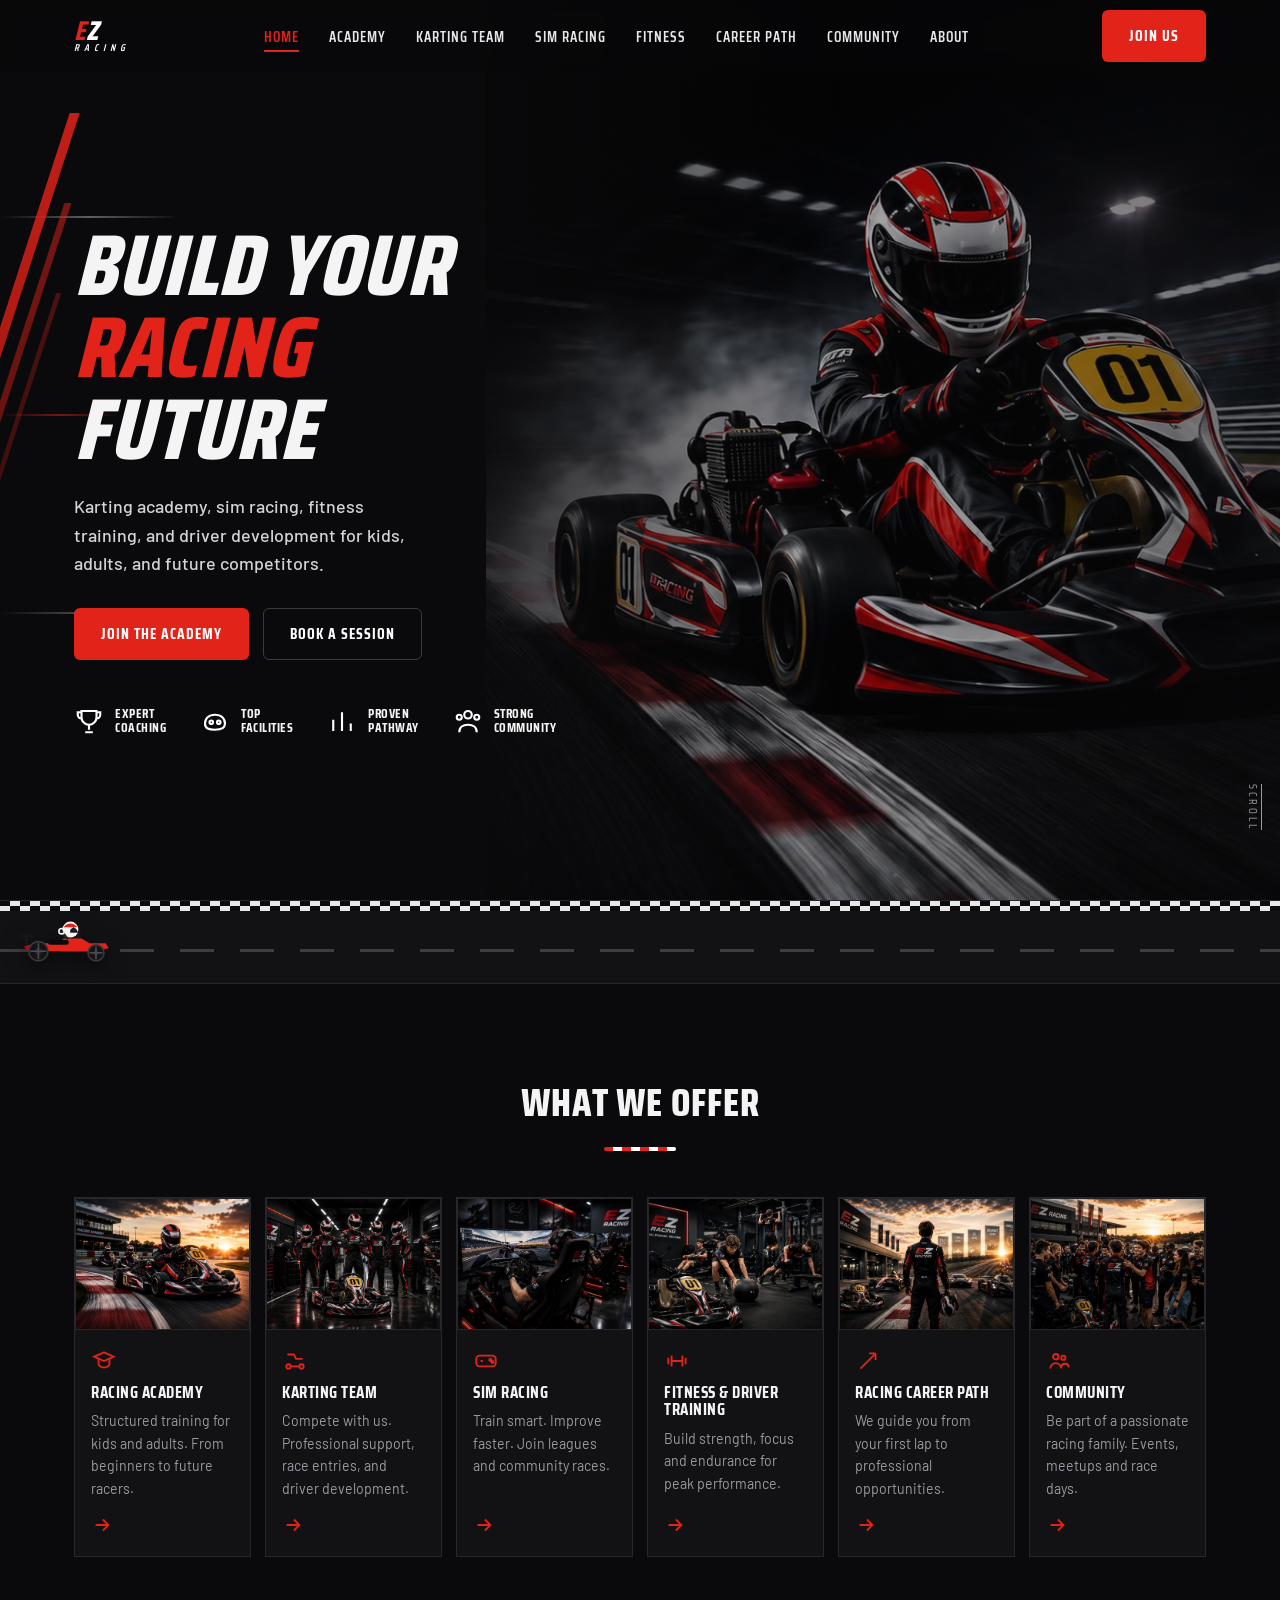
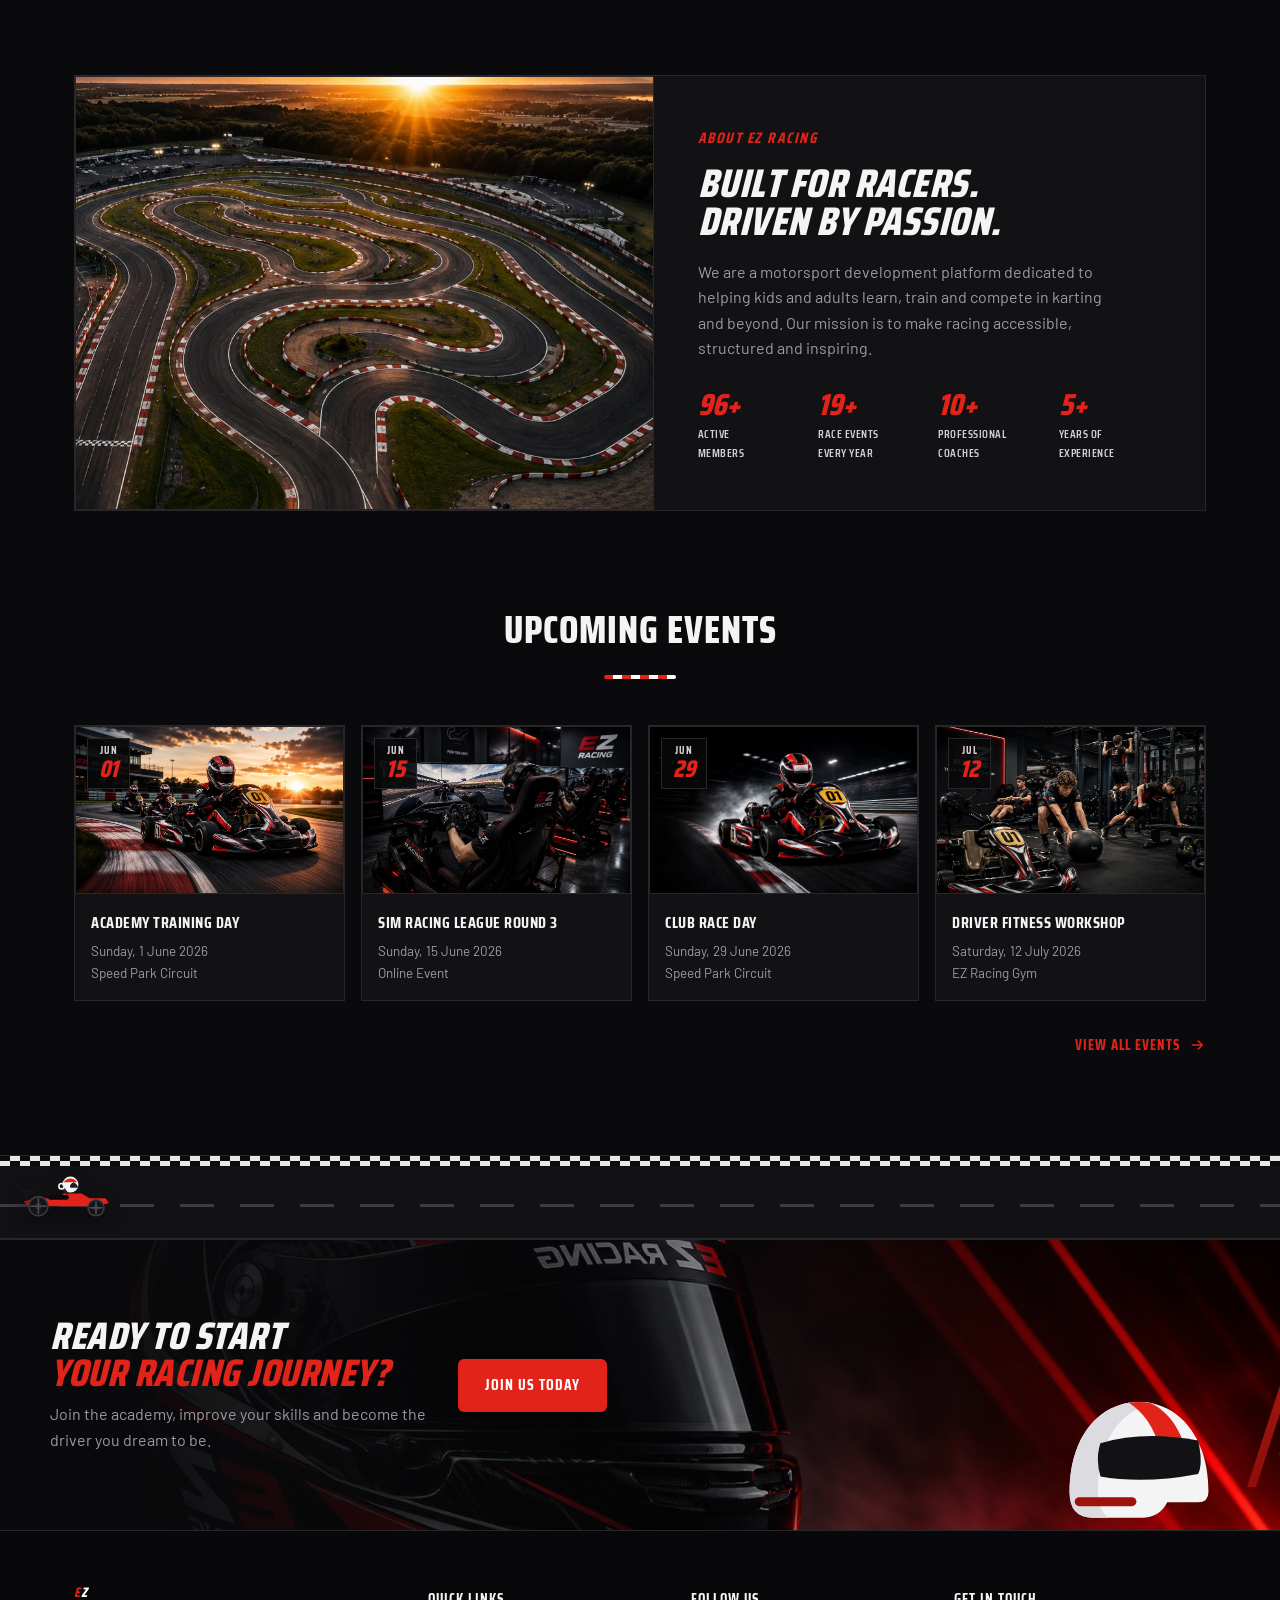
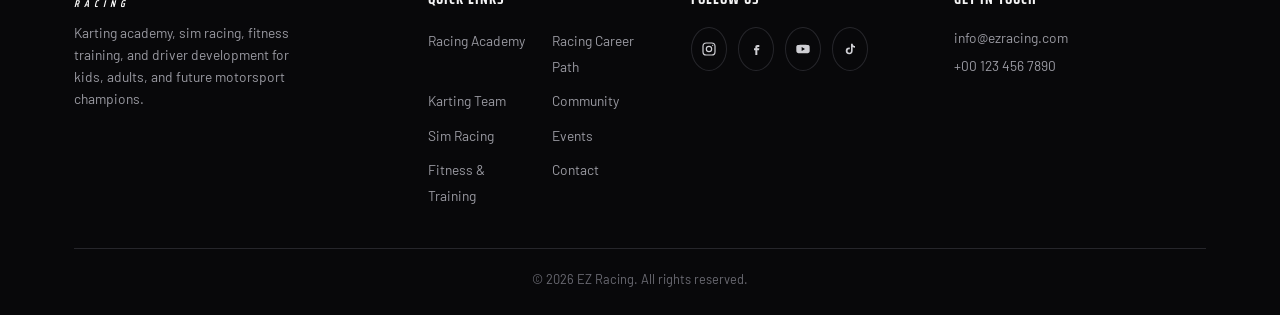
<file: index.html>
<!DOCTYPE html>
<html lang="en">
<head>
<meta charset="UTF-8">
<meta name="viewport" content="width=device-width, initial-scale=1.0">
<title>EZ Racing | Karting Academy, Sim Racing & Driver Development</title>
<meta name="description" content="EZ Racing is a karting academy and driver development platform for kids and adults — racing academy, competitive karting team, sim racing, driver fitness and a clear career path to professional motorsport.">
<meta name="robots" content="index, follow">
<meta name="theme-color" content="#0a0a0c">
<link rel="canonical" href="https://www.ezracing.com/">
<link rel="icon" type="image/svg+xml" href="assets/img/favicon.svg">
<meta property="og:type" content="website">
<meta property="og:site_name" content="EZ Racing">
<meta property="og:title" content="EZ Racing | Karting Academy, Sim Racing & Driver Development">
<meta property="og:description" content="EZ Racing is a karting academy and driver development platform for kids and adults — racing academy, competitive karting team, sim racing, driver fitness and a clear career path to professional motorsport.">
<meta property="og:url" content="https://www.ezracing.com/">
<meta property="og:image" content="https://www.ezracing.com/assets/img/kart-hero.jpg">
<meta name="twitter:card" content="summary_large_image">
<meta name="twitter:title" content="EZ Racing | Karting Academy, Sim Racing & Driver Development">
<meta name="twitter:description" content="EZ Racing is a karting academy and driver development platform for kids and adults — racing academy, competitive karting team, sim racing, driver fitness and a clear career path to professional motorsport.">
<meta name="twitter:image" content="https://www.ezracing.com/assets/img/kart-hero.jpg">
<script type="application/ld+json">{"@context":"https://schema.org","@type":"SportsOrganization","name":"EZ Racing","url":"https://www.ezracing.com/","logo":"https://www.ezracing.com/assets/img/kart-hero.jpg","description":"Karting academy, sim racing, fitness training and driver development for kids and adults.","email":"info@ezracing.com","telephone":"+001234567890","sameAs":["https://instagram.com","https://facebook.com","https://youtube.com","https://tiktok.com"]}</script>
<script type="application/ld+json">{"@context":"https://schema.org","@type":"WebPage","name":"Home","url":"https://www.ezracing.com/","description":"EZ Racing is a karting academy and driver development platform for kids and adults \u2014 racing academy, competitive karting team, sim racing, driver fitness and a clear career path to professional motorsport.","isPartOf":{"@type":"WebSite","name":"EZ Racing","url":"https://www.ezracing.com/"}}</script>
<link rel="preconnect" href="https://fonts.googleapis.com">
<link rel="preconnect" href="https://fonts.gstatic.com" crossorigin>
<link href="https://fonts.googleapis.com/css2?family=Saira+Condensed:ital,wght@0,500;0,600;0,700;0,800;1,700;1,800&family=Barlow:wght@400;500;600;700&display=swap" rel="stylesheet">
<link rel="stylesheet" href="assets/css/styles.css">
</head>
<body>
<a class="skip-link" href="#main-content">Skip to main content</a>

<!-- ============ HEADER ============ -->
<header id="hdr">
  <div class="wrap nav">
    <a href="index.html" class="logo">
      <span class="e ez"><b>E</b>Z</span>
      <small>RACING</small>
    </a>
    <ul class="nav-links" id="navlinks">
      <li><a href="index.html" class="active">Home</a></li>
      <li><a href="academy.html">Academy</a></li>
      <li><a href="karting-team.html">Karting Team</a></li>
      <li><a href="sim-racing.html">Sim Racing</a></li>
      <li><a href="fitness.html">Fitness</a></li>
      <li><a href="career-path.html">Career Path</a></li>
      <li><a href="community.html">Community</a></li>
      <li><a href="about.html">About</a></li>
    </ul>
    <div class="nav-cta">
      <a href="contact.html?type=join" class="btn btn-red">Join Us</a>
      <button class="hamburger" id="burger" aria-label="Menu"><span></span><span></span><span></span></button>
    </div>
  </div>
</header>

<!-- ============ HERO ============ -->
<section id="main-content" class="hero">
  <div class="speed-lines" aria-hidden="true"><i></i><i></i><i></i></div>
  <div class="hero-bg">
    <div class="hero-kart"><img fetchpriority="high" decoding="async" src="assets/img/kart-hero.jpg" alt="EZ Racing kart on track"></div>
  </div>
  <div class="slash"><i></i><i></i><i></i></div>
  <div class="wrap hero-inner">
    <h1 class="display">Build Your <span class="red">Racing</span> Future</h1>
    <p class="lead">Karting academy, sim racing, fitness training, and driver development for kids, adults, and future competitors.</p>
    <div class="hero-actions">
      <a href="academy.html" class="btn btn-red">Join The Academy</a>
      <a href="contact.html?type=booking" class="btn btn-ghost">Book A Session</a>
    </div>
    <div class="hero-feats">
      <div class="feat">
        <svg viewBox="0 0 24 24" fill="none" stroke="currentColor" stroke-width="1.7"><path d="M6 9V4h12v5a6 6 0 0 1-12 0Z"/><path d="M6 5H3v2a3 3 0 0 0 3 3M18 5h3v2a3 3 0 0 1-3 3"/><path d="M12 15v4M9 21h6"/></svg>
        <span>Expert<br>Coaching</span>
      </div>
      <div class="feat">
        <svg viewBox="0 0 24 24" fill="none" stroke="currentColor" stroke-width="1.7"><path d="M4 14c0-4 3-7 8-7s8 3 8 7-3 5-8 5-8-1-8-5Z"/><circle cx="9" cy="13" r="1.4"/><circle cx="15" cy="13" r="1.4"/></svg>
        <span>Top<br>Facilities</span>
      </div>
      <div class="feat">
        <svg viewBox="0 0 24 24" fill="none" stroke="currentColor" stroke-width="1.7"><path d="M5 20V11M12 20V5M19 20v-6"/></svg>
        <span>Proven<br>Pathway</span>
      </div>
      <div class="feat">
        <svg viewBox="0 0 24 24" fill="none" stroke="currentColor" stroke-width="1.7"><circle cx="12" cy="7" r="3"/><path d="M5 21c0-4 3-6 7-6s7 2 7 6"/><circle cx="5" cy="9" r="2"/><circle cx="19" cy="9" r="2"/></svg>
        <span>Strong<br>Community</span>
      </div>
    </div>
  </div>
  <div class="scroll-tag">Scroll</div>
</section>

<!-- animated race kart divider -->
<div class="track-strip" aria-hidden="true"><svg class="strip-kart" viewBox="0 0 150 70" xmlns="http://www.w3.org/2000/svg" aria-hidden="true" focusable="false">
  <g class="speedline" stroke="#e2231a" stroke-width="3" stroke-linecap="round" stroke-dasharray="10 18">
    <line x1="2" y1="38" x2="34" y2="38"/>
    <line x1="6" y1="48" x2="30" y2="48" stroke="#9a9aa2"/>
    <line x1="0" y1="58" x2="26" y2="58" stroke="#fff" opacity=".6"/>
  </g>
  <!-- driver body + helmet -->
  <path d="M78 38 q4 -14 14 -14 q9 0 9 12 l0 6 z" fill="#16161a"/>
  <g>
    <circle cx="88" cy="27" r="10" fill="#f4f4f5"/>
    <path d="M79.5 24 a10 10 0 0 1 17 0 z" fill="#e2231a"/>
    <path d="M92 24 a10 10 0 0 1 5.6 7 l-9.6 0 q-2 -4 4 -7z" fill="#1c1c22"/>
  </g>
  <!-- chassis -->
  <path d="M30 48 L46 44 L72 44 L80 38 L102 38 L112 44 L132 44 L136 50 L120 54 L46 54 Z" fill="#e2231a"/>
  <path d="M30 48 L46 44 L46 54 L34 54 Z" fill="#9e120c"/>
  <rect x="60" y="40" width="26" height="6" rx="3" fill="#0a0a0c"/>
  <!-- steering -->
  <line x1="84" y1="38" x2="78" y2="30" stroke="#26262b" stroke-width="3" stroke-linecap="round"/>
  <circle cx="77" cy="29" r="3.4" fill="none" stroke="#f4f4f5" stroke-width="2"/>
  <!-- rear wing -->
  <rect x="26" y="33" width="16" height="4" rx="2" fill="#16161a"/>
  <line x1="33" y1="37" x2="33" y2="46" stroke="#16161a" stroke-width="3"/>
  <!-- wheels -->
  <g class="wheel">
    <circle cx="48" cy="54" r="12" fill="#141417" stroke="#3a3a40" stroke-width="2"/>
    <circle cx="48" cy="54" r="4.4" fill="#26262b"/>
    <line x1="48" y1="44" x2="48" y2="64" stroke="#4b4b52" stroke-width="2"/>
    <line x1="38" y1="54" x2="58" y2="54" stroke="#4b4b52" stroke-width="2"/>
  </g>
  <g class="wheel">
    <circle cx="120" cy="56" r="10" fill="#141417" stroke="#3a3a40" stroke-width="2"/>
    <circle cx="120" cy="56" r="3.6" fill="#26262b"/>
    <line x1="120" y1="48" x2="120" y2="64" stroke="#4b4b52" stroke-width="2"/>
    <line x1="112" y1="56" x2="128" y2="56" stroke="#4b4b52" stroke-width="2"/>
  </g>
</svg></div>


<!-- ============ WHAT WE OFFER ============ -->
<section class="offer">
  <div class="wrap">
    <h2 class="section-title reveal">What We Offer</h2>
    <div class="offer-grid">
      <!-- card -->
      <a href="academy.html" class="ocard reveal">
        <div class="ph"><img loading="lazy" decoding="async" src="assets/img/academy.jpg" alt="Racing Academy"></div>
        <div class="ocard-body">
          <svg class="oicon" viewBox="0 0 24 24" fill="none" stroke="currentColor" stroke-width="1.7"><path d="M3 8l9-4 9 4-9 4-9-4Z"/><path d="M7 10v5c0 1.5 2.5 3 5 3s5-1.5 5-3v-5"/></svg>
          <h3>Racing Academy</h3>
          <p>Structured training for kids and adults. From beginners to future racers.</p>
          <svg class="arrow" viewBox="0 0 24 24" fill="none" stroke="currentColor" stroke-width="2"><path d="M5 12h14M13 6l6 6-6 6"/></svg>
        </div>
      </a>
      <a href="karting-team.html" class="ocard reveal">
        <div class="ph"><img loading="lazy" decoding="async" src="assets/img/karting-team.jpg" alt="Karting Team"></div>
        <div class="ocard-body">
          <svg class="oicon" viewBox="0 0 24 24" fill="none" stroke="currentColor" stroke-width="1.7"><path d="M5 6h6l2 4h6"/><circle cx="6" cy="17" r="2"/><circle cx="18" cy="17" r="2"/><path d="M8 17h8"/></svg>
          <h3>Karting Team</h3>
          <p>Compete with us. Professional support, race entries, and driver development.</p>
          <svg class="arrow" viewBox="0 0 24 24" fill="none" stroke="currentColor" stroke-width="2"><path d="M5 12h14M13 6l6 6-6 6"/></svg>
        </div>
      </a>
      <a href="sim-racing.html" class="ocard reveal">
        <div class="ph"><img loading="lazy" decoding="async" src="assets/img/sim-racing.jpg" alt="Sim Racing"></div>
        <div class="ocard-body">
          <svg class="oicon" viewBox="0 0 24 24" fill="none" stroke="currentColor" stroke-width="1.7"><rect x="3" y="7" width="18" height="10" rx="3"/><path d="M7 12h2M8 11v2"/><circle cx="16" cy="11" r="1"/><circle cx="18" cy="13" r="1"/></svg>
          <h3>Sim Racing</h3>
          <p>Train smart. Improve faster. Join leagues and community races.</p>
          <svg class="arrow" viewBox="0 0 24 24" fill="none" stroke="currentColor" stroke-width="2"><path d="M5 12h14M13 6l6 6-6 6"/></svg>
        </div>
      </a>
      <a href="fitness.html" class="ocard reveal">
        <div class="ph"><img loading="lazy" decoding="async" src="assets/img/fitness.jpg" alt="Fitness & Driver Training"></div>
        <div class="ocard-body">
          <svg class="oicon" viewBox="0 0 24 24" fill="none" stroke="currentColor" stroke-width="1.7"><path d="M4 9v6M20 9v6M7 7v10M17 7v10M7 12h10"/></svg>
          <h3>Fitness &amp; Driver Training</h3>
          <p>Build strength, focus and endurance for peak performance.</p>
          <svg class="arrow" viewBox="0 0 24 24" fill="none" stroke="currentColor" stroke-width="2"><path d="M5 12h14M13 6l6 6-6 6"/></svg>
        </div>
      </a>
      <a href="career-path.html" class="ocard reveal">
        <div class="ph"><img loading="lazy" decoding="async" src="assets/img/career.jpg" alt="Racing Career Path"></div>
        <div class="ocard-body">
          <svg class="oicon" viewBox="0 0 24 24" fill="none" stroke="currentColor" stroke-width="1.7"><path d="M5 19L19 5M19 5h-6M19 5v6"/></svg>
          <h3>Racing Career Path</h3>
          <p>We guide you from your first lap to professional opportunities.</p>
          <svg class="arrow" viewBox="0 0 24 24" fill="none" stroke="currentColor" stroke-width="2"><path d="M5 12h14M13 6l6 6-6 6"/></svg>
        </div>
      </a>
      <a href="community.html" class="ocard reveal">
        <div class="ph"><img loading="lazy" decoding="async" src="assets/img/community.jpg" alt="Community"></div>
        <div class="ocard-body">
          <svg class="oicon" viewBox="0 0 24 24" fill="none" stroke="currentColor" stroke-width="1.7"><circle cx="9" cy="8" r="2.5"/><circle cx="16" cy="9" r="2"/><path d="M4 19c0-3 2.5-5 5-5s5 2 5 5M14 18c0-2 1.5-3.5 3.5-3.5S21 16 21 18"/></svg>
          <h3>Community</h3>
          <p>Be part of a passionate racing family. Events, meetups and race days.</p>
          <svg class="arrow" viewBox="0 0 24 24" fill="none" stroke="currentColor" stroke-width="2"><path d="M5 12h14M13 6l6 6-6 6"/></svg>
        </div>
      </a>
    </div>
  </div>
</section>

<!-- ============ ABOUT ============ -->
<section class="about">
  <div class="wrap">
    <div class="about-grid reveal">
      <div class="ph"><img loading="lazy" decoding="async" src="assets/img/circuit.jpg" alt="EZ Racing circuit at sunset"></div>
      <div class="about-text">
        <span class="eyebrow">About EZ Racing</span>
        <h2 class="display">Built For Racers.<br>Driven By Passion.</h2>
        <p>We are a motorsport development platform dedicated to helping kids and adults learn, train and compete in karting and beyond. Our mission is to make racing accessible, structured and inspiring.</p>
        <div class="stats">
          <div class="stat"><div class="num">100+</div><div class="lbl">Active<br>Members</div></div>
          <div class="stat"><div class="num">20+</div><div class="lbl">Race Events<br>Every Year</div></div>
          <div class="stat"><div class="num">10+</div><div class="lbl">Professional<br>Coaches</div></div>
          <div class="stat"><div class="num">5+</div><div class="lbl">Years Of<br>Experience</div></div>
        </div>
      </div>
    </div>
  </div>
</section>

<!-- ============ UPCOMING EVENTS ============ -->
<section class="events">
  <div class="wrap">
    <h2 class="section-title reveal">Upcoming Events</h2>
    <div class="events-grid">
      <article class="ecard reveal">
        <div class="date-badge"><div class="m">Jun</div><div class="d">01</div></div>
        <div class="ph"><img loading="lazy" decoding="async" src="assets/img/academy.jpg" alt="Academy Training Day"></div>
        <div class="ecard-body"><h3>Academy Training Day</h3><p>Sunday, 1 June 2026<br>Speed Park Circuit</p></div>
      </article>
      <article class="ecard reveal">
        <div class="date-badge"><div class="m">Jun</div><div class="d">15</div></div>
        <div class="ph"><img loading="lazy" decoding="async" src="assets/img/sim-racing.jpg" alt="Sim Racing League"></div>
        <div class="ecard-body"><h3>Sim Racing League Round 3</h3><p>Sunday, 15 June 2026<br>Online Event</p></div>
      </article>
      <article class="ecard reveal">
        <div class="date-badge"><div class="m">Jun</div><div class="d">29</div></div>
        <div class="ph"><img loading="lazy" decoding="async" src="assets/img/kart-hero.jpg" alt="Club Race Day"></div>
        <div class="ecard-body"><h3>Club Race Day</h3><p>Sunday, 29 June 2026<br>Speed Park Circuit</p></div>
      </article>
      <article class="ecard reveal">
        <div class="date-badge"><div class="m">Jul</div><div class="d">12</div></div>
        <div class="ph"><img loading="lazy" decoding="async" src="assets/img/fitness.jpg" alt="Driver Fitness Workshop"></div>
        <div class="ecard-body"><h3>Driver Fitness Workshop</h3><p>Saturday, 12 July 2026<br>EZ Racing Gym</p></div>
      </article>
    </div>
    <div class="more">
      <a href="events.html" class="link-red">View All Events
        <svg viewBox="0 0 24 24" fill="none" stroke="currentColor" stroke-width="2"><path d="M5 12h14M13 6l6 6-6 6"/></svg>
      </a>
    </div>
  </div>
</section>


<!-- animated race kart divider -->
<div class="track-strip" aria-hidden="true"><svg class="strip-kart" viewBox="0 0 150 70" xmlns="http://www.w3.org/2000/svg" aria-hidden="true" focusable="false">
  <g class="speedline" stroke="#e2231a" stroke-width="3" stroke-linecap="round" stroke-dasharray="10 18">
    <line x1="2" y1="38" x2="34" y2="38"/>
    <line x1="6" y1="48" x2="30" y2="48" stroke="#9a9aa2"/>
    <line x1="0" y1="58" x2="26" y2="58" stroke="#fff" opacity=".6"/>
  </g>
  <!-- driver body + helmet -->
  <path d="M78 38 q4 -14 14 -14 q9 0 9 12 l0 6 z" fill="#16161a"/>
  <g>
    <circle cx="88" cy="27" r="10" fill="#f4f4f5"/>
    <path d="M79.5 24 a10 10 0 0 1 17 0 z" fill="#e2231a"/>
    <path d="M92 24 a10 10 0 0 1 5.6 7 l-9.6 0 q-2 -4 4 -7z" fill="#1c1c22"/>
  </g>
  <!-- chassis -->
  <path d="M30 48 L46 44 L72 44 L80 38 L102 38 L112 44 L132 44 L136 50 L120 54 L46 54 Z" fill="#e2231a"/>
  <path d="M30 48 L46 44 L46 54 L34 54 Z" fill="#9e120c"/>
  <rect x="60" y="40" width="26" height="6" rx="3" fill="#0a0a0c"/>
  <!-- steering -->
  <line x1="84" y1="38" x2="78" y2="30" stroke="#26262b" stroke-width="3" stroke-linecap="round"/>
  <circle cx="77" cy="29" r="3.4" fill="none" stroke="#f4f4f5" stroke-width="2"/>
  <!-- rear wing -->
  <rect x="26" y="33" width="16" height="4" rx="2" fill="#16161a"/>
  <line x1="33" y1="37" x2="33" y2="46" stroke="#16161a" stroke-width="3"/>
  <!-- wheels -->
  <g class="wheel">
    <circle cx="48" cy="54" r="12" fill="#141417" stroke="#3a3a40" stroke-width="2"/>
    <circle cx="48" cy="54" r="4.4" fill="#26262b"/>
    <line x1="48" y1="44" x2="48" y2="64" stroke="#4b4b52" stroke-width="2"/>
    <line x1="38" y1="54" x2="58" y2="54" stroke="#4b4b52" stroke-width="2"/>
  </g>
  <g class="wheel">
    <circle cx="120" cy="56" r="10" fill="#141417" stroke="#3a3a40" stroke-width="2"/>
    <circle cx="120" cy="56" r="3.6" fill="#26262b"/>
    <line x1="120" y1="48" x2="120" y2="64" stroke="#4b4b52" stroke-width="2"/>
    <line x1="112" y1="56" x2="128" y2="56" stroke="#4b4b52" stroke-width="2"/>
  </g>
</svg></div>

<!-- ============ CTA ============ -->
<section class="cta">
  <div class="cta-bg"><img loading="lazy" decoding="async" class="cta-helmet" src="assets/img/helmet.jpg" alt="EZ Racing helmet"></div>
  <div class="slash-r"><i></i><i></i></div>
  <div class="cta-art" aria-hidden="true"><svg class="helmet-float" viewBox="0 0 140 120" xmlns="http://www.w3.org/2000/svg" aria-hidden="true" focusable="false">
  <path d="M16 84 C16 40 40 14 70 14 C100 14 124 40 124 84 q0 8 -8 8 L92 92 q-6 12 -20 12 L34 104 q-18 0 -18 -20 Z" fill="#f4f4f5"/>
  <path d="M16 84 C16 40 40 14 70 14 q6 0 11 1 C52 22 38 48 38 84 q0 14 8 20 L34 104 q-18 0 -18 -20Z" fill="#dcdce0"/>
  <path d="M62 14.6 q8 -1.2 16 0 C92 20 104 36 108 58 L88 58 C84 36 74 22 62 14.6 Z" fill="#e2231a"/>
  <g>
    <path d="M40 46 q34 -10 76 -2 q4 18 0 26 q-42 8 -76 2 q-4 -14 0 -26 Z" fill="#121215"/>
    <ellipse class="visor-shine" cx="70" cy="58" rx="9" ry="15" fill="#fff" opacity="0" transform="rotate(18 70 58)"/>
  </g>
  <rect x="20" y="88" width="48" height="7" rx="3.5" fill="#9e120c"/>
</svg></div>
  <div class="wrap cta-inner">
    <div>
      <h2 class="display">Ready To Start<br><span class="red">Your Racing Journey?</span></h2>
      <p>Join the academy, improve your skills and become the driver you dream to be.</p>
    </div>
    <a href="contact.html?type=join" class="btn btn-red">Join Us Today</a>
  </div>
</section>

<!-- ============ FOOTER ============ -->
<footer>
  <div class="wrap">
    <div class="foot-grid">
      <div class="foot-col foot-about">
        <a href="index.html" class="logo"><span class="e ez"><b>E</b>Z</span><small>RACING</small></a>
        <p>Karting academy, sim racing, fitness training, and driver development for kids, adults, and future motorsport champions.</p>
      </div>
      <div class="foot-col links">
        <h4>Quick Links</h4>
        <ul>
          <li><a href="academy.html">Racing Academy</a></li>
          <li><a href="career-path.html">Racing Career Path</a></li>
          <li><a href="karting-team.html">Karting Team</a></li>
          <li><a href="community.html">Community</a></li>
          <li><a href="sim-racing.html">Sim Racing</a></li>
          <li><a href="events.html">Events</a></li>
          <li><a href="fitness.html">Fitness &amp; Training</a></li>
          <li><a href="contact.html">Contact</a></li>
        </ul>
      </div>
      <div class="foot-col">
        <h4>Follow Us</h4>
        <div class="socials">
          <a href="https://instagram.com" aria-label="Instagram" target="_blank" rel="noopener"><svg viewBox="0 0 24 24" fill="none" stroke="currentColor" stroke-width="1.8"><rect x="3" y="3" width="18" height="18" rx="5"/><circle cx="12" cy="12" r="4"/><circle cx="17.5" cy="6.5" r="1" fill="currentColor" stroke="none"/></svg></a>
          <a href="https://facebook.com" aria-label="Facebook" target="_blank" rel="noopener"><svg viewBox="0 0 24 24" fill="currentColor"><path d="M14 9h3V6h-3c-2 0-3 1.3-3 3.2V11H9v3h2v7h3v-7h2.5l.5-3H14V9.5c0-.4.2-.5.6-.5Z"/></svg></a>
          <a href="https://youtube.com" aria-label="YouTube" target="_blank" rel="noopener"><svg viewBox="0 0 24 24" fill="currentColor"><path d="M22 8.2a3 3 0 0 0-2.1-2.1C18 5.5 12 5.5 12 5.5s-6 0-7.9.6A3 3 0 0 0 2 8.2 31 31 0 0 0 2 12a31 31 0 0 0 .1 3.8 3 3 0 0 0 2.1 2.1c1.9.6 7.8.6 7.8.6s6 0 7.9-.6a3 3 0 0 0 2.1-2.1A31 31 0 0 0 22 12a31 31 0 0 0-.1-3.8ZM10 15V9l5 3Z"/></svg></a>
          <a href="https://tiktok.com" aria-label="TikTok" target="_blank" rel="noopener"><svg viewBox="0 0 24 24" fill="currentColor"><path d="M16 4c.3 2 1.6 3.4 3.5 3.6v2.6c-1.3 0-2.5-.4-3.5-1.1v5.7a5.2 5.2 0 1 1-5.2-5.2c.3 0 .6 0 .9.1v2.7a2.6 2.6 0 1 0 1.8 2.5V4Z"/></svg></a>
        </div>
      </div>
      <div class="foot-col foot-contact">
        <h4>Get In Touch</h4>
        <p>info@ezracing.com</p>
        <p>+00 123 456 7890</p>
      </div>
    </div>
    <div class="foot-bottom">© 2026 EZ Racing. All rights reserved.</div>
  </div>
</footer>

<script src="assets/js/main.js" defer></script>
</body>
</html>
</file>
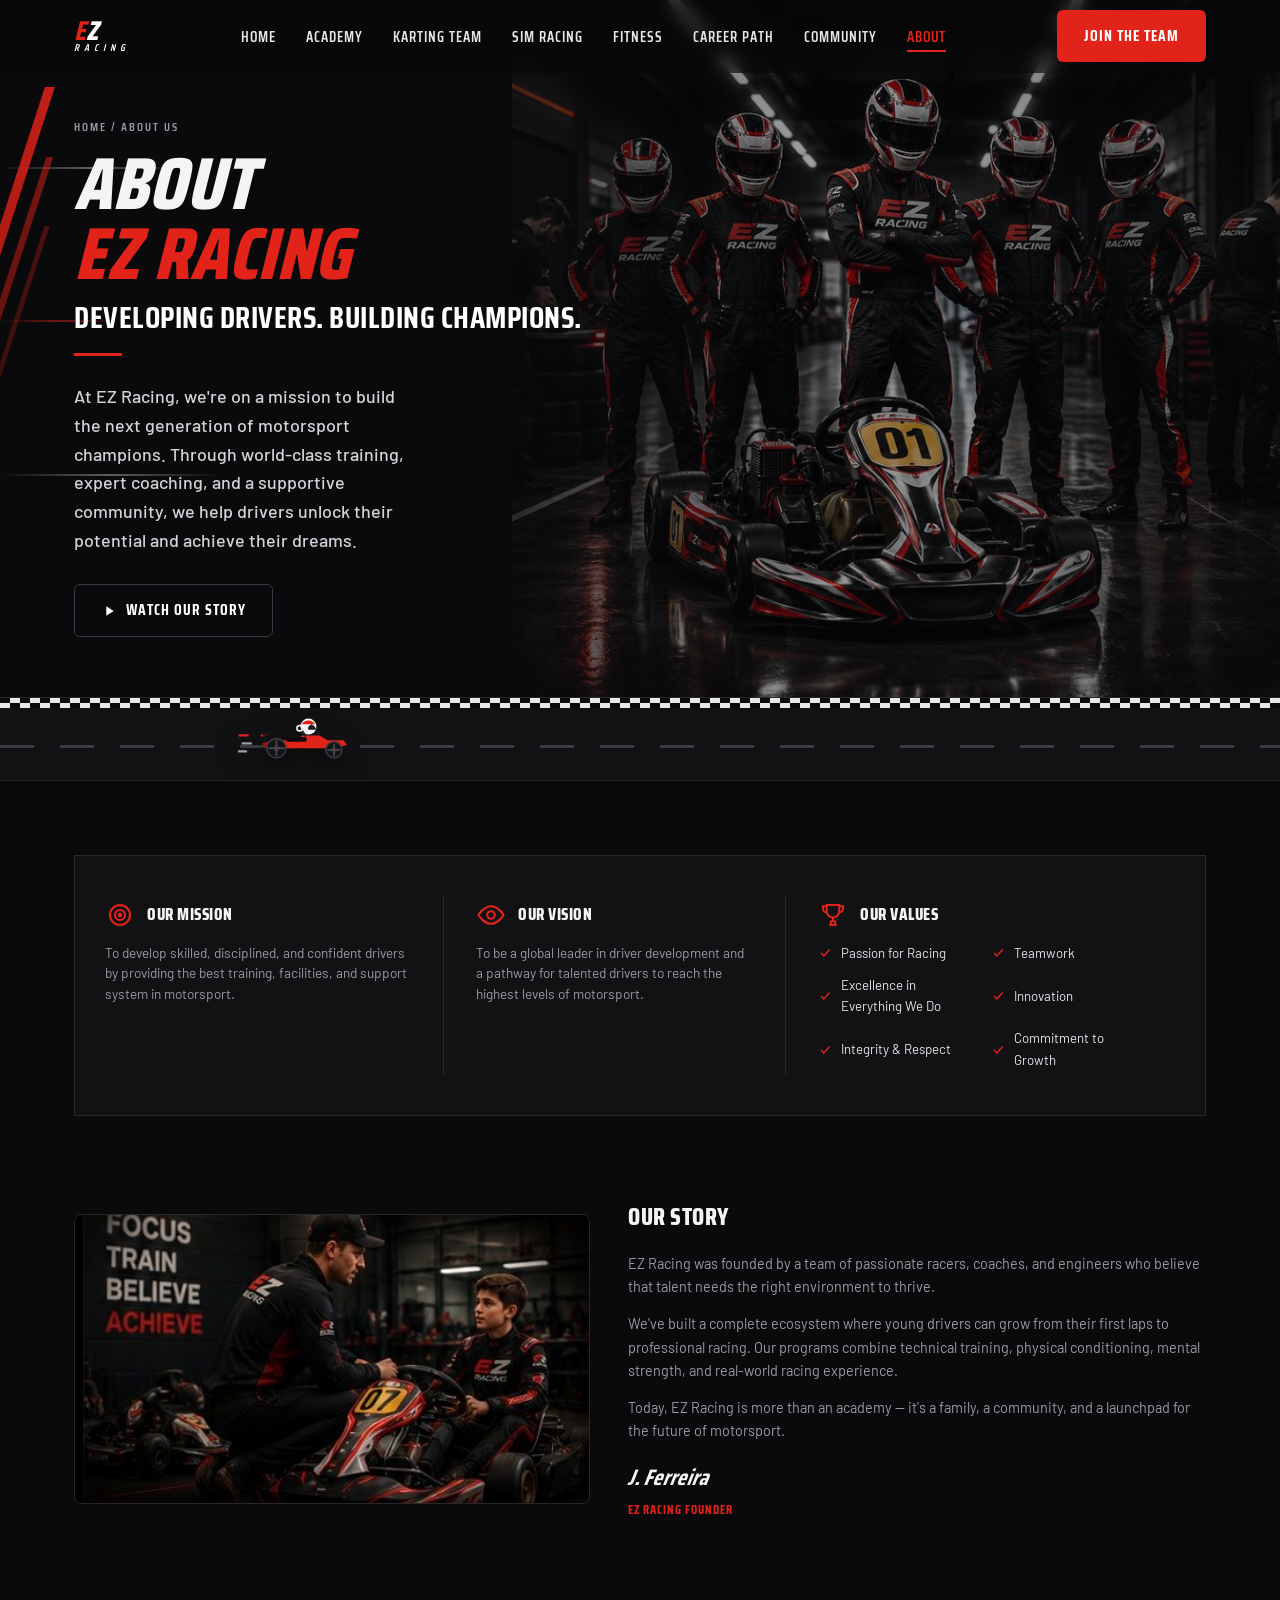
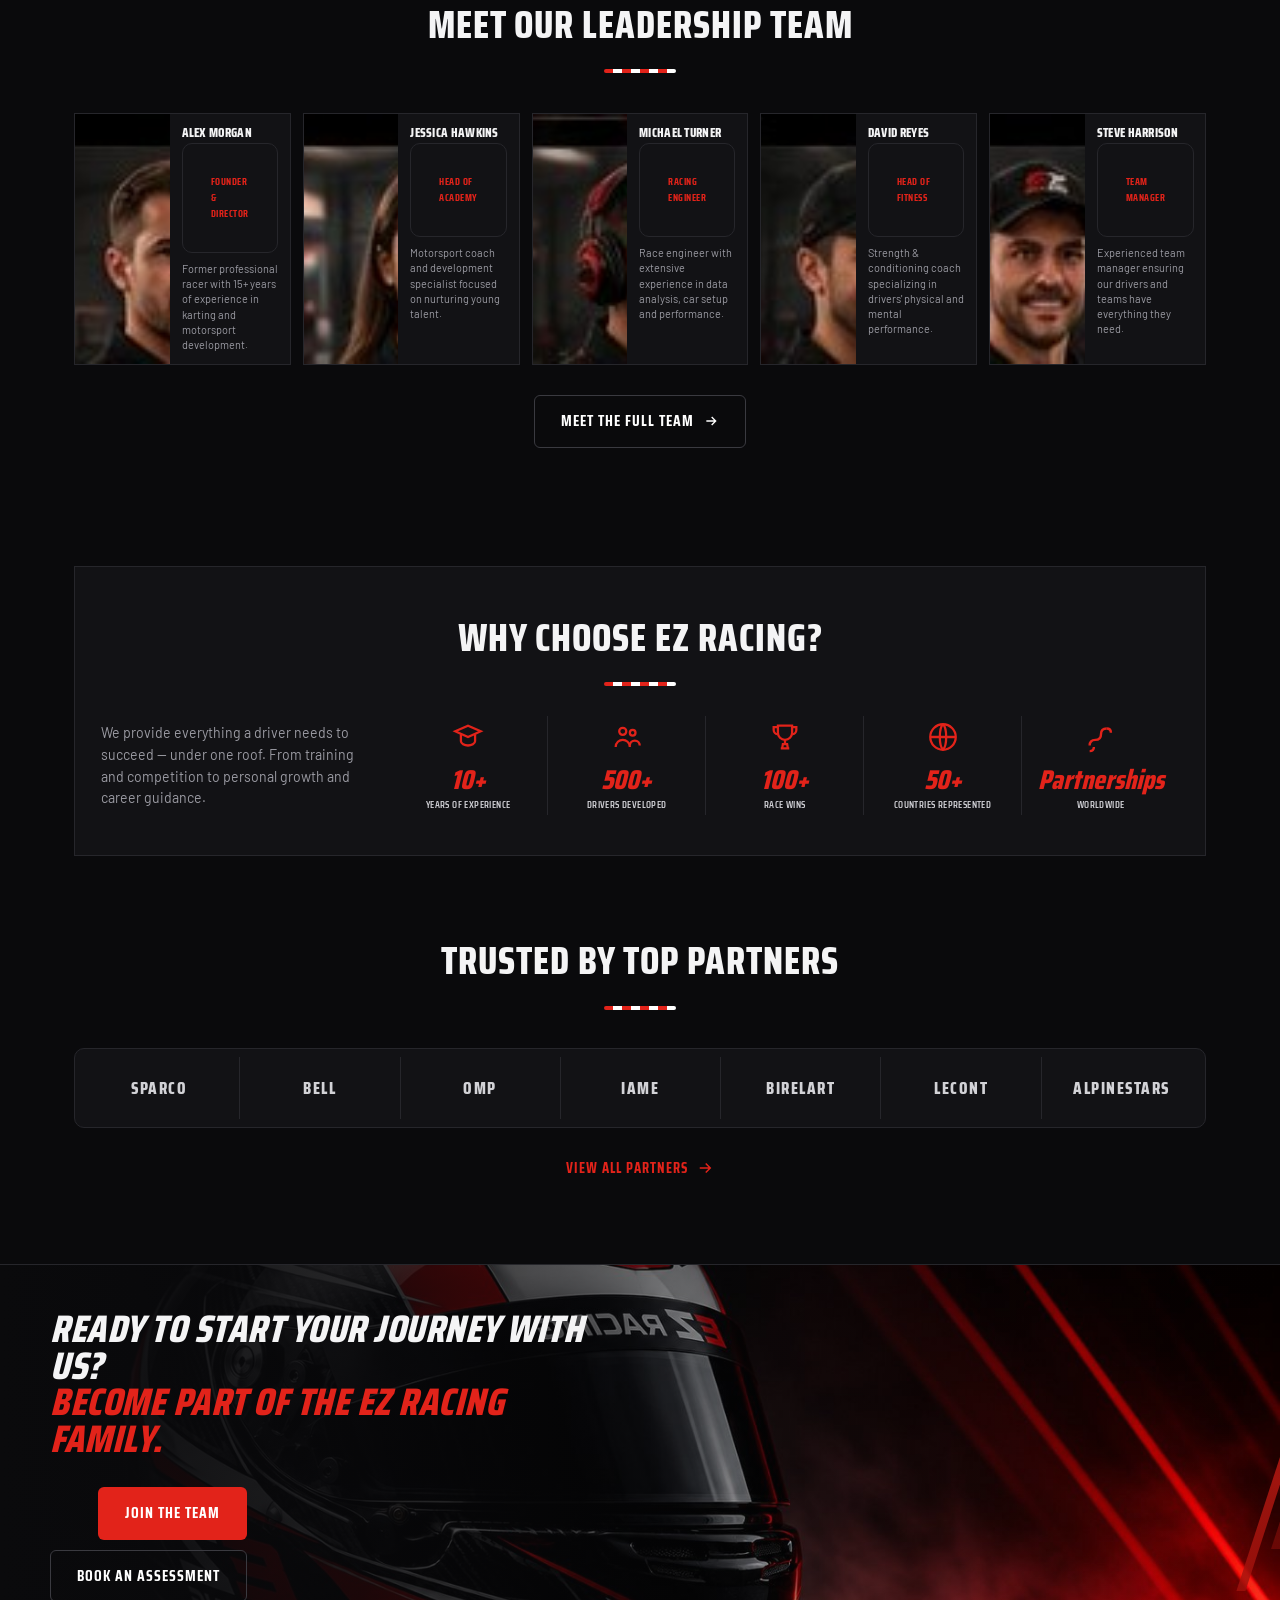
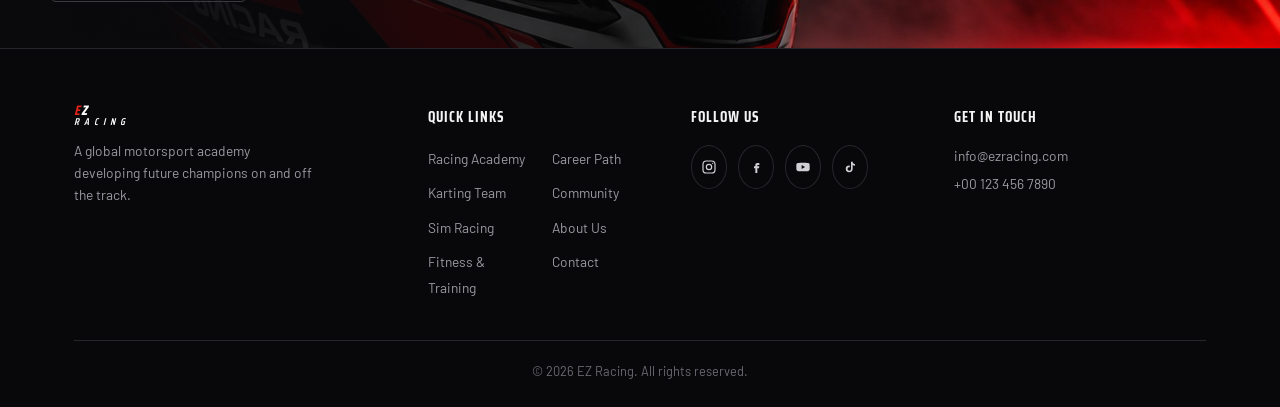
<file: about.html>
<!DOCTYPE html>
<html lang="en">
<head>
<meta charset="UTF-8">
<meta name="viewport" content="width=device-width, initial-scale=1.0">
<title>About EZ Racing | Our Story, Mission & Coaches</title>
<meta name="description" content="Learn about EZ Racing — a motorsport development platform making racing accessible, structured and inspiring for kids and adults, led by experienced coaches.">
<meta name="robots" content="index, follow">
<meta name="theme-color" content="#0a0a0c">
<link rel="canonical" href="https://www.ezracing.com/about.html">
<link rel="icon" type="image/svg+xml" href="assets/img/favicon.svg">
<meta property="og:type" content="website">
<meta property="og:site_name" content="EZ Racing">
<meta property="og:title" content="About EZ Racing | Our Story, Mission & Coaches">
<meta property="og:description" content="Learn about EZ Racing — a motorsport development platform making racing accessible, structured and inspiring for kids and adults, led by experienced coaches.">
<meta property="og:url" content="https://www.ezracing.com/about.html">
<meta property="og:image" content="https://www.ezracing.com/assets/img/kart-hero.jpg">
<meta name="twitter:card" content="summary_large_image">
<meta name="twitter:title" content="About EZ Racing | Our Story, Mission & Coaches">
<meta name="twitter:description" content="Learn about EZ Racing — a motorsport development platform making racing accessible, structured and inspiring for kids and adults, led by experienced coaches.">
<meta name="twitter:image" content="https://www.ezracing.com/assets/img/kart-hero.jpg">
<script type="application/ld+json">{"@context":"https://schema.org","@type":"WebPage","name":"About","url":"https://www.ezracing.com/about.html","description":"Learn about EZ Racing \u2014 a motorsport development platform making racing accessible, structured and inspiring for kids and adults, led by experienced coaches.","isPartOf":{"@type":"WebSite","name":"EZ Racing","url":"https://www.ezracing.com/"}}</script>
<script type="application/ld+json">{"@context":"https://schema.org","@type":"BreadcrumbList","itemListElement":[{"@type":"ListItem","position":1,"name":"Home","item":"https://www.ezracing.com/"},{"@type":"ListItem","position":2,"name":"About","item":"https://www.ezracing.com/about.html"}]}</script>
<link rel="preconnect" href="https://fonts.googleapis.com">
<link rel="preconnect" href="https://fonts.gstatic.com" crossorigin>
<link href="https://fonts.googleapis.com/css2?family=Saira+Condensed:ital,wght@0,500;0,600;0,700;0,800;1,700;1,800&family=Barlow:wght@400;500;600;700&display=swap" rel="stylesheet">
<link rel="stylesheet" href="assets/css/styles.css">
</head>
<body>
<a class="skip-link" href="#main-content">Skip to main content</a><header id="hdr">
  <div class="wrap nav">
    <a href="index.html" class="logo"><span class="e ez"><b>E</b>Z</span><small>RACING</small></a>
    <ul class="nav-links" id="navlinks">
      <li><a href="index.html">Home</a></li>
      <li><a href="academy.html">Academy</a></li>
      <li><a href="karting-team.html">Karting Team</a></li>
      <li><a href="sim-racing.html">Sim Racing</a></li>
      <li><a href="fitness.html">Fitness</a></li>
      <li><a href="career-path.html">Career Path</a></li>
      <li><a href="community.html">Community</a></li>
      <li><a href="about.html" class="active">About</a></li>
    </ul>
    <div class="nav-cta">
      <a href="contact.html?type=join" class="btn btn-red">Join The Team</a>
      <button class="hamburger" id="burger" aria-label="Menu"><span></span><span></span><span></span></button>
    </div>
  </div>
</header>
<section id="main-content" class="hero hero-sub">
  <div class="speed-lines" aria-hidden="true"><i></i><i></i><i></i></div>
  <div class="hero-bg"><div class="hero-kart"><img fetchpriority="high" decoding="async" src="assets/img/karting-team.jpg" alt="EZ Racing team"></div></div>
  <div class="slash"><i></i><i></i><i></i></div>
  <div class="wrap hero-inner">
    <div class="crumb"><a href="index.html">Home</a> / About Us</div>
    <h1 class="display">About<br><span class="red">EZ Racing</span></h1>
    <span class="kt-sub">Developing Drivers. Building Champions.</span>
    <p class="lead">At EZ Racing, we're on a mission to build the next generation of motorsport champions. Through world-class training, expert coaching, and a supportive community, we help drivers unlock their potential and achieve their dreams.</p>
    <div class="hero-actions">
      <a href="about.html#story" class="btn btn-ghost btn-play"><svg viewBox="0 0 24 24" fill="currentColor"><path d="M8 5v14l11-7z"/></svg> Watch Our Story</a>
    </div>
  </div>
</section>

<!-- animated race kart divider -->
<div class="track-strip" aria-hidden="true"><svg class="strip-kart" viewBox="0 0 150 70" xmlns="http://www.w3.org/2000/svg" aria-hidden="true" focusable="false">
  <g class="speedline" stroke="#e2231a" stroke-width="3" stroke-linecap="round" stroke-dasharray="10 18">
    <line x1="2" y1="38" x2="34" y2="38"/>
    <line x1="6" y1="48" x2="30" y2="48" stroke="#9a9aa2"/>
    <line x1="0" y1="58" x2="26" y2="58" stroke="#fff" opacity=".6"/>
  </g>
  <!-- driver body + helmet -->
  <path d="M78 38 q4 -14 14 -14 q9 0 9 12 l0 6 z" fill="#16161a"/>
  <g>
    <circle cx="88" cy="27" r="10" fill="#f4f4f5"/>
    <path d="M79.5 24 a10 10 0 0 1 17 0 z" fill="#e2231a"/>
    <path d="M92 24 a10 10 0 0 1 5.6 7 l-9.6 0 q-2 -4 4 -7z" fill="#1c1c22"/>
  </g>
  <!-- chassis -->
  <path d="M30 48 L46 44 L72 44 L80 38 L102 38 L112 44 L132 44 L136 50 L120 54 L46 54 Z" fill="#e2231a"/>
  <path d="M30 48 L46 44 L46 54 L34 54 Z" fill="#9e120c"/>
  <rect x="60" y="40" width="26" height="6" rx="3" fill="#0a0a0c"/>
  <!-- steering -->
  <line x1="84" y1="38" x2="78" y2="30" stroke="#26262b" stroke-width="3" stroke-linecap="round"/>
  <circle cx="77" cy="29" r="3.4" fill="none" stroke="#f4f4f5" stroke-width="2"/>
  <!-- rear wing -->
  <rect x="26" y="33" width="16" height="4" rx="2" fill="#16161a"/>
  <line x1="33" y1="37" x2="33" y2="46" stroke="#16161a" stroke-width="3"/>
  <!-- wheels -->
  <g class="wheel">
    <circle cx="48" cy="54" r="12" fill="#141417" stroke="#3a3a40" stroke-width="2"/>
    <circle cx="48" cy="54" r="4.4" fill="#26262b"/>
    <line x1="48" y1="44" x2="48" y2="64" stroke="#4b4b52" stroke-width="2"/>
    <line x1="38" y1="54" x2="58" y2="54" stroke="#4b4b52" stroke-width="2"/>
  </g>
  <g class="wheel">
    <circle cx="120" cy="56" r="10" fill="#141417" stroke="#3a3a40" stroke-width="2"/>
    <circle cx="120" cy="56" r="3.6" fill="#26262b"/>
    <line x1="120" y1="48" x2="120" y2="64" stroke="#4b4b52" stroke-width="2"/>
    <line x1="112" y1="56" x2="128" y2="56" stroke="#4b4b52" stroke-width="2"/>
  </g>
</svg></div>


<section class="section">
  <div class="wrap">
    <div class="panel reveal" style="margin-top:0">
      <div class="mvv-grid">
        <div class="mvv">
          <div class="mvv-head"><svg viewBox="0 0 24 24" fill="none" stroke="currentColor" stroke-width="1.7"><circle cx="12" cy="12" r="8"/><circle cx="12" cy="12" r="4"/><circle cx="12" cy="12" r="1" fill="currentColor"/></svg><h3>Our Mission</h3></div>
          <p>To develop skilled, disciplined, and confident drivers by providing the best training, facilities, and support system in motorsport.</p>
        </div>
        <div class="mvv">
          <div class="mvv-head"><svg viewBox="0 0 24 24" fill="none" stroke="currentColor" stroke-width="1.7"><path d="M2 12s4-7 10-7 10 7 10 7-4 7-10 7-10-7-10-7z"/><circle cx="12" cy="12" r="3"/></svg><h3>Our Vision</h3></div>
          <p>To be a global leader in driver development and a pathway for talented drivers to reach the highest levels of motorsport.</p>
        </div>
        <div class="mvv">
          <div class="mvv-head"><svg viewBox="0 0 24 24" fill="none" stroke="currentColor" stroke-width="1.6"><path d="M7 4h10v5a5 5 0 0 1-10 0z"/><path d="M7 5H4v2a3 3 0 0 0 3 3M17 5h3v2a3 3 0 0 1-3 3"/><path d="M12 14v3M9 20h6M10 20l.5-3h3l.5 3"/></svg><h3>Our Values</h3></div>
          <ul class="vals"><li><svg viewBox="0 0 24 24" fill="none" stroke="currentColor" stroke-width="2.4"><path d="M5 12l5 5L20 6"/></svg>Passion for Racing</li><li><svg viewBox="0 0 24 24" fill="none" stroke="currentColor" stroke-width="2.4"><path d="M5 12l5 5L20 6"/></svg>Teamwork</li><li><svg viewBox="0 0 24 24" fill="none" stroke="currentColor" stroke-width="2.4"><path d="M5 12l5 5L20 6"/></svg>Excellence in Everything We Do</li><li><svg viewBox="0 0 24 24" fill="none" stroke="currentColor" stroke-width="2.4"><path d="M5 12l5 5L20 6"/></svg>Innovation</li><li><svg viewBox="0 0 24 24" fill="none" stroke="currentColor" stroke-width="2.4"><path d="M5 12l5 5L20 6"/></svg>Integrity &amp; Respect</li><li><svg viewBox="0 0 24 24" fill="none" stroke="currentColor" stroke-width="2.4"><path d="M5 12l5 5L20 6"/></svg>Commitment to Growth</li></ul>
        </div>
      </div>
    </div>
  </div>
</section>

<section class="section tight">
  <div class="wrap">
    <div class="story-grid">
      <div class="story-img reveal" id="story"><img loading="lazy" decoding="async" src="assets/img/about-story.jpg" alt="EZ Racing coaching"></div>
      <div class="story-text reveal">
        <h2>Our Story</h2>
        <p>EZ Racing was founded by a team of passionate racers, coaches, and engineers who believe that talent needs the right environment to thrive.</p>
        <p>We've built a complete ecosystem where young drivers can grow from their first laps to professional racing. Our programs combine technical training, physical conditioning, mental strength, and real-world racing experience.</p>
        <p>Today, EZ Racing is more than an academy — it's a family, a community, and a launchpad for the future of motorsport.</p>
        <div class="sig">J. Ferreira</div>
        <div class="sig-label">EZ Racing Founder</div>
      </div>
    </div>
  </div>
</section>

<section class="section tight">
  <div class="wrap">
    <h2 class="section-title reveal">Meet Our Leadership Team</h2>
    <div class="lead-grid"><article class="leadcard reveal"><div class="m"><img loading="lazy" decoding="async" src="assets/img/lead-alex.jpg" alt="Alex Morgan"></div><div class="b"><h3>Alex Morgan</h3><div class="role">Founder &amp; Director</div><p>Former professional racer with 15+ years of experience in karting and motorsport development.</p></div></article>
<article class="leadcard reveal"><div class="m"><img loading="lazy" decoding="async" src="assets/img/lead-jessica.jpg" alt="Jessica Hawkins"></div><div class="b"><h3>Jessica Hawkins</h3><div class="role">Head of Academy</div><p>Motorsport coach and development specialist focused on nurturing young talent.</p></div></article>
<article class="leadcard reveal"><div class="m"><img loading="lazy" decoding="async" src="assets/img/lead-michael.jpg" alt="Michael Turner"></div><div class="b"><h3>Michael Turner</h3><div class="role">Racing Engineer</div><p>Race engineer with extensive experience in data analysis, car setup and performance.</p></div></article>
<article class="leadcard reveal"><div class="m"><img loading="lazy" decoding="async" src="assets/img/lead-david.jpg" alt="David Reyes"></div><div class="b"><h3>David Reyes</h3><div class="role">Head of Fitness</div><p>Strength &amp; conditioning coach specializing in drivers' physical and mental performance.</p></div></article>
<article class="leadcard reveal"><div class="m"><img loading="lazy" decoding="async" src="assets/img/lead-steve.jpg" alt="Steve Harrison"></div><div class="b"><h3>Steve Harrison</h3><div class="role">Team Manager</div><p>Experienced team manager ensuring our drivers and teams have everything they need.</p></div></article></div>
    <div style="text-align:center;margin-top:30px"><a href="drivers.html" class="btn btn-ghost">Meet The Full Team <svg viewBox="0 0 24 24" fill="none" stroke="currentColor" stroke-width="2"><path d="M5 12h14M13 6l6 6-6 6"/></svg></a></div>
  </div>
</section>

<section class="section tight">
  <div class="wrap">
    <div class="panel reveal">
      <h2 class="section-title" style="margin-top:0">Why Choose EZ Racing?</h2>
      <div class="why-grid" style="margin-top:30px">
        <p>We provide everything a driver needs to succeed — under one roof. From training and competition to personal growth and career guidance.</p>
        <div class="why-stats"><div class="action-stat"><svg viewBox="0 0 24 24" fill="none" stroke="currentColor" stroke-width="1.6"><path d="M3 8l9-4 9 4-9 4-9-4Z"/><path d="M7 10v5c0 1.5 2.5 3 5 3s5-1.5 5-3v-5"/></svg><div class="n">10+</div><div class="k">Years of Experience</div></div><div class="action-stat"><svg viewBox="0 0 24 24" fill="none" stroke="currentColor" stroke-width="1.6"><circle cx="9" cy="8" r="2.5"/><circle cx="16" cy="9" r="2"/><path d="M4 19c0-3 2.5-5 5-5s5 2 5 5M14 18c0-2 1.5-3.5 3.5-3.5S21 16 21 18"/></svg><div class="n">500+</div><div class="k">Drivers Developed</div></div><div class="action-stat"><svg viewBox="0 0 24 24" fill="none" stroke="currentColor" stroke-width="1.6"><path d="M7 4h10v5a5 5 0 0 1-10 0z"/><path d="M7 5H4v2a3 3 0 0 0 3 3M17 5h3v2a3 3 0 0 1-3 3"/><path d="M12 14v3M9 20h6M10 20l.5-3h3l.5 3"/></svg><div class="n">100+</div><div class="k">Race Wins</div></div><div class="action-stat"><svg viewBox="0 0 24 24" fill="none" stroke="currentColor" stroke-width="1.6"><circle cx="12" cy="12" r="9"/><path d="M3 12h18M12 3c3 3 3 15 0 18M12 3c-3 3-3 15 0 18"/></svg><div class="n">50+</div><div class="k">Countries Represented</div></div><div class="action-stat"><svg viewBox="0 0 24 24" fill="none" stroke="currentColor" stroke-width="1.7"><path d="M16 6c-3 0-4 2-4 4s-1 4-4 4-4 2-4 4"/><path d="M16 6c2 0 3 1 3 3M4 22c2 0 3-1 3-3"/></svg><div class="n">Partnerships</div><div class="k">Worldwide</div></div></div>
      </div>
    </div>
  </div>
</section>

<section class="section tight">
  <div class="wrap">
    <h2 class="section-title reveal">Trusted By Top Partners</h2>
    <div class="partners reveal" id="partners"><div class="partner">Sparco</div><div class="partner">Bell</div><div class="partner">OMP</div><div class="partner">IAME</div><div class="partner">BirelART</div><div class="partner">LeCont</div><div class="partner">Alpinestars</div></div>
    <div class="partners-view"><a href="about.html#partners" class="link-red">View All Partners <svg viewBox="0 0 24 24" fill="none" stroke="currentColor" stroke-width="2"><path d="M5 12h14M13 6l6 6-6 6"/></svg></a></div>
  </div>
</section>

<section class="cta">
  <div class="cta-bg"><img loading="lazy" decoding="async" class="cta-helmet" src="assets/img/helmet.jpg" alt="EZ Racing helmet"></div>
  <div class="slash-r"><i></i><i></i></div>
  <div class="wrap cta-inner">
    <div>
      <h2 class="display">Ready To Start Your Journey With Us?<br><span class="red">Become Part Of The EZ Racing Family.</span></h2>
    </div>
    <div class="cta-actions">
      <a href="contact.html?type=join" class="btn btn-red">Join The Team</a>
      <a href="contact.html?type=booking" class="btn btn-ghost">Book An Assessment</a>
    </div>
  </div>
</section>
<footer>
  <div class="wrap">
    <div class="foot-grid">
      <div class="foot-col foot-about">
        <a href="index.html" class="logo"><span class="e ez"><b>E</b>Z</span><small>RACING</small></a>
        <p>A global motorsport academy developing future champions on and off the track.</p>
      </div>
      <div class="foot-col links">
        <h4>Quick Links</h4>
        <ul>
          <li><a href="academy.html">Racing Academy</a></li>
          <li><a href="career-path.html">Career Path</a></li>
          <li><a href="karting-team.html">Karting Team</a></li>
          <li><a href="community.html">Community</a></li>
          <li><a href="sim-racing.html">Sim Racing</a></li>
          <li><a href="about.html">About Us</a></li>
          <li><a href="fitness.html">Fitness &amp; Training</a></li>
          <li><a href="contact.html">Contact</a></li>
        </ul>
      </div>
      <div class="foot-col">
        <h4>Follow Us</h4>
        <div class="socials">
          <a href="https://instagram.com" aria-label="Instagram" target="_blank" rel="noopener"><svg viewBox="0 0 24 24" fill="none" stroke="currentColor" stroke-width="1.8"><rect x="3" y="3" width="18" height="18" rx="5"/><circle cx="12" cy="12" r="4"/><circle cx="17.5" cy="6.5" r="1" fill="currentColor" stroke="none"/></svg></a>
          <a href="https://facebook.com" aria-label="Facebook" target="_blank" rel="noopener"><svg viewBox="0 0 24 24" fill="currentColor"><path d="M14 9h3V6h-3c-2 0-3 1.3-3 3.2V11H9v3h2v7h3v-7h2.5l.5-3H14V9.5c0-.4.2-.5.6-.5Z"/></svg></a>
          <a href="https://youtube.com" aria-label="YouTube" target="_blank" rel="noopener"><svg viewBox="0 0 24 24" fill="currentColor"><path d="M22 8.2a3 3 0 0 0-2.1-2.1C18 5.5 12 5.5 12 5.5s-6 0-7.9.6A3 3 0 0 0 2 8.2 31 31 0 0 0 2 12a31 31 0 0 0 .1 3.8 3 3 0 0 0 2.1 2.1c1.9.6 7.8.6 7.8.6s6 0 7.9-.6a3 3 0 0 0 2.1-2.1A31 31 0 0 0 22 12a31 31 0 0 0-.1-3.8ZM10 15V9l5 3Z"/></svg></a>
          <a href="https://tiktok.com" aria-label="TikTok" target="_blank" rel="noopener"><svg viewBox="0 0 24 24" fill="currentColor"><path d="M16 4c.3 2 1.6 3.4 3.5 3.6v2.6c-1.3 0-2.5-.4-3.5-1.1v5.7a5.2 5.2 0 1 1-5.2-5.2c.3 0 .6 0 .9.1v2.7a2.6 2.6 0 1 0 1.8 2.5V4Z"/></svg></a>
        </div>
      </div>
      <div class="foot-col foot-contact">
        <h4>Get In Touch</h4>
        <p>info@ezracing.com</p>
        <p>+00 123 456 7890</p>
      </div>
    </div>
    <div class="foot-bottom">© 2026 EZ Racing. All rights reserved.</div>
  </div>
</footer><script src="assets/js/main.js" defer></script>
</body>
</html>
</file>
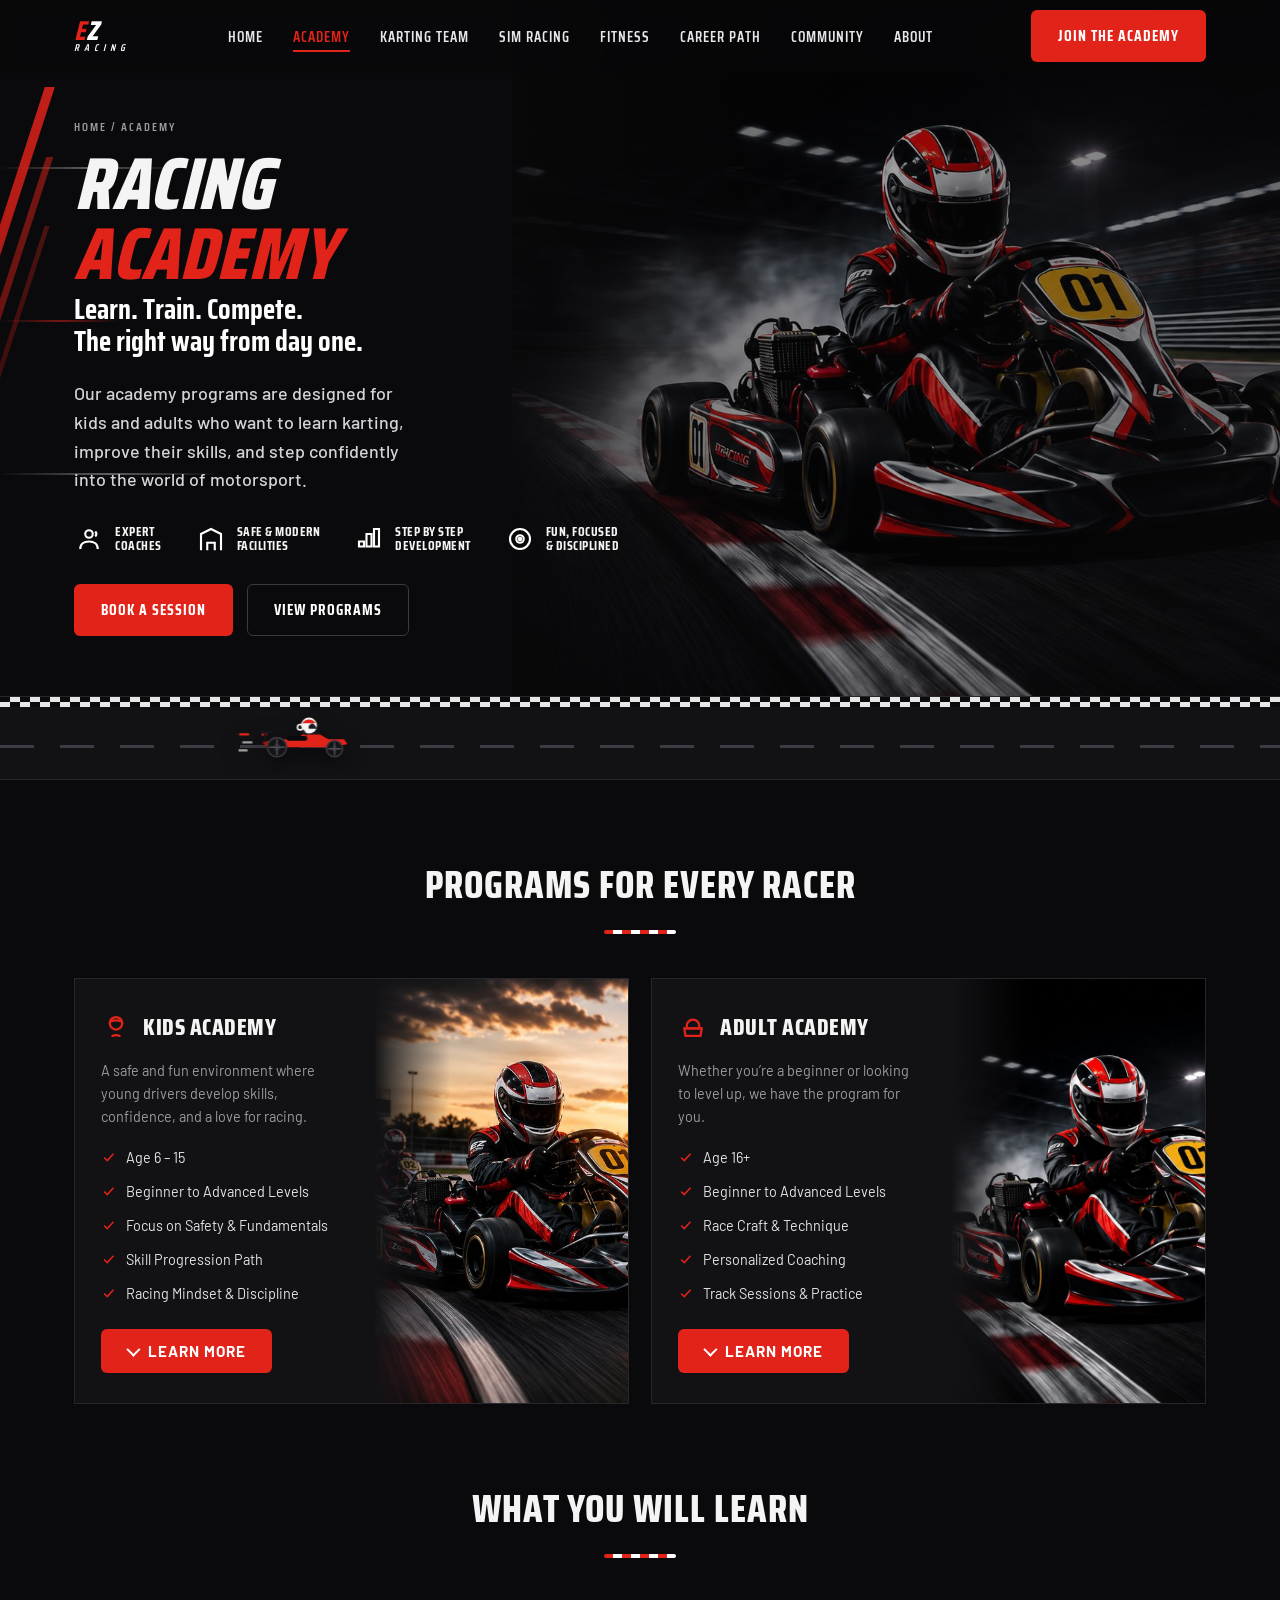
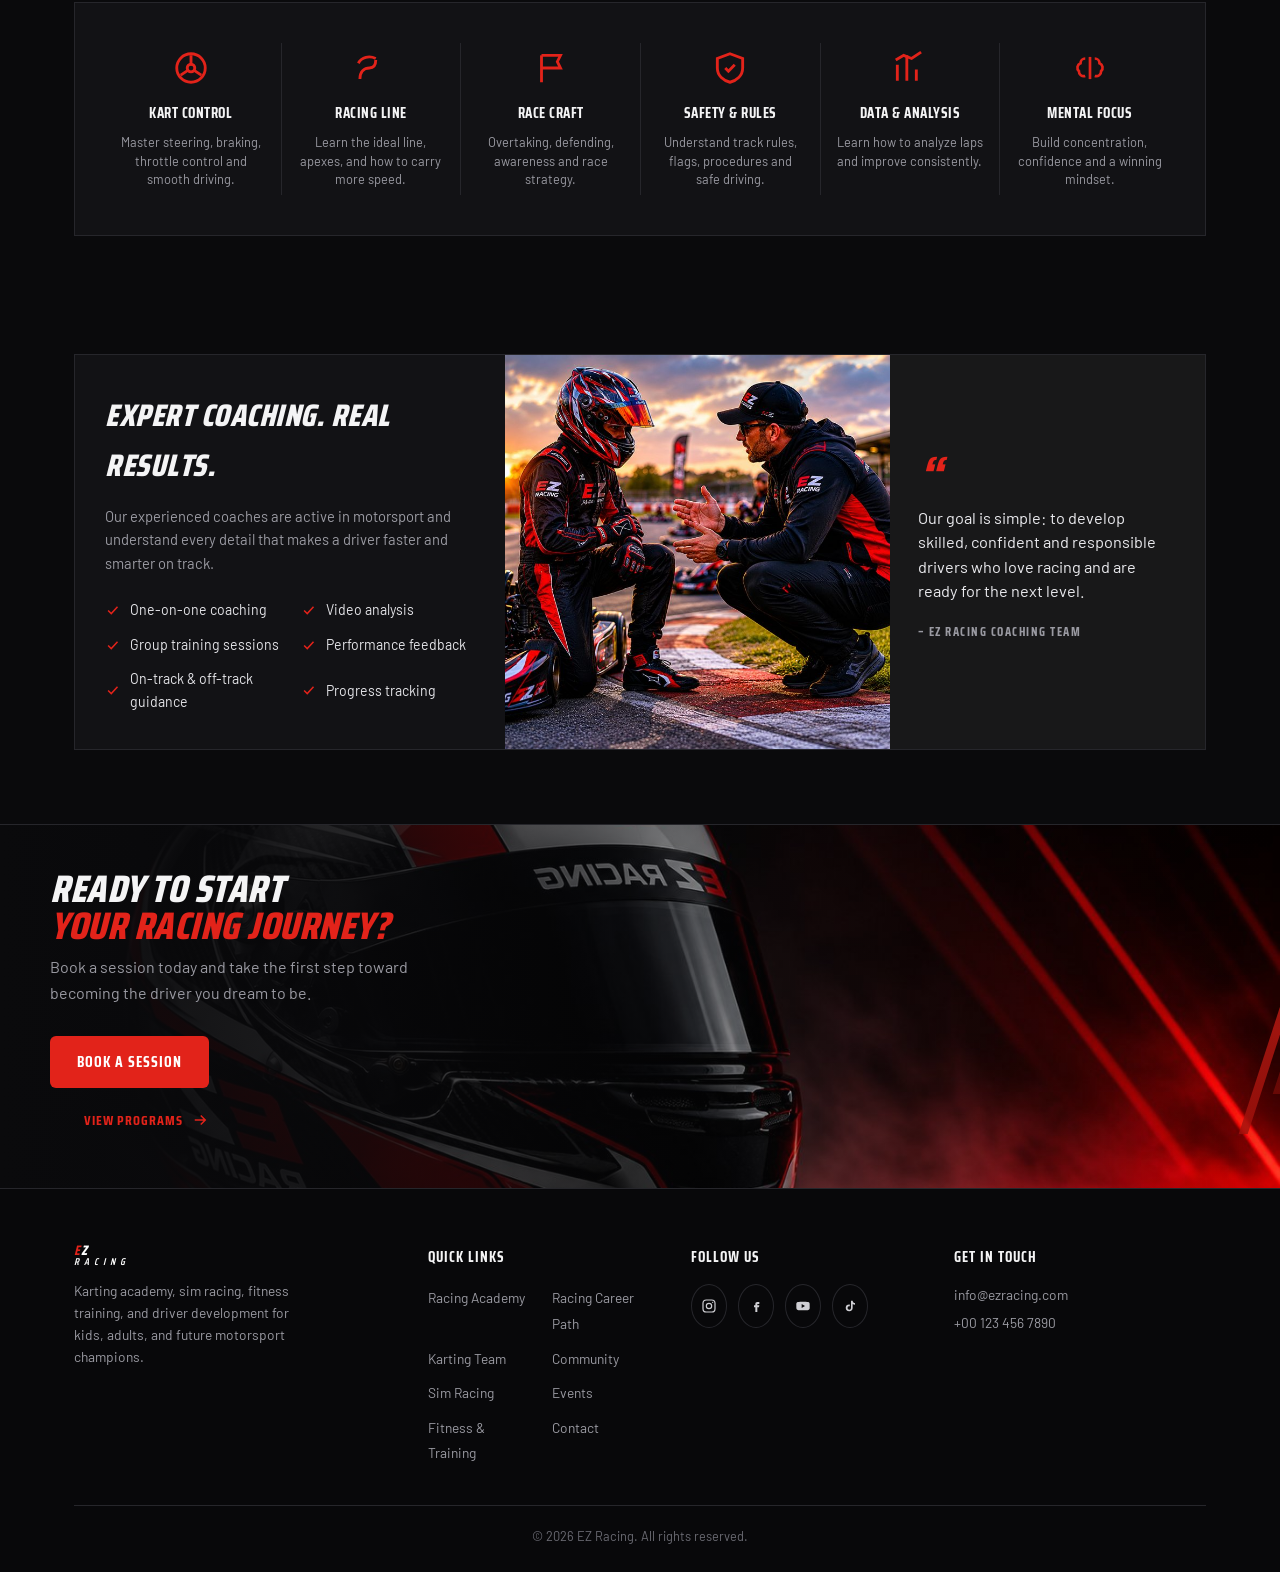
<file: academy.html>
<!DOCTYPE html>
<html lang="en">
<head>
<meta charset="UTF-8">
<meta name="viewport" content="width=device-width, initial-scale=1.0">
<title>Racing Academy for Kids & Adults | Learn To Race | EZ Racing</title>
<meta name="description" content="Structured karting tuition for kids (6–15) and adults (16+). Small groups, professional coaches, full safety gear and a clear progression from first laps to competitive racing.">
<meta name="robots" content="index, follow">
<meta name="theme-color" content="#0a0a0c">
<link rel="canonical" href="https://www.ezracing.com/academy.html">
<link rel="icon" type="image/svg+xml" href="assets/img/favicon.svg">
<meta property="og:type" content="website">
<meta property="og:site_name" content="EZ Racing">
<meta property="og:title" content="Racing Academy for Kids & Adults | Learn To Race | EZ Racing">
<meta property="og:description" content="Structured karting tuition for kids (6–15) and adults (16+). Small groups, professional coaches, full safety gear and a clear progression from first laps to competitive racing.">
<meta property="og:url" content="https://www.ezracing.com/academy.html">
<meta property="og:image" content="https://www.ezracing.com/assets/img/kart-hero.jpg">
<meta name="twitter:card" content="summary_large_image">
<meta name="twitter:title" content="Racing Academy for Kids & Adults | Learn To Race | EZ Racing">
<meta name="twitter:description" content="Structured karting tuition for kids (6–15) and adults (16+). Small groups, professional coaches, full safety gear and a clear progression from first laps to competitive racing.">
<meta name="twitter:image" content="https://www.ezracing.com/assets/img/kart-hero.jpg">
<script type="application/ld+json">{"@context":"https://schema.org","@type":"WebPage","name":"Racing Academy","url":"https://www.ezracing.com/academy.html","description":"Structured karting tuition for kids (6\u201315) and adults (16+). Small groups, professional coaches, full safety gear and a clear progression from first laps to competitive racing.","isPartOf":{"@type":"WebSite","name":"EZ Racing","url":"https://www.ezracing.com/"}}</script>
<script type="application/ld+json">{"@context":"https://schema.org","@type":"BreadcrumbList","itemListElement":[{"@type":"ListItem","position":1,"name":"Home","item":"https://www.ezracing.com/"},{"@type":"ListItem","position":2,"name":"Racing Academy","item":"https://www.ezracing.com/academy.html"}]}</script>
<link rel="preconnect" href="https://fonts.googleapis.com">
<link rel="preconnect" href="https://fonts.gstatic.com" crossorigin>
<link href="https://fonts.googleapis.com/css2?family=Saira+Condensed:ital,wght@0,500;0,600;0,700;0,800;1,700;1,800&family=Barlow:wght@400;500;600;700&display=swap" rel="stylesheet">
<link rel="stylesheet" href="assets/css/styles.css">
</head>
<body>
<a class="skip-link" href="#main-content">Skip to main content</a>
<header id="hdr">
  <div class="wrap nav">
    <a href="index.html" class="logo"><span class="e ez"><b>E</b>Z</span><small>RACING</small></a>
    <ul class="nav-links" id="navlinks">
      <li><a href="index.html">Home</a></li>
      <li><a href="academy.html" class="active">Academy</a></li>
      <li><a href="karting-team.html">Karting Team</a></li>
      <li><a href="sim-racing.html">Sim Racing</a></li>
      <li><a href="fitness.html">Fitness</a></li>
      <li><a href="career-path.html">Career Path</a></li>
      <li><a href="community.html">Community</a></li>
      <li><a href="about.html">About</a></li>
    </ul>
    <div class="nav-cta">
      <a href="contact.html?type=join" class="btn btn-red">Join The Academy</a>
      <button class="hamburger" id="burger" aria-label="Menu"><span></span><span></span><span></span></button>
    </div>
  </div>
</header>

<!-- HERO -->
<section id="main-content" class="hero hero-sub">
  <div class="speed-lines" aria-hidden="true"><i></i><i></i><i></i></div>
  <div class="hero-bg"><div class="hero-kart"><img fetchpriority="high" decoding="async" src="assets/img/kart-hero.jpg" alt="EZ Racing academy kart"></div></div>
  <div class="slash"><i></i><i></i><i></i></div>
  <div class="wrap hero-inner">
    <div class="crumb"><a href="index.html">Home</a> / Academy</div>
    <h1 class="display">Racing <span class="red">Academy</span></h1>
    <p class="subhead">Learn. Train. Compete.<br>The right way from day one.</p>
    <p class="lead">Our academy programs are designed for kids and adults who want to learn karting, improve their skills, and step confidently into the world of motorsport.</p>
    <div class="hero-feats">
      <div class="feat"><svg viewBox="0 0 24 24" fill="none" stroke="currentColor" stroke-width="1.7"><circle cx="12" cy="8" r="3"/><path d="M5 20c0-4 3-6 7-6s7 2 7 6"/><path d="M17 6a3 3 0 0 1 0 4"/></svg><span>Expert<br>Coaches</span></div>
      <div class="feat"><svg viewBox="0 0 24 24" fill="none" stroke="currentColor" stroke-width="1.7"><path d="M4 21V8l8-4 8 4v13"/><path d="M9 21v-6h6v6"/></svg><span>Safe &amp; Modern<br>Facilities</span></div>
      <div class="feat"><svg viewBox="0 0 24 24" fill="none" stroke="currentColor" stroke-width="1.7"><path d="M4 18h4v-4H4zM10 18h4V8h-4zM16 18h4V4h-4z"/></svg><span>Step By Step<br>Development</span></div>
      <div class="feat"><svg viewBox="0 0 24 24" fill="none" stroke="currentColor" stroke-width="1.7"><circle cx="12" cy="12" r="8"/><circle cx="12" cy="12" r="3"/><circle cx="12" cy="12" r="1" fill="currentColor"/></svg><span>Fun, Focused<br>&amp; Disciplined</span></div>
    </div>
    <div class="hero-actions">
      <a href="contact.html?type=booking" class="btn btn-red">Book A Session</a>
      <a href="academy.html" class="btn btn-ghost">View Programs</a>
    </div>
  </div>
</section>

<!-- animated race kart divider -->
<div class="track-strip" aria-hidden="true"><svg class="strip-kart" viewBox="0 0 150 70" xmlns="http://www.w3.org/2000/svg" aria-hidden="true" focusable="false">
  <g class="speedline" stroke="#e2231a" stroke-width="3" stroke-linecap="round" stroke-dasharray="10 18">
    <line x1="2" y1="38" x2="34" y2="38"/>
    <line x1="6" y1="48" x2="30" y2="48" stroke="#9a9aa2"/>
    <line x1="0" y1="58" x2="26" y2="58" stroke="#fff" opacity=".6"/>
  </g>
  <!-- driver body + helmet -->
  <path d="M78 38 q4 -14 14 -14 q9 0 9 12 l0 6 z" fill="#16161a"/>
  <g>
    <circle cx="88" cy="27" r="10" fill="#f4f4f5"/>
    <path d="M79.5 24 a10 10 0 0 1 17 0 z" fill="#e2231a"/>
    <path d="M92 24 a10 10 0 0 1 5.6 7 l-9.6 0 q-2 -4 4 -7z" fill="#1c1c22"/>
  </g>
  <!-- chassis -->
  <path d="M30 48 L46 44 L72 44 L80 38 L102 38 L112 44 L132 44 L136 50 L120 54 L46 54 Z" fill="#e2231a"/>
  <path d="M30 48 L46 44 L46 54 L34 54 Z" fill="#9e120c"/>
  <rect x="60" y="40" width="26" height="6" rx="3" fill="#0a0a0c"/>
  <!-- steering -->
  <line x1="84" y1="38" x2="78" y2="30" stroke="#26262b" stroke-width="3" stroke-linecap="round"/>
  <circle cx="77" cy="29" r="3.4" fill="none" stroke="#f4f4f5" stroke-width="2"/>
  <!-- rear wing -->
  <rect x="26" y="33" width="16" height="4" rx="2" fill="#16161a"/>
  <line x1="33" y1="37" x2="33" y2="46" stroke="#16161a" stroke-width="3"/>
  <!-- wheels -->
  <g class="wheel">
    <circle cx="48" cy="54" r="12" fill="#141417" stroke="#3a3a40" stroke-width="2"/>
    <circle cx="48" cy="54" r="4.4" fill="#26262b"/>
    <line x1="48" y1="44" x2="48" y2="64" stroke="#4b4b52" stroke-width="2"/>
    <line x1="38" y1="54" x2="58" y2="54" stroke="#4b4b52" stroke-width="2"/>
  </g>
  <g class="wheel">
    <circle cx="120" cy="56" r="10" fill="#141417" stroke="#3a3a40" stroke-width="2"/>
    <circle cx="120" cy="56" r="3.6" fill="#26262b"/>
    <line x1="120" y1="48" x2="120" y2="64" stroke="#4b4b52" stroke-width="2"/>
    <line x1="112" y1="56" x2="128" y2="56" stroke="#4b4b52" stroke-width="2"/>
  </g>
</svg></div>


<!-- PROGRAMS -->
<section class="section">
  <div class="wrap">
    <h2 class="section-title reveal">Programs For Every Racer</h2>
    <div class="programs-grid">
      <article class="pcard reveal">
        <div class="pcard-body">
          <div class="ptitle"><svg viewBox="0 0 24 24" fill="none" stroke="currentColor" stroke-width="1.8"><circle cx="12" cy="9" r="5"/><path d="M7 9c0-3 10-3 10 0"/><path d="M9 20c0-2 6-2 6 0"/></svg><h3>Kids Academy</h3></div>
          <p>A safe and fun environment where young drivers develop skills, confidence, and a love for racing.</p>
          <ul class="checklist"><li><svg viewBox="0 0 24 24" fill="none" stroke="currentColor" stroke-width="2.4"><path d="M5 12l5 5L20 6"/></svg>Age 6 – 15</li>
<li><svg viewBox="0 0 24 24" fill="none" stroke="currentColor" stroke-width="2.4"><path d="M5 12l5 5L20 6"/></svg>Beginner to Advanced Levels</li>
<li><svg viewBox="0 0 24 24" fill="none" stroke="currentColor" stroke-width="2.4"><path d="M5 12l5 5L20 6"/></svg>Focus on Safety &amp; Fundamentals</li>
<li><svg viewBox="0 0 24 24" fill="none" stroke="currentColor" stroke-width="2.4"><path d="M5 12l5 5L20 6"/></svg>Skill Progression Path</li>
<li><svg viewBox="0 0 24 24" fill="none" stroke="currentColor" stroke-width="2.4"><path d="M5 12l5 5L20 6"/></svg>Racing Mindset &amp; Discipline</li></ul>
          <button type="button" class="btn btn-red detail-toggle" data-detail="acad-kids"><span class="tgl-more">Learn More</span><span class="tgl-less">Show Less</span></button>
        </div>
        <div class="pcard-media"><img loading="lazy" decoding="async" src="assets/img/academy.jpg" alt="Kids academy kart"></div>
      </article>
      <article class="pcard reveal">
        <div class="pcard-body">
          <div class="ptitle"><svg viewBox="0 0 24 24" fill="none" stroke="currentColor" stroke-width="1.8"><path d="M7 11a5 5 0 0 1 10 0v2H7z"/><path d="M5 13h14l-1 6H6z"/></svg><h3>Adult Academy</h3></div>
          <p>Whether you’re a beginner or looking to level up, we have the program for you.</p>
          <ul class="checklist"><li><svg viewBox="0 0 24 24" fill="none" stroke="currentColor" stroke-width="2.4"><path d="M5 12l5 5L20 6"/></svg>Age 16+</li>
<li><svg viewBox="0 0 24 24" fill="none" stroke="currentColor" stroke-width="2.4"><path d="M5 12l5 5L20 6"/></svg>Beginner to Advanced Levels</li>
<li><svg viewBox="0 0 24 24" fill="none" stroke="currentColor" stroke-width="2.4"><path d="M5 12l5 5L20 6"/></svg>Race Craft &amp; Technique</li>
<li><svg viewBox="0 0 24 24" fill="none" stroke="currentColor" stroke-width="2.4"><path d="M5 12l5 5L20 6"/></svg>Personalized Coaching</li>
<li><svg viewBox="0 0 24 24" fill="none" stroke="currentColor" stroke-width="2.4"><path d="M5 12l5 5L20 6"/></svg>Track Sessions &amp; Practice</li></ul>
          <button type="button" class="btn btn-red detail-toggle" data-detail="acad-adult"><span class="tgl-more">Learn More</span><span class="tgl-less">Show Less</span></button>
        </div>
        <div class="pcard-media"><img loading="lazy" decoding="async" src="assets/img/kart-hero.jpg" alt="Adult academy kart"></div>
      </article>
    </div>
  </div>
</section>


<section style="padding:0"><div class="wrap">
<div class="detail" id="acad-kids"><div class="detail-inner"><div class="detail-box"><h3>Inside The Kids Academy</h3><p>Our Kids Academy (ages 6–15) is a safe, fun and structured environment where young drivers fall in love with racing while building real skills. Sessions are grouped by age and ability so every child progresses at their own pace.</p><ul class="dl"><li><svg viewBox="0 0 24 24" fill="none" stroke="currentColor" stroke-width="2.4"><path d="M5 12l5 5L20 6"/></svg>Small groups with a high coach-to-driver ratio</li><li><svg viewBox="0 0 24 24" fill="none" stroke="currentColor" stroke-width="2.4"><path d="M5 12l5 5L20 6"/></svg>Full safety gear and well-maintained karts provided</li><li><svg viewBox="0 0 24 24" fill="none" stroke="currentColor" stroke-width="2.4"><path d="M5 12l5 5L20 6"/></svg>Progressive skill levels — from first laps to club racing</li><li><svg viewBox="0 0 24 24" fill="none" stroke="currentColor" stroke-width="2.4"><path d="M5 12l5 5L20 6"/></svg>Fundamentals: car control, racing line and track awareness</li><li><svg viewBox="0 0 24 24" fill="none" stroke="currentColor" stroke-width="2.4"><path d="M5 12l5 5L20 6"/></svg>Confidence, discipline and sportsmanship from day one</li><li><svg viewBox="0 0 24 24" fill="none" stroke="currentColor" stroke-width="2.4"><path d="M5 12l5 5L20 6"/></svg>A clear pathway into the EZ Racing Karting Team</li></ul><a href="contact.html?type=booking" class="btn btn-red">Book A Taster Session</a></div></div></div>
<div class="detail" id="acad-adult"><div class="detail-inner"><div class="detail-box"><h3>Inside The Adult Academy</h3><p>The Adult Academy (16+) is built for everyone from complete beginners to club racers looking to sharpen up. Flexible sessions fit around your schedule, with personalised coaching and real data feedback.</p><ul class="dl"><li><svg viewBox="0 0 24 24" fill="none" stroke="currentColor" stroke-width="2.4"><path d="M5 12l5 5L20 6"/></svg>Beginner, intermediate and advanced tracks</li><li><svg viewBox="0 0 24 24" fill="none" stroke="currentColor" stroke-width="2.4"><path d="M5 12l5 5L20 6"/></svg>One-to-one and small-group coaching options</li><li><svg viewBox="0 0 24 24" fill="none" stroke="currentColor" stroke-width="2.4"><path d="M5 12l5 5L20 6"/></svg>Race craft: starts, overtaking, defending and strategy</li><li><svg viewBox="0 0 24 24" fill="none" stroke="currentColor" stroke-width="2.4"><path d="M5 12l5 5L20 6"/></svg>Telemetry and video review to find lap time</li><li><svg viewBox="0 0 24 24" fill="none" stroke="currentColor" stroke-width="2.4"><path d="M5 12l5 5L20 6"/></svg>Practice days and arrive-and-drive options</li><li><svg viewBox="0 0 24 24" fill="none" stroke="currentColor" stroke-width="2.4"><path d="M5 12l5 5L20 6"/></svg>A clear route into competitive karting and beyond</li></ul><a href="contact.html?type=booking" class="btn btn-red">Book An Adult Session</a></div></div></div>
</div></section>

<!-- WHAT YOU WILL LEARN -->
<section class="section tight">
  <div class="wrap">
    <h2 class="section-title reveal">What You Will Learn</h2>
    <div class="panel">
      <div class="learn-grid">
        <div class="learn-item reveal"><span class="lic"><svg viewBox="0 0 24 24" fill="none" stroke="currentColor" stroke-width="1.8"><circle cx="12" cy="12" r="9"/><circle cx="12" cy="12" r="2.4"/><path d="M12 9.6V4M10 13.5l-4.5 3M14 13.5l4.5 3"/></svg></span><h4>Kart Control</h4><p>Master steering, braking, throttle control and smooth driving.</p></div>
<div class="learn-item reveal"><span class="lic"><svg viewBox="0 0 24 24" fill="none" stroke="currentColor" stroke-width="1.8"><path d="M5 19c0-5 3-7 6-7s4-2 4-5"/><path d="M4 9c2-4 7-5 11-3"/></svg></span><h4>Racing Line</h4><p>Learn the ideal line, apexes, and how to carry more speed.</p></div>
<div class="learn-item reveal"><span class="lic"><svg viewBox="0 0 24 24" fill="none" stroke="currentColor" stroke-width="1.8"><path d="M6 21V4"/><path d="M6 4h12l-2 4 2 4H6"/></svg></span><h4>Race Craft</h4><p>Overtaking, defending, awareness and race strategy.</p></div>
<div class="learn-item reveal"><span class="lic"><svg viewBox="0 0 24 24" fill="none" stroke="currentColor" stroke-width="1.8"><path d="M12 3l8 3v6c0 5-4 8-8 9-4-1-8-4-8-9V6z"/><path d="M9 12l2 2 4-4"/></svg></span><h4>Safety &amp; Rules</h4><p>Understand track rules, flags, procedures and safe driving.</p></div>
<div class="learn-item reveal"><span class="lic"><svg viewBox="0 0 24 24" fill="none" stroke="currentColor" stroke-width="1.8"><path d="M4 20V10M10 20V4M16 20v-7"/><path d="M3 7l5-3 5 2 6-4"/></svg></span><h4>Data &amp; Analysis</h4><p>Learn how to analyze laps and improve consistently.</p></div>
<div class="learn-item reveal"><span class="lic"><svg viewBox="0 0 24 24" fill="none" stroke="currentColor" stroke-width="1.7"><path d="M9 6a3 3 0 0 0-3 3 3 3 0 0 0-1 5 3 3 0 0 0 4 3"/><path d="M15 6a3 3 0 0 1 3 3 3 3 0 0 1 1 5 3 3 0 0 1-4 3"/><path d="M12 5v14"/></svg></span><h4>Mental Focus</h4><p>Build concentration, confidence and a winning mindset.</p></div>
      </div>
    </div>
  </div>
</section>

<!-- EXPERT COACHING -->
<section class="section tight">
  <div class="wrap">
    <div class="coach-grid reveal">
      <div class="coach-text">
        <h2>Expert Coaching. Real Results.</h2>
        <p>Our experienced coaches are active in motorsport and understand every detail that makes a driver faster and smarter on track.</p>
        <ul class="coach-checks"><li><svg viewBox="0 0 24 24" fill="none" stroke="currentColor" stroke-width="2.4"><path d="M5 12l5 5L20 6"/></svg>One-on-one coaching</li>
<li><svg viewBox="0 0 24 24" fill="none" stroke="currentColor" stroke-width="2.4"><path d="M5 12l5 5L20 6"/></svg>Video analysis</li>
<li><svg viewBox="0 0 24 24" fill="none" stroke="currentColor" stroke-width="2.4"><path d="M5 12l5 5L20 6"/></svg>Group training sessions</li>
<li><svg viewBox="0 0 24 24" fill="none" stroke="currentColor" stroke-width="2.4"><path d="M5 12l5 5L20 6"/></svg>Performance feedback</li>
<li><svg viewBox="0 0 24 24" fill="none" stroke="currentColor" stroke-width="2.4"><path d="M5 12l5 5L20 6"/></svg>On-track &amp; off-track guidance</li>
<li><svg viewBox="0 0 24 24" fill="none" stroke="currentColor" stroke-width="2.4"><path d="M5 12l5 5L20 6"/></svg>Progress tracking</li></ul>
      </div>
      <div class="coach-media"><img loading="lazy" decoding="async" src="assets/img/coaching.jpg" alt="EZ Racing coaching"></div>
      <div class="coach-quote">
        <div class="qmark">&#8220;</div>
        <p>Our goal is simple: to develop skilled, confident and responsible drivers who love racing and are ready for the next level.</p>
        <div class="attr">– EZ Racing Coaching Team</div>
      </div>
    </div>
  </div>
</section>

<!-- CTA -->
<section class="cta">
  <div class="cta-bg"><img loading="lazy" decoding="async" class="cta-helmet" src="assets/img/helmet.jpg" alt="EZ Racing helmet"></div>
  <div class="slash-r"><i></i><i></i></div>
  <div class="wrap cta-inner">
    <div>
      <h2 class="display">Ready To Start<br><span class="red">Your Racing Journey?</span></h2>
      <p>Book a session today and take the first step toward becoming the driver you dream to be.</p>
    </div>
    <div class="cta-actions">
      <a href="contact.html?type=booking" class="btn btn-red">Book A Session</a>
      <a href="academy.html" class="link-red">View Programs <svg viewBox="0 0 24 24" fill="none" stroke="currentColor" stroke-width="2"><path d="M5 12h14M13 6l6 6-6 6"/></svg></a>
    </div>
  </div>
</section>

<footer>
  <div class="wrap">
    <div class="foot-grid">
      <div class="foot-col foot-about">
        <a href="index.html" class="logo"><span class="e ez"><b>E</b>Z</span><small>RACING</small></a>
        <p>Karting academy, sim racing, fitness training, and driver development for kids, adults, and future motorsport champions.</p>
      </div>
      <div class="foot-col links">
        <h4>Quick Links</h4>
        <ul>
          <li><a href="academy.html">Racing Academy</a></li>
          <li><a href="career-path.html">Racing Career Path</a></li>
          <li><a href="karting-team.html">Karting Team</a></li>
          <li><a href="community.html">Community</a></li>
          <li><a href="sim-racing.html">Sim Racing</a></li>
          <li><a href="events.html">Events</a></li>
          <li><a href="fitness.html">Fitness &amp; Training</a></li>
          <li><a href="contact.html">Contact</a></li>
        </ul>
      </div>
      <div class="foot-col">
        <h4>Follow Us</h4>
        <div class="socials">
          <a href="https://instagram.com" aria-label="Instagram" target="_blank" rel="noopener"><svg viewBox="0 0 24 24" fill="none" stroke="currentColor" stroke-width="1.8"><rect x="3" y="3" width="18" height="18" rx="5"/><circle cx="12" cy="12" r="4"/><circle cx="17.5" cy="6.5" r="1" fill="currentColor" stroke="none"/></svg></a>
          <a href="https://facebook.com" aria-label="Facebook" target="_blank" rel="noopener"><svg viewBox="0 0 24 24" fill="currentColor"><path d="M14 9h3V6h-3c-2 0-3 1.3-3 3.2V11H9v3h2v7h3v-7h2.5l.5-3H14V9.5c0-.4.2-.5.6-.5Z"/></svg></a>
          <a href="https://youtube.com" aria-label="YouTube" target="_blank" rel="noopener"><svg viewBox="0 0 24 24" fill="currentColor"><path d="M22 8.2a3 3 0 0 0-2.1-2.1C18 5.5 12 5.5 12 5.5s-6 0-7.9.6A3 3 0 0 0 2 8.2 31 31 0 0 0 2 12a31 31 0 0 0 .1 3.8 3 3 0 0 0 2.1 2.1c1.9.6 7.8.6 7.8.6s6 0 7.9-.6a3 3 0 0 0 2.1-2.1A31 31 0 0 0 22 12a31 31 0 0 0-.1-3.8ZM10 15V9l5 3Z"/></svg></a>
          <a href="https://tiktok.com" aria-label="TikTok" target="_blank" rel="noopener"><svg viewBox="0 0 24 24" fill="currentColor"><path d="M16 4c.3 2 1.6 3.4 3.5 3.6v2.6c-1.3 0-2.5-.4-3.5-1.1v5.7a5.2 5.2 0 1 1-5.2-5.2c.3 0 .6 0 .9.1v2.7a2.6 2.6 0 1 0 1.8 2.5V4Z"/></svg></a>
        </div>
      </div>
      <div class="foot-col foot-contact">
        <h4>Get In Touch</h4>
        <p>info@ezracing.com</p>
        <p>+00 123 456 7890</p>
      </div>
    </div>
    <div class="foot-bottom">© 2026 EZ Racing. All rights reserved.</div>
  </div>
</footer>
<script src="assets/js/main.js" defer></script>
</body>
</html>
</file>
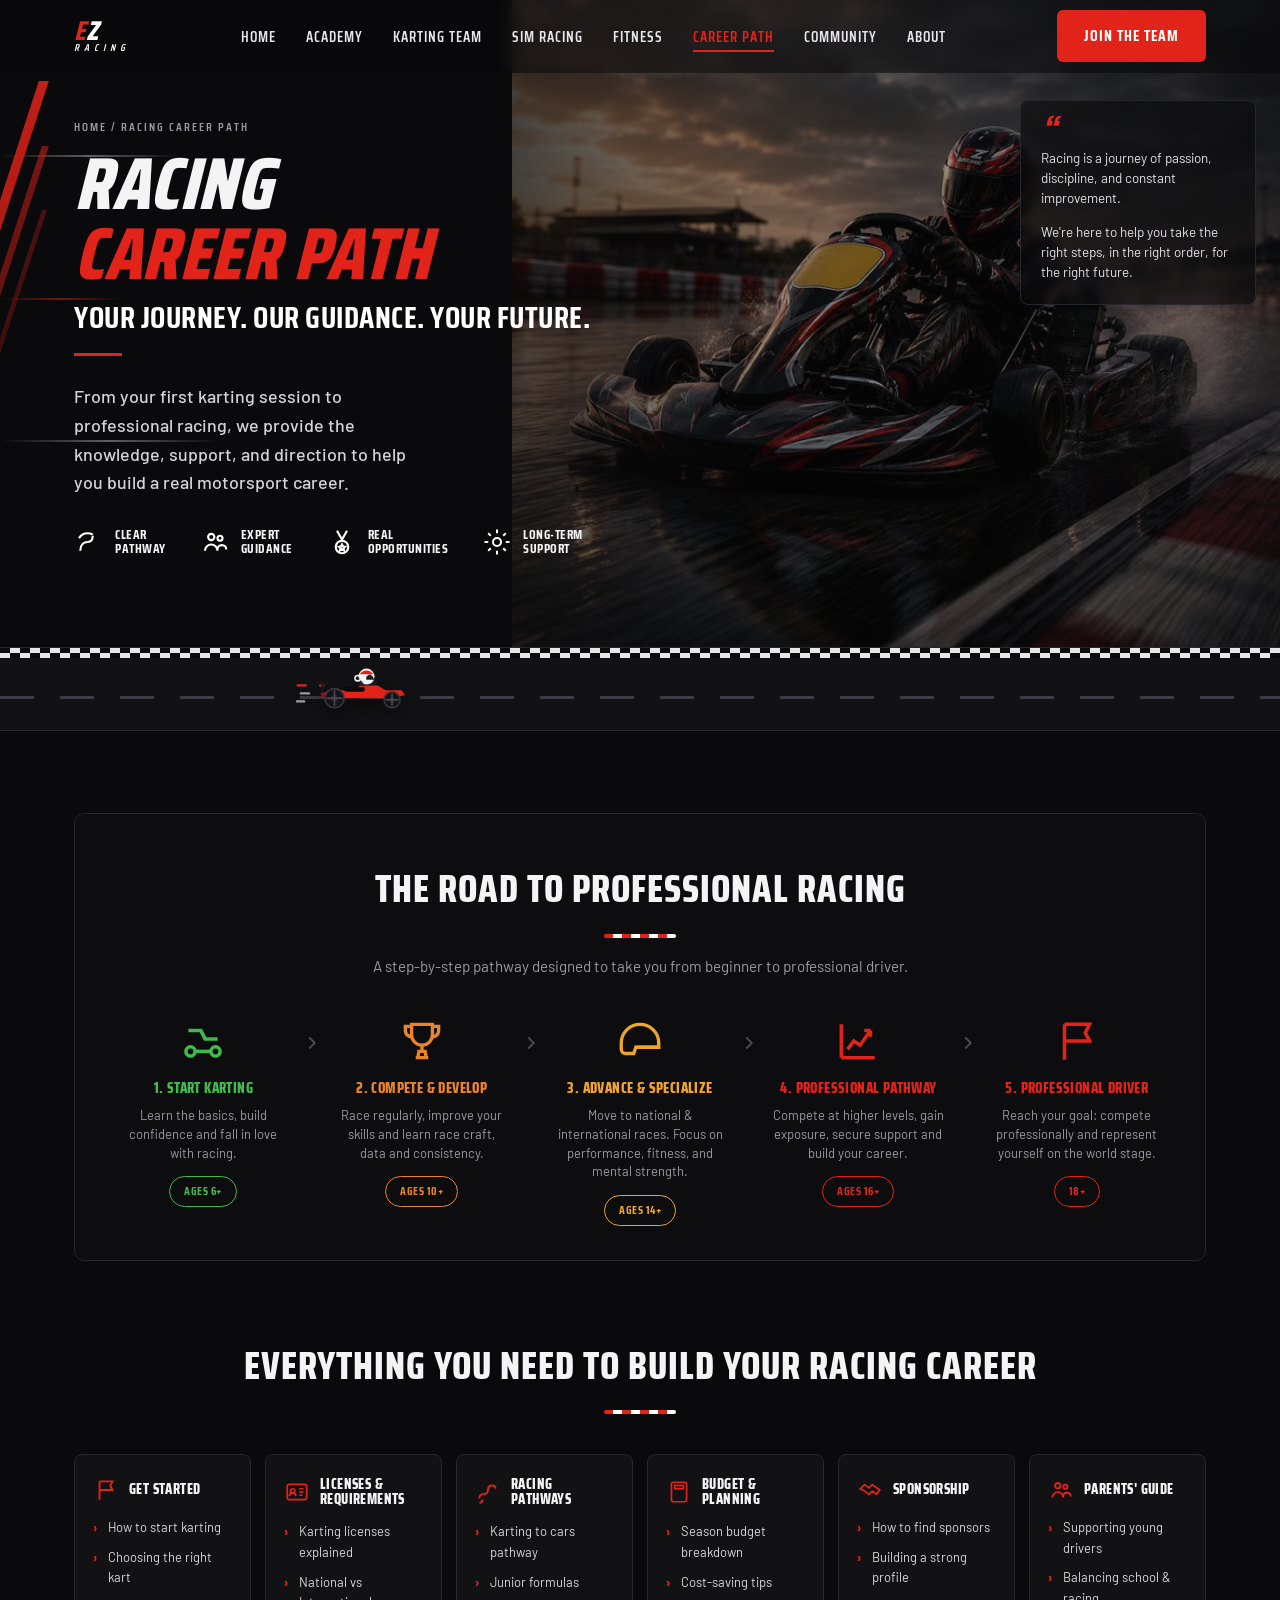
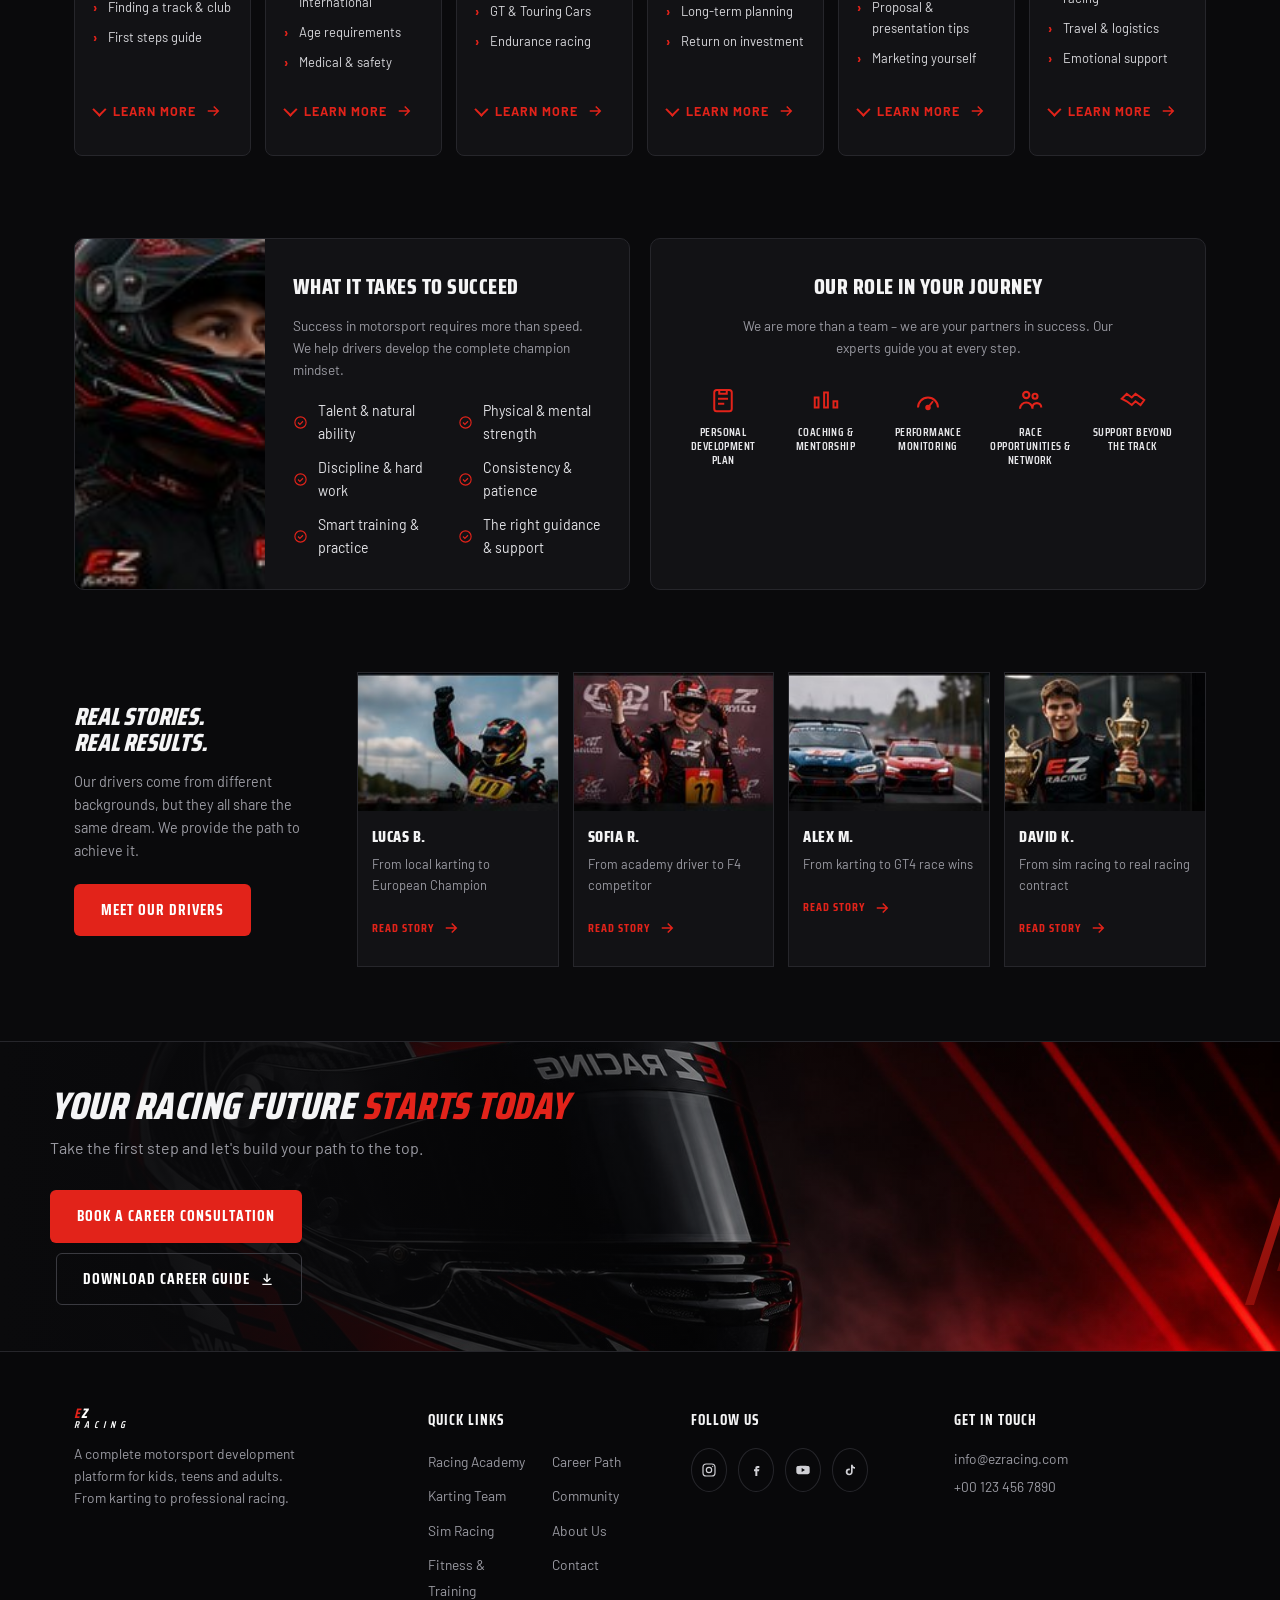
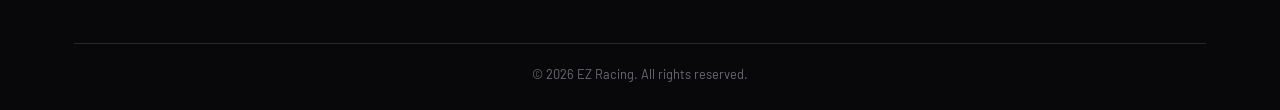
<file: career-path.html>
<!DOCTYPE html>
<html lang="en">
<head>
<meta charset="UTF-8">
<meta name="viewport" content="width=device-width, initial-scale=1.0">
<title>Racing Career Path: From Karting To Professional | EZ Racing</title>
<meta name="description" content="A structured motorsport career path from first laps to professional opportunities — coaching, racing experience, sponsorship guidance and driver development at every stage.">
<meta name="robots" content="index, follow">
<meta name="theme-color" content="#0a0a0c">
<link rel="canonical" href="https://www.ezracing.com/career-path.html">
<link rel="icon" type="image/svg+xml" href="assets/img/favicon.svg">
<meta property="og:type" content="website">
<meta property="og:site_name" content="EZ Racing">
<meta property="og:title" content="Racing Career Path: From Karting To Professional | EZ Racing">
<meta property="og:description" content="A structured motorsport career path from first laps to professional opportunities — coaching, racing experience, sponsorship guidance and driver development at every stage.">
<meta property="og:url" content="https://www.ezracing.com/career-path.html">
<meta property="og:image" content="https://www.ezracing.com/assets/img/kart-hero.jpg">
<meta name="twitter:card" content="summary_large_image">
<meta name="twitter:title" content="Racing Career Path: From Karting To Professional | EZ Racing">
<meta name="twitter:description" content="A structured motorsport career path from first laps to professional opportunities — coaching, racing experience, sponsorship guidance and driver development at every stage.">
<meta name="twitter:image" content="https://www.ezracing.com/assets/img/kart-hero.jpg">
<script type="application/ld+json">{"@context":"https://schema.org","@type":"WebPage","name":"Racing Career Path","url":"https://www.ezracing.com/career-path.html","description":"A structured motorsport career path from first laps to professional opportunities \u2014 coaching, racing experience, sponsorship guidance and driver development at every stage.","isPartOf":{"@type":"WebSite","name":"EZ Racing","url":"https://www.ezracing.com/"}}</script>
<script type="application/ld+json">{"@context":"https://schema.org","@type":"BreadcrumbList","itemListElement":[{"@type":"ListItem","position":1,"name":"Home","item":"https://www.ezracing.com/"},{"@type":"ListItem","position":2,"name":"Racing Career Path","item":"https://www.ezracing.com/career-path.html"}]}</script>
<link rel="preconnect" href="https://fonts.googleapis.com">
<link rel="preconnect" href="https://fonts.gstatic.com" crossorigin>
<link href="https://fonts.googleapis.com/css2?family=Saira+Condensed:ital,wght@0,500;0,600;0,700;0,800;1,700;1,800&family=Barlow:wght@400;500;600;700&display=swap" rel="stylesheet">
<link rel="stylesheet" href="assets/css/styles.css">
</head>
<body>
<a class="skip-link" href="#main-content">Skip to main content</a><header id="hdr">
  <div class="wrap nav">
    <a href="index.html" class="logo"><span class="e ez"><b>E</b>Z</span><small>RACING</small></a>
    <ul class="nav-links" id="navlinks">
      <li><a href="index.html">Home</a></li>
      <li><a href="academy.html">Academy</a></li>
      <li><a href="karting-team.html">Karting Team</a></li>
      <li><a href="sim-racing.html">Sim Racing</a></li>
      <li><a href="fitness.html">Fitness</a></li>
      <li><a href="career-path.html" class="active">Career Path</a></li>
      <li><a href="community.html">Community</a></li>
      <li><a href="about.html">About</a></li>
    </ul>
    <div class="nav-cta">
      <a href="contact.html?type=join" class="btn btn-red">Join The Team</a>
      <button class="hamburger" id="burger" aria-label="Menu"><span></span><span></span><span></span></button>
    </div>
  </div>
</header>
<section id="main-content" class="hero hero-sub">
  <div class="speed-lines" aria-hidden="true"><i></i><i></i><i></i></div>
  <div class="hero-bg"><div class="hero-kart"><img fetchpriority="high" decoding="async" src="assets/img/kart-wet.jpg" alt="EZ Racing kart at sunset"></div></div>
  <div class="slash"><i></i><i></i><i></i></div>
  <div class="hero-qc"><div class="qm">&#8220;</div><p>Racing is a journey of passion, discipline, and constant improvement.</p><p>We're here to help you take the right steps, in the right order, for the right future.</p></div>
  <div class="wrap hero-inner">
    <div class="crumb"><a href="index.html">Home</a> / Racing Career Path</div>
    <h1 class="display">Racing<br><span class="red">Career Path</span></h1>
    <span class="kt-sub">Your Journey. Our Guidance. Your Future.</span>
    <p class="lead">From your first karting session to professional racing, we provide the knowledge, support, and direction to help you build a real motorsport career.</p>
    <div class="hero-feats"><div class="feat"><svg viewBox="0 0 24 24" fill="none" stroke="currentColor" stroke-width="1.7"><path d="M5 19c0-5 3-7 6-7s4-2 4-5"/><path d="M4 9c2-4 7-5 11-3"/></svg><span>Clear<br>Pathway</span></div><div class="feat"><svg viewBox="0 0 24 24" fill="none" stroke="currentColor" stroke-width="1.7"><circle cx="9" cy="8" r="2.5"/><circle cx="16" cy="9" r="2"/><path d="M4 19c0-3 2.5-5 5-5s5 2 5 5M14 18c0-2 1.5-3.5 3.5-3.5S21 16 21 18"/></svg><span>Expert<br>Guidance</span></div><div class="feat"><svg viewBox="0 0 24 24" fill="none" stroke="currentColor" stroke-width="1.7"><path d="M8 3l4 7 4-7"/><circle cx="12" cy="16" r="5"/><path d="M12 14l.8 1.6 1.7.2-1.2 1.2.3 1.7-1.6-.9-1.6.9.3-1.7-1.2-1.2 1.7-.2z"/></svg><span>Real<br>Opportunities</span></div><div class="feat"><svg viewBox="0 0 24 24" fill="none" stroke="currentColor" stroke-width="1.6"><circle cx="12" cy="12" r="3.2"/><path d="M12 2v3M12 19v3M2 12h3M19 12h3M5 5l2 2M17 17l2 2M19 5l-2 2M7 17l-2 2"/></svg><span>Long-Term<br>Support</span></div></div>
  </div>
</section>

<!-- animated race kart divider -->
<div class="track-strip" aria-hidden="true"><svg class="strip-kart" viewBox="0 0 150 70" xmlns="http://www.w3.org/2000/svg" aria-hidden="true" focusable="false">
  <g class="speedline" stroke="#e2231a" stroke-width="3" stroke-linecap="round" stroke-dasharray="10 18">
    <line x1="2" y1="38" x2="34" y2="38"/>
    <line x1="6" y1="48" x2="30" y2="48" stroke="#9a9aa2"/>
    <line x1="0" y1="58" x2="26" y2="58" stroke="#fff" opacity=".6"/>
  </g>
  <!-- driver body + helmet -->
  <path d="M78 38 q4 -14 14 -14 q9 0 9 12 l0 6 z" fill="#16161a"/>
  <g>
    <circle cx="88" cy="27" r="10" fill="#f4f4f5"/>
    <path d="M79.5 24 a10 10 0 0 1 17 0 z" fill="#e2231a"/>
    <path d="M92 24 a10 10 0 0 1 5.6 7 l-9.6 0 q-2 -4 4 -7z" fill="#1c1c22"/>
  </g>
  <!-- chassis -->
  <path d="M30 48 L46 44 L72 44 L80 38 L102 38 L112 44 L132 44 L136 50 L120 54 L46 54 Z" fill="#e2231a"/>
  <path d="M30 48 L46 44 L46 54 L34 54 Z" fill="#9e120c"/>
  <rect x="60" y="40" width="26" height="6" rx="3" fill="#0a0a0c"/>
  <!-- steering -->
  <line x1="84" y1="38" x2="78" y2="30" stroke="#26262b" stroke-width="3" stroke-linecap="round"/>
  <circle cx="77" cy="29" r="3.4" fill="none" stroke="#f4f4f5" stroke-width="2"/>
  <!-- rear wing -->
  <rect x="26" y="33" width="16" height="4" rx="2" fill="#16161a"/>
  <line x1="33" y1="37" x2="33" y2="46" stroke="#16161a" stroke-width="3"/>
  <!-- wheels -->
  <g class="wheel">
    <circle cx="48" cy="54" r="12" fill="#141417" stroke="#3a3a40" stroke-width="2"/>
    <circle cx="48" cy="54" r="4.4" fill="#26262b"/>
    <line x1="48" y1="44" x2="48" y2="64" stroke="#4b4b52" stroke-width="2"/>
    <line x1="38" y1="54" x2="58" y2="54" stroke="#4b4b52" stroke-width="2"/>
  </g>
  <g class="wheel">
    <circle cx="120" cy="56" r="10" fill="#141417" stroke="#3a3a40" stroke-width="2"/>
    <circle cx="120" cy="56" r="3.6" fill="#26262b"/>
    <line x1="120" y1="48" x2="120" y2="64" stroke="#4b4b52" stroke-width="2"/>
    <line x1="112" y1="56" x2="128" y2="56" stroke="#4b4b52" stroke-width="2"/>
  </g>
</svg></div>


<section class="section">
  <div class="wrap">
    <div class="program-wrap reveal">
      <h2 class="section-title">The Road To Professional Racing</h2>
      <p class="prog-sub">A step-by-step pathway designed to take you from beginner to professional driver.</p>
      <div class="road-row"><div class="rstage green"><span class="ricon"><svg viewBox="0 0 24 24" fill="none" stroke="currentColor" stroke-width="1.7"><path d="M5 7h6l2 4h6"/><circle cx="6" cy="17" r="2.2"/><circle cx="18" cy="17" r="2.2"/><path d="M8 17h8"/></svg></span><h3>1. Start Karting</h3><p>Learn the basics, build confidence and fall in love with racing.</p><span class="age-pill green">Ages 6+</span></div><span class="road-arrow"><svg viewBox="0 0 24 24" fill="none" stroke="currentColor" stroke-width="2"><path d="M9 6l6 6-6 6"/></svg></span><div class="rstage orange"><span class="ricon"><svg viewBox="0 0 24 24" fill="none" stroke="currentColor" stroke-width="1.6"><path d="M7 4h10v5a5 5 0 0 1-10 0z"/><path d="M7 5H4v2a3 3 0 0 0 3 3M17 5h3v2a3 3 0 0 1-3 3"/><path d="M12 14v3M9 20h6M10 20l.5-3h3l.5 3"/></svg></span><h3>2. Compete &amp; Develop</h3><p>Race regularly, improve your skills and learn race craft, data and consistency.</p><span class="age-pill orange">Ages 10+</span></div><span class="road-arrow"><svg viewBox="0 0 24 24" fill="none" stroke="currentColor" stroke-width="2"><path d="M9 6l6 6-6 6"/></svg></span><div class="rstage amber"><span class="ricon"><svg viewBox="0 0 24 24" fill="none" stroke="currentColor" stroke-width="1.6"><path d="M3 13a9 9 0 0 1 18 0v2H10l-1 3H5a2 2 0 0 1-2-2z"/><path d="M10 15h11"/></svg></span><h3>3. Advance &amp; Specialize</h3><p>Move to national &amp; international races. Focus on performance, fitness, and mental strength.</p><span class="age-pill amber">Ages 14+</span></div><span class="road-arrow"><svg viewBox="0 0 24 24" fill="none" stroke="currentColor" stroke-width="2"><path d="M9 6l6 6-6 6"/></svg></span><div class="rstage red"><span class="ricon"><svg viewBox="0 0 24 24" fill="none" stroke="currentColor" stroke-width="1.7"><path d="M4 20V4M4 20h16"/><path d="M7 16l3-4 3 2 5-7"/><path d="M18 7h-3M18 7v3"/></svg></span><h3>4. Professional Pathway</h3><p>Compete at higher levels, gain exposure, secure support and build your career.</p><span class="age-pill red">Ages 16+</span></div><span class="road-arrow"><svg viewBox="0 0 24 24" fill="none" stroke="currentColor" stroke-width="2"><path d="M9 6l6 6-6 6"/></svg></span><div class="rstage red"><span class="ricon"><svg viewBox="0 0 24 24" fill="none" stroke="currentColor" stroke-width="1.7"><path d="M6 21V4"/><path d="M6 4h12l-2 4 2 4H6"/></svg></span><h3>5. Professional Driver</h3><p>Reach your goal: compete professionally and represent yourself on the world stage.</p><span class="age-pill red">18+</span></div></div>
    </div>
  </div>
</section>

<section class="section tight">
  <div class="wrap">
    <h2 class="section-title reveal">Everything You Need To Build Your Racing Career</h2>
    <div class="need-grid"><article class="needcard reveal"><div class="needhead"><svg viewBox="0 0 24 24" fill="none" stroke="currentColor" stroke-width="1.7"><path d="M6 21V4"/><path d="M6 4h12l-2 4 2 4H6"/></svg><h3>Get Started</h3></div><ul class="arrowlist"><li>How to start karting</li>
<li>Choosing the right kart</li>
<li>Finding a track &amp; club</li>
<li>First steps guide</li></ul><button type="button" class="link-red detail-toggle" data-detail="cp-start"><span class="tgl-more">Learn More</span><span class="tgl-less">Show Less</span> <svg viewBox="0 0 24 24" fill="none" stroke="currentColor" stroke-width="2"><path d="M5 12h14M13 6l6 6-6 6"/></svg></button></article>
<article class="needcard reveal"><div class="needhead"><svg viewBox="0 0 24 24" fill="none" stroke="currentColor" stroke-width="1.6"><rect x="3" y="5" width="18" height="14" rx="2"/><circle cx="8" cy="11" r="2"/><path d="M5 16c0-2 1.5-3 3-3s3 1 3 3M14 9h4M14 12h4M14 15h3"/></svg><h3>Licenses &amp; Requirements</h3></div><ul class="arrowlist"><li>Karting licenses explained</li>
<li>National vs International</li>
<li>Age requirements</li>
<li>Medical &amp; safety</li></ul><button type="button" class="link-red detail-toggle" data-detail="cp-licenses"><span class="tgl-more">Learn More</span><span class="tgl-less">Show Less</span> <svg viewBox="0 0 24 24" fill="none" stroke="currentColor" stroke-width="2"><path d="M5 12h14M13 6l6 6-6 6"/></svg></button></article>
<article class="needcard reveal"><div class="needhead"><svg viewBox="0 0 24 24" fill="none" stroke="currentColor" stroke-width="1.7"><path d="M16 6c-3 0-4 2-4 4s-1 4-4 4-4 2-4 4"/><path d="M16 6c2 0 3 1 3 3M4 22c2 0 3-1 3-3"/></svg><h3>Racing Pathways</h3></div><ul class="arrowlist"><li>Karting to cars pathway</li>
<li>Junior formulas</li>
<li>GT &amp; Touring Cars</li>
<li>Endurance racing</li></ul><button type="button" class="link-red detail-toggle" data-detail="cp-pathways"><span class="tgl-more">Learn More</span><span class="tgl-less">Show Less</span> <svg viewBox="0 0 24 24" fill="none" stroke="currentColor" stroke-width="2"><path d="M5 12h14M13 6l6 6-6 6"/></svg></button></article>
<article class="needcard reveal"><div class="needhead"><svg viewBox="0 0 24 24" fill="none" stroke="currentColor" stroke-width="1.6"><rect x="5" y="3" width="14" height="18" rx="2"/><rect x="8" y="6" width="8" height="3"/><path d="M8 13h.01M12 13h.01M16 13h.01M8 17h.01M12 17h.01M16 17h.01"/></svg><h3>Budget &amp; Planning</h3></div><ul class="arrowlist"><li>Season budget breakdown</li>
<li>Cost-saving tips</li>
<li>Long-term planning</li>
<li>Return on investment</li></ul><button type="button" class="link-red detail-toggle" data-detail="cp-budget"><span class="tgl-more">Learn More</span><span class="tgl-less">Show Less</span> <svg viewBox="0 0 24 24" fill="none" stroke="currentColor" stroke-width="2"><path d="M5 12h14M13 6l6 6-6 6"/></svg></button></article>
<article class="needcard reveal"><div class="needhead"><svg viewBox="0 0 24 24" fill="none" stroke="currentColor" stroke-width="1.6"><path d="M3 11l4-4 4 3 3-3 7 5-3 4-4-3-3 3-4-3z"/></svg><h3>Sponsorship</h3></div><ul class="arrowlist"><li>How to find sponsors</li>
<li>Building a strong profile</li>
<li>Proposal &amp; presentation tips</li>
<li>Marketing yourself</li></ul><button type="button" class="link-red detail-toggle" data-detail="cp-sponsor"><span class="tgl-more">Learn More</span><span class="tgl-less">Show Less</span> <svg viewBox="0 0 24 24" fill="none" stroke="currentColor" stroke-width="2"><path d="M5 12h14M13 6l6 6-6 6"/></svg></button></article>
<article class="needcard reveal"><div class="needhead"><svg viewBox="0 0 24 24" fill="none" stroke="currentColor" stroke-width="1.7"><circle cx="9" cy="8" r="2.5"/><circle cx="16" cy="9" r="2"/><path d="M4 19c0-3 2.5-5 5-5s5 2 5 5M14 18c0-2 1.5-3.5 3.5-3.5S21 16 21 18"/></svg><h3>Parents' Guide</h3></div><ul class="arrowlist"><li>Supporting young drivers</li>
<li>Balancing school &amp; racing</li>
<li>Travel &amp; logistics</li>
<li>Emotional support</li></ul><button type="button" class="link-red detail-toggle" data-detail="cp-parents"><span class="tgl-more">Learn More</span><span class="tgl-less">Show Less</span> <svg viewBox="0 0 24 24" fill="none" stroke="currentColor" stroke-width="2"><path d="M5 12h14M13 6l6 6-6 6"/></svg></button></article></div>
  </div>
</section>


<section style="padding:0"><div class="wrap">
<div class="detail" id="cp-start"><div class="detail-inner"><div class="detail-box"><h3>Getting Started</h3><p>New to karting? Here is exactly how to take your first laps and get on track with confidence.</p><ul class="dl"><li><svg viewBox="0 0 24 24" fill="none" stroke="currentColor" stroke-width="2.4"><path d="M5 12l5 5L20 6"/></svg>Find your nearest track and club</li><li><svg viewBox="0 0 24 24" fill="none" stroke="currentColor" stroke-width="2.4"><path d="M5 12l5 5L20 6"/></svg>Choose the right kart for age and budget</li><li><svg viewBox="0 0 24 24" fill="none" stroke="currentColor" stroke-width="2.4"><path d="M5 12l5 5L20 6"/></svg>Book a taster or beginner session</li><li><svg viewBox="0 0 24 24" fill="none" stroke="currentColor" stroke-width="2.4"><path d="M5 12l5 5L20 6"/></svg>What to wear and bring on day one</li></ul><a href="contact.html?type=info" class="btn btn-red">Talk To Us</a></div></div></div>
<div class="detail" id="cp-licenses"><div class="detail-inner"><div class="detail-box"><h3>Licenses &amp; Requirements</h3><p>Everything you need to race officially, explained simply.</p><ul class="dl"><li><svg viewBox="0 0 24 24" fill="none" stroke="currentColor" stroke-width="2.4"><path d="M5 12l5 5L20 6"/></svg>Karting licenses explained</li><li><svg viewBox="0 0 24 24" fill="none" stroke="currentColor" stroke-width="2.4"><path d="M5 12l5 5L20 6"/></svg>National vs international requirements</li><li><svg viewBox="0 0 24 24" fill="none" stroke="currentColor" stroke-width="2.4"><path d="M5 12l5 5L20 6"/></svg>Age and category rules</li><li><svg viewBox="0 0 24 24" fill="none" stroke="currentColor" stroke-width="2.4"><path d="M5 12l5 5L20 6"/></svg>Medical and safety basics</li></ul><a href="contact.html?type=info" class="btn btn-red">Get Guidance</a></div></div></div>
<div class="detail" id="cp-pathways"><div class="detail-inner"><div class="detail-box"><h3>Racing Pathways</h3><p>How drivers progress from karting all the way to cars.</p><ul class="dl"><li><svg viewBox="0 0 24 24" fill="none" stroke="currentColor" stroke-width="2.4"><path d="M5 12l5 5L20 6"/></svg>Karting categories and steps</li><li><svg viewBox="0 0 24 24" fill="none" stroke="currentColor" stroke-width="2.4"><path d="M5 12l5 5L20 6"/></svg>Junior single-seater formulas</li><li><svg viewBox="0 0 24 24" fill="none" stroke="currentColor" stroke-width="2.4"><path d="M5 12l5 5L20 6"/></svg>GT &amp; touring cars</li><li><svg viewBox="0 0 24 24" fill="none" stroke="currentColor" stroke-width="2.4"><path d="M5 12l5 5L20 6"/></svg>Endurance racing routes</li></ul><a href="contact.html?type=info" class="btn btn-red">Explore Pathways</a></div></div></div>
<div class="detail" id="cp-budget"><div class="detail-inner"><div class="detail-box"><h3>Budget &amp; Planning</h3><p>Plan a season with no surprises and make every euro count.</p><ul class="dl"><li><svg viewBox="0 0 24 24" fill="none" stroke="currentColor" stroke-width="2.4"><path d="M5 12l5 5L20 6"/></svg>Typical season budget breakdown</li><li><svg viewBox="0 0 24 24" fill="none" stroke="currentColor" stroke-width="2.4"><path d="M5 12l5 5L20 6"/></svg>Cost-saving tips and shared running</li><li><svg viewBox="0 0 24 24" fill="none" stroke="currentColor" stroke-width="2.4"><path d="M5 12l5 5L20 6"/></svg>Owning vs arrive-and-drive</li><li><svg viewBox="0 0 24 24" fill="none" stroke="currentColor" stroke-width="2.4"><path d="M5 12l5 5L20 6"/></svg>Measuring return on investment</li></ul><a href="contact.html?type=info" class="btn btn-red">Plan With Us</a></div></div></div>
<div class="detail" id="cp-sponsor"><div class="detail-inner"><div class="detail-box"><h3>Sponsorship</h3><p>Fund your racing the smart way by building real value for partners.</p><ul class="dl"><li><svg viewBox="0 0 24 24" fill="none" stroke="currentColor" stroke-width="2.4"><path d="M5 12l5 5L20 6"/></svg>How to find and approach sponsors</li><li><svg viewBox="0 0 24 24" fill="none" stroke="currentColor" stroke-width="2.4"><path d="M5 12l5 5L20 6"/></svg>Building a strong driver profile</li><li><svg viewBox="0 0 24 24" fill="none" stroke="currentColor" stroke-width="2.4"><path d="M5 12l5 5L20 6"/></svg>Proposal and presentation tips</li><li><svg viewBox="0 0 24 24" fill="none" stroke="currentColor" stroke-width="2.4"><path d="M5 12l5 5L20 6"/></svg>Personal branding and media</li></ul><a href="contact.html?type=info" class="btn btn-red">Get Support</a></div></div></div>
<div class="detail" id="cp-parents"><div class="detail-inner"><div class="detail-box"><h3>Parents' Guide</h3><p>Supporting a young driver the right way, on and off the track.</p><ul class="dl"><li><svg viewBox="0 0 24 24" fill="none" stroke="currentColor" stroke-width="2.4"><path d="M5 12l5 5L20 6"/></svg>Balancing school and racing</li><li><svg viewBox="0 0 24 24" fill="none" stroke="currentColor" stroke-width="2.4"><path d="M5 12l5 5L20 6"/></svg>Travel and logistics</li><li><svg viewBox="0 0 24 24" fill="none" stroke="currentColor" stroke-width="2.4"><path d="M5 12l5 5L20 6"/></svg>Managing pressure and expectations</li><li><svg viewBox="0 0 24 24" fill="none" stroke="currentColor" stroke-width="2.4"><path d="M5 12l5 5L20 6"/></svg>Emotional support and wellbeing</li></ul><a href="contact.html?type=info" class="btn btn-red">Advice For Parents</a></div></div></div>
</div></section>
<section class="section tight">
  <div class="wrap">
    <div class="wr-grid">
      <div class="takes reveal">
        <div class="timg"><img loading="lazy" decoding="async" src="assets/img/cp-helmet.jpg" alt="EZ Racing driver"></div>
        <div class="tbody">
          <h2>What It Takes To Succeed</h2>
          <p>Success in motorsport requires more than speed. We help drivers develop the complete champion mindset.</p>
          <ul class="coach-checks"><li><svg viewBox="0 0 24 24" fill="none" stroke="currentColor" stroke-width="1.8"><circle cx="12" cy="12" r="9"/><path d="M8 12l3 3 5-5"/></svg>Talent &amp; natural ability</li>
<li><svg viewBox="0 0 24 24" fill="none" stroke="currentColor" stroke-width="1.8"><circle cx="12" cy="12" r="9"/><path d="M8 12l3 3 5-5"/></svg>Physical &amp; mental strength</li>
<li><svg viewBox="0 0 24 24" fill="none" stroke="currentColor" stroke-width="1.8"><circle cx="12" cy="12" r="9"/><path d="M8 12l3 3 5-5"/></svg>Discipline &amp; hard work</li>
<li><svg viewBox="0 0 24 24" fill="none" stroke="currentColor" stroke-width="1.8"><circle cx="12" cy="12" r="9"/><path d="M8 12l3 3 5-5"/></svg>Consistency &amp; patience</li>
<li><svg viewBox="0 0 24 24" fill="none" stroke="currentColor" stroke-width="1.8"><circle cx="12" cy="12" r="9"/><path d="M8 12l3 3 5-5"/></svg>Smart training &amp; practice</li>
<li><svg viewBox="0 0 24 24" fill="none" stroke="currentColor" stroke-width="1.8"><circle cx="12" cy="12" r="9"/><path d="M8 12l3 3 5-5"/></svg>The right guidance &amp; support</li></ul>
        </div>
      </div>
      <div class="role reveal">
        <h2>Our Role In Your Journey</h2>
        <p>We are more than a team – we are your partners in success. Our experts guide you at every step.</p>
        <div class="role-row"><div class="role-item"><svg viewBox="0 0 24 24" fill="none" stroke="currentColor" stroke-width="1.6"><rect x="5" y="4" width="14" height="17" rx="2"/><path d="M9 4h6v3H9zM8 11h8M8 15h5"/></svg><span>Personal Development Plan</span></div>
<div class="role-item"><svg viewBox="0 0 24 24" fill="none" stroke="currentColor" stroke-width="1.6"><rect x="3" y="10" width="3" height="8"/><rect x="10.5" y="6" width="3" height="12"/><rect x="18" y="13" width="3" height="5"/></svg><span>Coaching &amp; Mentorship</span></div>
<div class="role-item"><svg viewBox="0 0 24 24" fill="none" stroke="currentColor" stroke-width="1.6"><path d="M4 18a8 8 0 1 1 16 0"/><path d="M12 18l4-5"/><circle cx="12" cy="18" r="1.4" fill="currentColor"/></svg><span>Performance Monitoring</span></div>
<div class="role-item"><svg viewBox="0 0 24 24" fill="none" stroke="currentColor" stroke-width="1.7"><circle cx="9" cy="8" r="2.5"/><circle cx="16" cy="9" r="2"/><path d="M4 19c0-3 2.5-5 5-5s5 2 5 5M14 18c0-2 1.5-3.5 3.5-3.5S21 16 21 18"/></svg><span>Race Opportunities &amp; Network</span></div>
<div class="role-item"><svg viewBox="0 0 24 24" fill="none" stroke="currentColor" stroke-width="1.6"><path d="M3 11l4-4 4 3 3-3 7 5-3 4-4-3-3 3-4-3z"/></svg><span>Support Beyond The Track</span></div></div>
      </div>
    </div>
  </div>
</section>

<section class="section tight">
  <div class="wrap">
    <div class="stories-grid">
      <div class="stories-intro reveal">
        <h2>Real Stories.<br>Real Results.</h2>
        <p>Our drivers come from different backgrounds, but they all share the same dream. We provide the path to achieve it.</p>
        <a href="drivers.html" class="btn btn-red">Meet Our Drivers</a>
      </div>
      <div class="story-cards"><article class="storycard reveal"><div class="m"><img loading="lazy" decoding="async" src="assets/img/cp-lucas.jpg" alt="Lucas B."></div><div class="b"><h3>Lucas B.</h3><p>From local karting to European Champion</p><a href="drivers.html" class="link-red">Read Story <svg viewBox="0 0 24 24" fill="none" stroke="currentColor" stroke-width="2"><path d="M5 12h14M13 6l6 6-6 6"/></svg></a></div></article>
<article class="storycard reveal"><div class="m"><img loading="lazy" decoding="async" src="assets/img/cp-sofia.jpg" alt="Sofia R."></div><div class="b"><h3>Sofia R.</h3><p>From academy driver to F4 competitor</p><a href="drivers.html" class="link-red">Read Story <svg viewBox="0 0 24 24" fill="none" stroke="currentColor" stroke-width="2"><path d="M5 12h14M13 6l6 6-6 6"/></svg></a></div></article>
<article class="storycard reveal"><div class="m"><img loading="lazy" decoding="async" src="assets/img/cp-alex.jpg" alt="Alex M."></div><div class="b"><h3>Alex M.</h3><p>From karting to GT4 race wins</p><a href="drivers.html" class="link-red">Read Story <svg viewBox="0 0 24 24" fill="none" stroke="currentColor" stroke-width="2"><path d="M5 12h14M13 6l6 6-6 6"/></svg></a></div></article>
<article class="storycard reveal"><div class="m"><img loading="lazy" decoding="async" src="assets/img/cp-david.jpg" alt="David K."></div><div class="b"><h3>David K.</h3><p>From sim racing to real racing contract</p><a href="drivers.html" class="link-red">Read Story <svg viewBox="0 0 24 24" fill="none" stroke="currentColor" stroke-width="2"><path d="M5 12h14M13 6l6 6-6 6"/></svg></a></div></article></div>
    </div>
  </div>
</section>

<section class="cta">
  <div class="cta-bg"><img loading="lazy" decoding="async" class="cta-helmet" src="assets/img/helmet.jpg" alt="EZ Racing helmet"></div>
  <div class="slash-r"><i></i><i></i></div>
  <div class="wrap cta-inner">
    <div>
      <h2 class="display">Your Racing Future <span class="red">Starts Today</span></h2>
      <p>Take the first step and let's build your path to the top.</p>
    </div>
    <div class="cta-actions">
      <a href="contact.html?type=booking" class="btn btn-red">Book A Career Consultation</a>
      <a href="contact.html?type=guide" class="btn btn-ghost">Download Career Guide <svg viewBox="0 0 24 24" fill="none" stroke="currentColor" stroke-width="2"><path d="M12 4v11M7 11l5 5 5-5M5 20h14"/></svg></a>
    </div>
  </div>
</section>
<footer>
  <div class="wrap">
    <div class="foot-grid">
      <div class="foot-col foot-about">
        <a href="index.html" class="logo"><span class="e ez"><b>E</b>Z</span><small>RACING</small></a>
        <p>A complete motorsport development platform for kids, teens and adults. From karting to professional racing.</p>
      </div>
      <div class="foot-col links">
        <h4>Quick Links</h4>
        <ul>
          <li><a href="academy.html">Racing Academy</a></li>
          <li><a href="career-path.html">Career Path</a></li>
          <li><a href="karting-team.html">Karting Team</a></li>
          <li><a href="community.html">Community</a></li>
          <li><a href="sim-racing.html">Sim Racing</a></li>
          <li><a href="about.html">About Us</a></li>
          <li><a href="fitness.html">Fitness &amp; Training</a></li>
          <li><a href="contact.html">Contact</a></li>
        </ul>
      </div>
      <div class="foot-col">
        <h4>Follow Us</h4>
        <div class="socials">
          <a href="https://instagram.com" aria-label="Instagram" target="_blank" rel="noopener"><svg viewBox="0 0 24 24" fill="none" stroke="currentColor" stroke-width="1.8"><rect x="3" y="3" width="18" height="18" rx="5"/><circle cx="12" cy="12" r="4"/><circle cx="17.5" cy="6.5" r="1" fill="currentColor" stroke="none"/></svg></a>
          <a href="https://facebook.com" aria-label="Facebook" target="_blank" rel="noopener"><svg viewBox="0 0 24 24" fill="currentColor"><path d="M14 9h3V6h-3c-2 0-3 1.3-3 3.2V11H9v3h2v7h3v-7h2.5l.5-3H14V9.5c0-.4.2-.5.6-.5Z"/></svg></a>
          <a href="https://youtube.com" aria-label="YouTube" target="_blank" rel="noopener"><svg viewBox="0 0 24 24" fill="currentColor"><path d="M22 8.2a3 3 0 0 0-2.1-2.1C18 5.5 12 5.5 12 5.5s-6 0-7.9.6A3 3 0 0 0 2 8.2 31 31 0 0 0 2 12a31 31 0 0 0 .1 3.8 3 3 0 0 0 2.1 2.1c1.9.6 7.8.6 7.8.6s6 0 7.9-.6a3 3 0 0 0 2.1-2.1A31 31 0 0 0 22 12a31 31 0 0 0-.1-3.8ZM10 15V9l5 3Z"/></svg></a>
          <a href="https://tiktok.com" aria-label="TikTok" target="_blank" rel="noopener"><svg viewBox="0 0 24 24" fill="currentColor"><path d="M16 4c.3 2 1.6 3.4 3.5 3.6v2.6c-1.3 0-2.5-.4-3.5-1.1v5.7a5.2 5.2 0 1 1-5.2-5.2c.3 0 .6 0 .9.1v2.7a2.6 2.6 0 1 0 1.8 2.5V4Z"/></svg></a>
        </div>
      </div>
      <div class="foot-col foot-contact">
        <h4>Get In Touch</h4>
        <p>info@ezracing.com</p>
        <p>+00 123 456 7890</p>
      </div>
    </div>
    <div class="foot-bottom">© 2026 EZ Racing. All rights reserved.</div>
  </div>
</footer><script src="assets/js/main.js" defer></script>
</body>
</html>
</file>
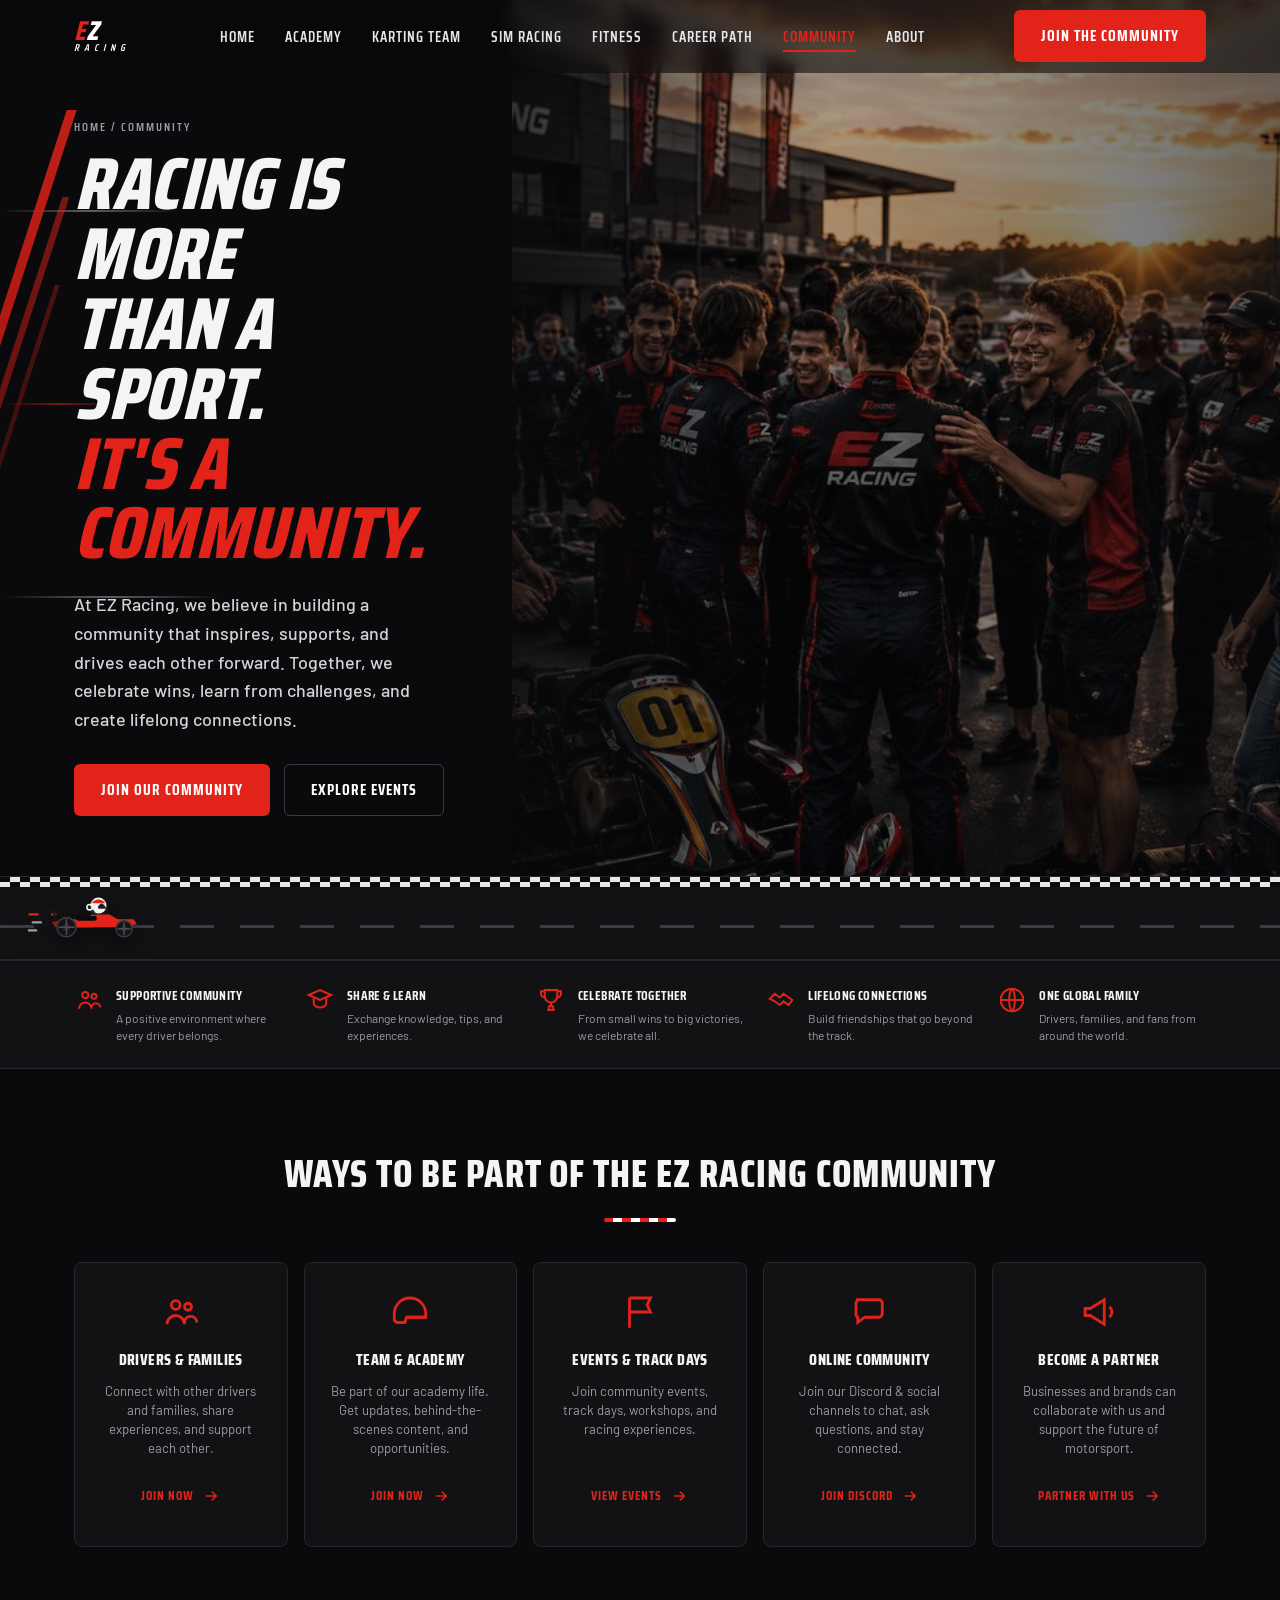
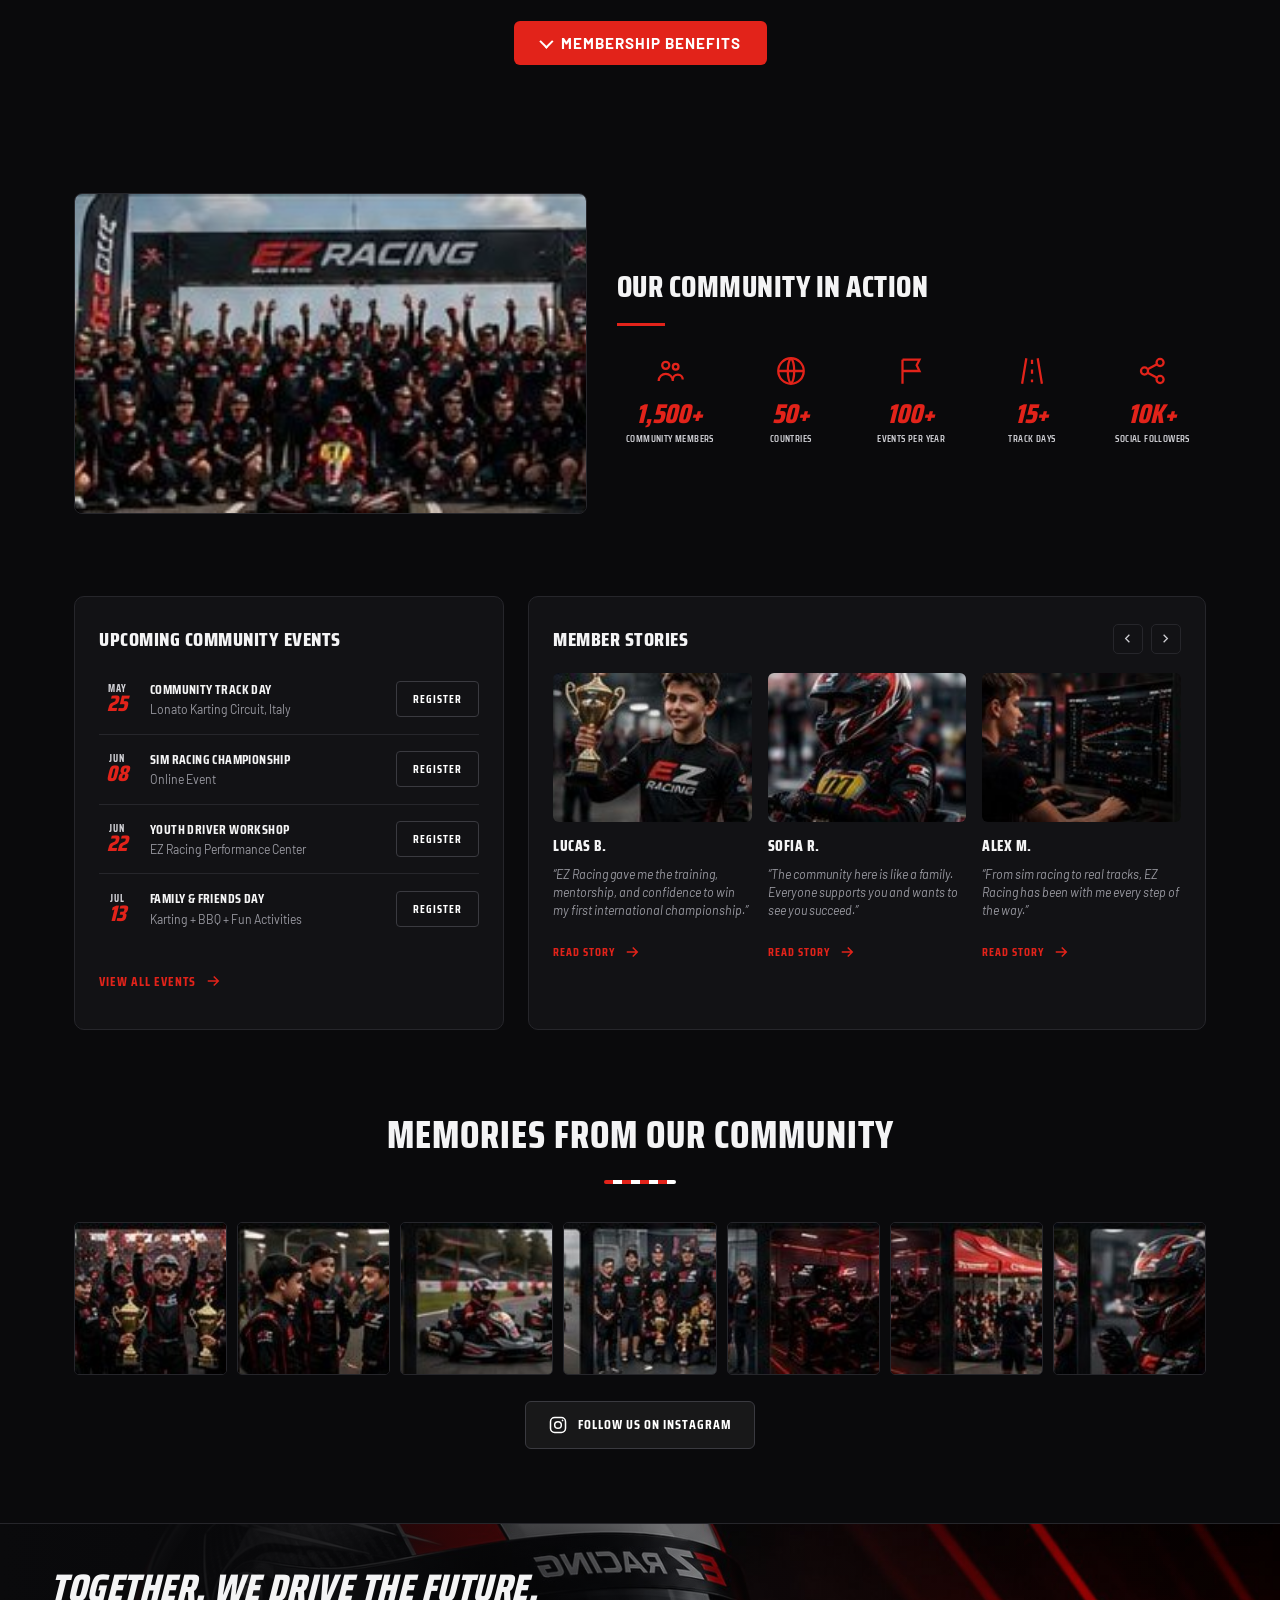
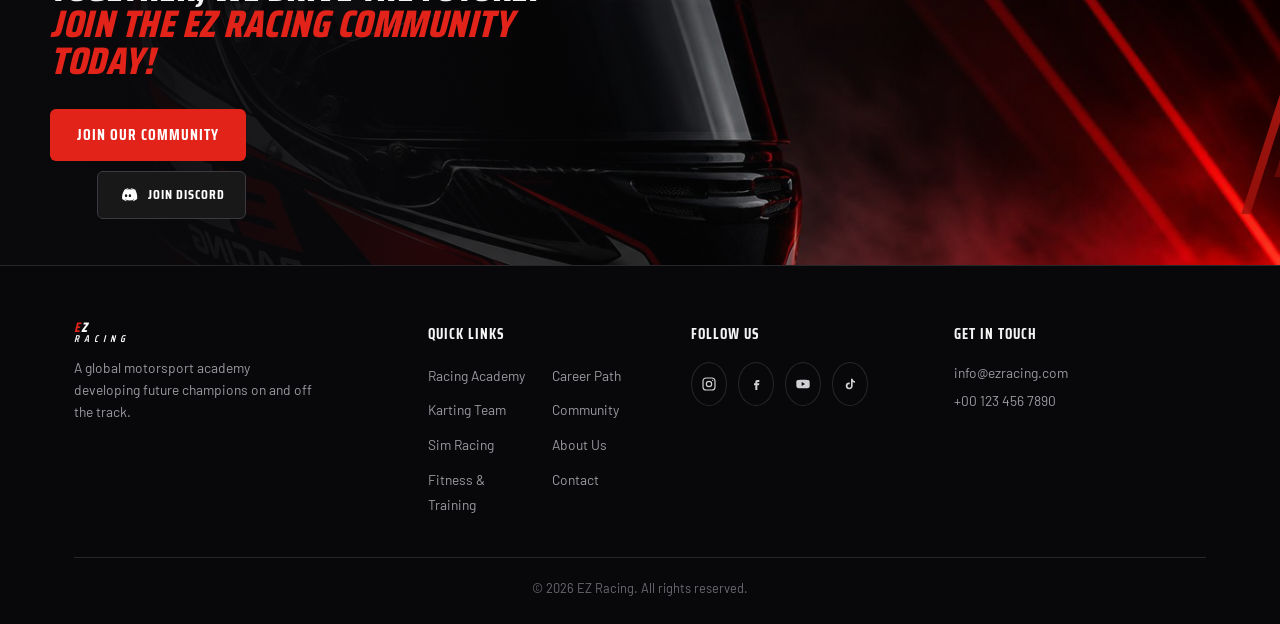
<file: community.html>
<!DOCTYPE html>
<html lang="en">
<head>
<meta charset="UTF-8">
<meta name="viewport" content="width=device-width, initial-scale=1.0">
<title>Racing Community, Events & Membership | EZ Racing</title>
<meta name="description" content="Be part of a passionate racing family. Track days, sim championships, youth workshops, member stories and a welcoming motorsport community for all ages.">
<meta name="robots" content="index, follow">
<meta name="theme-color" content="#0a0a0c">
<link rel="canonical" href="https://www.ezracing.com/community.html">
<link rel="icon" type="image/svg+xml" href="assets/img/favicon.svg">
<meta property="og:type" content="website">
<meta property="og:site_name" content="EZ Racing">
<meta property="og:title" content="Racing Community, Events & Membership | EZ Racing">
<meta property="og:description" content="Be part of a passionate racing family. Track days, sim championships, youth workshops, member stories and a welcoming motorsport community for all ages.">
<meta property="og:url" content="https://www.ezracing.com/community.html">
<meta property="og:image" content="https://www.ezracing.com/assets/img/kart-hero.jpg">
<meta name="twitter:card" content="summary_large_image">
<meta name="twitter:title" content="Racing Community, Events & Membership | EZ Racing">
<meta name="twitter:description" content="Be part of a passionate racing family. Track days, sim championships, youth workshops, member stories and a welcoming motorsport community for all ages.">
<meta name="twitter:image" content="https://www.ezracing.com/assets/img/kart-hero.jpg">
<script type="application/ld+json">{"@context":"https://schema.org","@type":"WebPage","name":"Community","url":"https://www.ezracing.com/community.html","description":"Be part of a passionate racing family. Track days, sim championships, youth workshops, member stories and a welcoming motorsport community for all ages.","isPartOf":{"@type":"WebSite","name":"EZ Racing","url":"https://www.ezracing.com/"}}</script>
<script type="application/ld+json">{"@context":"https://schema.org","@type":"BreadcrumbList","itemListElement":[{"@type":"ListItem","position":1,"name":"Home","item":"https://www.ezracing.com/"},{"@type":"ListItem","position":2,"name":"Community","item":"https://www.ezracing.com/community.html"}]}</script>
<link rel="preconnect" href="https://fonts.googleapis.com">
<link rel="preconnect" href="https://fonts.gstatic.com" crossorigin>
<link href="https://fonts.googleapis.com/css2?family=Saira+Condensed:ital,wght@0,500;0,600;0,700;0,800;1,700;1,800&family=Barlow:wght@400;500;600;700&display=swap" rel="stylesheet">
<link rel="stylesheet" href="assets/css/styles.css">
</head>
<body>
<a class="skip-link" href="#main-content">Skip to main content</a><header id="hdr">
  <div class="wrap nav">
    <a href="index.html" class="logo"><span class="e ez"><b>E</b>Z</span><small>RACING</small></a>
    <ul class="nav-links" id="navlinks">
      <li><a href="index.html">Home</a></li>
      <li><a href="academy.html">Academy</a></li>
      <li><a href="karting-team.html">Karting Team</a></li>
      <li><a href="sim-racing.html">Sim Racing</a></li>
      <li><a href="fitness.html">Fitness</a></li>
      <li><a href="career-path.html">Career Path</a></li>
      <li><a href="community.html" class="active">Community</a></li>
      <li><a href="about.html">About</a></li>
    </ul>
    <div class="nav-cta">
      <a href="contact.html?type=join" class="btn btn-red">Join The Community</a>
      <button class="hamburger" id="burger" aria-label="Menu"><span></span><span></span><span></span></button>
    </div>
  </div>
</header>
<section id="main-content" class="hero hero-sub">
  <div class="speed-lines" aria-hidden="true"><i></i><i></i><i></i></div>
  <div class="hero-bg"><div class="hero-kart"><img fetchpriority="high" decoding="async" src="assets/img/community.jpg" alt="EZ Racing community"></div></div>
  <div class="slash"><i></i><i></i><i></i></div>
  <div class="wrap hero-inner">
    <div class="crumb"><a href="index.html">Home</a> / Community</div>
    <h1 class="display">Racing Is More<br>Than A Sport.<br><span class="red">It's A Community.</span></h1>
    <p class="lead">At EZ Racing, we believe in building a community that inspires, supports, and drives each other forward. Together, we celebrate wins, learn from challenges, and create lifelong connections.</p>
    <div class="hero-actions">
      <a href="contact.html?type=join" class="btn btn-red">Join Our Community</a>
      <a href="events.html" class="btn btn-ghost">Explore Events</a>
    </div>
  </div>
</section>

<!-- animated race kart divider -->
<div class="track-strip" aria-hidden="true"><svg class="strip-kart" viewBox="0 0 150 70" xmlns="http://www.w3.org/2000/svg" aria-hidden="true" focusable="false">
  <g class="speedline" stroke="#e2231a" stroke-width="3" stroke-linecap="round" stroke-dasharray="10 18">
    <line x1="2" y1="38" x2="34" y2="38"/>
    <line x1="6" y1="48" x2="30" y2="48" stroke="#9a9aa2"/>
    <line x1="0" y1="58" x2="26" y2="58" stroke="#fff" opacity=".6"/>
  </g>
  <!-- driver body + helmet -->
  <path d="M78 38 q4 -14 14 -14 q9 0 9 12 l0 6 z" fill="#16161a"/>
  <g>
    <circle cx="88" cy="27" r="10" fill="#f4f4f5"/>
    <path d="M79.5 24 a10 10 0 0 1 17 0 z" fill="#e2231a"/>
    <path d="M92 24 a10 10 0 0 1 5.6 7 l-9.6 0 q-2 -4 4 -7z" fill="#1c1c22"/>
  </g>
  <!-- chassis -->
  <path d="M30 48 L46 44 L72 44 L80 38 L102 38 L112 44 L132 44 L136 50 L120 54 L46 54 Z" fill="#e2231a"/>
  <path d="M30 48 L46 44 L46 54 L34 54 Z" fill="#9e120c"/>
  <rect x="60" y="40" width="26" height="6" rx="3" fill="#0a0a0c"/>
  <!-- steering -->
  <line x1="84" y1="38" x2="78" y2="30" stroke="#26262b" stroke-width="3" stroke-linecap="round"/>
  <circle cx="77" cy="29" r="3.4" fill="none" stroke="#f4f4f5" stroke-width="2"/>
  <!-- rear wing -->
  <rect x="26" y="33" width="16" height="4" rx="2" fill="#16161a"/>
  <line x1="33" y1="37" x2="33" y2="46" stroke="#16161a" stroke-width="3"/>
  <!-- wheels -->
  <g class="wheel">
    <circle cx="48" cy="54" r="12" fill="#141417" stroke="#3a3a40" stroke-width="2"/>
    <circle cx="48" cy="54" r="4.4" fill="#26262b"/>
    <line x1="48" y1="44" x2="48" y2="64" stroke="#4b4b52" stroke-width="2"/>
    <line x1="38" y1="54" x2="58" y2="54" stroke="#4b4b52" stroke-width="2"/>
  </g>
  <g class="wheel">
    <circle cx="120" cy="56" r="10" fill="#141417" stroke="#3a3a40" stroke-width="2"/>
    <circle cx="120" cy="56" r="3.6" fill="#26262b"/>
    <line x1="120" y1="48" x2="120" y2="64" stroke="#4b4b52" stroke-width="2"/>
    <line x1="112" y1="56" x2="128" y2="56" stroke="#4b4b52" stroke-width="2"/>
  </g>
</svg></div>


<div class="feat-bar-sec"><div class="wrap"><div class="feat-bar"><div class="fb-item"><svg viewBox="0 0 24 24" fill="none" stroke="currentColor" stroke-width="1.6"><circle cx="9" cy="8" r="2.5"/><circle cx="16" cy="9" r="2"/><path d="M4 19c0-3 2.5-5 5-5s5 2 5 5M14 18c0-2 1.5-3.5 3.5-3.5S21 16 21 18"/></svg><div><h4>Supportive Community</h4><p>A positive environment where every driver belongs.</p></div></div><div class="fb-item"><svg viewBox="0 0 24 24" fill="none" stroke="currentColor" stroke-width="1.6"><path d="M3 8l9-4 9 4-9 4-9-4Z"/><path d="M7 10v5c0 1.5 2.5 3 5 3s5-1.5 5-3v-5"/></svg><div><h4>Share &amp; Learn</h4><p>Exchange knowledge, tips, and experiences.</p></div></div><div class="fb-item"><svg viewBox="0 0 24 24" fill="none" stroke="currentColor" stroke-width="1.6"><path d="M7 4h10v5a5 5 0 0 1-10 0z"/><path d="M7 5H4v2a3 3 0 0 0 3 3M17 5h3v2a3 3 0 0 1-3 3"/><path d="M12 14v3M9 20h6M10 20l.5-3h3l.5 3"/></svg><div><h4>Celebrate Together</h4><p>From small wins to big victories, we celebrate all.</p></div></div><div class="fb-item"><svg viewBox="0 0 24 24" fill="none" stroke="currentColor" stroke-width="1.6"><path d="M3 11l4-4 4 3 3-3 7 5-3 4-4-3-3 3-4-3z"/></svg><div><h4>Lifelong Connections</h4><p>Build friendships that go beyond the track.</p></div></div><div class="fb-item"><svg viewBox="0 0 24 24" fill="none" stroke="currentColor" stroke-width="1.6"><circle cx="12" cy="12" r="9"/><path d="M3 12h18M12 3c3 3 3 15 0 18M12 3c-3 3-3 15 0 18"/></svg><div><h4>One Global Family</h4><p>Drivers, families, and fans from around the world.</p></div></div></div></div></div>

<section class="section">
  <div class="wrap">
    <h2 class="section-title reveal">Ways To Be Part Of The EZ Racing Community</h2>
    <div class="ways-grid"><article class="waycard reveal"><span class="wic"><svg viewBox="0 0 24 24" fill="none" stroke="currentColor" stroke-width="1.6"><circle cx="9" cy="8" r="2.5"/><circle cx="16" cy="9" r="2"/><path d="M4 19c0-3 2.5-5 5-5s5 2 5 5M14 18c0-2 1.5-3.5 3.5-3.5S21 16 21 18"/></svg></span><h3>Drivers &amp; Families</h3><p>Connect with other drivers and families, share experiences, and support each other.</p><a href="contact.html?type=join" class="link-red">Join Now <svg viewBox="0 0 24 24" fill="none" stroke="currentColor" stroke-width="2"><path d="M5 12h14M13 6l6 6-6 6"/></svg></a></article>
<article class="waycard reveal"><span class="wic"><svg viewBox="0 0 24 24" fill="none" stroke="currentColor" stroke-width="1.6"><path d="M3 13a9 9 0 0 1 18 0v2H10l-1 3H5a2 2 0 0 1-2-2z"/><path d="M10 15h11"/></svg></span><h3>Team &amp; Academy</h3><p>Be part of our academy life. Get updates, behind-the-scenes content, and opportunities.</p><a href="contact.html?type=join" class="link-red">Join Now <svg viewBox="0 0 24 24" fill="none" stroke="currentColor" stroke-width="2"><path d="M5 12h14M13 6l6 6-6 6"/></svg></a></article>
<article class="waycard reveal"><span class="wic"><svg viewBox="0 0 24 24" fill="none" stroke="currentColor" stroke-width="1.6"><path d="M6 21V4"/><path d="M6 4h12l-2 4 2 4H6"/></svg></span><h3>Events &amp; Track Days</h3><p>Join community events, track days, workshops, and racing experiences.</p><a href="events.html" class="link-red">View Events <svg viewBox="0 0 24 24" fill="none" stroke="currentColor" stroke-width="2"><path d="M5 12h14M13 6l6 6-6 6"/></svg></a></article>
<article class="waycard reveal"><span class="wic"><svg viewBox="0 0 24 24" fill="none" stroke="currentColor" stroke-width="1.6"><path d="M4 5h13a2 2 0 0 1 2 2v6a2 2 0 0 1-2 2H9l-4 3v-3a2 2 0 0 1-1-2V7a2 2 0 0 1 2-2z"/></svg></span><h3>Online Community</h3><p>Join our Discord &amp; social channels to chat, ask questions, and stay connected.</p><a href="https://discord.com" class="link-red" target="_blank" rel="noopener">Join Discord <svg viewBox="0 0 24 24" fill="none" stroke="currentColor" stroke-width="2"><path d="M5 12h14M13 6l6 6-6 6"/></svg></a></article>
<article class="waycard reveal"><span class="wic"><svg viewBox="0 0 24 24" fill="none" stroke="currentColor" stroke-width="1.6"><path d="M4 10v4h3l8 5V5L7 10H4z"/><path d="M18 9a4 4 0 0 1 0 6"/></svg></span><h3>Become A Partner</h3><p>Businesses and brands can collaborate with us and support the future of motorsport.</p><a href="contact.html?type=partner" class="link-red">Partner With Us <svg viewBox="0 0 24 24" fill="none" stroke="currentColor" stroke-width="2"><path d="M5 12h14M13 6l6 6-6 6"/></svg></a></article></div>
  </div>
</section>

<!-- MEMBERSHIP DETAILS (expandable) -->
<section class="section tight">
  <div class="wrap">
    <div class="hero-actions reveal" style="justify-content:center">
      <button type="button" class="btn btn-red detail-toggle" data-detail="cm-benefits"><span class="tgl-more">Membership Benefits</span><span class="tgl-less">Show Less</span></button>
    </div>
    <div class="detail" id="cm-benefits"><div class="detail-inner"><div class="detail-box"><h3>What EZ Racing Members Get</h3><p>Membership is the easiest way to be part of everything we do — on track, online and at every community event throughout the year.</p><ul class="dl"><li><svg viewBox="0 0 24 24" fill="none" stroke="currentColor" stroke-width="2.4"><path d="M5 12l5 5L20 6"/></svg>Priority booking for track days and academy sessions</li><li><svg viewBox="0 0 24 24" fill="none" stroke="currentColor" stroke-width="2.4"><path d="M5 12l5 5L20 6"/></svg>Discounted sim facility hours and league entry</li><li><svg viewBox="0 0 24 24" fill="none" stroke="currentColor" stroke-width="2.4"><path d="M5 12l5 5L20 6"/></svg>Free entry to community meetups and workshops</li><li><svg viewBox="0 0 24 24" fill="none" stroke="currentColor" stroke-width="2.4"><path d="M5 12l5 5L20 6"/></svg>Members-only Discord with coaches and drivers</li><li><svg viewBox="0 0 24 24" fill="none" stroke="currentColor" stroke-width="2.4"><path d="M5 12l5 5L20 6"/></svg>Season-end awards night and family events</li><li><svg viewBox="0 0 24 24" fill="none" stroke="currentColor" stroke-width="2.4"><path d="M5 12l5 5L20 6"/></svg>Member pricing on partner gear and services</li></ul><a href="contact.html?type=join" class="btn btn-red">Become A Member</a></div></div></div>
  </div>
</section>


<section class="section tight">
  <div class="wrap">
    <div class="action-grid">
      <div class="action-img reveal"><img loading="lazy" decoding="async" src="assets/img/cm-action.jpg" alt="EZ Racing community group"></div>
      <div class="action-right reveal">
        <h2>Our Community In Action</h2>
        <div class="action-stats"><div class="action-stat"><svg viewBox="0 0 24 24" fill="none" stroke="currentColor" stroke-width="1.6"><circle cx="9" cy="8" r="2.5"/><circle cx="16" cy="9" r="2"/><path d="M4 19c0-3 2.5-5 5-5s5 2 5 5M14 18c0-2 1.5-3.5 3.5-3.5S21 16 21 18"/></svg><div class="n">1,500+</div><div class="k">Community Members</div></div><div class="action-stat"><svg viewBox="0 0 24 24" fill="none" stroke="currentColor" stroke-width="1.6"><circle cx="12" cy="12" r="9"/><path d="M3 12h18M12 3c3 3 3 15 0 18M12 3c-3 3-3 15 0 18"/></svg><div class="n">50+</div><div class="k">Countries</div></div><div class="action-stat"><svg viewBox="0 0 24 24" fill="none" stroke="currentColor" stroke-width="1.6"><path d="M6 21V4"/><path d="M6 4h12l-2 4 2 4H6"/></svg><div class="n">100+</div><div class="k">Events Per Year</div></div><div class="action-stat"><svg viewBox="0 0 24 24" fill="none" stroke="currentColor" stroke-width="1.6"><path d="M8 3L5 21M16 3l3 18M12 4v3M12 11v3M12 18v2"/></svg><div class="n">15+</div><div class="k">Track Days</div></div><div class="action-stat"><svg viewBox="0 0 24 24" fill="none" stroke="currentColor" stroke-width="1.6"><circle cx="6" cy="12" r="2.5"/><circle cx="17" cy="6" r="2.5"/><circle cx="17" cy="18" r="2.5"/><path d="M8.2 10.8l6.6-3.6M8.2 13.2l6.6 3.6"/></svg><div class="n">10K+</div><div class="k">Social Followers</div></div></div>
      </div>
    </div>
  </div>
</section>

<section class="section tight">
  <div class="wrap">
    <div class="em-grid">
      <div class="ev-panel reveal">
        <h2>Upcoming Community Events</h2>
        <div class="ev-row"><div class="race-date"><div class="m">May</div><div class="d">25</div></div><div class="race-info"><div class="t">Community Track Day</div><div class="l">Lonato Karting Circuit, Italy</div></div><a href="contact.html?type=event" class="ebtn">Register</a></div><div class="ev-row"><div class="race-date"><div class="m">Jun</div><div class="d">08</div></div><div class="race-info"><div class="t">Sim Racing Championship</div><div class="l">Online Event</div></div><a href="contact.html?type=event" class="ebtn">Register</a></div><div class="ev-row"><div class="race-date"><div class="m">Jun</div><div class="d">22</div></div><div class="race-info"><div class="t">Youth Driver Workshop</div><div class="l">EZ Racing Performance Center</div></div><a href="contact.html?type=event" class="ebtn">Register</a></div><div class="ev-row"><div class="race-date"><div class="m">Jul</div><div class="d">13</div></div><div class="race-info"><div class="t">Family &amp; Friends Day</div><div class="l">Karting + BBQ + Fun Activities</div></div><a href="contact.html?type=event" class="ebtn">Register</a></div>
        <a href="events.html" class="link-red">View All Events <svg viewBox="0 0 24 24" fill="none" stroke="currentColor" stroke-width="2"><path d="M5 12h14M13 6l6 6-6 6"/></svg></a>
      </div>
      <div class="ms-panel reveal">
        <div class="ms-head">
          <h2>Member Stories</h2>
          <div class="ms-arrows"><span><svg viewBox="0 0 24 24" fill="none" stroke="currentColor" stroke-width="2"><path d="M15 6l-6 6 6 6"/></svg></span><span><svg viewBox="0 0 24 24" fill="none" stroke="currentColor" stroke-width="2"><path d="M9 6l6 6-6 6"/></svg></span></div>
        </div>
        <div class="ms-cards"><article class="mstory"><div class="m"><img loading="lazy" decoding="async" src="assets/img/cm-lucas.jpg" alt="Lucas B."></div><h3>Lucas B.</h3><p>&ldquo;EZ Racing gave me the training, mentorship, and confidence to win my first international championship.&rdquo;</p><a href="drivers.html" class="link-red">Read Story <svg viewBox="0 0 24 24" fill="none" stroke="currentColor" stroke-width="2"><path d="M5 12h14M13 6l6 6-6 6"/></svg></a></article>
<article class="mstory"><div class="m"><img loading="lazy" decoding="async" src="assets/img/cm-sofia.jpg" alt="Sofia R."></div><h3>Sofia R.</h3><p>&ldquo;The community here is like a family. Everyone supports you and wants to see you succeed.&rdquo;</p><a href="drivers.html" class="link-red">Read Story <svg viewBox="0 0 24 24" fill="none" stroke="currentColor" stroke-width="2"><path d="M5 12h14M13 6l6 6-6 6"/></svg></a></article>
<article class="mstory"><div class="m"><img loading="lazy" decoding="async" src="assets/img/cm-alex.jpg" alt="Alex M."></div><h3>Alex M.</h3><p>&ldquo;From sim racing to real tracks, EZ Racing has been with me every step of the way.&rdquo;</p><a href="drivers.html" class="link-red">Read Story <svg viewBox="0 0 24 24" fill="none" stroke="currentColor" stroke-width="2"><path d="M5 12h14M13 6l6 6-6 6"/></svg></a></article></div>
      </div>
    </div>
  </div>
</section>

<section class="section tight">
  <div class="wrap">
    <h2 class="section-title reveal">Memories From Our Community</h2>
    <div class="mem-grid"><div class="mi"><img loading="lazy" decoding="async" src="assets/img/cm-mem1.jpg" alt="Community memory"></div><div class="mi"><img loading="lazy" decoding="async" src="assets/img/cm-mem2.jpg" alt="Community memory"></div><div class="mi"><img loading="lazy" decoding="async" src="assets/img/cm-mem3.jpg" alt="Community memory"></div><div class="mi"><img loading="lazy" decoding="async" src="assets/img/cm-mem4.jpg" alt="Community memory"></div><div class="mi"><img loading="lazy" decoding="async" src="assets/img/cm-mem5.jpg" alt="Community memory"></div><div class="mi"><img loading="lazy" decoding="async" src="assets/img/cm-mem6.jpg" alt="Community memory"></div><div class="mi"><img loading="lazy" decoding="async" src="assets/img/cm-mem7.jpg" alt="Community memory"></div></div>
    <a href="https://instagram.com" class="insta-btn" target="_blank" rel="noopener"><svg viewBox="0 0 24 24" fill="none" stroke="currentColor" stroke-width="1.8"><rect x="3" y="3" width="18" height="18" rx="5"/><circle cx="12" cy="12" r="4"/><circle cx="17.5" cy="6.5" r="1" fill="currentColor" stroke="none"/></svg> Follow Us On Instagram</a>
  </div>
</section>

<section class="cta">
  <div class="cta-bg"><img loading="lazy" decoding="async" class="cta-helmet" src="assets/img/helmet.jpg" alt="EZ Racing helmet"></div>
  <div class="slash-r"><i></i><i></i></div>
  <div class="wrap cta-inner">
    <div>
      <h2 class="display">Together, We Drive The Future.<br><span class="red">Join The EZ Racing Community Today!</span></h2>
    </div>
    <div class="cta-actions">
      <a href="contact.html?type=join" class="btn btn-red">Join Our Community</a>
      <a href="https://discord.com" class="discord-btn" target="_blank" rel="noopener"><svg viewBox="0 0 24 24" fill="currentColor"><path d="M20 5.3A17 17 0 0 0 15.7 4l-.2.4a13 13 0 0 1 3.6 1.8 12 12 0 0 0-10.2 0A13 13 0 0 1 12.5 4.4L12.3 4A17 17 0 0 0 8 5.3C5.3 9.2 4.6 13 5 16.8a17 17 0 0 0 5.1 2.6l.4-.6c-.7-.3-1.4-.6-2-1l.5-.4a12 12 0 0 0 10 0l.5.4c-.6.4-1.3.7-2 1l.4.6a17 17 0 0 0 5.1-2.6c.5-4.4-.7-8.2-2.4-11.5ZM9.7 14.6c-.8 0-1.5-.8-1.5-1.7s.7-1.7 1.5-1.7 1.5.8 1.5 1.7-.7 1.7-1.5 1.7Zm4.6 0c-.8 0-1.5-.8-1.5-1.7s.7-1.7 1.5-1.7 1.5.8 1.5 1.7-.7 1.7-1.5 1.7Z"/></svg> Join Discord</a>
    </div>
  </div>
</section>
<footer>
  <div class="wrap">
    <div class="foot-grid">
      <div class="foot-col foot-about">
        <a href="index.html" class="logo"><span class="e ez"><b>E</b>Z</span><small>RACING</small></a>
        <p>A global motorsport academy developing future champions on and off the track.</p>
      </div>
      <div class="foot-col links">
        <h4>Quick Links</h4>
        <ul>
          <li><a href="academy.html">Racing Academy</a></li>
          <li><a href="career-path.html">Career Path</a></li>
          <li><a href="karting-team.html">Karting Team</a></li>
          <li><a href="community.html">Community</a></li>
          <li><a href="sim-racing.html">Sim Racing</a></li>
          <li><a href="about.html">About Us</a></li>
          <li><a href="fitness.html">Fitness &amp; Training</a></li>
          <li><a href="contact.html">Contact</a></li>
        </ul>
      </div>
      <div class="foot-col">
        <h4>Follow Us</h4>
        <div class="socials">
          <a href="https://instagram.com" aria-label="Instagram" target="_blank" rel="noopener"><svg viewBox="0 0 24 24" fill="none" stroke="currentColor" stroke-width="1.8"><rect x="3" y="3" width="18" height="18" rx="5"/><circle cx="12" cy="12" r="4"/><circle cx="17.5" cy="6.5" r="1" fill="currentColor" stroke="none"/></svg></a>
          <a href="https://facebook.com" aria-label="Facebook" target="_blank" rel="noopener"><svg viewBox="0 0 24 24" fill="currentColor"><path d="M14 9h3V6h-3c-2 0-3 1.3-3 3.2V11H9v3h2v7h3v-7h2.5l.5-3H14V9.5c0-.4.2-.5.6-.5Z"/></svg></a>
          <a href="https://youtube.com" aria-label="YouTube" target="_blank" rel="noopener"><svg viewBox="0 0 24 24" fill="currentColor"><path d="M22 8.2a3 3 0 0 0-2.1-2.1C18 5.5 12 5.5 12 5.5s-6 0-7.9.6A3 3 0 0 0 2 8.2 31 31 0 0 0 2 12a31 31 0 0 0 .1 3.8 3 3 0 0 0 2.1 2.1c1.9.6 7.8.6 7.8.6s6 0 7.9-.6a3 3 0 0 0 2.1-2.1A31 31 0 0 0 22 12a31 31 0 0 0-.1-3.8ZM10 15V9l5 3Z"/></svg></a>
          <a href="https://tiktok.com" aria-label="TikTok" target="_blank" rel="noopener"><svg viewBox="0 0 24 24" fill="currentColor"><path d="M16 4c.3 2 1.6 3.4 3.5 3.6v2.6c-1.3 0-2.5-.4-3.5-1.1v5.7a5.2 5.2 0 1 1-5.2-5.2c.3 0 .6 0 .9.1v2.7a2.6 2.6 0 1 0 1.8 2.5V4Z"/></svg></a>
        </div>
      </div>
      <div class="foot-col foot-contact">
        <h4>Get In Touch</h4>
        <p>info@ezracing.com</p>
        <p>+00 123 456 7890</p>
      </div>
    </div>
    <div class="foot-bottom">© 2026 EZ Racing. All rights reserved.</div>
  </div>
</footer><script src="assets/js/main.js" defer></script>
</body>
</html>
</file>
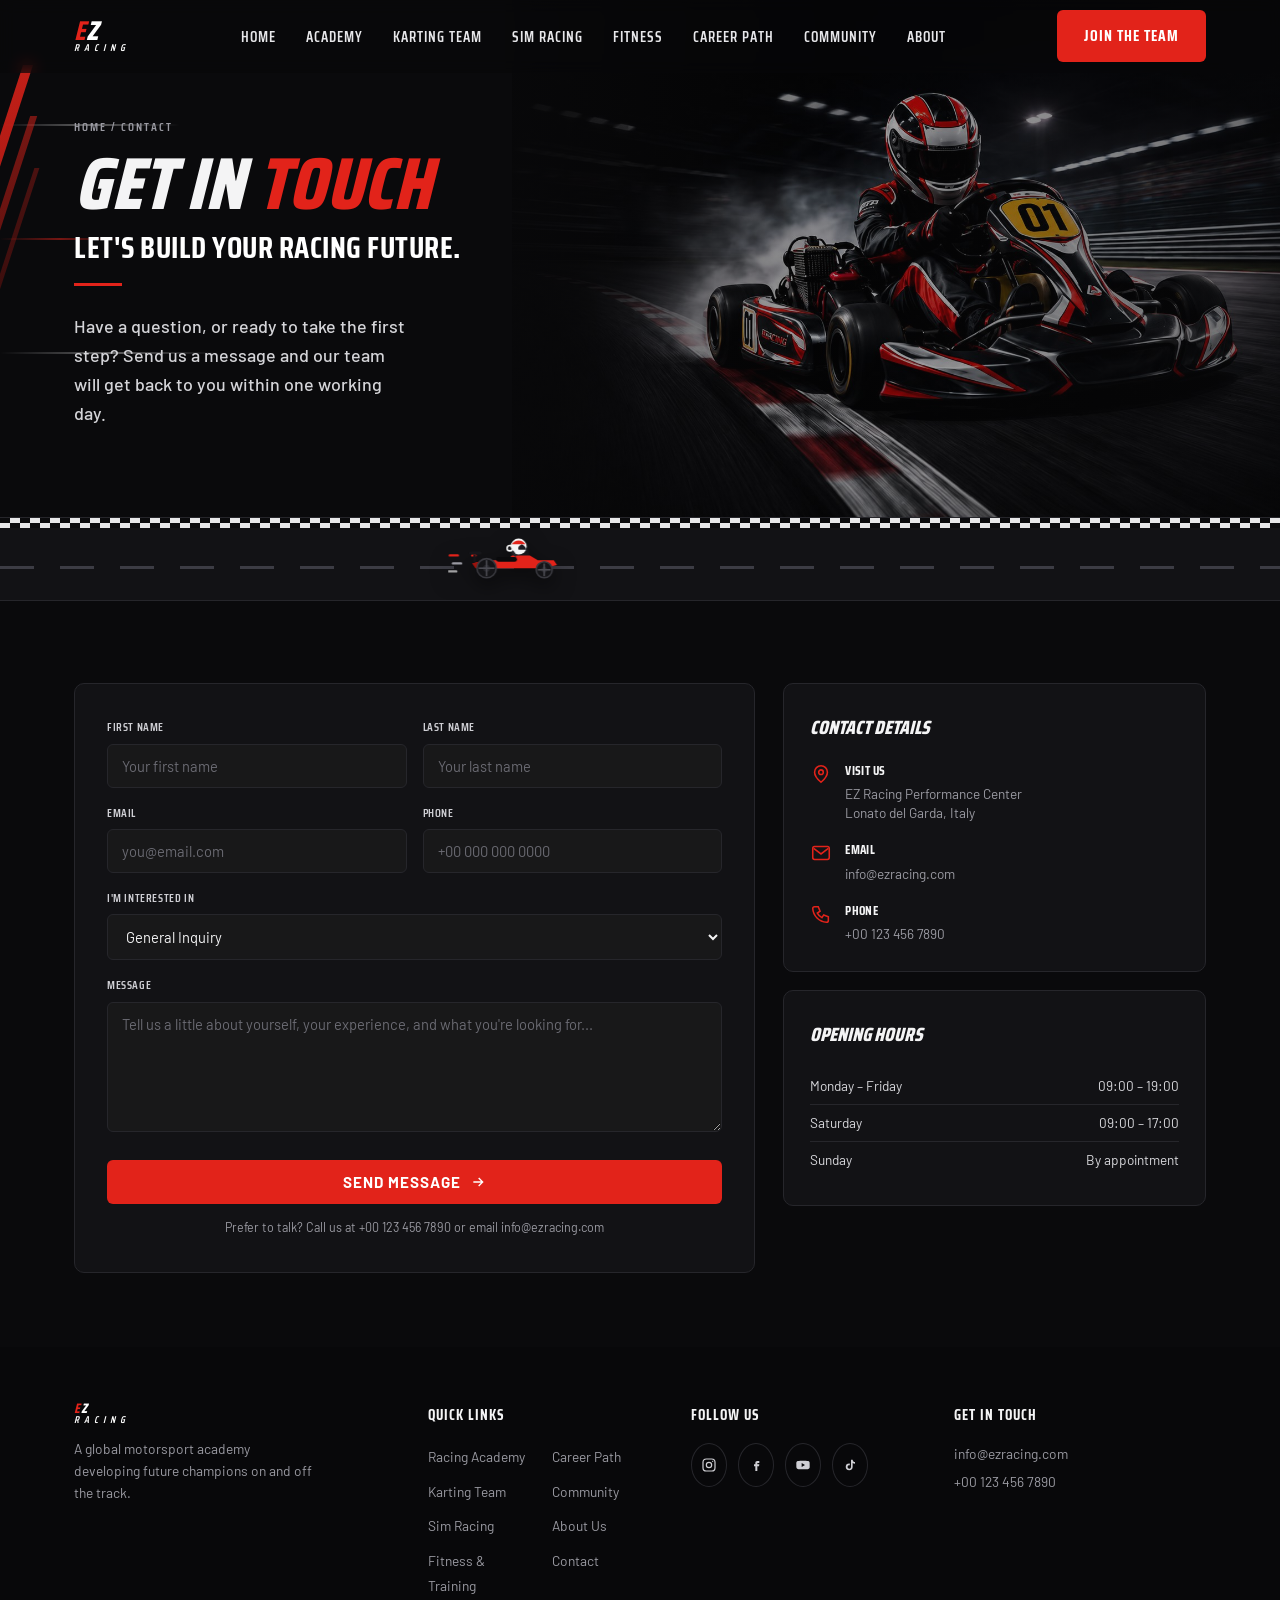
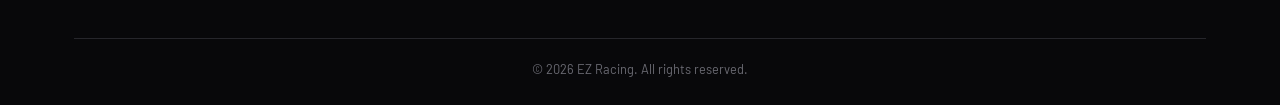
<file: contact.html>
<!DOCTYPE html>
<html lang="en">
<head>
<meta charset="UTF-8">
<meta name="viewport" content="width=device-width, initial-scale=1.0">
<title>Contact EZ Racing | Join, Book A Session Or Enquire</title>
<meta name="description" content="Get in touch with EZ Racing to join the academy, book a karting or sim session, arrange a driver assessment or ask about partnership opportunities.">
<meta name="robots" content="index, follow">
<meta name="theme-color" content="#0a0a0c">
<link rel="canonical" href="https://www.ezracing.com/contact.html">
<link rel="icon" type="image/svg+xml" href="assets/img/favicon.svg">
<meta property="og:type" content="website">
<meta property="og:site_name" content="EZ Racing">
<meta property="og:title" content="Contact EZ Racing | Join, Book A Session Or Enquire">
<meta property="og:description" content="Get in touch with EZ Racing to join the academy, book a karting or sim session, arrange a driver assessment or ask about partnership opportunities.">
<meta property="og:url" content="https://www.ezracing.com/contact.html">
<meta property="og:image" content="https://www.ezracing.com/assets/img/kart-hero.jpg">
<meta name="twitter:card" content="summary_large_image">
<meta name="twitter:title" content="Contact EZ Racing | Join, Book A Session Or Enquire">
<meta name="twitter:description" content="Get in touch with EZ Racing to join the academy, book a karting or sim session, arrange a driver assessment or ask about partnership opportunities.">
<meta name="twitter:image" content="https://www.ezracing.com/assets/img/kart-hero.jpg">
<script type="application/ld+json">{"@context":"https://schema.org","@type":"WebPage","name":"Contact","url":"https://www.ezracing.com/contact.html","description":"Get in touch with EZ Racing to join the academy, book a karting or sim session, arrange a driver assessment or ask about partnership opportunities.","isPartOf":{"@type":"WebSite","name":"EZ Racing","url":"https://www.ezracing.com/"}}</script>
<script type="application/ld+json">{"@context":"https://schema.org","@type":"BreadcrumbList","itemListElement":[{"@type":"ListItem","position":1,"name":"Home","item":"https://www.ezracing.com/"},{"@type":"ListItem","position":2,"name":"Contact","item":"https://www.ezracing.com/contact.html"}]}</script>
<link rel="preconnect" href="https://fonts.googleapis.com">
<link rel="preconnect" href="https://fonts.gstatic.com" crossorigin>
<link href="https://fonts.googleapis.com/css2?family=Saira+Condensed:ital,wght@0,500;0,600;0,700;0,800;1,700;1,800&family=Barlow:wght@400;500;600;700&display=swap" rel="stylesheet">
<link rel="stylesheet" href="assets/css/styles.css">
</head>
<body>
<a class="skip-link" href="#main-content">Skip to main content</a><header id="hdr">
  <div class="wrap nav">
    <a href="index.html" class="logo"><span class="e ez"><b>E</b>Z</span><small>RACING</small></a>
    <ul class="nav-links" id="navlinks">
      <li><a href="index.html">Home</a></li>
      <li><a href="academy.html">Academy</a></li>
      <li><a href="karting-team.html">Karting Team</a></li>
      <li><a href="sim-racing.html">Sim Racing</a></li>
      <li><a href="fitness.html">Fitness</a></li>
      <li><a href="career-path.html">Career Path</a></li>
      <li><a href="community.html">Community</a></li>
      <li><a href="about.html">About</a></li>
    </ul>
    <div class="nav-cta">
      <a href="contact.html?type=join" class="btn btn-red">Join The Team</a>
      <button class="hamburger" id="burger" aria-label="Menu"><span></span><span></span><span></span></button>
    </div>
  </div>
</header>
<section id="main-content" class="hero hero-sub">
  <div class="speed-lines" aria-hidden="true"><i></i><i></i><i></i></div>
  <div class="hero-bg"><div class="hero-kart"><img fetchpriority="high" decoding="async" src="assets/img/kart-hero.jpg" alt="EZ Racing"></div></div>
  <div class="slash"><i></i><i></i><i></i></div>
  <div class="wrap hero-inner">
    <div class="crumb"><a href="index.html">Home</a> / Contact</div>
    <h1 class="display">Get In <span class="red">Touch</span></h1>
    <span class="kt-sub">Let's Build Your Racing Future.</span>
    <p class="lead">Have a question, or ready to take the first step? Send us a message and our team will get back to you within one working day.</p>
  </div>
</section>

<!-- animated race kart divider -->
<div class="track-strip" aria-hidden="true"><svg class="strip-kart" viewBox="0 0 150 70" xmlns="http://www.w3.org/2000/svg" aria-hidden="true" focusable="false">
  <g class="speedline" stroke="#e2231a" stroke-width="3" stroke-linecap="round" stroke-dasharray="10 18">
    <line x1="2" y1="38" x2="34" y2="38"/>
    <line x1="6" y1="48" x2="30" y2="48" stroke="#9a9aa2"/>
    <line x1="0" y1="58" x2="26" y2="58" stroke="#fff" opacity=".6"/>
  </g>
  <!-- driver body + helmet -->
  <path d="M78 38 q4 -14 14 -14 q9 0 9 12 l0 6 z" fill="#16161a"/>
  <g>
    <circle cx="88" cy="27" r="10" fill="#f4f4f5"/>
    <path d="M79.5 24 a10 10 0 0 1 17 0 z" fill="#e2231a"/>
    <path d="M92 24 a10 10 0 0 1 5.6 7 l-9.6 0 q-2 -4 4 -7z" fill="#1c1c22"/>
  </g>
  <!-- chassis -->
  <path d="M30 48 L46 44 L72 44 L80 38 L102 38 L112 44 L132 44 L136 50 L120 54 L46 54 Z" fill="#e2231a"/>
  <path d="M30 48 L46 44 L46 54 L34 54 Z" fill="#9e120c"/>
  <rect x="60" y="40" width="26" height="6" rx="3" fill="#0a0a0c"/>
  <!-- steering -->
  <line x1="84" y1="38" x2="78" y2="30" stroke="#26262b" stroke-width="3" stroke-linecap="round"/>
  <circle cx="77" cy="29" r="3.4" fill="none" stroke="#f4f4f5" stroke-width="2"/>
  <!-- rear wing -->
  <rect x="26" y="33" width="16" height="4" rx="2" fill="#16161a"/>
  <line x1="33" y1="37" x2="33" y2="46" stroke="#16161a" stroke-width="3"/>
  <!-- wheels -->
  <g class="wheel">
    <circle cx="48" cy="54" r="12" fill="#141417" stroke="#3a3a40" stroke-width="2"/>
    <circle cx="48" cy="54" r="4.4" fill="#26262b"/>
    <line x1="48" y1="44" x2="48" y2="64" stroke="#4b4b52" stroke-width="2"/>
    <line x1="38" y1="54" x2="58" y2="54" stroke="#4b4b52" stroke-width="2"/>
  </g>
  <g class="wheel">
    <circle cx="120" cy="56" r="10" fill="#141417" stroke="#3a3a40" stroke-width="2"/>
    <circle cx="120" cy="56" r="3.6" fill="#26262b"/>
    <line x1="120" y1="48" x2="120" y2="64" stroke="#4b4b52" stroke-width="2"/>
    <line x1="112" y1="56" x2="128" y2="56" stroke="#4b4b52" stroke-width="2"/>
  </g>
</svg></div>


<section class="section">
  <div class="wrap">
    <div class="contact-grid">
      <div class="form-card reveal">
        <form id="contactForm" novalidate>
          <div class="form-row">
            <div class="field"><label>First Name</label><input type="text" name="first" placeholder="Your first name" required></div>
            <div class="field"><label>Last Name</label><input type="text" name="last" placeholder="Your last name" required></div>
          </div>
          <div class="form-row">
            <div class="field"><label>Email</label><input type="email" name="email" placeholder="you@email.com" required></div>
            <div class="field"><label>Phone</label><input type="tel" name="phone" placeholder="+00 000 000 0000"></div>
          </div>
          <div class="field"><label>I'm interested in</label>
            <select id="interest" name="interest"><option value="general">General Inquiry</option>
<option value="join">Join a Program / the Team</option>
<option value="booking">Book a Session / Assessment</option>
<option value="visit">Visit the Facility</option>
<option value="event">Event Registration</option>
<option value="enquiry">Team Enquiry</option>
<option value="community">Join the Community</option>
<option value="partner">Partnership / Sponsorship</option>
<option value="guide">Request the Career Guide</option>
<option value="info">More Information</option></select>
          </div>
          <div class="field"><label>Message</label><textarea name="message" placeholder="Tell us a little about yourself, your experience, and what you're looking for..."></textarea></div>
          <button type="submit" class="btn btn-red">Send Message <svg viewBox="0 0 24 24" fill="none" stroke="currentColor" stroke-width="2"><path d="M5 12h14M13 6l6 6-6 6"/></svg></button>
          <p class="form-note">Prefer to talk? Call us at +00 123 456 7890 or email info@ezracing.com</p>
        </form>
        <div class="form-success" id="formSuccess">
          <svg viewBox="0 0 24 24" fill="none" stroke="currentColor" stroke-width="2"><circle cx="12" cy="12" r="10"/><path d="M8 12l3 3 5-6"/></svg>
          <h3>Message Sent!</h3>
          <p>Thanks for reaching out. Our team will get back to you within one working day.</p>
        </div>
      </div>
      <div class="contact-aside reveal">
        <div class="ci-card">
          <h3>Contact Details</h3>
          <div class="ci-item"><svg viewBox="0 0 24 24" fill="none" stroke="currentColor" stroke-width="1.7"><path d="M12 21s7-6 7-11a7 7 0 0 0-14 0c0 5 7 11 7 11z"/><circle cx="12" cy="10" r="2.5"/></svg><div><h4>Visit Us</h4><p>EZ Racing Performance Center<br>Lonato del Garda, Italy</p></div></div>
          <div class="ci-item"><svg viewBox="0 0 24 24" fill="none" stroke="currentColor" stroke-width="1.7"><rect x="3" y="5" width="18" height="14" rx="2"/><path d="M4 7l8 6 8-6"/></svg><div><h4>Email</h4><p>info@ezracing.com</p></div></div>
          <div class="ci-item"><svg viewBox="0 0 24 24" fill="none" stroke="currentColor" stroke-width="1.7"><path d="M5 4h4l2 5-3 2a12 12 0 0 0 5 5l2-3 5 2v4a2 2 0 0 1-2 2A16 16 0 0 1 3 6a2 2 0 0 1 2-2z"/></svg><div><h4>Phone</h4><p>+00 123 456 7890</p></div></div>
        </div>
        <div class="ci-card">
          <h3>Opening Hours</h3>
          <ul class="ci-hours">
            <li><span>Monday – Friday</span><span>09:00 – 19:00</span></li>
            <li><span>Saturday</span><span>09:00 – 17:00</span></li>
            <li><span>Sunday</span><span>By appointment</span></li>
          </ul>
        </div>
      </div>
    </div>
  </div>
</section>
<footer>
  <div class="wrap">
    <div class="foot-grid">
      <div class="foot-col foot-about">
        <a href="index.html" class="logo"><span class="e ez"><b>E</b>Z</span><small>RACING</small></a>
        <p>A global motorsport academy developing future champions on and off the track.</p>
      </div>
      <div class="foot-col links">
        <h4>Quick Links</h4>
        <ul>
          <li><a href="academy.html">Racing Academy</a></li>
          <li><a href="career-path.html">Career Path</a></li>
          <li><a href="karting-team.html">Karting Team</a></li>
          <li><a href="community.html">Community</a></li>
          <li><a href="sim-racing.html">Sim Racing</a></li>
          <li><a href="about.html">About Us</a></li>
          <li><a href="fitness.html">Fitness &amp; Training</a></li>
          <li><a href="contact.html">Contact</a></li>
        </ul>
      </div>
      <div class="foot-col">
        <h4>Follow Us</h4>
        <div class="socials">
          <a href="https://instagram.com" target="_blank" rel="noopener" aria-label="Instagram"><svg viewBox="0 0 24 24" fill="none" stroke="currentColor" stroke-width="1.8"><rect x="3" y="3" width="18" height="18" rx="5"/><circle cx="12" cy="12" r="4"/><circle cx="17.5" cy="6.5" r="1" fill="currentColor" stroke="none"/></svg></a>
          <a href="https://facebook.com" target="_blank" rel="noopener" aria-label="Facebook"><svg viewBox="0 0 24 24" fill="currentColor"><path d="M14 9h3V6h-3c-2 0-3 1.3-3 3.2V11H9v3h2v7h3v-7h2.5l.5-3H14V9.5c0-.4.2-.5.6-.5Z"/></svg></a>
          <a href="https://youtube.com" target="_blank" rel="noopener" aria-label="YouTube"><svg viewBox="0 0 24 24" fill="currentColor"><path d="M22 8.2a3 3 0 0 0-2.1-2.1C18 5.5 12 5.5 12 5.5s-6 0-7.9.6A3 3 0 0 0 2 8.2 31 31 0 0 0 2 12a31 31 0 0 0 .1 3.8 3 3 0 0 0 2.1 2.1c1.9.6 7.8.6 7.8.6s6 0 7.9-.6a3 3 0 0 0 2.1-2.1A31 31 0 0 0 22 12a31 31 0 0 0-.1-3.8ZM10 15V9l5 3Z"/></svg></a>
          <a href="https://tiktok.com" target="_blank" rel="noopener" aria-label="TikTok"><svg viewBox="0 0 24 24" fill="currentColor"><path d="M16 4c.3 2 1.6 3.4 3.5 3.6v2.6c-1.3 0-2.5-.4-3.5-1.1v5.7a5.2 5.2 0 1 1-5.2-5.2c.3 0 .6 0 .9.1v2.7a2.6 2.6 0 1 0 1.8 2.5V4Z"/></svg></a>
        </div>
      </div>
      <div class="foot-col foot-contact">
        <h4>Get In Touch</h4>
        <p>info@ezracing.com</p>
        <p>+00 123 456 7890</p>
      </div>
    </div>
    <div class="foot-bottom">© 2026 EZ Racing. All rights reserved.</div>
  </div>
</footer><script src="assets/js/main.js" defer></script>
</body>
</html>
</file>
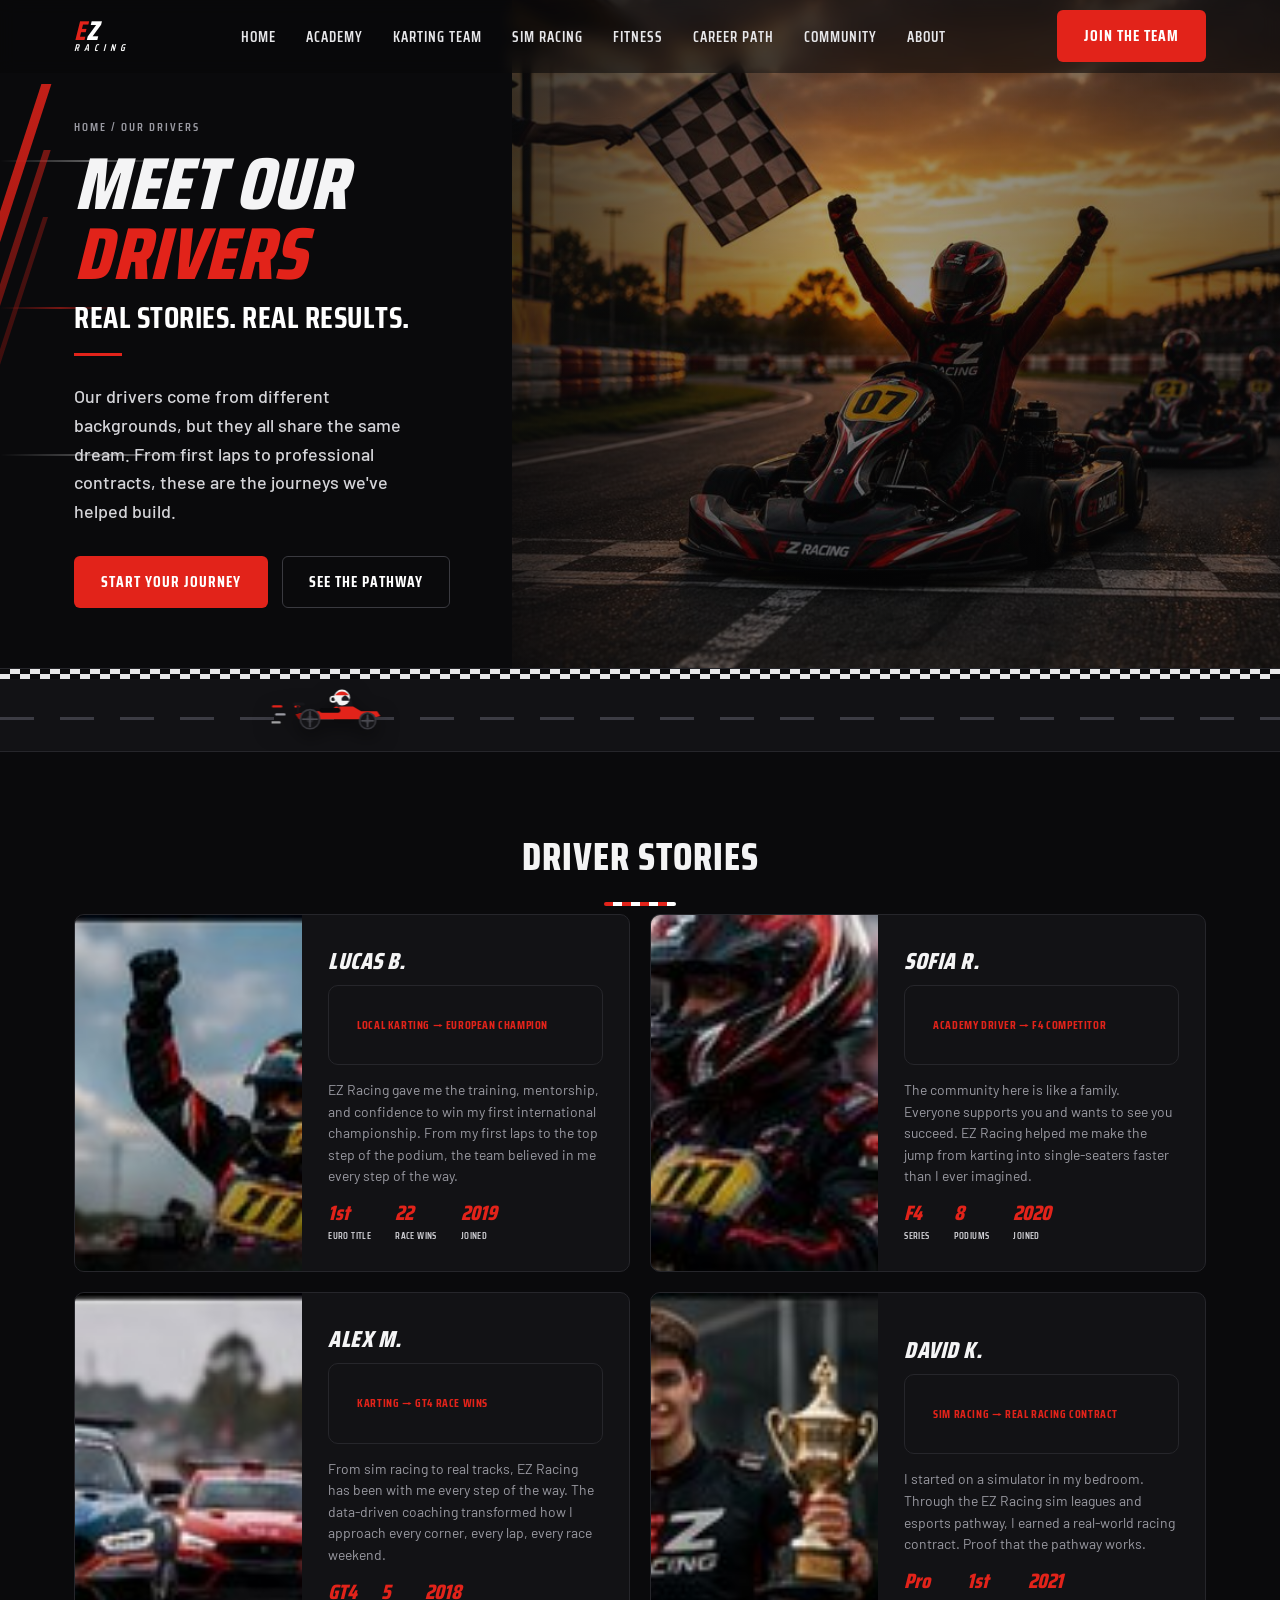
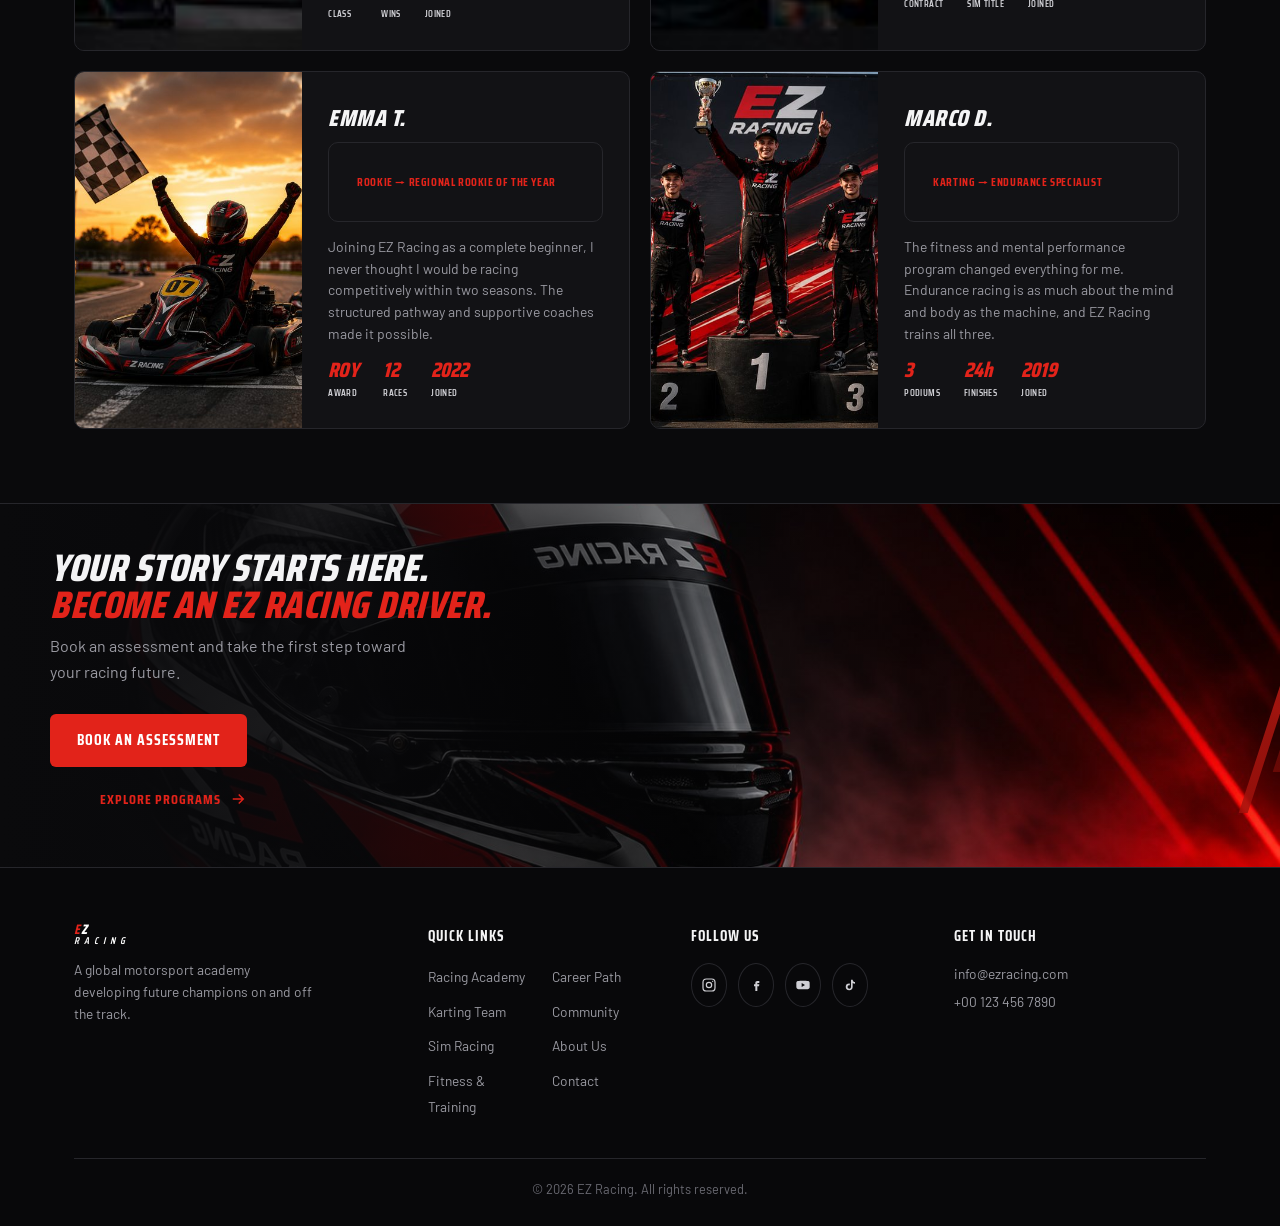
<file: drivers.html>
<!DOCTYPE html>
<html lang="en">
<head>
<meta charset="UTF-8">
<meta name="viewport" content="width=device-width, initial-scale=1.0">
<title>Our Drivers & Success Stories | EZ Racing</title>
<meta name="description" content="Meet the drivers of EZ Racing — their journeys from first karting laps to podiums, championships and professional development milestones.">
<meta name="robots" content="index, follow">
<meta name="theme-color" content="#0a0a0c">
<link rel="canonical" href="https://www.ezracing.com/drivers.html">
<link rel="icon" type="image/svg+xml" href="assets/img/favicon.svg">
<meta property="og:type" content="website">
<meta property="og:site_name" content="EZ Racing">
<meta property="og:title" content="Our Drivers & Success Stories | EZ Racing">
<meta property="og:description" content="Meet the drivers of EZ Racing — their journeys from first karting laps to podiums, championships and professional development milestones.">
<meta property="og:url" content="https://www.ezracing.com/drivers.html">
<meta property="og:image" content="https://www.ezracing.com/assets/img/kart-hero.jpg">
<meta name="twitter:card" content="summary_large_image">
<meta name="twitter:title" content="Our Drivers & Success Stories | EZ Racing">
<meta name="twitter:description" content="Meet the drivers of EZ Racing — their journeys from first karting laps to podiums, championships and professional development milestones.">
<meta name="twitter:image" content="https://www.ezracing.com/assets/img/kart-hero.jpg">
<script type="application/ld+json">{"@context":"https://schema.org","@type":"WebPage","name":"Drivers","url":"https://www.ezracing.com/drivers.html","description":"Meet the drivers of EZ Racing \u2014 their journeys from first karting laps to podiums, championships and professional development milestones.","isPartOf":{"@type":"WebSite","name":"EZ Racing","url":"https://www.ezracing.com/"}}</script>
<script type="application/ld+json">{"@context":"https://schema.org","@type":"BreadcrumbList","itemListElement":[{"@type":"ListItem","position":1,"name":"Home","item":"https://www.ezracing.com/"},{"@type":"ListItem","position":2,"name":"Drivers","item":"https://www.ezracing.com/drivers.html"}]}</script>
<link rel="preconnect" href="https://fonts.googleapis.com">
<link rel="preconnect" href="https://fonts.gstatic.com" crossorigin>
<link href="https://fonts.googleapis.com/css2?family=Saira+Condensed:ital,wght@0,500;0,600;0,700;0,800;1,700;1,800&family=Barlow:wght@400;500;600;700&display=swap" rel="stylesheet">
<link rel="stylesheet" href="assets/css/styles.css">
</head>
<body>
<a class="skip-link" href="#main-content">Skip to main content</a><header id="hdr">
  <div class="wrap nav">
    <a href="index.html" class="logo"><span class="e ez"><b>E</b>Z</span><small>RACING</small></a>
    <ul class="nav-links" id="navlinks">
      <li><a href="index.html">Home</a></li>
      <li><a href="academy.html">Academy</a></li>
      <li><a href="karting-team.html">Karting Team</a></li>
      <li><a href="sim-racing.html">Sim Racing</a></li>
      <li><a href="fitness.html">Fitness</a></li>
      <li><a href="career-path.html">Career Path</a></li>
      <li><a href="community.html">Community</a></li>
      <li><a href="about.html">About</a></li>
    </ul>
    <div class="nav-cta">
      <a href="contact.html?type=join" class="btn btn-red">Join The Team</a>
      <button class="hamburger" id="burger" aria-label="Menu"><span></span><span></span><span></span></button>
    </div>
  </div>
</header>
<section id="main-content" class="hero hero-sub">
  <div class="speed-lines" aria-hidden="true"><i></i><i></i><i></i></div>
  <div class="hero-bg"><div class="hero-kart"><img fetchpriority="high" decoding="async" src="assets/img/celebrate.jpg" alt="EZ Racing drivers"></div></div>
  <div class="slash"><i></i><i></i><i></i></div>
  <div class="wrap hero-inner">
    <div class="crumb"><a href="index.html">Home</a> / Our Drivers</div>
    <h1 class="display">Meet Our <span class="red">Drivers</span></h1>
    <span class="kt-sub">Real Stories. Real Results.</span>
    <p class="lead">Our drivers come from different backgrounds, but they all share the same dream. From first laps to professional contracts, these are the journeys we've helped build.</p>
    <div class="hero-actions"><a href="contact.html?type=join" class="btn btn-red">Start Your Journey</a><a href="career-path.html" class="btn btn-ghost">See The Pathway</a></div>
  </div>
</section>

<!-- animated race kart divider -->
<div class="track-strip" aria-hidden="true"><svg class="strip-kart" viewBox="0 0 150 70" xmlns="http://www.w3.org/2000/svg" aria-hidden="true" focusable="false">
  <g class="speedline" stroke="#e2231a" stroke-width="3" stroke-linecap="round" stroke-dasharray="10 18">
    <line x1="2" y1="38" x2="34" y2="38"/>
    <line x1="6" y1="48" x2="30" y2="48" stroke="#9a9aa2"/>
    <line x1="0" y1="58" x2="26" y2="58" stroke="#fff" opacity=".6"/>
  </g>
  <!-- driver body + helmet -->
  <path d="M78 38 q4 -14 14 -14 q9 0 9 12 l0 6 z" fill="#16161a"/>
  <g>
    <circle cx="88" cy="27" r="10" fill="#f4f4f5"/>
    <path d="M79.5 24 a10 10 0 0 1 17 0 z" fill="#e2231a"/>
    <path d="M92 24 a10 10 0 0 1 5.6 7 l-9.6 0 q-2 -4 4 -7z" fill="#1c1c22"/>
  </g>
  <!-- chassis -->
  <path d="M30 48 L46 44 L72 44 L80 38 L102 38 L112 44 L132 44 L136 50 L120 54 L46 54 Z" fill="#e2231a"/>
  <path d="M30 48 L46 44 L46 54 L34 54 Z" fill="#9e120c"/>
  <rect x="60" y="40" width="26" height="6" rx="3" fill="#0a0a0c"/>
  <!-- steering -->
  <line x1="84" y1="38" x2="78" y2="30" stroke="#26262b" stroke-width="3" stroke-linecap="round"/>
  <circle cx="77" cy="29" r="3.4" fill="none" stroke="#f4f4f5" stroke-width="2"/>
  <!-- rear wing -->
  <rect x="26" y="33" width="16" height="4" rx="2" fill="#16161a"/>
  <line x1="33" y1="37" x2="33" y2="46" stroke="#16161a" stroke-width="3"/>
  <!-- wheels -->
  <g class="wheel">
    <circle cx="48" cy="54" r="12" fill="#141417" stroke="#3a3a40" stroke-width="2"/>
    <circle cx="48" cy="54" r="4.4" fill="#26262b"/>
    <line x1="48" y1="44" x2="48" y2="64" stroke="#4b4b52" stroke-width="2"/>
    <line x1="38" y1="54" x2="58" y2="54" stroke="#4b4b52" stroke-width="2"/>
  </g>
  <g class="wheel">
    <circle cx="120" cy="56" r="10" fill="#141417" stroke="#3a3a40" stroke-width="2"/>
    <circle cx="120" cy="56" r="3.6" fill="#26262b"/>
    <line x1="120" y1="48" x2="120" y2="64" stroke="#4b4b52" stroke-width="2"/>
    <line x1="112" y1="56" x2="128" y2="56" stroke="#4b4b52" stroke-width="2"/>
  </g>
</svg></div>


<section class="section">
  <div class="wrap">
    <h2 class="section-title reveal">Driver Stories</h2>
    <div class="driver-grid"><article class="drivercard reveal" id="lucas">
        <div class="m"><img loading="lazy" decoding="async" src="assets/img/cp-lucas.jpg" alt="Lucas B."></div>
        <div class="b"><h3>Lucas B.</h3><div class="role">Local Karting → European Champion</div><p>EZ Racing gave me the training, mentorship, and confidence to win my first international championship. From my first laps to the top step of the podium, the team believed in me every step of the way.</p><div class="dstats"><div class="dstat"><div class="n">1st</div><div class="k">Euro Title</div></div><div class="dstat"><div class="n">22</div><div class="k">Race Wins</div></div><div class="dstat"><div class="n">2019</div><div class="k">Joined</div></div></div></div>
      </article>
<article class="drivercard reveal" id="sofia">
        <div class="m"><img loading="lazy" decoding="async" src="assets/img/cm-sofia.jpg" alt="Sofia R."></div>
        <div class="b"><h3>Sofia R.</h3><div class="role">Academy Driver → F4 Competitor</div><p>The community here is like a family. Everyone supports you and wants to see you succeed. EZ Racing helped me make the jump from karting into single-seaters faster than I ever imagined.</p><div class="dstats"><div class="dstat"><div class="n">F4</div><div class="k">Series</div></div><div class="dstat"><div class="n">8</div><div class="k">Podiums</div></div><div class="dstat"><div class="n">2020</div><div class="k">Joined</div></div></div></div>
      </article>
<article class="drivercard reveal" id="alex">
        <div class="m"><img loading="lazy" decoding="async" src="assets/img/cp-alex.jpg" alt="Alex M."></div>
        <div class="b"><h3>Alex M.</h3><div class="role">Karting → GT4 Race Wins</div><p>From sim racing to real tracks, EZ Racing has been with me every step of the way. The data-driven coaching transformed how I approach every corner, every lap, every race weekend.</p><div class="dstats"><div class="dstat"><div class="n">GT4</div><div class="k">Class</div></div><div class="dstat"><div class="n">5</div><div class="k">Wins</div></div><div class="dstat"><div class="n">2018</div><div class="k">Joined</div></div></div></div>
      </article>
<article class="drivercard reveal" id="david">
        <div class="m"><img loading="lazy" decoding="async" src="assets/img/cp-david.jpg" alt="David K."></div>
        <div class="b"><h3>David K.</h3><div class="role">Sim Racing → Real Racing Contract</div><p>I started on a simulator in my bedroom. Through the EZ Racing sim leagues and esports pathway, I earned a real-world racing contract. Proof that the pathway works.</p><div class="dstats"><div class="dstat"><div class="n">Pro</div><div class="k">Contract</div></div><div class="dstat"><div class="n">1st</div><div class="k">Sim Title</div></div><div class="dstat"><div class="n">2021</div><div class="k">Joined</div></div></div></div>
      </article>
<article class="drivercard reveal" id="emma">
        <div class="m"><img loading="lazy" decoding="async" src="assets/img/celebrate.jpg" alt="Emma T."></div>
        <div class="b"><h3>Emma T.</h3><div class="role">Rookie → Regional Rookie of the Year</div><p>Joining EZ Racing as a complete beginner, I never thought I would be racing competitively within two seasons. The structured pathway and supportive coaches made it possible.</p><div class="dstats"><div class="dstat"><div class="n">ROY</div><div class="k">Award</div></div><div class="dstat"><div class="n">12</div><div class="k">Races</div></div><div class="dstat"><div class="n">2022</div><div class="k">Joined</div></div></div></div>
      </article>
<article class="drivercard reveal" id="marco">
        <div class="m"><img loading="lazy" decoding="async" src="assets/img/podium.jpg" alt="Marco D."></div>
        <div class="b"><h3>Marco D.</h3><div class="role">Karting → Endurance Specialist</div><p>The fitness and mental performance program changed everything for me. Endurance racing is as much about the mind and body as the machine, and EZ Racing trains all three.</p><div class="dstats"><div class="dstat"><div class="n">3</div><div class="k">Podiums</div></div><div class="dstat"><div class="n">24h</div><div class="k">Finishes</div></div><div class="dstat"><div class="n">2019</div><div class="k">Joined</div></div></div></div>
      </article></div>
  </div>
</section>

<section class="cta">
  <div class="cta-bg"><img loading="lazy" decoding="async" class="cta-helmet" src="assets/img/helmet.jpg" alt="EZ Racing helmet"></div>
  <div class="slash-r"><i></i><i></i></div>
  <div class="wrap cta-inner">
    <div><h2 class="display">Your Story Starts Here.<br><span class="red">Become An EZ Racing Driver.</span></h2><p>Book an assessment and take the first step toward your racing future.</p></div>
    <div class="cta-actions"><a href="contact.html?type=booking" class="btn btn-red">Book An Assessment</a><a href="academy.html" class="link-red">Explore Programs <svg viewBox="0 0 24 24" fill="none" stroke="currentColor" stroke-width="2"><path d="M5 12h14M13 6l6 6-6 6"/></svg></a></div>
  </div>
</section>
<footer>
  <div class="wrap">
    <div class="foot-grid">
      <div class="foot-col foot-about">
        <a href="index.html" class="logo"><span class="e ez"><b>E</b>Z</span><small>RACING</small></a>
        <p>A global motorsport academy developing future champions on and off the track.</p>
      </div>
      <div class="foot-col links">
        <h4>Quick Links</h4>
        <ul>
          <li><a href="academy.html">Racing Academy</a></li>
          <li><a href="career-path.html">Career Path</a></li>
          <li><a href="karting-team.html">Karting Team</a></li>
          <li><a href="community.html">Community</a></li>
          <li><a href="sim-racing.html">Sim Racing</a></li>
          <li><a href="about.html">About Us</a></li>
          <li><a href="fitness.html">Fitness &amp; Training</a></li>
          <li><a href="contact.html">Contact</a></li>
        </ul>
      </div>
      <div class="foot-col">
        <h4>Follow Us</h4>
        <div class="socials">
          <a href="https://instagram.com" target="_blank" rel="noopener" aria-label="Instagram"><svg viewBox="0 0 24 24" fill="none" stroke="currentColor" stroke-width="1.8"><rect x="3" y="3" width="18" height="18" rx="5"/><circle cx="12" cy="12" r="4"/><circle cx="17.5" cy="6.5" r="1" fill="currentColor" stroke="none"/></svg></a>
          <a href="https://facebook.com" target="_blank" rel="noopener" aria-label="Facebook"><svg viewBox="0 0 24 24" fill="currentColor"><path d="M14 9h3V6h-3c-2 0-3 1.3-3 3.2V11H9v3h2v7h3v-7h2.5l.5-3H14V9.5c0-.4.2-.5.6-.5Z"/></svg></a>
          <a href="https://youtube.com" target="_blank" rel="noopener" aria-label="YouTube"><svg viewBox="0 0 24 24" fill="currentColor"><path d="M22 8.2a3 3 0 0 0-2.1-2.1C18 5.5 12 5.5 12 5.5s-6 0-7.9.6A3 3 0 0 0 2 8.2 31 31 0 0 0 2 12a31 31 0 0 0 .1 3.8 3 3 0 0 0 2.1 2.1c1.9.6 7.8.6 7.8.6s6 0 7.9-.6a3 3 0 0 0 2.1-2.1A31 31 0 0 0 22 12a31 31 0 0 0-.1-3.8ZM10 15V9l5 3Z"/></svg></a>
          <a href="https://tiktok.com" target="_blank" rel="noopener" aria-label="TikTok"><svg viewBox="0 0 24 24" fill="currentColor"><path d="M16 4c.3 2 1.6 3.4 3.5 3.6v2.6c-1.3 0-2.5-.4-3.5-1.1v5.7a5.2 5.2 0 1 1-5.2-5.2c.3 0 .6 0 .9.1v2.7a2.6 2.6 0 1 0 1.8 2.5V4Z"/></svg></a>
        </div>
      </div>
      <div class="foot-col foot-contact">
        <h4>Get In Touch</h4>
        <p>info@ezracing.com</p>
        <p>+00 123 456 7890</p>
      </div>
    </div>
    <div class="foot-bottom">© 2026 EZ Racing. All rights reserved.</div>
  </div>
</footer><script src="assets/js/main.js" defer></script>
</body>
</html>
</file>
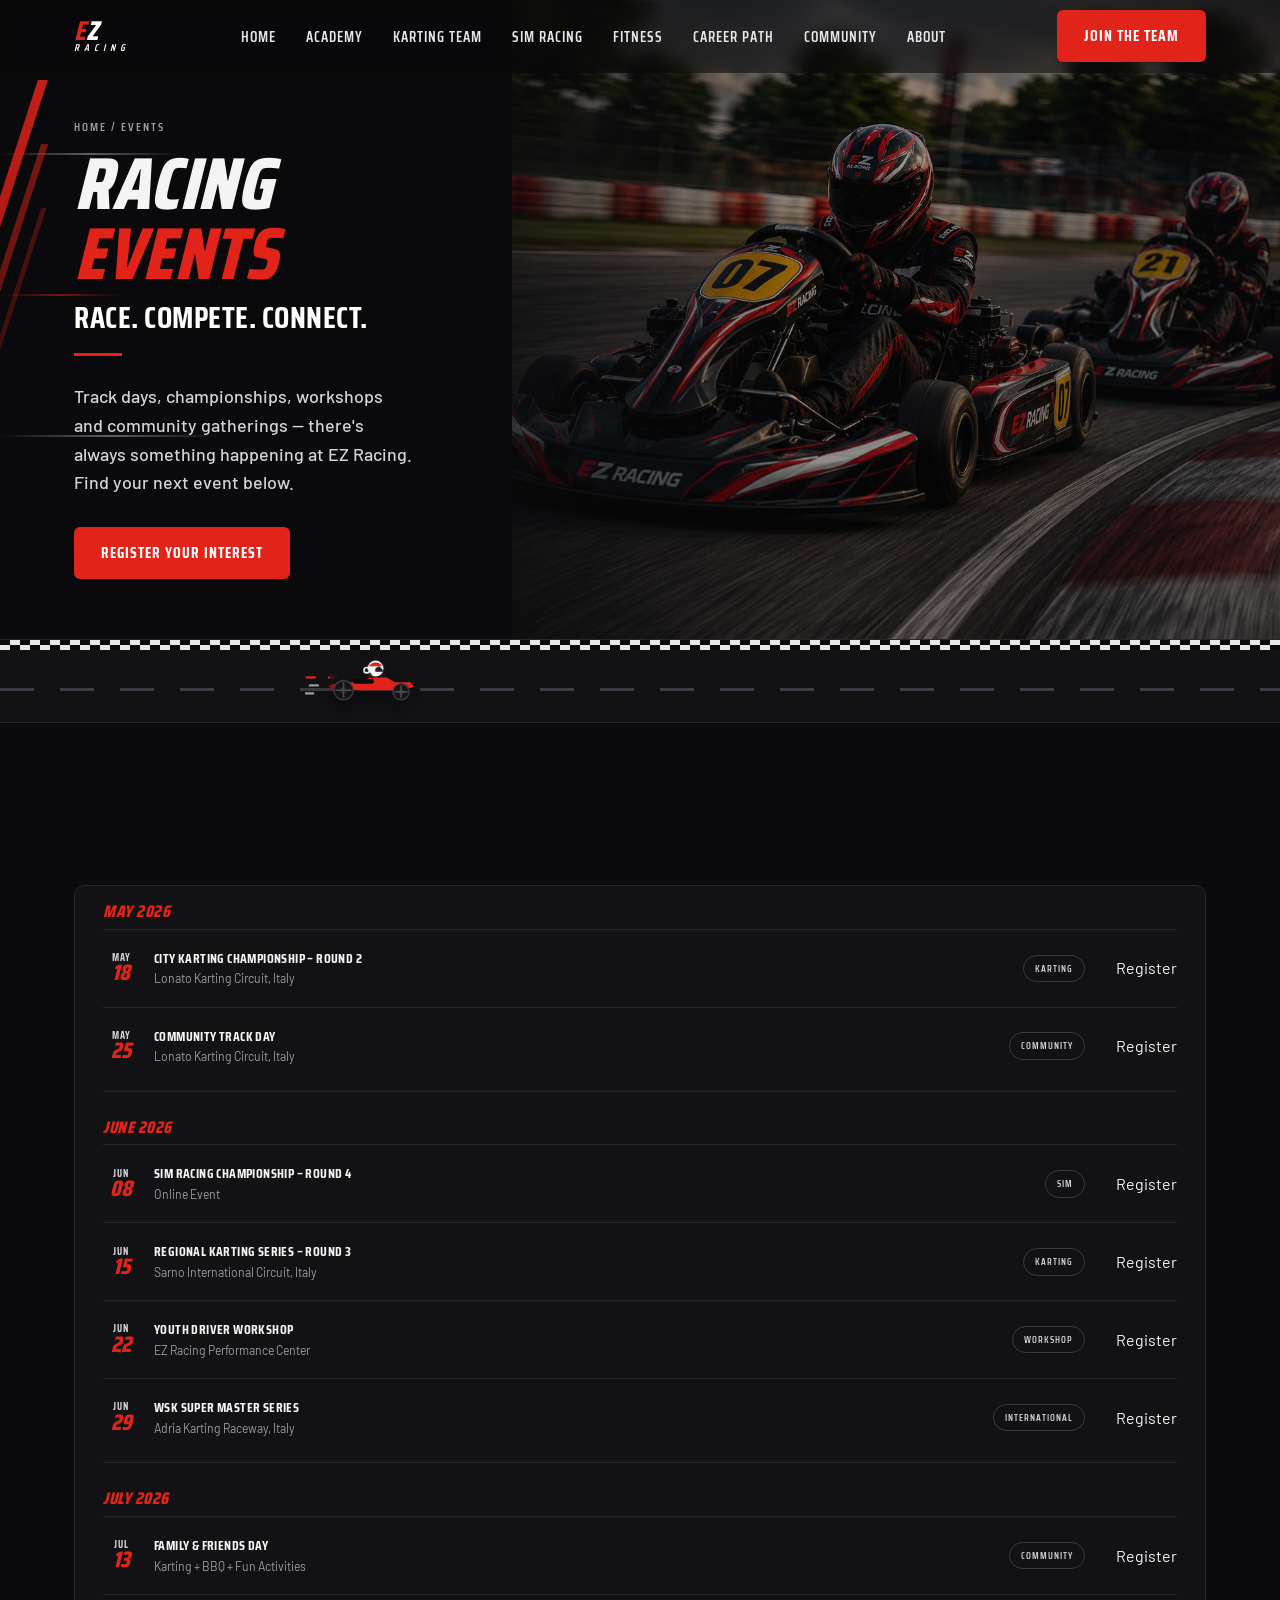
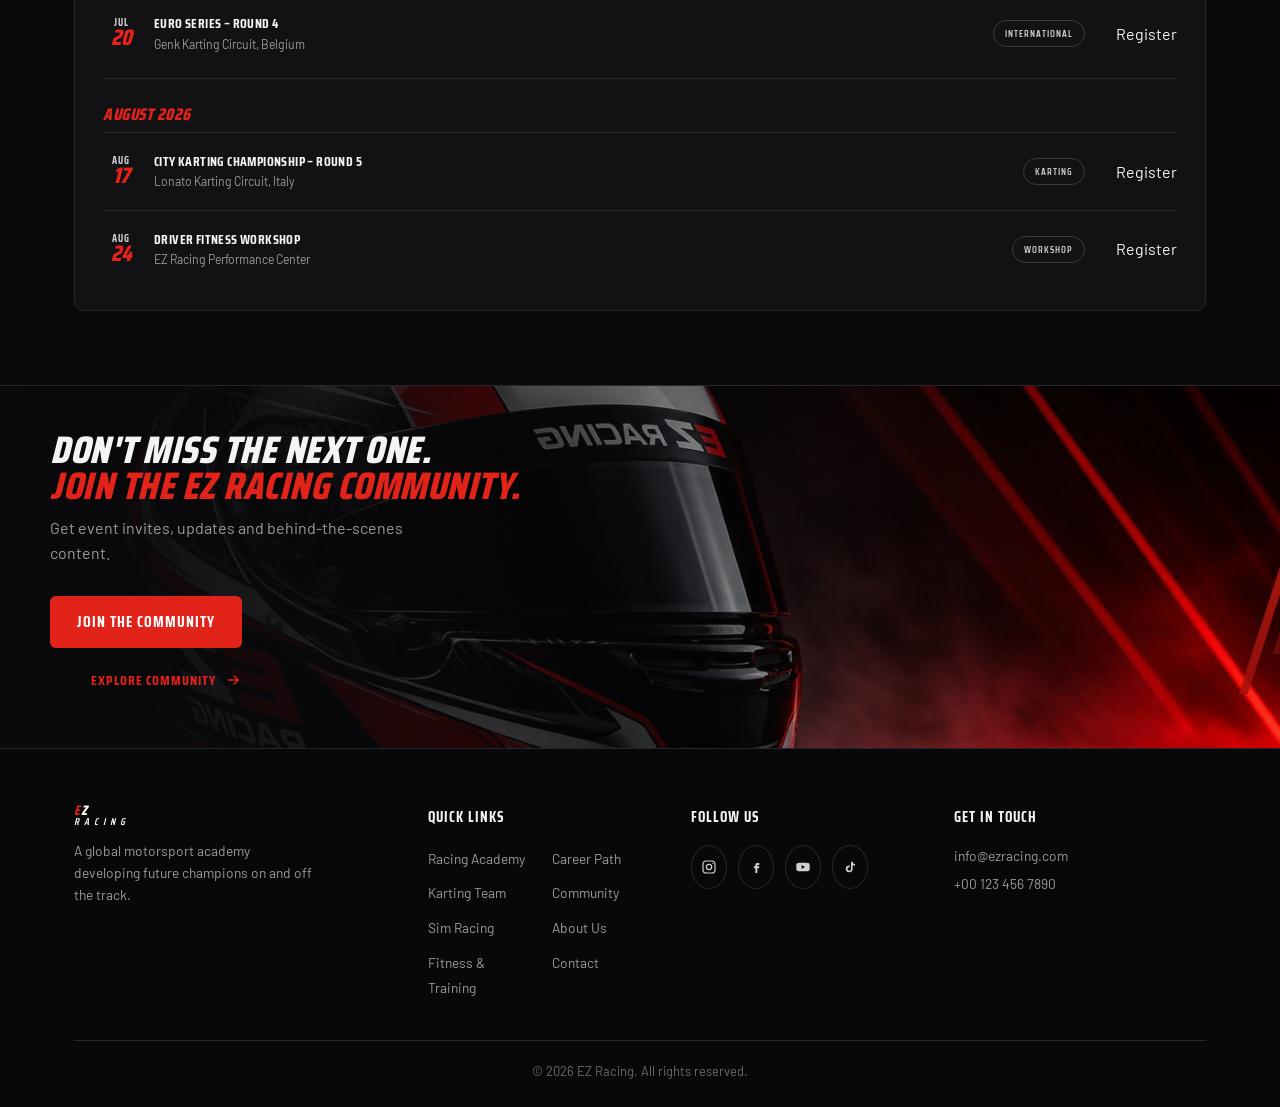
<file: events.html>
<!DOCTYPE html>
<html lang="en">
<head>
<meta charset="UTF-8">
<meta name="viewport" content="width=device-width, initial-scale=1.0">
<title>Karting & Sim Racing Events Calendar 2026 | EZ Racing</title>
<meta name="description" content="See all upcoming EZ Racing events: academy training days, club race days, sim racing league rounds, driver fitness workshops and community meetups.">
<meta name="robots" content="index, follow">
<meta name="theme-color" content="#0a0a0c">
<link rel="canonical" href="https://www.ezracing.com/events.html">
<link rel="icon" type="image/svg+xml" href="assets/img/favicon.svg">
<meta property="og:type" content="website">
<meta property="og:site_name" content="EZ Racing">
<meta property="og:title" content="Karting & Sim Racing Events Calendar 2026 | EZ Racing">
<meta property="og:description" content="See all upcoming EZ Racing events: academy training days, club race days, sim racing league rounds, driver fitness workshops and community meetups.">
<meta property="og:url" content="https://www.ezracing.com/events.html">
<meta property="og:image" content="https://www.ezracing.com/assets/img/kart-hero.jpg">
<meta name="twitter:card" content="summary_large_image">
<meta name="twitter:title" content="Karting & Sim Racing Events Calendar 2026 | EZ Racing">
<meta name="twitter:description" content="See all upcoming EZ Racing events: academy training days, club race days, sim racing league rounds, driver fitness workshops and community meetups.">
<meta name="twitter:image" content="https://www.ezracing.com/assets/img/kart-hero.jpg">
<script type="application/ld+json">{"@context":"https://schema.org","@type":"WebPage","name":"Events","url":"https://www.ezracing.com/events.html","description":"See all upcoming EZ Racing events: academy training days, club race days, sim racing league rounds, driver fitness workshops and community meetups.","isPartOf":{"@type":"WebSite","name":"EZ Racing","url":"https://www.ezracing.com/"}}</script>
<script type="application/ld+json">{"@context":"https://schema.org","@type":"BreadcrumbList","itemListElement":[{"@type":"ListItem","position":1,"name":"Home","item":"https://www.ezracing.com/"},{"@type":"ListItem","position":2,"name":"Events","item":"https://www.ezracing.com/events.html"}]}</script>
<link rel="preconnect" href="https://fonts.googleapis.com">
<link rel="preconnect" href="https://fonts.gstatic.com" crossorigin>
<link href="https://fonts.googleapis.com/css2?family=Saira+Condensed:ital,wght@0,500;0,600;0,700;0,800;1,700;1,800&family=Barlow:wght@400;500;600;700&display=swap" rel="stylesheet">
<link rel="stylesheet" href="assets/css/styles.css">
</head>
<body>
<a class="skip-link" href="#main-content">Skip to main content</a><header id="hdr">
  <div class="wrap nav">
    <a href="index.html" class="logo"><span class="e ez"><b>E</b>Z</span><small>RACING</small></a>
    <ul class="nav-links" id="navlinks">
      <li><a href="index.html">Home</a></li>
      <li><a href="academy.html">Academy</a></li>
      <li><a href="karting-team.html">Karting Team</a></li>
      <li><a href="sim-racing.html">Sim Racing</a></li>
      <li><a href="fitness.html">Fitness</a></li>
      <li><a href="career-path.html">Career Path</a></li>
      <li><a href="community.html">Community</a></li>
      <li><a href="about.html">About</a></li>
    </ul>
    <div class="nav-cta">
      <a href="contact.html?type=join" class="btn btn-red">Join The Team</a>
      <button class="hamburger" id="burger" aria-label="Menu"><span></span><span></span><span></span></button>
    </div>
  </div>
</header>
<section id="main-content" class="hero hero-sub">
  <div class="speed-lines" aria-hidden="true"><i></i><i></i><i></i></div>
  <div class="hero-bg"><div class="hero-kart"><img fetchpriority="high" decoding="async" src="assets/img/kart-race.jpg" alt="EZ Racing events"></div></div>
  <div class="slash"><i></i><i></i><i></i></div>
  <div class="wrap hero-inner">
    <div class="crumb"><a href="index.html">Home</a> / Events</div>
    <h1 class="display">Racing <span class="red">Events</span></h1>
    <span class="kt-sub">Race. Compete. Connect.</span>
    <p class="lead">Track days, championships, workshops and community gatherings — there's always something happening at EZ Racing. Find your next event below.</p>
    <div class="hero-actions"><a href="contact.html?type=event" class="btn btn-red">Register Your Interest</a></div>
  </div>
</section>

<!-- animated race kart divider -->
<div class="track-strip" aria-hidden="true"><svg class="strip-kart" viewBox="0 0 150 70" xmlns="http://www.w3.org/2000/svg" aria-hidden="true" focusable="false">
  <g class="speedline" stroke="#e2231a" stroke-width="3" stroke-linecap="round" stroke-dasharray="10 18">
    <line x1="2" y1="38" x2="34" y2="38"/>
    <line x1="6" y1="48" x2="30" y2="48" stroke="#9a9aa2"/>
    <line x1="0" y1="58" x2="26" y2="58" stroke="#fff" opacity=".6"/>
  </g>
  <!-- driver body + helmet -->
  <path d="M78 38 q4 -14 14 -14 q9 0 9 12 l0 6 z" fill="#16161a"/>
  <g>
    <circle cx="88" cy="27" r="10" fill="#f4f4f5"/>
    <path d="M79.5 24 a10 10 0 0 1 17 0 z" fill="#e2231a"/>
    <path d="M92 24 a10 10 0 0 1 5.6 7 l-9.6 0 q-2 -4 4 -7z" fill="#1c1c22"/>
  </g>
  <!-- chassis -->
  <path d="M30 48 L46 44 L72 44 L80 38 L102 38 L112 44 L132 44 L136 50 L120 54 L46 54 Z" fill="#e2231a"/>
  <path d="M30 48 L46 44 L46 54 L34 54 Z" fill="#9e120c"/>
  <rect x="60" y="40" width="26" height="6" rx="3" fill="#0a0a0c"/>
  <!-- steering -->
  <line x1="84" y1="38" x2="78" y2="30" stroke="#26262b" stroke-width="3" stroke-linecap="round"/>
  <circle cx="77" cy="29" r="3.4" fill="none" stroke="#f4f4f5" stroke-width="2"/>
  <!-- rear wing -->
  <rect x="26" y="33" width="16" height="4" rx="2" fill="#16161a"/>
  <line x1="33" y1="37" x2="33" y2="46" stroke="#16161a" stroke-width="3"/>
  <!-- wheels -->
  <g class="wheel">
    <circle cx="48" cy="54" r="12" fill="#141417" stroke="#3a3a40" stroke-width="2"/>
    <circle cx="48" cy="54" r="4.4" fill="#26262b"/>
    <line x1="48" y1="44" x2="48" y2="64" stroke="#4b4b52" stroke-width="2"/>
    <line x1="38" y1="54" x2="58" y2="54" stroke="#4b4b52" stroke-width="2"/>
  </g>
  <g class="wheel">
    <circle cx="120" cy="56" r="10" fill="#141417" stroke="#3a3a40" stroke-width="2"/>
    <circle cx="120" cy="56" r="3.6" fill="#26262b"/>
    <line x1="120" y1="48" x2="120" y2="64" stroke="#4b4b52" stroke-width="2"/>
    <line x1="112" y1="56" x2="128" y2="56" stroke="#4b4b52" stroke-width="2"/>
  </g>
</svg></div>


<section class="section">
  <div class="wrap">
    <h2 class="section-title reveal">Upcoming Events</h2>
    <div class="events-list reveal">
      <div class="month-label">May 2026</div>
      <div class="race-row"><div class="race-date"><div class="m">May</div><div class="d">18</div></div><div class="race-info"><div class="t">City Karting Championship – Round 2</div><div class="l">Lonato Karting Circuit, Italy</div></div><span class="tag">Karting</span><a href="contact.html?type=event" class="ebtn" style="margin-left:16px">Register</a></div>
      <div class="race-row"><div class="race-date"><div class="m">May</div><div class="d">25</div></div><div class="race-info"><div class="t">Community Track Day</div><div class="l">Lonato Karting Circuit, Italy</div></div><span class="tag">Community</span><a href="contact.html?type=event" class="ebtn" style="margin-left:16px">Register</a></div>
      <div class="month-label">June 2026</div>
      <div class="race-row"><div class="race-date"><div class="m">Jun</div><div class="d">08</div></div><div class="race-info"><div class="t">Sim Racing Championship – Round 4</div><div class="l">Online Event</div></div><span class="tag">Sim</span><a href="contact.html?type=event" class="ebtn" style="margin-left:16px">Register</a></div>
      <div class="race-row"><div class="race-date"><div class="m">Jun</div><div class="d">15</div></div><div class="race-info"><div class="t">Regional Karting Series – Round 3</div><div class="l">Sarno International Circuit, Italy</div></div><span class="tag">Karting</span><a href="contact.html?type=event" class="ebtn" style="margin-left:16px">Register</a></div>
      <div class="race-row"><div class="race-date"><div class="m">Jun</div><div class="d">22</div></div><div class="race-info"><div class="t">Youth Driver Workshop</div><div class="l">EZ Racing Performance Center</div></div><span class="tag">Workshop</span><a href="contact.html?type=event" class="ebtn" style="margin-left:16px">Register</a></div>
      <div class="race-row"><div class="race-date"><div class="m">Jun</div><div class="d">29</div></div><div class="race-info"><div class="t">WSK Super Master Series</div><div class="l">Adria Karting Raceway, Italy</div></div><span class="tag">International</span><a href="contact.html?type=event" class="ebtn" style="margin-left:16px">Register</a></div>
      <div class="month-label">July 2026</div>
      <div class="race-row"><div class="race-date"><div class="m">Jul</div><div class="d">13</div></div><div class="race-info"><div class="t">Family &amp; Friends Day</div><div class="l">Karting + BBQ + Fun Activities</div></div><span class="tag">Community</span><a href="contact.html?type=event" class="ebtn" style="margin-left:16px">Register</a></div>
      <div class="race-row"><div class="race-date"><div class="m">Jul</div><div class="d">20</div></div><div class="race-info"><div class="t">Euro Series – Round 4</div><div class="l">Genk Karting Circuit, Belgium</div></div><span class="tag">International</span><a href="contact.html?type=event" class="ebtn" style="margin-left:16px">Register</a></div>
      <div class="month-label">August 2026</div>
      <div class="race-row"><div class="race-date"><div class="m">Aug</div><div class="d">17</div></div><div class="race-info"><div class="t">City Karting Championship – Round 5</div><div class="l">Lonato Karting Circuit, Italy</div></div><span class="tag">Karting</span><a href="contact.html?type=event" class="ebtn" style="margin-left:16px">Register</a></div>
      <div class="race-row"><div class="race-date"><div class="m">Aug</div><div class="d">24</div></div><div class="race-info"><div class="t">Driver Fitness Workshop</div><div class="l">EZ Racing Performance Center</div></div><span class="tag">Workshop</span><a href="contact.html?type=event" class="ebtn" style="margin-left:16px">Register</a></div>
    </div>
  </div>
</section>

<section class="cta">
  <div class="cta-bg"><img loading="lazy" decoding="async" class="cta-helmet" src="assets/img/helmet.jpg" alt="EZ Racing helmet"></div>
  <div class="slash-r"><i></i><i></i></div>
  <div class="wrap cta-inner">
    <div><h2 class="display">Don't Miss The Next One.<br><span class="red">Join The EZ Racing Community.</span></h2><p>Get event invites, updates and behind-the-scenes content.</p></div>
    <div class="cta-actions"><a href="contact.html?type=community" class="btn btn-red">Join The Community</a><a href="community.html" class="link-red">Explore Community <svg viewBox="0 0 24 24" fill="none" stroke="currentColor" stroke-width="2"><path d="M5 12h14M13 6l6 6-6 6"/></svg></a></div>
  </div>
</section>
<footer>
  <div class="wrap">
    <div class="foot-grid">
      <div class="foot-col foot-about">
        <a href="index.html" class="logo"><span class="e ez"><b>E</b>Z</span><small>RACING</small></a>
        <p>A global motorsport academy developing future champions on and off the track.</p>
      </div>
      <div class="foot-col links">
        <h4>Quick Links</h4>
        <ul>
          <li><a href="academy.html">Racing Academy</a></li>
          <li><a href="career-path.html">Career Path</a></li>
          <li><a href="karting-team.html">Karting Team</a></li>
          <li><a href="community.html">Community</a></li>
          <li><a href="sim-racing.html">Sim Racing</a></li>
          <li><a href="about.html">About Us</a></li>
          <li><a href="fitness.html">Fitness &amp; Training</a></li>
          <li><a href="contact.html">Contact</a></li>
        </ul>
      </div>
      <div class="foot-col">
        <h4>Follow Us</h4>
        <div class="socials">
          <a href="https://instagram.com" target="_blank" rel="noopener" aria-label="Instagram"><svg viewBox="0 0 24 24" fill="none" stroke="currentColor" stroke-width="1.8"><rect x="3" y="3" width="18" height="18" rx="5"/><circle cx="12" cy="12" r="4"/><circle cx="17.5" cy="6.5" r="1" fill="currentColor" stroke="none"/></svg></a>
          <a href="https://facebook.com" target="_blank" rel="noopener" aria-label="Facebook"><svg viewBox="0 0 24 24" fill="currentColor"><path d="M14 9h3V6h-3c-2 0-3 1.3-3 3.2V11H9v3h2v7h3v-7h2.5l.5-3H14V9.5c0-.4.2-.5.6-.5Z"/></svg></a>
          <a href="https://youtube.com" target="_blank" rel="noopener" aria-label="YouTube"><svg viewBox="0 0 24 24" fill="currentColor"><path d="M22 8.2a3 3 0 0 0-2.1-2.1C18 5.5 12 5.5 12 5.5s-6 0-7.9.6A3 3 0 0 0 2 8.2 31 31 0 0 0 2 12a31 31 0 0 0 .1 3.8 3 3 0 0 0 2.1 2.1c1.9.6 7.8.6 7.8.6s6 0 7.9-.6a3 3 0 0 0 2.1-2.1A31 31 0 0 0 22 12a31 31 0 0 0-.1-3.8ZM10 15V9l5 3Z"/></svg></a>
          <a href="https://tiktok.com" target="_blank" rel="noopener" aria-label="TikTok"><svg viewBox="0 0 24 24" fill="currentColor"><path d="M16 4c.3 2 1.6 3.4 3.5 3.6v2.6c-1.3 0-2.5-.4-3.5-1.1v5.7a5.2 5.2 0 1 1-5.2-5.2c.3 0 .6 0 .9.1v2.7a2.6 2.6 0 1 0 1.8 2.5V4Z"/></svg></a>
        </div>
      </div>
      <div class="foot-col foot-contact">
        <h4>Get In Touch</h4>
        <p>info@ezracing.com</p>
        <p>+00 123 456 7890</p>
      </div>
    </div>
    <div class="foot-bottom">© 2026 EZ Racing. All rights reserved.</div>
  </div>
</footer><script src="assets/js/main.js" defer></script>
</body>
</html>
</file>
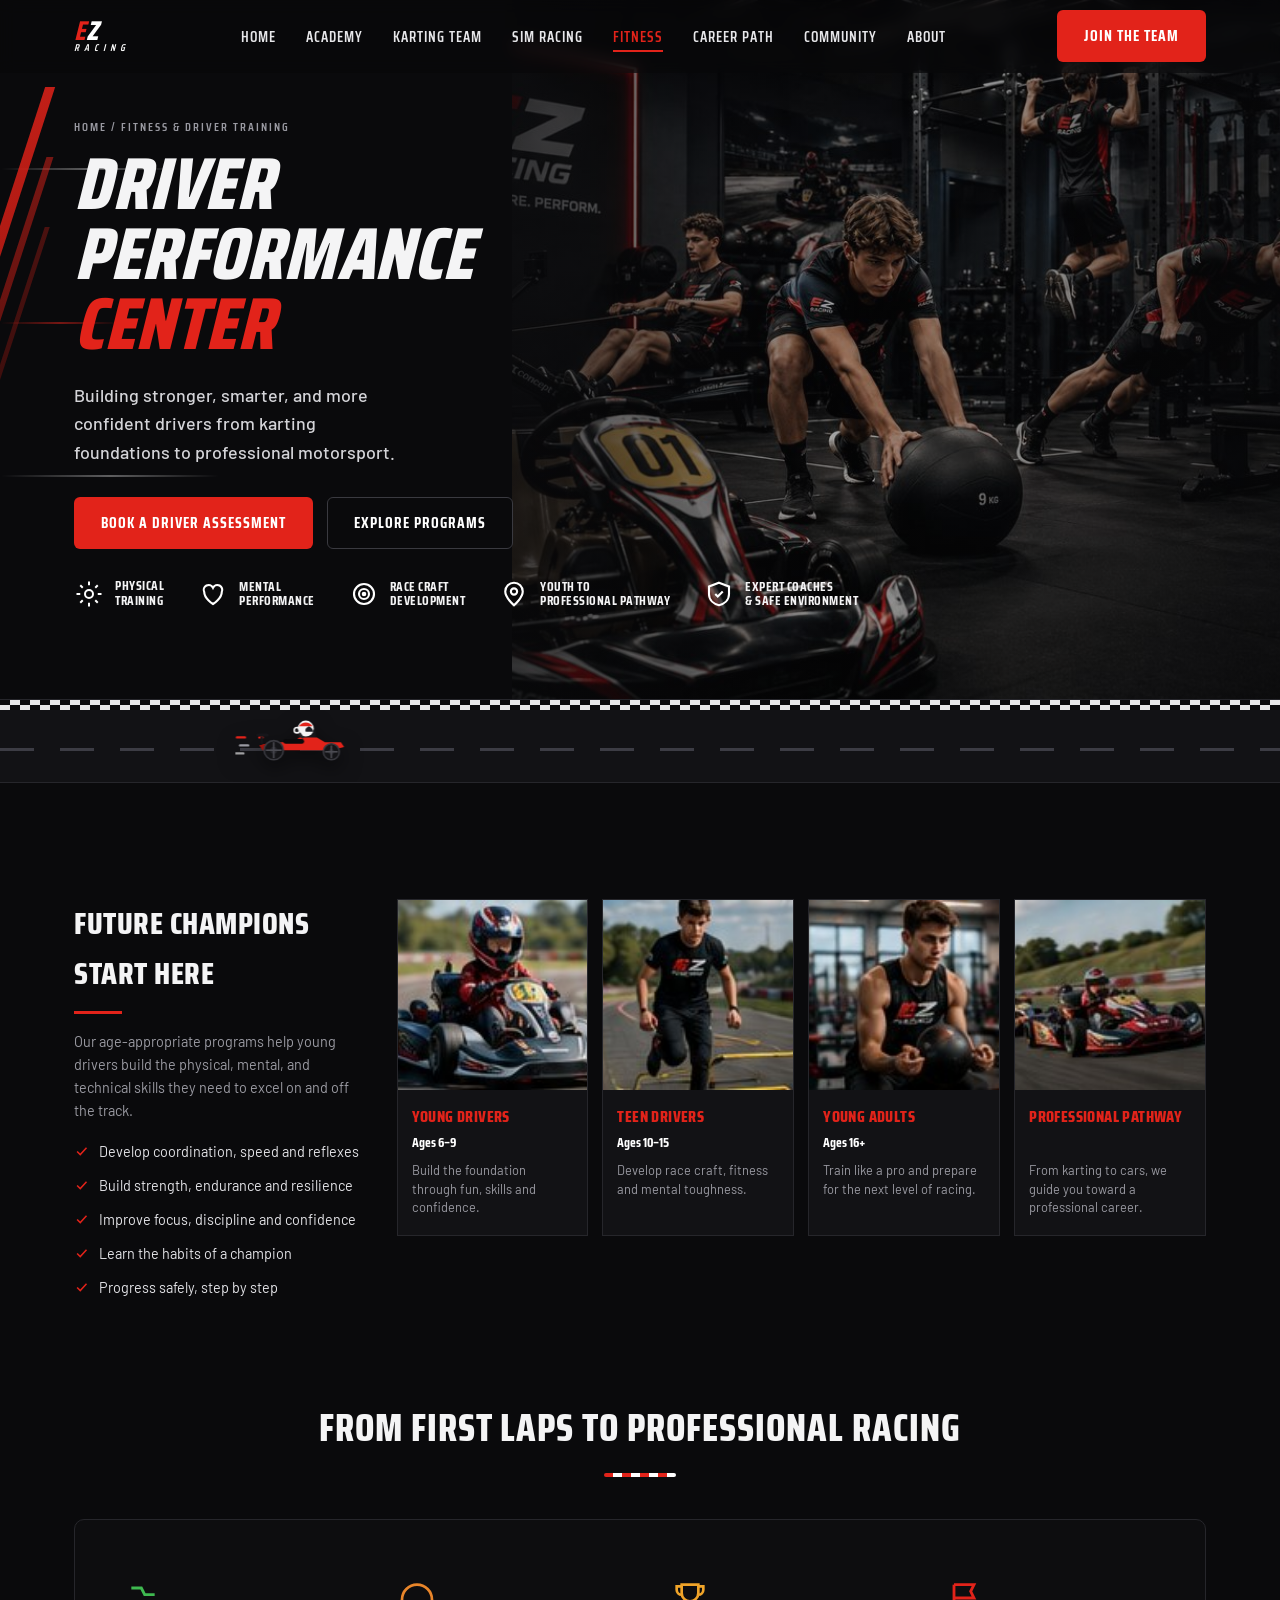
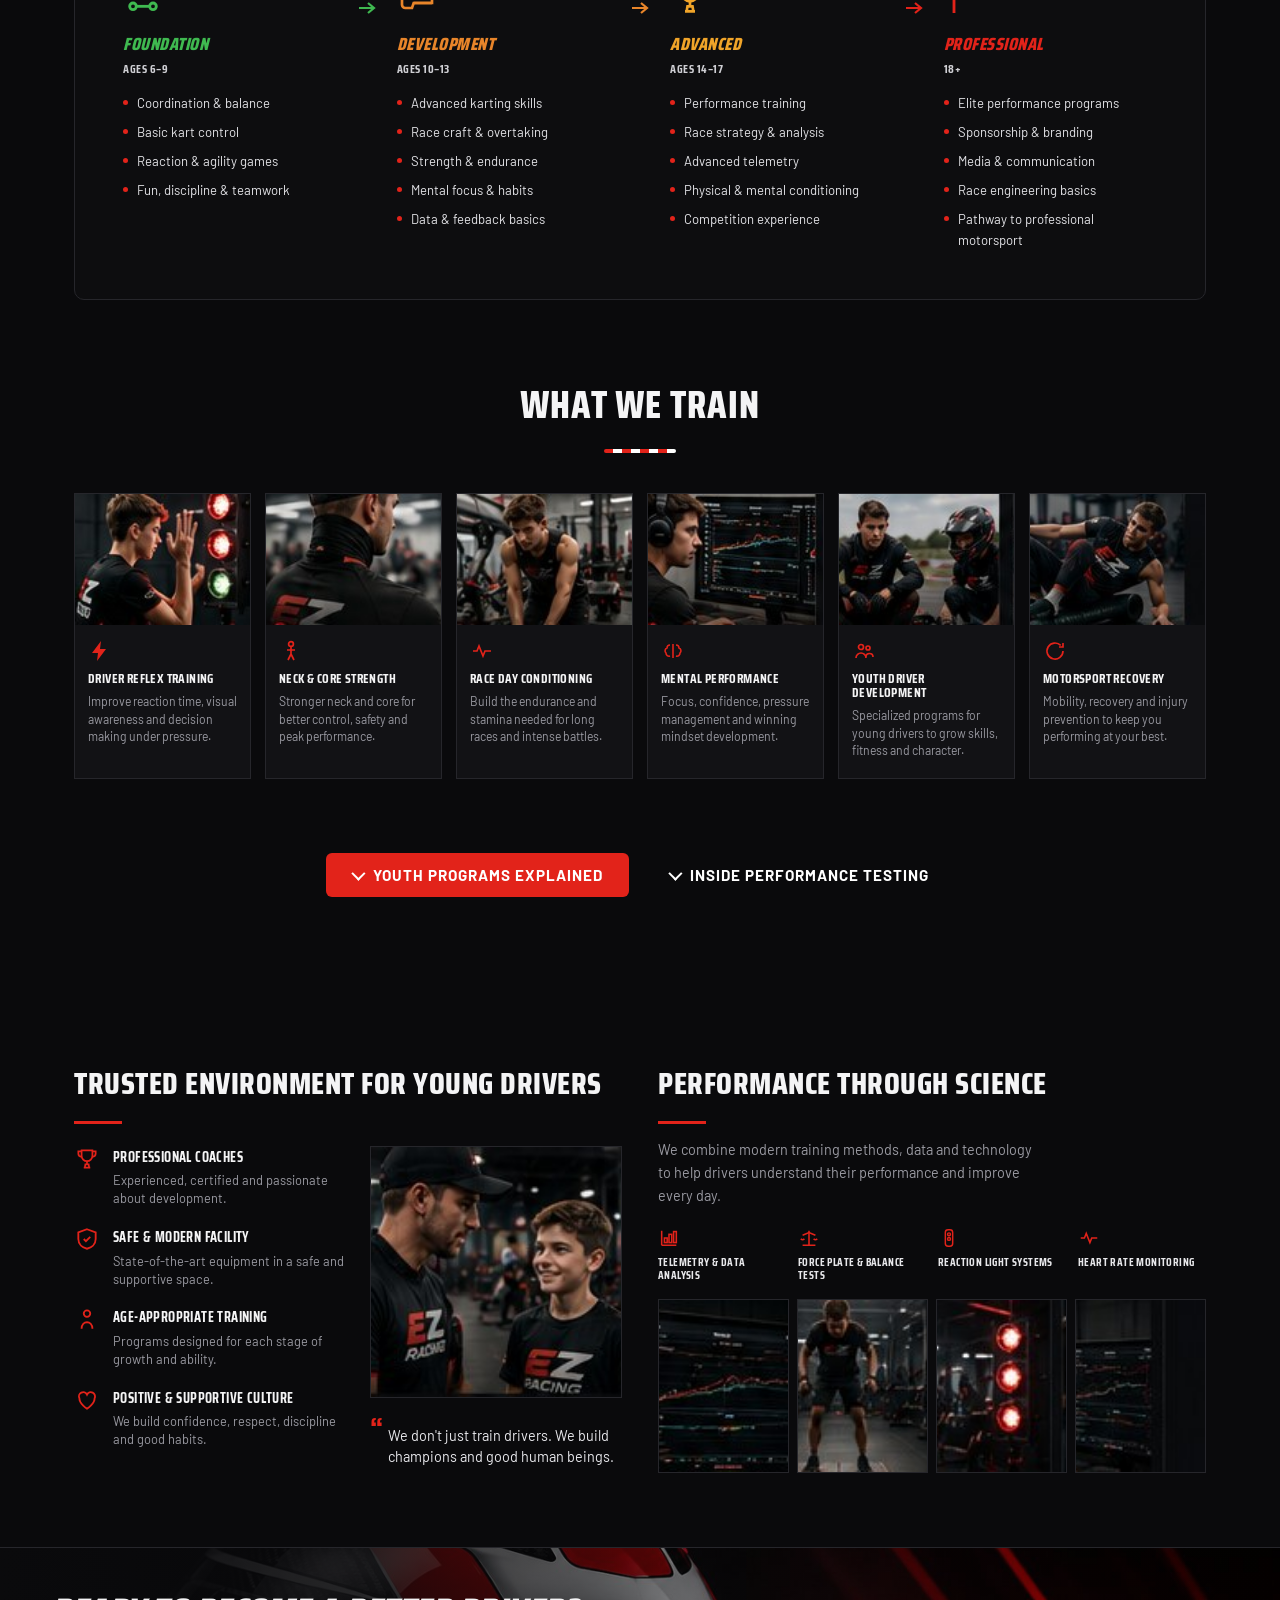
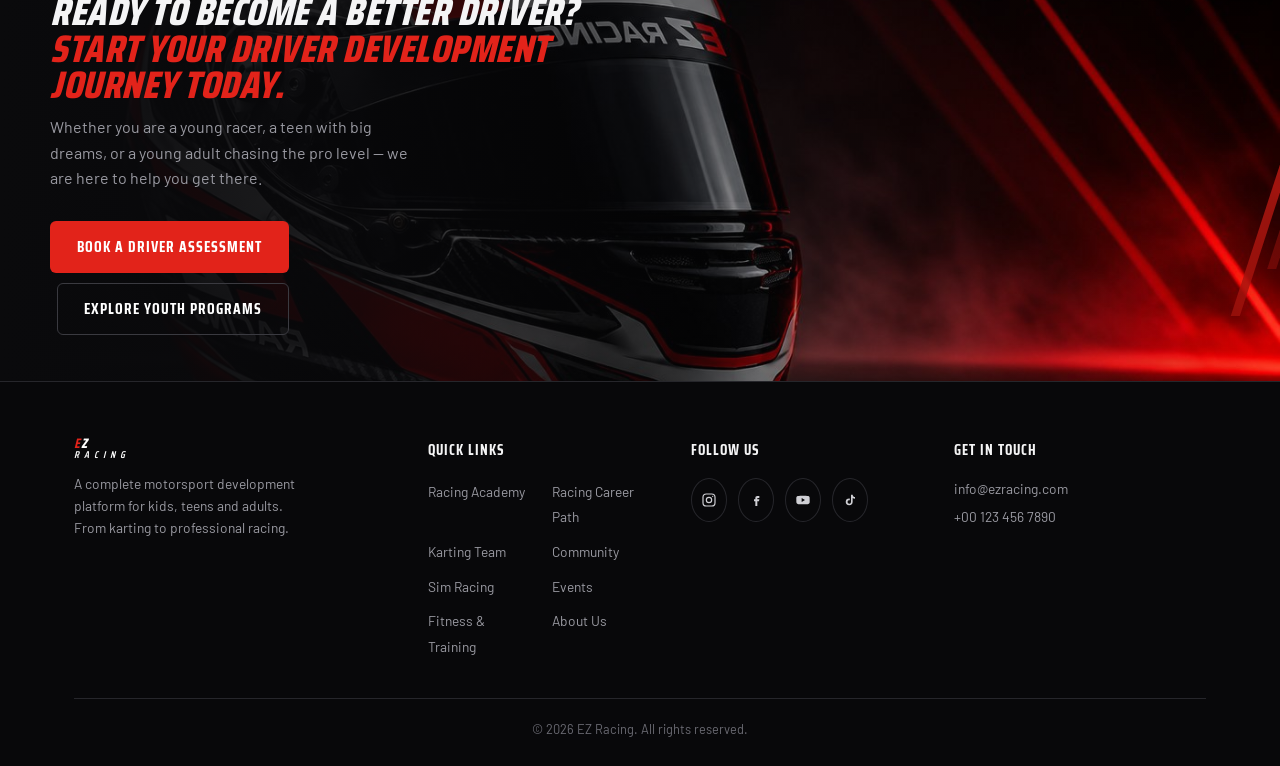
<file: fitness.html>
<!DOCTYPE html>
<html lang="en">
<head>
<meta charset="UTF-8">
<meta name="viewport" content="width=device-width, initial-scale=1.0">
<title>Driver Fitness & Performance Training | EZ Racing</title>
<meta name="description" content="Motorsport-specific fitness: reflex training, neck and core strength, race-day conditioning, mental performance and youth driver development backed by sports science.">
<meta name="robots" content="index, follow">
<meta name="theme-color" content="#0a0a0c">
<link rel="canonical" href="https://www.ezracing.com/fitness.html">
<link rel="icon" type="image/svg+xml" href="assets/img/favicon.svg">
<meta property="og:type" content="website">
<meta property="og:site_name" content="EZ Racing">
<meta property="og:title" content="Driver Fitness & Performance Training | EZ Racing">
<meta property="og:description" content="Motorsport-specific fitness: reflex training, neck and core strength, race-day conditioning, mental performance and youth driver development backed by sports science.">
<meta property="og:url" content="https://www.ezracing.com/fitness.html">
<meta property="og:image" content="https://www.ezracing.com/assets/img/kart-hero.jpg">
<meta name="twitter:card" content="summary_large_image">
<meta name="twitter:title" content="Driver Fitness & Performance Training | EZ Racing">
<meta name="twitter:description" content="Motorsport-specific fitness: reflex training, neck and core strength, race-day conditioning, mental performance and youth driver development backed by sports science.">
<meta name="twitter:image" content="https://www.ezracing.com/assets/img/kart-hero.jpg">
<script type="application/ld+json">{"@context":"https://schema.org","@type":"WebPage","name":"Fitness & Driver Training","url":"https://www.ezracing.com/fitness.html","description":"Motorsport-specific fitness: reflex training, neck and core strength, race-day conditioning, mental performance and youth driver development backed by sports science.","isPartOf":{"@type":"WebSite","name":"EZ Racing","url":"https://www.ezracing.com/"}}</script>
<script type="application/ld+json">{"@context":"https://schema.org","@type":"BreadcrumbList","itemListElement":[{"@type":"ListItem","position":1,"name":"Home","item":"https://www.ezracing.com/"},{"@type":"ListItem","position":2,"name":"Fitness & Driver Training","item":"https://www.ezracing.com/fitness.html"}]}</script>
<link rel="preconnect" href="https://fonts.googleapis.com">
<link rel="preconnect" href="https://fonts.gstatic.com" crossorigin>
<link href="https://fonts.googleapis.com/css2?family=Saira+Condensed:ital,wght@0,500;0,600;0,700;0,800;1,700;1,800&family=Barlow:wght@400;500;600;700&display=swap" rel="stylesheet">
<link rel="stylesheet" href="assets/css/styles.css">
</head>
<body>
<a class="skip-link" href="#main-content">Skip to main content</a><header id="hdr">
  <div class="wrap nav">
    <a href="index.html" class="logo"><span class="e ez"><b>E</b>Z</span><small>RACING</small></a>
    <ul class="nav-links" id="navlinks">
      <li><a href="index.html">Home</a></li>
      <li><a href="academy.html">Academy</a></li>
      <li><a href="karting-team.html">Karting Team</a></li>
      <li><a href="sim-racing.html">Sim Racing</a></li>
      <li><a href="fitness.html" class="active">Fitness</a></li>
      <li><a href="career-path.html">Career Path</a></li>
      <li><a href="community.html">Community</a></li>
      <li><a href="about.html">About</a></li>
    </ul>
    <div class="nav-cta">
      <a href="contact.html?type=join" class="btn btn-red">Join The Team</a>
      <button class="hamburger" id="burger" aria-label="Menu"><span></span><span></span><span></span></button>
    </div>
  </div>
</header>
<!-- HERO -->
<section id="main-content" class="hero hero-sub">
  <div class="speed-lines" aria-hidden="true"><i></i><i></i><i></i></div>
  <div class="hero-bg"><div class="hero-kart"><img fetchpriority="high" decoding="async" src="assets/img/fitness.jpg" alt="EZ Racing driver performance training"></div></div>
  <div class="slash"><i></i><i></i><i></i></div>
  <div class="wrap hero-inner">
    <div class="crumb"><a href="index.html">Home</a> / Fitness &amp; Driver Training</div>
    <h1 class="display">Driver<br>Performance<br><span class="red">Center</span></h1>
    <p class="lead">Building stronger, smarter, and more confident drivers from karting foundations to professional motorsport.</p>
    <div class="hero-actions">
      <a href="contact.html?type=booking" class="btn btn-red">Book A Driver Assessment</a>
      <a href="academy.html" class="btn btn-ghost">Explore Programs</a>
    </div>
    <div class="hero-feats">
      <div class="feat"><svg viewBox="0 0 24 24" fill="none" stroke="currentColor" stroke-width="1.6"><circle cx="12" cy="12" r="3.2"/><path d="M12 2v3M12 19v3M2 12h3M19 12h3M5 5l2 2M17 17l2 2M19 5l-2 2M7 17l-2 2"/></svg><span>Physical<br>Training</span></div>
      <div class="feat"><svg viewBox="0 0 24 24" fill="none" stroke="currentColor" stroke-width="1.7"><path d="M12 20s-7-4.5-7-9.5A3.5 3.5 0 0 1 12 7a3.5 3.5 0 0 1 7 3.5C19 15.5 12 20 12 20z"/></svg><span>Mental<br>Performance</span></div>
      <div class="feat"><svg viewBox="0 0 24 24" fill="none" stroke="currentColor" stroke-width="1.7"><circle cx="12" cy="12" r="8"/><circle cx="12" cy="12" r="4"/><circle cx="12" cy="12" r="1" fill="currentColor"/></svg><span>Race Craft<br>Development</span></div>
      <div class="feat"><svg viewBox="0 0 24 24" fill="none" stroke="currentColor" stroke-width="1.7"><path d="M12 21s7-6 7-11a7 7 0 0 0-14 0c0 5 7 11 7 11z"/><circle cx="12" cy="10" r="2.5"/></svg><span>Youth To<br>Professional Pathway</span></div>
      <div class="feat"><svg viewBox="0 0 24 24" fill="none" stroke="currentColor" stroke-width="1.7"><path d="M12 3l8 3v6c0 5-4 8-8 9-4-1-8-4-8-9V6z"/><path d="M9 12l2 2 4-4"/></svg><span>Expert Coaches<br>&amp; Safe Environment</span></div>
    </div>
  </div>
</section>

<!-- animated race kart divider -->
<div class="track-strip" aria-hidden="true"><svg class="strip-kart" viewBox="0 0 150 70" xmlns="http://www.w3.org/2000/svg" aria-hidden="true" focusable="false">
  <g class="speedline" stroke="#e2231a" stroke-width="3" stroke-linecap="round" stroke-dasharray="10 18">
    <line x1="2" y1="38" x2="34" y2="38"/>
    <line x1="6" y1="48" x2="30" y2="48" stroke="#9a9aa2"/>
    <line x1="0" y1="58" x2="26" y2="58" stroke="#fff" opacity=".6"/>
  </g>
  <!-- driver body + helmet -->
  <path d="M78 38 q4 -14 14 -14 q9 0 9 12 l0 6 z" fill="#16161a"/>
  <g>
    <circle cx="88" cy="27" r="10" fill="#f4f4f5"/>
    <path d="M79.5 24 a10 10 0 0 1 17 0 z" fill="#e2231a"/>
    <path d="M92 24 a10 10 0 0 1 5.6 7 l-9.6 0 q-2 -4 4 -7z" fill="#1c1c22"/>
  </g>
  <!-- chassis -->
  <path d="M30 48 L46 44 L72 44 L80 38 L102 38 L112 44 L132 44 L136 50 L120 54 L46 54 Z" fill="#e2231a"/>
  <path d="M30 48 L46 44 L46 54 L34 54 Z" fill="#9e120c"/>
  <rect x="60" y="40" width="26" height="6" rx="3" fill="#0a0a0c"/>
  <!-- steering -->
  <line x1="84" y1="38" x2="78" y2="30" stroke="#26262b" stroke-width="3" stroke-linecap="round"/>
  <circle cx="77" cy="29" r="3.4" fill="none" stroke="#f4f4f5" stroke-width="2"/>
  <!-- rear wing -->
  <rect x="26" y="33" width="16" height="4" rx="2" fill="#16161a"/>
  <line x1="33" y1="37" x2="33" y2="46" stroke="#16161a" stroke-width="3"/>
  <!-- wheels -->
  <g class="wheel">
    <circle cx="48" cy="54" r="12" fill="#141417" stroke="#3a3a40" stroke-width="2"/>
    <circle cx="48" cy="54" r="4.4" fill="#26262b"/>
    <line x1="48" y1="44" x2="48" y2="64" stroke="#4b4b52" stroke-width="2"/>
    <line x1="38" y1="54" x2="58" y2="54" stroke="#4b4b52" stroke-width="2"/>
  </g>
  <g class="wheel">
    <circle cx="120" cy="56" r="10" fill="#141417" stroke="#3a3a40" stroke-width="2"/>
    <circle cx="120" cy="56" r="3.6" fill="#26262b"/>
    <line x1="120" y1="48" x2="120" y2="64" stroke="#4b4b52" stroke-width="2"/>
    <line x1="112" y1="56" x2="128" y2="56" stroke="#4b4b52" stroke-width="2"/>
  </g>
</svg></div>


<!-- FUTURE CHAMPIONS -->
<section class="section">
  <div class="wrap">
    <div class="fc-grid">
      <div class="fc-intro reveal">
        <h2 class="sec-left">Future Champions Start Here</h2>
        <p>Our age-appropriate programs help young drivers build the physical, mental, and technical skills they need to excel on and off the track.</p>
        <ul class="checklist"><li><svg viewBox="0 0 24 24" fill="none" stroke="currentColor" stroke-width="2.4"><path d="M5 12l5 5L20 6"/></svg>Develop coordination, speed and reflexes</li>
<li><svg viewBox="0 0 24 24" fill="none" stroke="currentColor" stroke-width="2.4"><path d="M5 12l5 5L20 6"/></svg>Build strength, endurance and resilience</li>
<li><svg viewBox="0 0 24 24" fill="none" stroke="currentColor" stroke-width="2.4"><path d="M5 12l5 5L20 6"/></svg>Improve focus, discipline and confidence</li>
<li><svg viewBox="0 0 24 24" fill="none" stroke="currentColor" stroke-width="2.4"><path d="M5 12l5 5L20 6"/></svg>Learn the habits of a champion</li>
<li><svg viewBox="0 0 24 24" fill="none" stroke="currentColor" stroke-width="2.4"><path d="M5 12l5 5L20 6"/></svg>Progress safely, step by step</li></ul>
      </div>
      <div class="fc-cards reveal"><article class="fc-card reveal"><div class="m"><img loading="lazy" decoding="async" src="assets/img/fc-young.jpg" alt="Young Drivers"></div><div class="b"><h3>Young Drivers</h3><div class=age>Ages 6–9</div><p>Build the foundation through fun, skills and confidence.</p></div></article>
<article class="fc-card reveal"><div class="m"><img loading="lazy" decoding="async" src="assets/img/fc-teen.jpg" alt="Teen Drivers"></div><div class="b"><h3>Teen Drivers</h3><div class=age>Ages 10–15</div><p>Develop race craft, fitness and mental toughness.</p></div></article>
<article class="fc-card reveal"><div class="m"><img loading="lazy" decoding="async" src="assets/img/fc-adult.jpg" alt="Young Adults"></div><div class="b"><h3>Young Adults</h3><div class=age>Ages 16+</div><p>Train like a pro and prepare for the next level of racing.</p></div></article>
<article class="fc-card reveal"><div class="m"><img loading="lazy" decoding="async" src="assets/img/fc-pro.jpg" alt="Professional Pathway"></div><div class="b"><h3>Professional Pathway</h3><div class=age>&nbsp;</div><p>From karting to cars, we guide you toward a professional career.</p></div></article></div>
    </div>
  </div>
</section>

<!-- PATHWAY -->
<section class="section tight">
  <div class="wrap">
    <h2 class="section-title reveal">From First Laps To Professional Racing</h2>
    <div class="program-wrap reveal" style="margin-top:42px">
      <div class="path-row"><div class="stage green"><span class="sicon"><svg viewBox="0 0 24 24" fill="none" stroke="currentColor" stroke-width="1.7"><path d="M5 6h6l2 4h6"/><circle cx="6" cy="17" r="2"/><circle cx="18" cy="17" r="2"/><path d="M8 17h8"/></svg></span><h3>Foundation</h3><div class="age">Ages 6–9</div><ul><li>Coordination &amp; balance</li>
<li>Basic kart control</li>
<li>Reaction &amp; agility games</li>
<li>Fun, discipline &amp; teamwork</li></ul></div><span class="path-arrow green"><svg viewBox="0 0 24 24" fill="none" stroke="currentColor" stroke-width="2.2"><path d="M4 12h14M13 7l6 5-6 5"/></svg></span><div class="stage orange"><span class="sicon"><svg viewBox="0 0 24 24" fill="none" stroke="currentColor" stroke-width="1.6"><path d="M3 13a9 9 0 0 1 18 0v2H10l-1 3H5a2 2 0 0 1-2-2z"/><path d="M10 15h11"/></svg></span><h3>Development</h3><div class="age">Ages 10–13</div><ul><li>Advanced karting skills</li>
<li>Race craft &amp; overtaking</li>
<li>Strength &amp; endurance</li>
<li>Mental focus &amp; habits</li>
<li>Data &amp; feedback basics</li></ul></div><span class="path-arrow orange"><svg viewBox="0 0 24 24" fill="none" stroke="currentColor" stroke-width="2.2"><path d="M4 12h14M13 7l6 5-6 5"/></svg></span><div class="stage amber"><span class="sicon"><svg viewBox="0 0 24 24" fill="none" stroke="currentColor" stroke-width="1.6"><path d="M7 4h10v5a5 5 0 0 1-10 0z"/><path d="M7 5H4v2a3 3 0 0 0 3 3M17 5h3v2a3 3 0 0 1-3 3"/><path d="M12 14v3M9 20h6M10 20l.5-3h3l.5 3"/></svg></span><h3>Advanced</h3><div class="age">Ages 14–17</div><ul><li>Performance training</li>
<li>Race strategy &amp; analysis</li>
<li>Advanced telemetry</li>
<li>Physical &amp; mental conditioning</li>
<li>Competition experience</li></ul></div><span class="path-arrow red"><svg viewBox="0 0 24 24" fill="none" stroke="currentColor" stroke-width="2.2"><path d="M4 12h14M13 7l6 5-6 5"/></svg></span><div class="stage red"><span class="sicon"><svg viewBox="0 0 24 24" fill="none" stroke="currentColor" stroke-width="1.7"><path d="M6 21V4"/><path d="M6 4h12l-2 4 2 4H6"/></svg></span><h3>Professional</h3><div class="age">18+</div><ul><li>Elite performance programs</li>
<li>Sponsorship &amp; branding</li>
<li>Media &amp; communication</li>
<li>Race engineering basics</li>
<li>Pathway to professional motorsport</li></ul></div></div>
    </div>
  </div>
</section>

<!-- WHAT WE TRAIN -->
<section class="section tight">
  <div class="wrap">
    <h2 class="section-title reveal">What We Train</h2>
    <div class="wt-grid"><article class="wtcard reveal"><div class="m"><img loading="lazy" decoding="async" src="assets/img/wt-reflex.jpg" alt="Driver Reflex Training"></div><div class="b"><span class="wic"><svg viewBox="0 0 24 24" fill="currentColor"><path d="M13 2L4 14h6l-1 8 9-12h-6z"/></svg></span><h3>Driver Reflex Training</h3><p>Improve reaction time, visual awareness and decision making under pressure.</p></div></article>
<article class="wtcard reveal"><div class="m"><img loading="lazy" decoding="async" src="assets/img/wt-neck.jpg" alt="Neck &amp; Core Strength"></div><div class="b"><span class="wic"><svg viewBox="0 0 24 24" fill="none" stroke="currentColor" stroke-width="1.7"><circle cx="12" cy="5" r="2.4"/><path d="M12 8v7M8 11h8M9 21l3-6 3 6"/></svg></span><h3>Neck &amp; Core Strength</h3><p>Stronger neck and core for better control, safety and peak performance.</p></div></article>
<article class="wtcard reveal"><div class="m"><img loading="lazy" decoding="async" src="assets/img/wt-conditioning.jpg" alt="Race Day Conditioning"></div><div class="b"><span class="wic"><svg viewBox="0 0 24 24" fill="none" stroke="currentColor" stroke-width="1.7"><path d="M3 12h4l2-5 4 10 2-5h6"/></svg></span><h3>Race Day Conditioning</h3><p>Build the endurance and stamina needed for long races and intense battles.</p></div></article>
<article class="wtcard reveal"><div class="m"><img loading="lazy" decoding="async" src="assets/img/wt-mental.jpg" alt="Mental Performance"></div><div class="b"><span class="wic"><svg viewBox="0 0 24 24" fill="none" stroke="currentColor" stroke-width="1.6"><path d="M9 6a3 3 0 0 0-3 3 3 3 0 0 0-1 5 3 3 0 0 0 4 3"/><path d="M15 6a3 3 0 0 1 3 3 3 3 0 0 1 1 5 3 3 0 0 1-4 3"/><path d="M12 5v14"/></svg></span><h3>Mental Performance</h3><p>Focus, confidence, pressure management and winning mindset development.</p></div></article>
<article class="wtcard reveal"><div class="m"><img loading="lazy" decoding="async" src="assets/img/wt-youth.jpg" alt="Youth Driver Development"></div><div class="b"><span class="wic"><svg viewBox="0 0 24 24" fill="none" stroke="currentColor" stroke-width="1.7"><circle cx="9" cy="8" r="2.5"/><circle cx="16" cy="9" r="2"/><path d="M4 19c0-3 2.5-5 5-5s5 2 5 5M14 18c0-2 1.5-3.5 3.5-3.5S21 16 21 18"/></svg></span><h3>Youth Driver Development</h3><p>Specialized programs for young drivers to grow skills, fitness and character.</p></div></article>
<article class="wtcard reveal"><div class="m"><img loading="lazy" decoding="async" src="assets/img/wt-recovery.jpg" alt="Motorsport Recovery"></div><div class="b"><span class="wic"><svg viewBox="0 0 24 24" fill="none" stroke="currentColor" stroke-width="1.7"><path d="M20 12a8 8 0 1 1-2.3-5.6"/><path d="M20 4v4h-4"/></svg></span><h3>Motorsport Recovery</h3><p>Mobility, recovery and injury prevention to keep you performing at your best.</p></div></article></div>
  </div>
</section>

<!-- TRAINING DETAILS (expandable) -->
<section class="section tight">
  <div class="wrap">
    <div class="hero-actions reveal" style="justify-content:center">
      <button type="button" class="btn btn-red detail-toggle" data-detail="fit-youth"><span class="tgl-more">Youth Programs Explained</span><span class="tgl-less">Show Less</span></button>
      <button type="button" class="btn btn-ghost detail-toggle" data-detail="fit-testing"><span class="tgl-more">Inside Performance Testing</span><span class="tgl-less">Show Less</span></button>
    </div>
    <div class="detail" id="fit-youth"><div class="detail-inner"><div class="detail-box"><h3>Youth Driver Fitness Programs</h3><p>Young drivers train differently. Our youth programs build athleticism, coordination and confidence with age-appropriate loads — no heavy lifting, just smart development that grows with the driver.</p><ul class="dl"><li><svg viewBox="0 0 24 24" fill="none" stroke="currentColor" stroke-width="2.4"><path d="M5 12l5 5L20 6"/></svg>Age-grouped sessions: 6–9, 10–15 and 16+</li><li><svg viewBox="0 0 24 24" fill="none" stroke="currentColor" stroke-width="2.4"><path d="M5 12l5 5L20 6"/></svg>Coordination, balance and reaction-speed games</li><li><svg viewBox="0 0 24 24" fill="none" stroke="currentColor" stroke-width="2.4"><path d="M5 12l5 5L20 6"/></svg>Gradual neck and core conditioning for karting forces</li><li><svg viewBox="0 0 24 24" fill="none" stroke="currentColor" stroke-width="2.4"><path d="M5 12l5 5L20 6"/></svg>Focus and breathing techniques for race-day nerves</li><li><svg viewBox="0 0 24 24" fill="none" stroke="currentColor" stroke-width="2.4"><path d="M5 12l5 5L20 6"/></svg>Progress tracked and shared with parents each term</li><li><svg viewBox="0 0 24 24" fill="none" stroke="currentColor" stroke-width="2.4"><path d="M5 12l5 5L20 6"/></svg>Designed and supervised by qualified youth coaches</li></ul><a href="contact.html?type=booking" class="btn btn-red">Book A Youth Session</a></div></div></div>
    <div class="detail" id="fit-testing"><div class="detail-inner"><div class="detail-box"><h3>How We Test Driver Performance</h3><p>Every program starts with a baseline assessment so training targets your real weaknesses, not guesses. We re-test regularly and show you measurable progress.</p><ul class="dl"><li><svg viewBox="0 0 24 24" fill="none" stroke="currentColor" stroke-width="2.4"><path d="M5 12l5 5L20 6"/></svg>Reaction-time and visual-awareness benchmarking</li><li><svg viewBox="0 0 24 24" fill="none" stroke="currentColor" stroke-width="2.4"><path d="M5 12l5 5L20 6"/></svg>Neck and grip strength measurement</li><li><svg viewBox="0 0 24 24" fill="none" stroke="currentColor" stroke-width="2.4"><path d="M5 12l5 5L20 6"/></svg>Heart-rate response under simulated race load</li><li><svg viewBox="0 0 24 24" fill="none" stroke="currentColor" stroke-width="2.4"><path d="M5 12l5 5L20 6"/></svg>Sim-based consistency and fatigue analysis</li><li><svg viewBox="0 0 24 24" fill="none" stroke="currentColor" stroke-width="2.4"><path d="M5 12l5 5L20 6"/></svg>Personal report with clear training priorities</li><li><svg viewBox="0 0 24 24" fill="none" stroke="currentColor" stroke-width="2.4"><path d="M5 12l5 5L20 6"/></svg>Re-tests every 8–12 weeks to track improvement</li></ul><a href="contact.html?type=booking" class="btn btn-red">Book A Driver Assessment</a></div></div></div>
  </div>
</section>


<!-- TRUSTED + SCIENCE -->
<section class="section tight">
  <div class="wrap">
    <div class="tp-grid">
      <div class="trusted reveal">
        <h2 class="sec-left">Trusted Environment For Young Drivers</h2>
        <div class="trusted-body">
          <div class="titems"><div class="titem"><svg viewBox="0 0 24 24" fill="none" stroke="currentColor" stroke-width="1.6"><path d="M7 4h10v5a5 5 0 0 1-10 0z"/><path d="M7 5H4v2a3 3 0 0 0 3 3M17 5h3v2a3 3 0 0 1-3 3"/><path d="M12 14v3M9 20h6M10 20l.5-3h3l.5 3"/></svg><div><h4>Professional Coaches</h4><p>Experienced, certified and passionate about development.</p></div></div>
<div class="titem"><svg viewBox="0 0 24 24" fill="none" stroke="currentColor" stroke-width="1.7"><path d="M12 3l8 3v6c0 5-4 8-8 9-4-1-8-4-8-9V6z"/><path d="M9 12l2 2 4-4"/></svg><div><h4>Safe &amp; Modern Facility</h4><p>State-of-the-art equipment in a safe and supportive space.</p></div></div>
<div class="titem"><svg viewBox="0 0 24 24" fill="none" stroke="currentColor" stroke-width="1.7"><circle cx="12" cy="7" r="3"/><path d="M7 21c0-4 2.5-6 5-6s5 2 5 6"/></svg><div><h4>Age-Appropriate Training</h4><p>Programs designed for each stage of growth and ability.</p></div></div>
<div class="titem"><svg viewBox="0 0 24 24" fill="none" stroke="currentColor" stroke-width="1.7"><path d="M12 20s-7-4.5-7-9.5A3.5 3.5 0 0 1 12 7a3.5 3.5 0 0 1 7 3.5C19 15.5 12 20 12 20z"/></svg><div><h4>Positive &amp; Supportive Culture</h4><p>We build confidence, respect, discipline and good habits.</p></div></div></div>
          <div class="trusted-media">
            <div class="tmimg"><img loading="lazy" decoding="async" src="assets/img/trusted.jpg" alt="Coach and young driver"></div>
            <div class="trusted-quote"><p>We don't just train drivers. We build champions and good human beings.</p></div>
          </div>
        </div>
      </div>
      <div class="science reveal">
        <h2 class="sec-left">Performance Through Science</h2>
        <p>We combine modern training methods, data and technology to help drivers understand their performance and improve every day.</p>
        <div class="sci-cats"><div class="sci-cat"><svg viewBox="0 0 24 24" fill="none" stroke="currentColor" stroke-width="1.7"><path d="M4 20V4M4 20h16"/><rect x="7" y="12" width="3" height="5"/><rect x="12" y="8" width="3" height="9"/><rect x="17" y="5" width="3" height="12"/></svg><span>Telemetry &amp; Data Analysis</span></div>
<div class="sci-cat"><svg viewBox="0 0 24 24" fill="none" stroke="currentColor" stroke-width="1.7"><path d="M12 4v16M5 20h14"/><path d="M5 9l7-3 7 3"/><path d="M3 13a3 3 0 0 0 4 0M17 13a3 3 0 0 0 4 0"/></svg><span>Force Plate &amp; Balance Tests</span></div>
<div class="sci-cat"><svg viewBox="0 0 24 24" fill="none" stroke="currentColor" stroke-width="1.6"><rect x="8" y="3" width="8" height="18" rx="3"/><circle cx="12" cy="8" r="1.6"/><circle cx="12" cy="13" r="1.6"/></svg><span>Reaction Light Systems</span></div>
<div class="sci-cat"><svg viewBox="0 0 24 24" fill="none" stroke="currentColor" stroke-width="1.7"><path d="M3 12h4l2-5 4 10 2-5h6"/></svg><span>Heart Rate Monitoring</span></div></div>
        <div class="sci-imgs"><div class="si"><img loading="lazy" decoding="async" src="assets/img/sci-telemetry.jpg" alt="Telemetry &amp; Data Analysis"></div>
<div class="si"><img loading="lazy" decoding="async" src="assets/img/sci-force.jpg" alt="Force Plate &amp; Balance Tests"></div>
<div class="si"><img loading="lazy" decoding="async" src="assets/img/sci-reaction.jpg" alt="Reaction Light Systems"></div>
<div class="si"><img loading="lazy" decoding="async" src="assets/img/sci-heart.jpg" alt="Heart Rate Monitoring"></div></div>
      </div>
    </div>
  </div>
</section>

<!-- CTA -->
<section class="cta">
  <div class="cta-bg"><img loading="lazy" decoding="async" class="cta-helmet" src="assets/img/helmet.jpg" alt="EZ Racing helmet"></div>
  <div class="slash-r"><i></i><i></i></div>
  <div class="wrap cta-inner">
    <div>
      <h2 class="display">Ready To Become A Better Driver?<br><span class="red">Start Your Driver Development Journey Today.</span></h2>
      <p>Whether you are a young racer, a teen with big dreams, or a young adult chasing the pro level — we are here to help you get there.</p>
    </div>
    <div class="cta-actions">
      <a href="contact.html?type=booking" class="btn btn-red">Book A Driver Assessment</a>
      <a href="fitness.html" class="btn btn-ghost">Explore Youth Programs</a>
    </div>
  </div>
</section>
<footer>
  <div class="wrap">
    <div class="foot-grid">
      <div class="foot-col foot-about">
        <a href="index.html" class="logo"><span class="e ez"><b>E</b>Z</span><small>RACING</small></a>
        <p>A complete motorsport development platform for kids, teens and adults. From karting to professional racing.</p>
      </div>
      <div class="foot-col links">
        <h4>Quick Links</h4>
        <ul>
          <li><a href="academy.html">Racing Academy</a></li>
          <li><a href="career-path.html">Racing Career Path</a></li>
          <li><a href="karting-team.html">Karting Team</a></li>
          <li><a href="community.html">Community</a></li>
          <li><a href="sim-racing.html">Sim Racing</a></li>
          <li><a href="events.html">Events</a></li>
          <li><a href="fitness.html">Fitness &amp; Training</a></li>
          <li><a href="about.html">About Us</a></li>
        </ul>
      </div>
      <div class="foot-col">
        <h4>Follow Us</h4>
        <div class="socials">
          <a href="https://instagram.com" aria-label="Instagram" target="_blank" rel="noopener"><svg viewBox="0 0 24 24" fill="none" stroke="currentColor" stroke-width="1.8"><rect x="3" y="3" width="18" height="18" rx="5"/><circle cx="12" cy="12" r="4"/><circle cx="17.5" cy="6.5" r="1" fill="currentColor" stroke="none"/></svg></a>
          <a href="https://facebook.com" aria-label="Facebook" target="_blank" rel="noopener"><svg viewBox="0 0 24 24" fill="currentColor"><path d="M14 9h3V6h-3c-2 0-3 1.3-3 3.2V11H9v3h2v7h3v-7h2.5l.5-3H14V9.5c0-.4.2-.5.6-.5Z"/></svg></a>
          <a href="https://youtube.com" aria-label="YouTube" target="_blank" rel="noopener"><svg viewBox="0 0 24 24" fill="currentColor"><path d="M22 8.2a3 3 0 0 0-2.1-2.1C18 5.5 12 5.5 12 5.5s-6 0-7.9.6A3 3 0 0 0 2 8.2 31 31 0 0 0 2 12a31 31 0 0 0 .1 3.8 3 3 0 0 0 2.1 2.1c1.9.6 7.8.6 7.8.6s6 0 7.9-.6a3 3 0 0 0 2.1-2.1A31 31 0 0 0 22 12a31 31 0 0 0-.1-3.8ZM10 15V9l5 3Z"/></svg></a>
          <a href="https://tiktok.com" aria-label="TikTok" target="_blank" rel="noopener"><svg viewBox="0 0 24 24" fill="currentColor"><path d="M16 4c.3 2 1.6 3.4 3.5 3.6v2.6c-1.3 0-2.5-.4-3.5-1.1v5.7a5.2 5.2 0 1 1-5.2-5.2c.3 0 .6 0 .9.1v2.7a2.6 2.6 0 1 0 1.8 2.5V4Z"/></svg></a>
        </div>
      </div>
      <div class="foot-col foot-contact">
        <h4>Get In Touch</h4>
        <p>info@ezracing.com</p>
        <p>+00 123 456 7890</p>
      </div>
    </div>
    <div class="foot-bottom">© 2026 EZ Racing. All rights reserved.</div>
  </div>
</footer><script src="assets/js/main.js" defer></script>
</body>
</html>
</file>
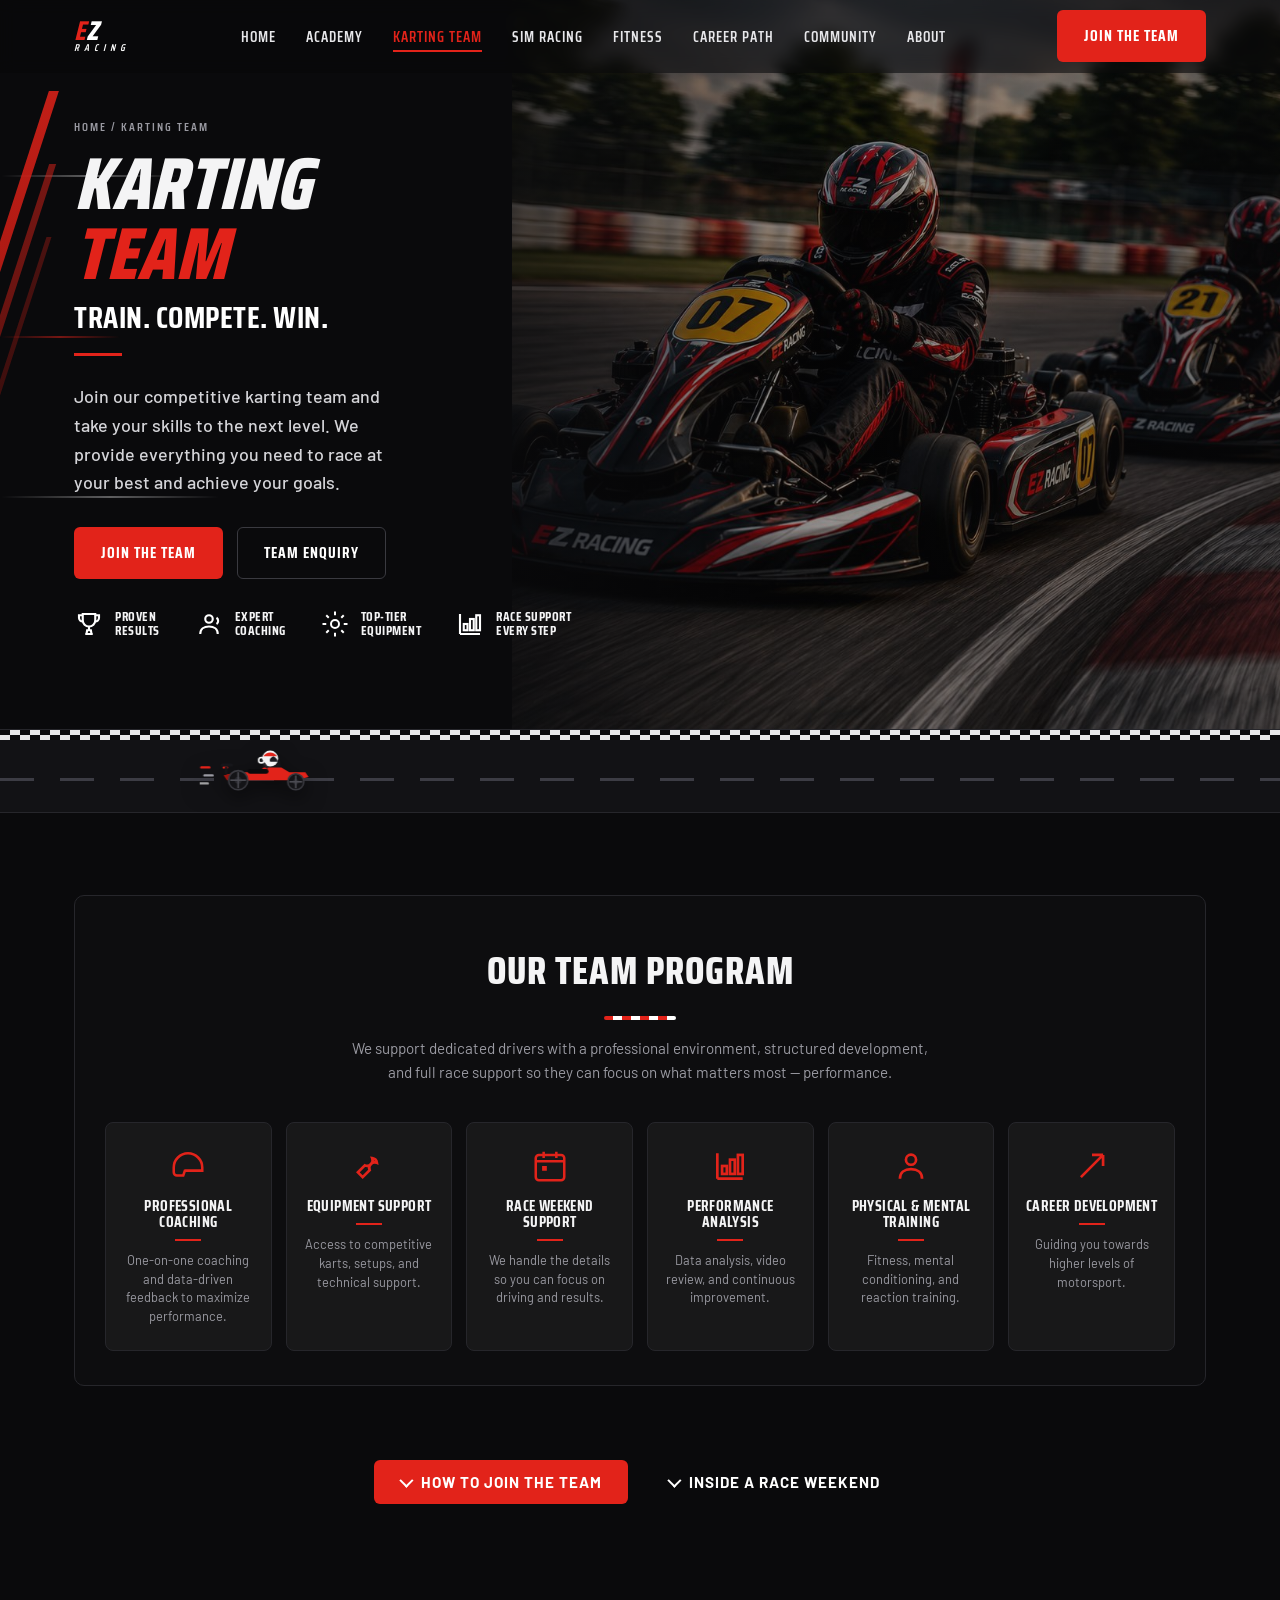
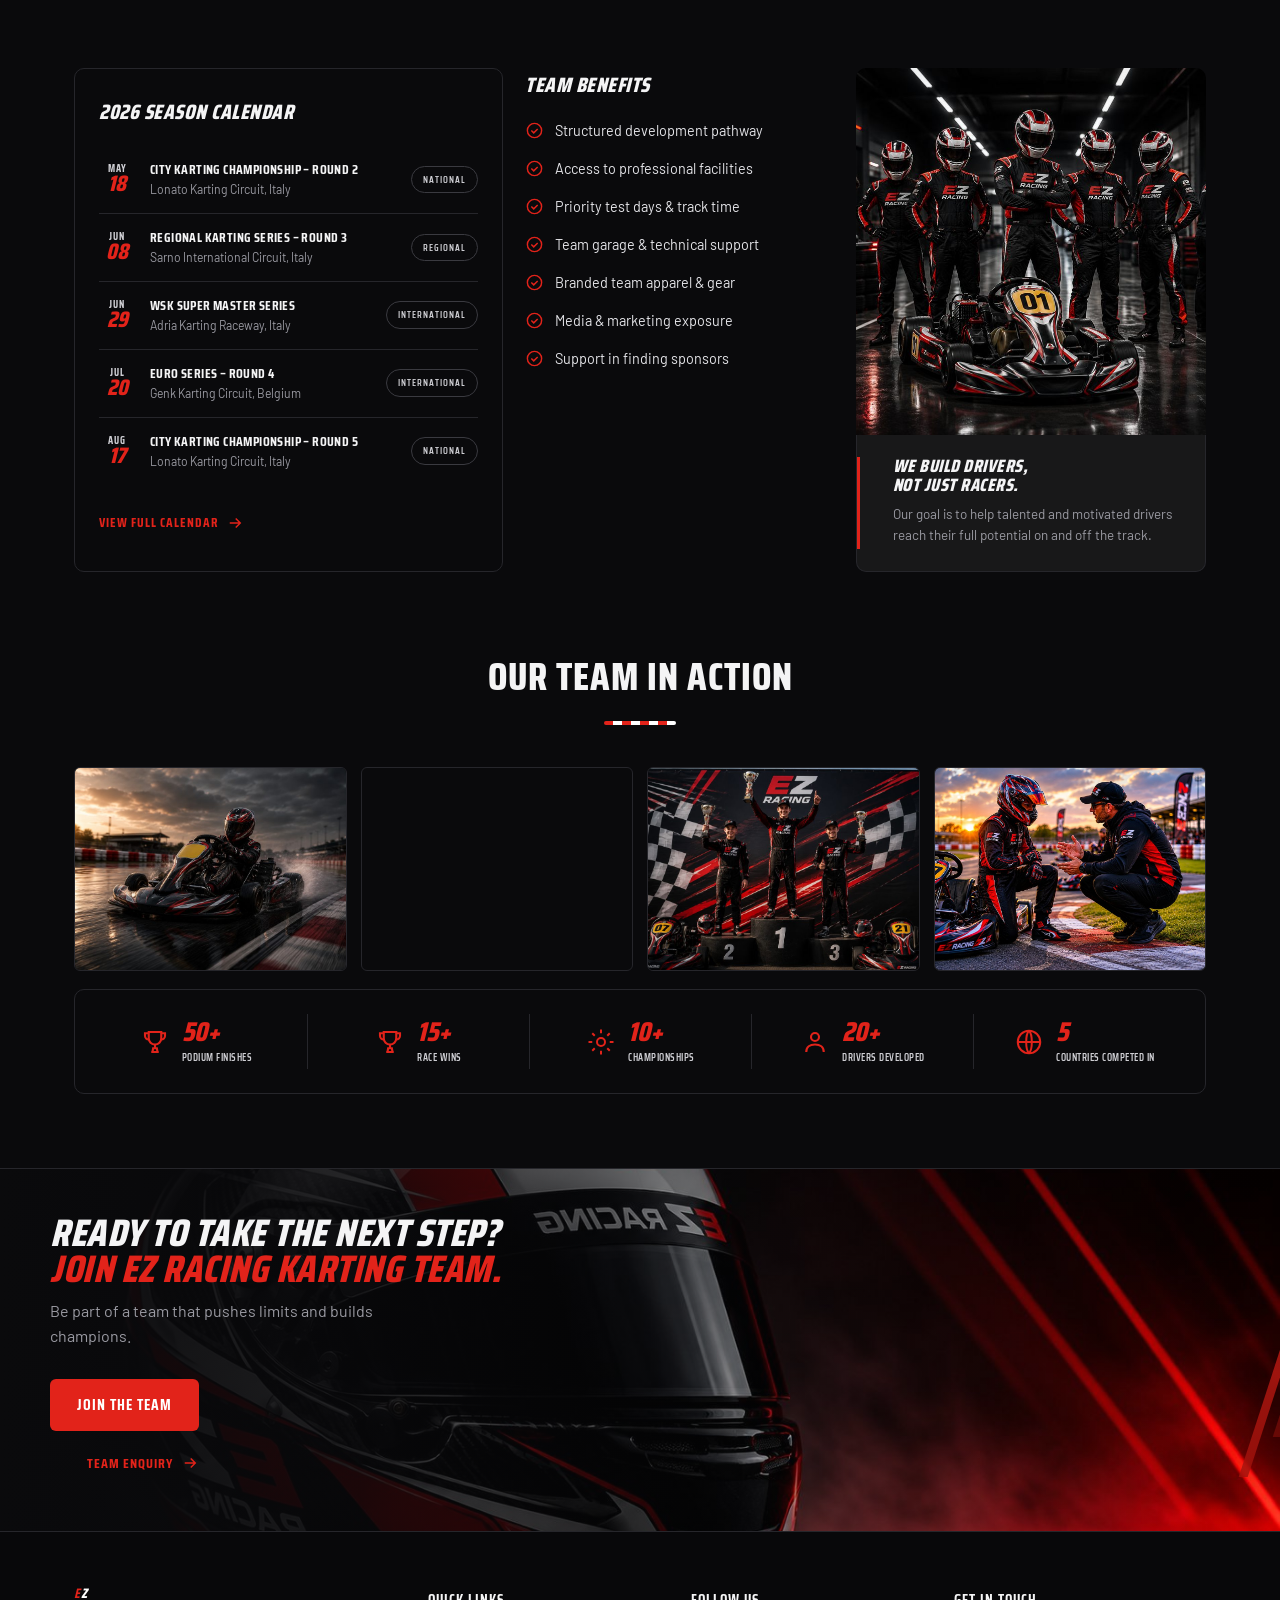
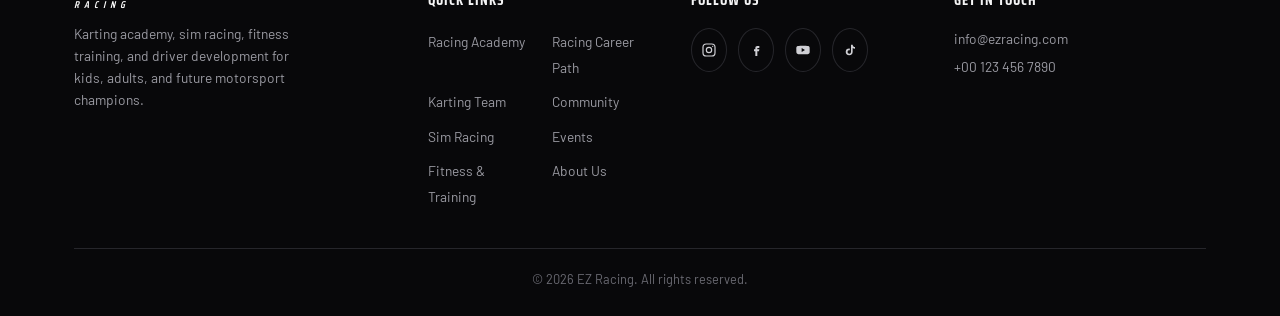
<file: karting-team.html>
<!DOCTYPE html>
<html lang="en">
<head>
<meta charset="UTF-8">
<meta name="viewport" content="width=device-width, initial-scale=1.0">
<title>Competitive Karting Team | Race With Us | EZ Racing</title>
<meta name="description" content="Join the EZ Racing karting team: professional coaching, equipment support, full race-weekend service, telemetry analysis and a development pathway towards professional motorsport.">
<meta name="robots" content="index, follow">
<meta name="theme-color" content="#0a0a0c">
<link rel="canonical" href="https://www.ezracing.com/karting-team.html">
<link rel="icon" type="image/svg+xml" href="assets/img/favicon.svg">
<meta property="og:type" content="website">
<meta property="og:site_name" content="EZ Racing">
<meta property="og:title" content="Competitive Karting Team | Race With Us | EZ Racing">
<meta property="og:description" content="Join the EZ Racing karting team: professional coaching, equipment support, full race-weekend service, telemetry analysis and a development pathway towards professional motorsport.">
<meta property="og:url" content="https://www.ezracing.com/karting-team.html">
<meta property="og:image" content="https://www.ezracing.com/assets/img/kart-hero.jpg">
<meta name="twitter:card" content="summary_large_image">
<meta name="twitter:title" content="Competitive Karting Team | Race With Us | EZ Racing">
<meta name="twitter:description" content="Join the EZ Racing karting team: professional coaching, equipment support, full race-weekend service, telemetry analysis and a development pathway towards professional motorsport.">
<meta name="twitter:image" content="https://www.ezracing.com/assets/img/kart-hero.jpg">
<script type="application/ld+json">{"@context":"https://schema.org","@type":"WebPage","name":"Karting Team","url":"https://www.ezracing.com/karting-team.html","description":"Join the EZ Racing karting team: professional coaching, equipment support, full race-weekend service, telemetry analysis and a development pathway towards professional motorsport.","isPartOf":{"@type":"WebSite","name":"EZ Racing","url":"https://www.ezracing.com/"}}</script>
<script type="application/ld+json">{"@context":"https://schema.org","@type":"BreadcrumbList","itemListElement":[{"@type":"ListItem","position":1,"name":"Home","item":"https://www.ezracing.com/"},{"@type":"ListItem","position":2,"name":"Karting Team","item":"https://www.ezracing.com/karting-team.html"}]}</script>
<link rel="preconnect" href="https://fonts.googleapis.com">
<link rel="preconnect" href="https://fonts.gstatic.com" crossorigin>
<link href="https://fonts.googleapis.com/css2?family=Saira+Condensed:ital,wght@0,500;0,600;0,700;0,800;1,700;1,800&family=Barlow:wght@400;500;600;700&display=swap" rel="stylesheet">
<link rel="stylesheet" href="assets/css/styles.css">
</head>
<body>
<a class="skip-link" href="#main-content">Skip to main content</a>

<header id="hdr">
  <div class="wrap nav">
    <a href="index.html" class="logo"><span class="e ez"><b>E</b>Z</span><small>RACING</small></a>
    <ul class="nav-links" id="navlinks">
      <li><a href="index.html">Home</a></li>
      <li><a href="academy.html">Academy</a></li>
      <li><a href="karting-team.html" class="active">Karting Team</a></li>
      <li><a href="sim-racing.html">Sim Racing</a></li>
      <li><a href="fitness.html">Fitness</a></li>
      <li><a href="career-path.html">Career Path</a></li>
      <li><a href="community.html">Community</a></li>
      <li><a href="about.html">About</a></li>
    </ul>
    <div class="nav-cta">
      <a href="contact.html?type=join" class="btn btn-red">Join The Team</a>
      <button class="hamburger" id="burger" aria-label="Menu"><span></span><span></span><span></span></button>
    </div>
  </div>
</header>

<!-- HERO -->
<section id="main-content" class="hero hero-sub">
  <div class="speed-lines" aria-hidden="true"><i></i><i></i><i></i></div>
  <div class="hero-bg"><div class="hero-kart"><img fetchpriority="high" decoding="async" src="assets/img/kart-race.jpg" alt="EZ Racing karts on track"></div></div>
  <div class="slash"><i></i><i></i><i></i></div>
  <div class="wrap hero-inner">
    <div class="crumb"><a href="index.html">Home</a> / Karting Team</div>
    <h1 class="display">Karting <span class="red">Team</span></h1>
    <span class="kt-sub">Train. Compete. Win.</span>
    <p class="lead">Join our competitive karting team and take your skills to the next level. We provide everything you need to race at your best and achieve your goals.</p>
    <div class="hero-actions">
      <a href="contact.html?type=join" class="btn btn-red">Join The Team</a>
      <a href="contact.html?type=enquiry" class="btn btn-ghost">Team Enquiry</a>
    </div>
    <div class="hero-feats">
      <div class="feat"><svg viewBox="0 0 24 24" fill="none" stroke="currentColor" stroke-width="1.7"><path d="M7 4h10v5a5 5 0 0 1-10 0z"/><path d="M7 5H4v2a3 3 0 0 0 3 3M17 5h3v2a3 3 0 0 1-3 3"/><path d="M12 14v3M9 20h6M10 20l.5-3h3l.5 3"/></svg><span>Proven<br>Results</span></div>
      <div class="feat"><svg viewBox="0 0 24 24" fill="none" stroke="currentColor" stroke-width="1.7"><circle cx="12" cy="8" r="3"/><path d="M5 20c0-4 3-6 7-6s7 2 7 6"/><path d="M18 7a3 3 0 0 1 0 5"/></svg><span>Expert<br>Coaching</span></div>
      <div class="feat"><svg viewBox="0 0 24 24" fill="none" stroke="currentColor" stroke-width="1.6"><circle cx="12" cy="12" r="3.2"/><path d="M12 2v3M12 19v3M2 12h3M19 12h3M5 5l2 2M17 17l2 2M19 5l-2 2M7 17l-2 2"/></svg><span>Top-Tier<br>Equipment</span></div>
      <div class="feat"><svg viewBox="0 0 24 24" fill="none" stroke="currentColor" stroke-width="1.7"><path d="M4 20V4M4 20h16"/><rect x="7" y="12" width="3" height="5"/><rect x="12" y="8" width="3" height="9"/><rect x="17" y="5" width="3" height="12"/></svg><span>Race Support<br>Every Step</span></div>
    </div>
  </div>
</section>

<!-- animated race kart divider -->
<div class="track-strip" aria-hidden="true"><svg class="strip-kart" viewBox="0 0 150 70" xmlns="http://www.w3.org/2000/svg" aria-hidden="true" focusable="false">
  <g class="speedline" stroke="#e2231a" stroke-width="3" stroke-linecap="round" stroke-dasharray="10 18">
    <line x1="2" y1="38" x2="34" y2="38"/>
    <line x1="6" y1="48" x2="30" y2="48" stroke="#9a9aa2"/>
    <line x1="0" y1="58" x2="26" y2="58" stroke="#fff" opacity=".6"/>
  </g>
  <!-- driver body + helmet -->
  <path d="M78 38 q4 -14 14 -14 q9 0 9 12 l0 6 z" fill="#16161a"/>
  <g>
    <circle cx="88" cy="27" r="10" fill="#f4f4f5"/>
    <path d="M79.5 24 a10 10 0 0 1 17 0 z" fill="#e2231a"/>
    <path d="M92 24 a10 10 0 0 1 5.6 7 l-9.6 0 q-2 -4 4 -7z" fill="#1c1c22"/>
  </g>
  <!-- chassis -->
  <path d="M30 48 L46 44 L72 44 L80 38 L102 38 L112 44 L132 44 L136 50 L120 54 L46 54 Z" fill="#e2231a"/>
  <path d="M30 48 L46 44 L46 54 L34 54 Z" fill="#9e120c"/>
  <rect x="60" y="40" width="26" height="6" rx="3" fill="#0a0a0c"/>
  <!-- steering -->
  <line x1="84" y1="38" x2="78" y2="30" stroke="#26262b" stroke-width="3" stroke-linecap="round"/>
  <circle cx="77" cy="29" r="3.4" fill="none" stroke="#f4f4f5" stroke-width="2"/>
  <!-- rear wing -->
  <rect x="26" y="33" width="16" height="4" rx="2" fill="#16161a"/>
  <line x1="33" y1="37" x2="33" y2="46" stroke="#16161a" stroke-width="3"/>
  <!-- wheels -->
  <g class="wheel">
    <circle cx="48" cy="54" r="12" fill="#141417" stroke="#3a3a40" stroke-width="2"/>
    <circle cx="48" cy="54" r="4.4" fill="#26262b"/>
    <line x1="48" y1="44" x2="48" y2="64" stroke="#4b4b52" stroke-width="2"/>
    <line x1="38" y1="54" x2="58" y2="54" stroke="#4b4b52" stroke-width="2"/>
  </g>
  <g class="wheel">
    <circle cx="120" cy="56" r="10" fill="#141417" stroke="#3a3a40" stroke-width="2"/>
    <circle cx="120" cy="56" r="3.6" fill="#26262b"/>
    <line x1="120" y1="48" x2="120" y2="64" stroke="#4b4b52" stroke-width="2"/>
    <line x1="112" y1="56" x2="128" y2="56" stroke="#4b4b52" stroke-width="2"/>
  </g>
</svg></div>


<!-- OUR TEAM PROGRAM -->
<section class="section">
  <div class="wrap">
    <div class="program-wrap reveal">
      <h2 class="section-title">Our Team Program</h2>
      <p class="prog-sub">We support dedicated drivers with a professional environment, structured development, and full race support so they can focus on what matters most — performance.</p>
      <div class="prog-grid">
        <div class="pcard2">
          <svg class="pic" viewBox="0 0 24 24" fill="none" stroke="currentColor" stroke-width="1.6"><path d="M3 13a9 9 0 0 1 18 0v2H10l-1 3H5a2 2 0 0 1-2-2z"/><path d="M10 15h11"/></svg>
          <h3>Professional Coaching</h3>
          <p>One-on-one coaching and data-driven feedback to maximize performance.</p>
        </div>
        <div class="pcard2">
          <svg class="pic" viewBox="0 0 24 24" fill="none" stroke="currentColor" stroke-width="1.7"><path d="M14 7a3.5 3.5 0 0 1-4.6 4.6L5 16l3 3 4.4-4.4A3.5 3.5 0 0 1 17 10a3.5 3.5 0 0 0-3-3z"/></svg>
          <h3>Equipment Support</h3>
          <p>Access to competitive karts, setups, and technical support.</p>
        </div>
        <div class="pcard2">
          <svg class="pic" viewBox="0 0 24 24" fill="none" stroke="currentColor" stroke-width="1.6"><rect x="3" y="5" width="18" height="16" rx="2"/><path d="M3 9h18M8 3v4M16 3v4"/><rect x="7" y="12" width="3" height="3" fill="currentColor" stroke="none"/></svg>
          <h3>Race Weekend Support</h3>
          <p>We handle the details so you can focus on driving and results.</p>
        </div>
        <div class="pcard2">
          <svg class="pic" viewBox="0 0 24 24" fill="none" stroke="currentColor" stroke-width="1.7"><path d="M4 20V4M4 20h16"/><rect x="7" y="12" width="3" height="5"/><rect x="12" y="8" width="3" height="9"/><rect x="17" y="5" width="3" height="12"/></svg>
          <h3>Performance Analysis</h3>
          <p>Data analysis, video review, and continuous improvement.</p>
        </div>
        <div class="pcard2">
          <svg class="pic" viewBox="0 0 24 24" fill="none" stroke="currentColor" stroke-width="1.7"><circle cx="12" cy="8" r="3.2"/><path d="M5 20c0-4 3-6 7-6s7 2 7 6"/></svg>
          <h3>Physical &amp; Mental Training</h3>
          <p>Fitness, mental conditioning, and reaction training.</p>
        </div>
        <div class="pcard2">
          <svg class="pic" viewBox="0 0 24 24" fill="none" stroke="currentColor" stroke-width="1.7"><path d="M5 19L19 5M19 5h-7M19 5v7"/></svg>
          <h3>Career Development</h3>
          <p>Guiding you towards higher levels of motorsport.</p>
        </div>
      </div>
    </div>
  </div>
</section>


<!-- TEAM DETAILS (expandable) -->
<section class="section tight">
  <div class="wrap">
    <div class="hero-actions reveal" style="justify-content:center">
      <button type="button" class="btn btn-red detail-toggle" data-detail="team-join"><span class="tgl-more">How To Join The Team</span><span class="tgl-less">Show Less</span></button>
      <button type="button" class="btn btn-ghost detail-toggle" data-detail="team-weekend"><span class="tgl-more">Inside A Race Weekend</span><span class="tgl-less">Show Less</span></button>
    </div>
    <div class="detail" id="team-join"><div class="detail-inner"><div class="detail-box"><h3>How To Join The EZ Racing Team</h3><p>We welcome committed drivers of all ages who want to compete seriously. Joining starts with a simple assessment so we can place you at the right level and build a plan around your goals.</p><ul class="dl"><li><svg viewBox="0 0 24 24" fill="none" stroke="currentColor" stroke-width="2.4"><path d="M5 12l5 5L20 6"/></svg>Book a driver assessment on track or in the simulator</li><li><svg viewBox="0 0 24 24" fill="none" stroke="currentColor" stroke-width="2.4"><path d="M5 12l5 5L20 6"/></svg>Meet the coaching team and discuss your season goals</li><li><svg viewBox="0 0 24 24" fill="none" stroke="currentColor" stroke-width="2.4"><path d="M5 12l5 5L20 6"/></svg>Get a personal development and race-calendar plan</li><li><svg viewBox="0 0 24 24" fill="none" stroke="currentColor" stroke-width="2.4"><path d="M5 12l5 5L20 6"/></svg>Flexible packages — from single events to full seasons</li><li><svg viewBox="0 0 24 24" fill="none" stroke="currentColor" stroke-width="2.4"><path d="M5 12l5 5L20 6"/></svg>Family-friendly onboarding for young drivers and parents</li><li><svg viewBox="0 0 24 24" fill="none" stroke="currentColor" stroke-width="2.4"><path d="M5 12l5 5L20 6"/></svg>No previous racing licence required to apply</li></ul><a href="contact.html?type=join" class="btn btn-red">Apply To Join</a></div></div></div>
    <div class="detail" id="team-weekend"><div class="detail-inner"><div class="detail-box"><h3>What A Race Weekend Looks Like</h3><p>On race weekends our drivers only have one job: drive. The team takes care of everything else, from kart preparation to data debriefs between sessions.</p><ul class="dl"><li><svg viewBox="0 0 24 24" fill="none" stroke="currentColor" stroke-width="2.4"><path d="M5 12l5 5L20 6"/></svg>Karts prepared, set up and scrutineered before you arrive</li><li><svg viewBox="0 0 24 24" fill="none" stroke="currentColor" stroke-width="2.4"><path d="M5 12l5 5L20 6"/></svg>Engineer-led briefings before every session</li><li><svg viewBox="0 0 24 24" fill="none" stroke="currentColor" stroke-width="2.4"><path d="M5 12l5 5L20 6"/></svg>Live timing and telemetry reviewed after each run</li><li><svg viewBox="0 0 24 24" fill="none" stroke="currentColor" stroke-width="2.4"><path d="M5 12l5 5L20 6"/></svg>Tyre, fuel and spares management handled by the team</li><li><svg viewBox="0 0 24 24" fill="none" stroke="currentColor" stroke-width="2.4"><path d="M5 12l5 5L20 6"/></svg>Mental preparation and race-strategy coaching</li><li><svg viewBox="0 0 24 24" fill="none" stroke="currentColor" stroke-width="2.4"><path d="M5 12l5 5L20 6"/></svg>Full debrief and development notes after the event</li></ul><a href="contact.html?type=enquiry" class="btn btn-red">Ask About Race Support</a></div></div></div>
  </div>
</section>

<!-- CALENDAR + BENEFITS + BUILD -->
<section class="section tight">
  <div class="wrap">
    <div class="cal-grid">
      <div class="calendar reveal">
        <h3>2026 Season Calendar</h3>
        <div class="race-row"><div class="race-date"><div class="m">May</div><div class="d">18</div></div><div class="race-info"><div class="t">City Karting Championship – Round 2</div><div class="l">Lonato Karting Circuit, Italy</div></div><span class="tag">National</span></div>
        <div class="race-row"><div class="race-date"><div class="m">Jun</div><div class="d">08</div></div><div class="race-info"><div class="t">Regional Karting Series – Round 3</div><div class="l">Sarno International Circuit, Italy</div></div><span class="tag">Regional</span></div>
        <div class="race-row"><div class="race-date"><div class="m">Jun</div><div class="d">29</div></div><div class="race-info"><div class="t">WSK Super Master Series</div><div class="l">Adria Karting Raceway, Italy</div></div><span class="tag">International</span></div>
        <div class="race-row"><div class="race-date"><div class="m">Jul</div><div class="d">20</div></div><div class="race-info"><div class="t">Euro Series – Round 4</div><div class="l">Genk Karting Circuit, Belgium</div></div><span class="tag">International</span></div>
        <div class="race-row"><div class="race-date"><div class="m">Aug</div><div class="d">17</div></div><div class="race-info"><div class="t">City Karting Championship – Round 5</div><div class="l">Lonato Karting Circuit, Italy</div></div><span class="tag">National</span></div>
        <a href="events.html" class="link-red">View Full Calendar <svg viewBox="0 0 24 24" fill="none" stroke="currentColor" stroke-width="2"><path d="M5 12h14M13 6l6 6-6 6"/></svg></a>
      </div>

      <div class="benefits reveal">
        <h3>Team Benefits</h3>
        <ul>
          <li><svg viewBox="0 0 24 24" fill="none" stroke="currentColor" stroke-width="1.8"><circle cx="12" cy="12" r="9"/><path d="M8 12l3 3 5-5"/></svg>Structured development pathway</li>
          <li><svg viewBox="0 0 24 24" fill="none" stroke="currentColor" stroke-width="1.8"><circle cx="12" cy="12" r="9"/><path d="M8 12l3 3 5-5"/></svg>Access to professional facilities</li>
          <li><svg viewBox="0 0 24 24" fill="none" stroke="currentColor" stroke-width="1.8"><circle cx="12" cy="12" r="9"/><path d="M8 12l3 3 5-5"/></svg>Priority test days &amp; track time</li>
          <li><svg viewBox="0 0 24 24" fill="none" stroke="currentColor" stroke-width="1.8"><circle cx="12" cy="12" r="9"/><path d="M8 12l3 3 5-5"/></svg>Team garage &amp; technical support</li>
          <li><svg viewBox="0 0 24 24" fill="none" stroke="currentColor" stroke-width="1.8"><circle cx="12" cy="12" r="9"/><path d="M8 12l3 3 5-5"/></svg>Branded team apparel &amp; gear</li>
          <li><svg viewBox="0 0 24 24" fill="none" stroke="currentColor" stroke-width="1.8"><circle cx="12" cy="12" r="9"/><path d="M8 12l3 3 5-5"/></svg>Media &amp; marketing exposure</li>
          <li><svg viewBox="0 0 24 24" fill="none" stroke="currentColor" stroke-width="1.8"><circle cx="12" cy="12" r="9"/><path d="M8 12l3 3 5-5"/></svg>Support in finding sponsors</li>
        </ul>
      </div>

      <div class="build reveal">
        <div class="build-media"><img loading="lazy" decoding="async" src="assets/img/karting-team.jpg" alt="EZ Racing team garage"></div>
        <div class="build-box">
          <h3>We Build Drivers,<br>Not Just Racers.</h3>
          <p>Our goal is to help talented and motivated drivers reach their full potential on and off the track.</p>
        </div>
      </div>
    </div>
  </div>
</section>

<!-- OUR TEAM IN ACTION -->
<section class="section tight">
  <div class="wrap">
    <h2 class="section-title reveal">Our Team In Action</h2>
    <div class="gallery">
      <div class="g reveal"><img loading="lazy" decoding="async" src="assets/img/kart-wet.jpg" alt="EZ Racing kart on track"></div>
      <div class="g reveal"><img loading="lazy" decoding="async" src="assets/img/celebrate.jpg" alt="Race win celebration"></div>
      <div class="g reveal"><img loading="lazy" decoding="async" src="assets/img/podium.jpg" alt="EZ Racing podium"></div>
      <div class="g reveal"><img loading="lazy" decoding="async" src="assets/img/coaching.jpg" alt="Coach and driver"></div>
    </div>
    <div class="kt-stats reveal">
      <div class="kt-stat"><svg viewBox="0 0 24 24" fill="none" stroke="currentColor" stroke-width="1.7"><path d="M7 4h10v5a5 5 0 0 1-10 0z"/><path d="M7 5H4v2a3 3 0 0 0 3 3M17 5h3v2a3 3 0 0 1-3 3"/><path d="M12 14v3M9 20h6M10 20l.5-3h3l.5 3"/></svg><div><div class="n">50+</div><div class="k">Podium Finishes</div></div></div>
      <div class="kt-stat"><svg viewBox="0 0 24 24" fill="none" stroke="currentColor" stroke-width="1.7"><path d="M7 4h10v5a5 5 0 0 1-10 0z"/><path d="M7 5H4v2a3 3 0 0 0 3 3M17 5h3v2a3 3 0 0 1-3 3"/><path d="M12 14v3M9 20h6M10 20l.5-3h3l.5 3"/></svg><div><div class="n">15+</div><div class="k">Race Wins</div></div></div>
      <div class="kt-stat"><svg viewBox="0 0 24 24" fill="none" stroke="currentColor" stroke-width="1.6"><circle cx="12" cy="12" r="3.2"/><path d="M12 2v3M12 19v3M2 12h3M19 12h3M5 5l2 2M17 17l2 2M19 5l-2 2M7 17l-2 2"/></svg><div><div class="n">10+</div><div class="k">Championships</div></div></div>
      <div class="kt-stat"><svg viewBox="0 0 24 24" fill="none" stroke="currentColor" stroke-width="1.7"><circle cx="12" cy="8" r="3.2"/><path d="M5 20c0-4 3-6 7-6s7 2 7 6"/></svg><div><div class="n">20+</div><div class="k">Drivers Developed</div></div></div>
      <div class="kt-stat"><svg viewBox="0 0 24 24" fill="none" stroke="currentColor" stroke-width="1.6"><circle cx="12" cy="12" r="9"/><path d="M3 12h18M12 3c3 3 3 15 0 18M12 3c-3 3-3 15 0 18"/></svg><div><div class="n">5</div><div class="k">Countries Competed In</div></div></div>
    </div>
  </div>
</section>

<!-- CTA -->
<section class="cta">
  <div class="cta-bg"><img loading="lazy" decoding="async" class="cta-helmet" src="assets/img/helmet.jpg" alt="EZ Racing helmet"></div>
  <div class="slash-r"><i></i><i></i></div>
  <div class="wrap cta-inner">
    <div>
      <h2 class="display">Ready To Take The Next Step?<br><span class="red">Join EZ Racing Karting Team.</span></h2>
      <p>Be part of a team that pushes limits and builds champions.</p>
    </div>
    <div class="cta-actions">
      <a href="contact.html?type=join" class="btn btn-red">Join The Team</a>
      <a href="contact.html?type=enquiry" class="link-red">Team Enquiry <svg viewBox="0 0 24 24" fill="none" stroke="currentColor" stroke-width="2"><path d="M5 12h14M13 6l6 6-6 6"/></svg></a>
    </div>
  </div>
</section>

<footer>
  <div class="wrap">
    <div class="foot-grid">
      <div class="foot-col foot-about">
        <a href="index.html" class="logo"><span class="e ez"><b>E</b>Z</span><small>RACING</small></a>
        <p>Karting academy, sim racing, fitness training, and driver development for kids, adults, and future motorsport champions.</p>
      </div>
      <div class="foot-col links">
        <h4>Quick Links</h4>
        <ul>
          <li><a href="academy.html">Racing Academy</a></li>
          <li><a href="career-path.html">Racing Career Path</a></li>
          <li><a href="karting-team.html">Karting Team</a></li>
          <li><a href="community.html">Community</a></li>
          <li><a href="sim-racing.html">Sim Racing</a></li>
          <li><a href="events.html">Events</a></li>
          <li><a href="fitness.html">Fitness &amp; Training</a></li>
          <li><a href="about.html">About Us</a></li>
        </ul>
      </div>
      <div class="foot-col">
        <h4>Follow Us</h4>
        <div class="socials">
          <a href="https://instagram.com" aria-label="Instagram" target="_blank" rel="noopener"><svg viewBox="0 0 24 24" fill="none" stroke="currentColor" stroke-width="1.8"><rect x="3" y="3" width="18" height="18" rx="5"/><circle cx="12" cy="12" r="4"/><circle cx="17.5" cy="6.5" r="1" fill="currentColor" stroke="none"/></svg></a>
          <a href="https://facebook.com" aria-label="Facebook" target="_blank" rel="noopener"><svg viewBox="0 0 24 24" fill="currentColor"><path d="M14 9h3V6h-3c-2 0-3 1.3-3 3.2V11H9v3h2v7h3v-7h2.5l.5-3H14V9.5c0-.4.2-.5.6-.5Z"/></svg></a>
          <a href="https://youtube.com" aria-label="YouTube" target="_blank" rel="noopener"><svg viewBox="0 0 24 24" fill="currentColor"><path d="M22 8.2a3 3 0 0 0-2.1-2.1C18 5.5 12 5.5 12 5.5s-6 0-7.9.6A3 3 0 0 0 2 8.2 31 31 0 0 0 2 12a31 31 0 0 0 .1 3.8 3 3 0 0 0 2.1 2.1c1.9.6 7.8.6 7.8.6s6 0 7.9-.6a3 3 0 0 0 2.1-2.1A31 31 0 0 0 22 12a31 31 0 0 0-.1-3.8ZM10 15V9l5 3Z"/></svg></a>
          <a href="https://tiktok.com" aria-label="TikTok" target="_blank" rel="noopener"><svg viewBox="0 0 24 24" fill="currentColor"><path d="M16 4c.3 2 1.6 3.4 3.5 3.6v2.6c-1.3 0-2.5-.4-3.5-1.1v5.7a5.2 5.2 0 1 1-5.2-5.2c.3 0 .6 0 .9.1v2.7a2.6 2.6 0 1 0 1.8 2.5V4Z"/></svg></a>
        </div>
      </div>
      <div class="foot-col foot-contact">
        <h4>Get In Touch</h4>
        <p>info@ezracing.com</p>
        <p>+00 123 456 7890</p>
      </div>
    </div>
    <div class="foot-bottom">© 2026 EZ Racing. All rights reserved.</div>
  </div>
</footer>

<script src="assets/js/main.js" defer></script>
</body>
</html>
</file>
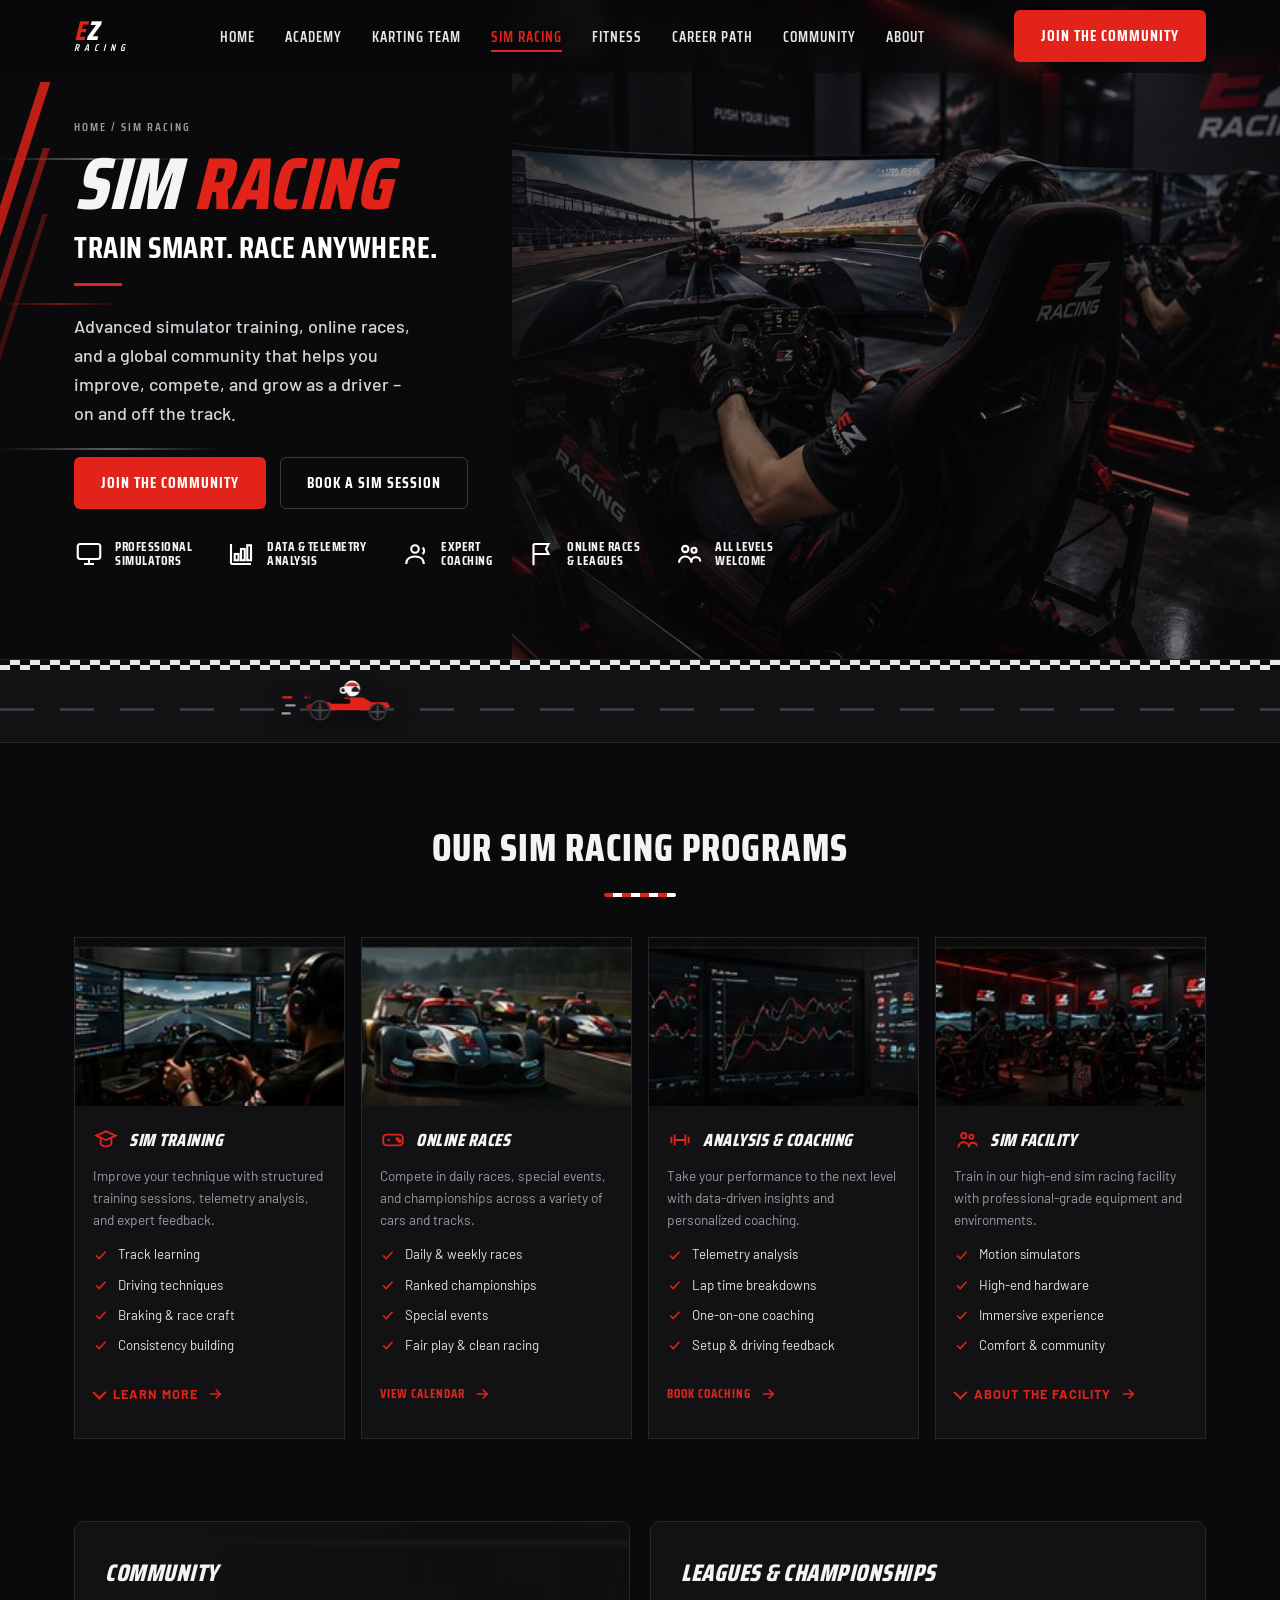
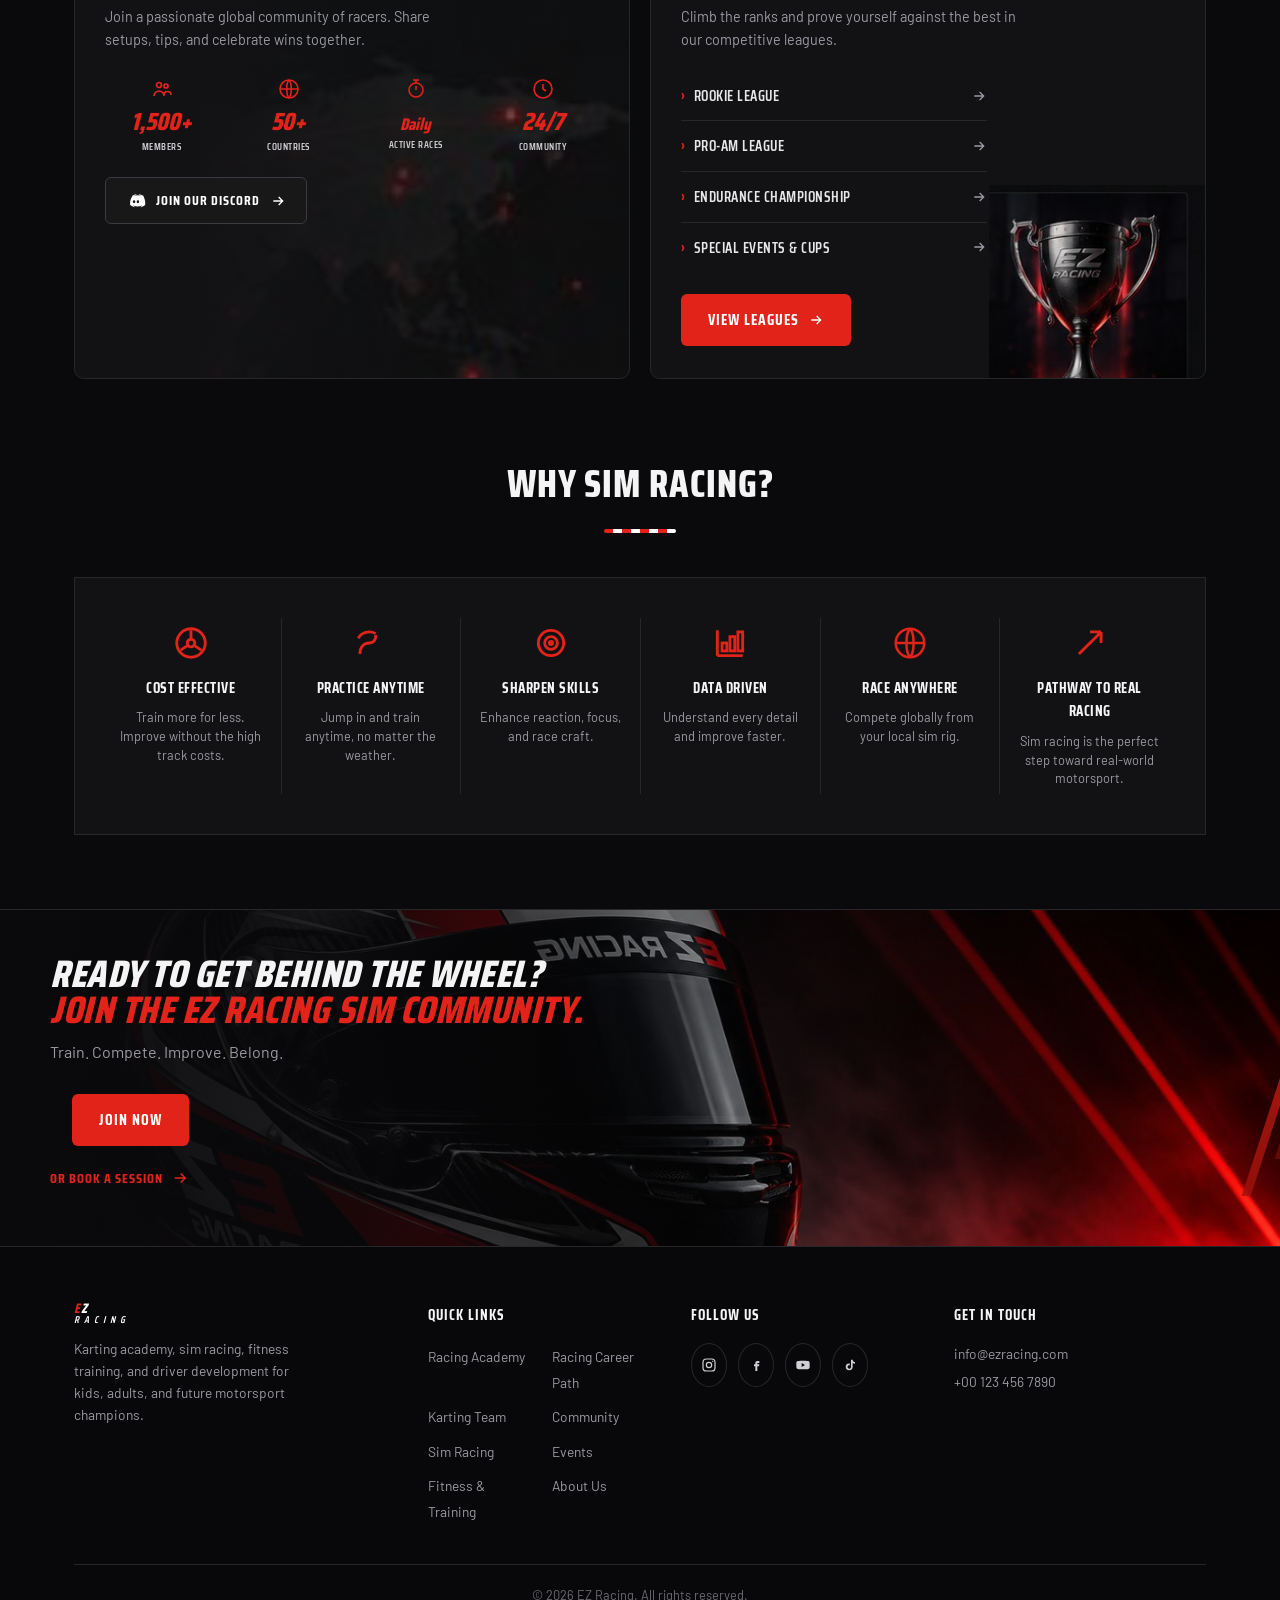
<file: sim-racing.html>
<!DOCTYPE html>
<html lang="en">
<head>
<meta charset="UTF-8">
<meta name="viewport" content="width=device-width, initial-scale=1.0">
<title>Sim Racing Training, Leagues & Facility | EZ Racing</title>
<meta name="description" content="Train smarter with sim racing. 8 professional simulator stations, direct-drive wheels, coached sessions, telemetry review and community leagues on iRacing, Assetto Corsa and rFactor 2.">
<meta name="robots" content="index, follow">
<meta name="theme-color" content="#0a0a0c">
<link rel="canonical" href="https://www.ezracing.com/sim-racing.html">
<link rel="icon" type="image/svg+xml" href="assets/img/favicon.svg">
<meta property="og:type" content="website">
<meta property="og:site_name" content="EZ Racing">
<meta property="og:title" content="Sim Racing Training, Leagues & Facility | EZ Racing">
<meta property="og:description" content="Train smarter with sim racing. 8 professional simulator stations, direct-drive wheels, coached sessions, telemetry review and community leagues on iRacing, Assetto Corsa and rFactor 2.">
<meta property="og:url" content="https://www.ezracing.com/sim-racing.html">
<meta property="og:image" content="https://www.ezracing.com/assets/img/kart-hero.jpg">
<meta name="twitter:card" content="summary_large_image">
<meta name="twitter:title" content="Sim Racing Training, Leagues & Facility | EZ Racing">
<meta name="twitter:description" content="Train smarter with sim racing. 8 professional simulator stations, direct-drive wheels, coached sessions, telemetry review and community leagues on iRacing, Assetto Corsa and rFactor 2.">
<meta name="twitter:image" content="https://www.ezracing.com/assets/img/kart-hero.jpg">
<script type="application/ld+json">{"@context":"https://schema.org","@type":"WebPage","name":"Sim Racing","url":"https://www.ezracing.com/sim-racing.html","description":"Train smarter with sim racing. 8 professional simulator stations, direct-drive wheels, coached sessions, telemetry review and community leagues on iRacing, Assetto Corsa and rFactor 2.","isPartOf":{"@type":"WebSite","name":"EZ Racing","url":"https://www.ezracing.com/"}}</script>
<script type="application/ld+json">{"@context":"https://schema.org","@type":"BreadcrumbList","itemListElement":[{"@type":"ListItem","position":1,"name":"Home","item":"https://www.ezracing.com/"},{"@type":"ListItem","position":2,"name":"Sim Racing","item":"https://www.ezracing.com/sim-racing.html"}]}</script>
<link rel="preconnect" href="https://fonts.googleapis.com">
<link rel="preconnect" href="https://fonts.gstatic.com" crossorigin>
<link href="https://fonts.googleapis.com/css2?family=Saira+Condensed:ital,wght@0,500;0,600;0,700;0,800;1,700;1,800&family=Barlow:wght@400;500;600;700&display=swap" rel="stylesheet">
<link rel="stylesheet" href="assets/css/styles.css">
</head>
<body>
<a class="skip-link" href="#main-content">Skip to main content</a>

<header id="hdr">
  <div class="wrap nav">
    <a href="index.html" class="logo"><span class="e ez"><b>E</b>Z</span><small>RACING</small></a>
    <ul class="nav-links" id="navlinks">
      <li><a href="index.html">Home</a></li>
      <li><a href="academy.html">Academy</a></li>
      <li><a href="karting-team.html">Karting Team</a></li>
      <li><a href="sim-racing.html" class="active">Sim Racing</a></li>
      <li><a href="fitness.html">Fitness</a></li>
      <li><a href="career-path.html">Career Path</a></li>
      <li><a href="community.html">Community</a></li>
      <li><a href="about.html">About</a></li>
    </ul>
    <div class="nav-cta">
      <a href="contact.html?type=join" class="btn btn-red">Join The Community</a>
      <button class="hamburger" id="burger" aria-label="Menu"><span></span><span></span><span></span></button>
    </div>
  </div>
</header>

<!-- HERO -->
<section id="main-content" class="hero hero-sub">
  <div class="speed-lines" aria-hidden="true"><i></i><i></i><i></i></div>
  <div class="hero-bg"><div class="hero-kart"><img fetchpriority="high" decoding="async" src="assets/img/sim-racing.jpg" alt="EZ Racing sim racing cockpit"></div></div>
  <div class="slash"><i></i><i></i><i></i></div>
  <div class="wrap hero-inner">
    <div class="crumb"><a href="index.html">Home</a> / Sim Racing</div>
    <h1 class="display">Sim <span class="red">Racing</span></h1>
    <span class="kt-sub">Train Smart. Race Anywhere.</span>
    <p class="lead">Advanced simulator training, online races, and a global community that helps you improve, compete, and grow as a driver – on and off the track.</p>
    <div class="hero-actions">
      <a href="contact.html?type=join" class="btn btn-red">Join The Community</a>
      <a href="contact.html?type=booking" class="btn btn-ghost">Book A Sim Session</a>
    </div>
    <div class="hero-feats">
      <div class="feat"><svg viewBox="0 0 24 24" fill="none" stroke="currentColor" stroke-width="1.7"><rect x="3" y="4" width="18" height="12" rx="2"/><path d="M8 20h8M12 16v4"/></svg><span>Professional<br>Simulators</span></div>
      <div class="feat"><svg viewBox="0 0 24 24" fill="none" stroke="currentColor" stroke-width="1.7"><path d="M4 20V4M4 20h16"/><rect x="7" y="12" width="3" height="5"/><rect x="12" y="8" width="3" height="9"/><rect x="17" y="5" width="3" height="12"/></svg><span>Data &amp; Telemetry<br>Analysis</span></div>
      <div class="feat"><svg viewBox="0 0 24 24" fill="none" stroke="currentColor" stroke-width="1.7"><circle cx="12" cy="8" r="3"/><path d="M5 20c0-4 3-6 7-6s7 2 7 6"/><path d="M18 7a3 3 0 0 1 0 5"/></svg><span>Expert<br>Coaching</span></div>
      <div class="feat"><svg viewBox="0 0 24 24" fill="none" stroke="currentColor" stroke-width="1.7"><path d="M6 21V4"/><path d="M6 4h12l-2 4 2 4H6"/></svg><span>Online Races<br>&amp; Leagues</span></div>
      <div class="feat"><svg viewBox="0 0 24 24" fill="none" stroke="currentColor" stroke-width="1.7"><circle cx="9" cy="8" r="2.5"/><circle cx="16" cy="9" r="2"/><path d="M4 19c0-3 2.5-5 5-5s5 2 5 5M14 18c0-2 1.5-3.5 3.5-3.5S21 16 21 18"/></svg><span>All Levels<br>Welcome</span></div>
    </div>
  </div>
</section>

<!-- animated race kart divider -->
<div class="track-strip" aria-hidden="true"><svg class="strip-kart" viewBox="0 0 150 70" xmlns="http://www.w3.org/2000/svg" aria-hidden="true" focusable="false">
  <g class="speedline" stroke="#e2231a" stroke-width="3" stroke-linecap="round" stroke-dasharray="10 18">
    <line x1="2" y1="38" x2="34" y2="38"/>
    <line x1="6" y1="48" x2="30" y2="48" stroke="#9a9aa2"/>
    <line x1="0" y1="58" x2="26" y2="58" stroke="#fff" opacity=".6"/>
  </g>
  <!-- driver body + helmet -->
  <path d="M78 38 q4 -14 14 -14 q9 0 9 12 l0 6 z" fill="#16161a"/>
  <g>
    <circle cx="88" cy="27" r="10" fill="#f4f4f5"/>
    <path d="M79.5 24 a10 10 0 0 1 17 0 z" fill="#e2231a"/>
    <path d="M92 24 a10 10 0 0 1 5.6 7 l-9.6 0 q-2 -4 4 -7z" fill="#1c1c22"/>
  </g>
  <!-- chassis -->
  <path d="M30 48 L46 44 L72 44 L80 38 L102 38 L112 44 L132 44 L136 50 L120 54 L46 54 Z" fill="#e2231a"/>
  <path d="M30 48 L46 44 L46 54 L34 54 Z" fill="#9e120c"/>
  <rect x="60" y="40" width="26" height="6" rx="3" fill="#0a0a0c"/>
  <!-- steering -->
  <line x1="84" y1="38" x2="78" y2="30" stroke="#26262b" stroke-width="3" stroke-linecap="round"/>
  <circle cx="77" cy="29" r="3.4" fill="none" stroke="#f4f4f5" stroke-width="2"/>
  <!-- rear wing -->
  <rect x="26" y="33" width="16" height="4" rx="2" fill="#16161a"/>
  <line x1="33" y1="37" x2="33" y2="46" stroke="#16161a" stroke-width="3"/>
  <!-- wheels -->
  <g class="wheel">
    <circle cx="48" cy="54" r="12" fill="#141417" stroke="#3a3a40" stroke-width="2"/>
    <circle cx="48" cy="54" r="4.4" fill="#26262b"/>
    <line x1="48" y1="44" x2="48" y2="64" stroke="#4b4b52" stroke-width="2"/>
    <line x1="38" y1="54" x2="58" y2="54" stroke="#4b4b52" stroke-width="2"/>
  </g>
  <g class="wheel">
    <circle cx="120" cy="56" r="10" fill="#141417" stroke="#3a3a40" stroke-width="2"/>
    <circle cx="120" cy="56" r="3.6" fill="#26262b"/>
    <line x1="120" y1="48" x2="120" y2="64" stroke="#4b4b52" stroke-width="2"/>
    <line x1="112" y1="56" x2="128" y2="56" stroke="#4b4b52" stroke-width="2"/>
  </g>
</svg></div>


<!-- OUR SIM RACING PROGRAMS -->
<section class="section">
  <div class="wrap">
    <h2 class="section-title reveal">Our Sim Racing Programs</h2>
    <div class="sp-grid">
      <article class="spcard reveal">
        <div class="spmedia"><img loading="lazy" decoding="async" src="assets/img/sim-train.jpg" alt="Sim training"></div>
        <div class="spbody">
          <div class="sphead"><svg viewBox="0 0 24 24" fill="none" stroke="currentColor" stroke-width="1.7"><path d="M3 8l9-4 9 4-9 4-9-4Z"/><path d="M7 10v5c0 1.5 2.5 3 5 3s5-1.5 5-3v-5"/></svg><h3>Sim Training</h3></div>
          <p>Improve your technique with structured training sessions, telemetry analysis, and expert feedback.</p>
          <ul class="checklist">
            <li><svg viewBox="0 0 24 24" fill="none" stroke="currentColor" stroke-width="2.4"><path d="M5 12l5 5L20 6"/></svg>Track learning</li>
            <li><svg viewBox="0 0 24 24" fill="none" stroke="currentColor" stroke-width="2.4"><path d="M5 12l5 5L20 6"/></svg>Driving techniques</li>
            <li><svg viewBox="0 0 24 24" fill="none" stroke="currentColor" stroke-width="2.4"><path d="M5 12l5 5L20 6"/></svg>Braking &amp; race craft</li>
            <li><svg viewBox="0 0 24 24" fill="none" stroke="currentColor" stroke-width="2.4"><path d="M5 12l5 5L20 6"/></svg>Consistency building</li>
          </ul>
          <button type="button" class="link-red detail-toggle" data-detail="sim-train"><span class="tgl-more">Learn More</span><span class="tgl-less">Show Less</span> <svg viewBox="0 0 24 24" fill="none" stroke="currentColor" stroke-width="2"><path d="M5 12h14M13 6l6 6-6 6"/></svg></button>
        </div>
      </article>

      <article class="spcard reveal">
        <div class="spmedia"><img loading="lazy" decoding="async" src="assets/img/sim-races.jpg" alt="Online races"></div>
        <div class="spbody">
          <div class="sphead"><svg viewBox="0 0 24 24" fill="none" stroke="currentColor" stroke-width="1.7"><rect x="3" y="7" width="18" height="10" rx="3"/><path d="M7 12h2M8 11v2"/><circle cx="16" cy="11" r="1"/><circle cx="18" cy="13" r="1"/></svg><h3>Online Races</h3></div>
          <p>Compete in daily races, special events, and championships across a variety of cars and tracks.</p>
          <ul class="checklist">
            <li><svg viewBox="0 0 24 24" fill="none" stroke="currentColor" stroke-width="2.4"><path d="M5 12l5 5L20 6"/></svg>Daily &amp; weekly races</li>
            <li><svg viewBox="0 0 24 24" fill="none" stroke="currentColor" stroke-width="2.4"><path d="M5 12l5 5L20 6"/></svg>Ranked championships</li>
            <li><svg viewBox="0 0 24 24" fill="none" stroke="currentColor" stroke-width="2.4"><path d="M5 12l5 5L20 6"/></svg>Special events</li>
            <li><svg viewBox="0 0 24 24" fill="none" stroke="currentColor" stroke-width="2.4"><path d="M5 12l5 5L20 6"/></svg>Fair play &amp; clean racing</li>
          </ul>
          <a href="events.html" class="link-red">View Calendar <svg viewBox="0 0 24 24" fill="none" stroke="currentColor" stroke-width="2"><path d="M5 12h14M13 6l6 6-6 6"/></svg></a>
        </div>
      </article>

      <article class="spcard reveal">
        <div class="spmedia"><img loading="lazy" decoding="async" src="assets/img/sim-analysis.jpg" alt="Analysis and coaching"></div>
        <div class="spbody">
          <div class="sphead"><svg viewBox="0 0 24 24" fill="none" stroke="currentColor" stroke-width="1.7"><path d="M4 9v6M20 9v6M7 7v10M17 7v10M7 12h10"/></svg><h3>Analysis &amp; Coaching</h3></div>
          <p>Take your performance to the next level with data-driven insights and personalized coaching.</p>
          <ul class="checklist">
            <li><svg viewBox="0 0 24 24" fill="none" stroke="currentColor" stroke-width="2.4"><path d="M5 12l5 5L20 6"/></svg>Telemetry analysis</li>
            <li><svg viewBox="0 0 24 24" fill="none" stroke="currentColor" stroke-width="2.4"><path d="M5 12l5 5L20 6"/></svg>Lap time breakdowns</li>
            <li><svg viewBox="0 0 24 24" fill="none" stroke="currentColor" stroke-width="2.4"><path d="M5 12l5 5L20 6"/></svg>One-on-one coaching</li>
            <li><svg viewBox="0 0 24 24" fill="none" stroke="currentColor" stroke-width="2.4"><path d="M5 12l5 5L20 6"/></svg>Setup &amp; driving feedback</li>
          </ul>
          <a href="contact.html?type=booking" class="link-red">Book Coaching <svg viewBox="0 0 24 24" fill="none" stroke="currentColor" stroke-width="2"><path d="M5 12h14M13 6l6 6-6 6"/></svg></a>
        </div>
      </article>

      <article class="spcard reveal">
        <div class="spmedia"><img loading="lazy" decoding="async" src="assets/img/sim-facility.jpg" alt="Sim facility"></div>
        <div class="spbody">
          <div class="sphead"><svg viewBox="0 0 24 24" fill="none" stroke="currentColor" stroke-width="1.7"><circle cx="9" cy="8" r="2.5"/><circle cx="16" cy="9" r="2"/><path d="M4 19c0-3 2.5-5 5-5s5 2 5 5M14 18c0-2 1.5-3.5 3.5-3.5S21 16 21 18"/></svg><h3>Sim Facility</h3></div>
          <p>Train in our high-end sim racing facility with professional-grade equipment and environments.</p>
          <ul class="checklist">
            <li><svg viewBox="0 0 24 24" fill="none" stroke="currentColor" stroke-width="2.4"><path d="M5 12l5 5L20 6"/></svg>Motion simulators</li>
            <li><svg viewBox="0 0 24 24" fill="none" stroke="currentColor" stroke-width="2.4"><path d="M5 12l5 5L20 6"/></svg>High-end hardware</li>
            <li><svg viewBox="0 0 24 24" fill="none" stroke="currentColor" stroke-width="2.4"><path d="M5 12l5 5L20 6"/></svg>Immersive experience</li>
            <li><svg viewBox="0 0 24 24" fill="none" stroke="currentColor" stroke-width="2.4"><path d="M5 12l5 5L20 6"/></svg>Comfort &amp; community</li>
          </ul>
          <button type="button" class="link-red detail-toggle" data-detail="sim-facility"><span class="tgl-more">About The Facility</span><span class="tgl-less">Show Less</span> <svg viewBox="0 0 24 24" fill="none" stroke="currentColor" stroke-width="2"><path d="M5 12h14M13 6l6 6-6 6"/></svg></button>
        </div>
      </article>
    </div>
  </div>
</section>


<section style="padding:0"><div class="wrap">
<div class="detail" id="sim-train"><div class="detail-inner"><div class="detail-box"><h3>Why Sim Racing Works</h3><p>Sim racing is one of the most effective and lowest-cost ways to become a faster, smarter driver. The skills transfer directly to the track, and you can train any day, in any weather.</p><ul class="dl"><li><svg viewBox="0 0 24 24" fill="none" stroke="currentColor" stroke-width="2.4"><path d="M5 12l5 5L20 6"/></svg>Build muscle memory for braking points and racing lines</li><li><svg viewBox="0 0 24 24" fill="none" stroke="currentColor" stroke-width="2.4"><path d="M5 12l5 5L20 6"/></svg>Learn new circuits before you ever set foot on them</li><li><svg viewBox="0 0 24 24" fill="none" stroke="currentColor" stroke-width="2.4"><path d="M5 12l5 5L20 6"/></svg>Train consistently for a fraction of real-track costs</li><li><svg viewBox="0 0 24 24" fill="none" stroke="currentColor" stroke-width="2.4"><path d="M5 12l5 5L20 6"/></svg>Real physics and force feedback that mirror a real car</li><li><svg viewBox="0 0 24 24" fill="none" stroke="currentColor" stroke-width="2.4"><path d="M5 12l5 5L20 6"/></svg>Structured sessions with telemetry and coach feedback</li><li><svg viewBox="0 0 24 24" fill="none" stroke="currentColor" stroke-width="2.4"><path d="M5 12l5 5L20 6"/></svg>A proven pathway from sim to real-world racing</li></ul><a href="contact.html?type=join" class="btn btn-red">Start Sim Training</a></div></div></div>
<div class="detail" id="sim-facility"><div class="detail-inner"><div class="detail-box"><h3>Inside Our Sim Facility</h3><p>Train in a purpose-built sim racing centre with professional-grade equipment in a focused, competition-ready environment.</p><ul class="dl"><li><svg viewBox="0 0 24 24" fill="none" stroke="currentColor" stroke-width="2.4"><path d="M5 12l5 5L20 6"/></svg>8 professional simulator stations</li><li><svg viewBox="0 0 24 24" fill="none" stroke="currentColor" stroke-width="2.4"><path d="M5 12l5 5L20 6"/></svg>Direct-drive wheels and load-cell pedals</li><li><svg viewBox="0 0 24 24" fill="none" stroke="currentColor" stroke-width="2.4"><path d="M5 12l5 5L20 6"/></svg>Triple-screen and motion-rig setups</li><li><svg viewBox="0 0 24 24" fill="none" stroke="currentColor" stroke-width="2.4"><path d="M5 12l5 5L20 6"/></svg>Multi-platform: iRacing, Assetto Corsa &amp; rFactor 2</li><li><svg viewBox="0 0 24 24" fill="none" stroke="currentColor" stroke-width="2.4"><path d="M5 12l5 5L20 6"/></svg>Live timing, telemetry and replay analysis</li><li><svg viewBox="0 0 24 24" fill="none" stroke="currentColor" stroke-width="2.4"><path d="M5 12l5 5L20 6"/></svg>Comfortable lounge and community space for members</li></ul><a href="contact.html?type=visit" class="btn btn-red">Book A Visit</a></div></div></div>
</div></section>

<!-- COMMUNITY + LEAGUES -->
<section class="section tight">
  <div class="wrap">
    <div class="cl-grid">
      <div class="commcard reveal">
        <h3>Community</h3>
        <p>Join a passionate global community of racers. Share setups, tips, and celebrate wins together.</p>
        <div class="comm-stats">
          <div class="stat"><svg class="micon" viewBox="0 0 24 24" fill="none" stroke="currentColor" stroke-width="1.7"><circle cx="9" cy="8" r="2.5"/><circle cx="16" cy="9" r="2"/><path d="M4 19c0-3 2.5-5 5-5s5 2 5 5M14 18c0-2 1.5-3.5 3.5-3.5S21 16 21 18"/></svg><div class="num">1,500+</div><div class="lbl">Members</div></div>
          <div class="stat"><svg class="micon" viewBox="0 0 24 24" fill="none" stroke="currentColor" stroke-width="1.6"><circle cx="12" cy="12" r="9"/><path d="M3 12h18M12 3c3 3 3 15 0 18M12 3c-3 3-3 15 0 18"/></svg><div class="num">50+</div><div class="lbl">Countries</div></div>
          <div class="stat"><svg class="micon" viewBox="0 0 24 24" fill="none" stroke="currentColor" stroke-width="1.6"><circle cx="12" cy="13" r="7"/><path d="M12 13V9M9 3h6M12 6V3"/></svg><div class="num" style="font-size:1.05rem;margin-top:6px">Daily</div><div class="lbl">Active Races</div></div>
          <div class="stat"><svg class="micon" viewBox="0 0 24 24" fill="none" stroke="currentColor" stroke-width="1.6"><circle cx="12" cy="12" r="9"/><path d="M12 7v5l3 2"/></svg><div class="num">24/7</div><div class="lbl">Community</div></div>
        </div>
        <a href="https://discord.com" class="discord-btn" target="_blank" rel="noopener"><svg viewBox="0 0 24 24" fill="currentColor"><path d="M20 5.3A17 17 0 0 0 15.7 4l-.2.4a13 13 0 0 1 3.6 1.8 12 12 0 0 0-10.2 0A13 13 0 0 1 12.5 4.4L12.3 4A17 17 0 0 0 8 5.3C5.3 9.2 4.6 13 5 16.8a17 17 0 0 0 5.1 2.6l.4-.6c-.7-.3-1.4-.6-2-1l.5-.4a12 12 0 0 0 10 0l.5.4c-.6.4-1.3.7-2 1l.4.6a17 17 0 0 0 5.1-2.6c.5-4.4-.7-8.2-2.4-11.5ZM9.7 14.6c-.8 0-1.5-.8-1.5-1.7s.7-1.7 1.5-1.7 1.5.8 1.5 1.7-.7 1.7-1.5 1.7Zm4.6 0c-.8 0-1.5-.8-1.5-1.7s.7-1.7 1.5-1.7 1.5.8 1.5 1.7-.7 1.7-1.5 1.7Z"/></svg>Join Our Discord <svg viewBox="0 0 24 24" fill="none" stroke="currentColor" stroke-width="2" style="width:16px;height:16px"><path d="M5 12h14M13 6l6 6-6 6"/></svg></a>
      </div>

      <div class="leaguecard reveal">
        <img loading="lazy" decoding="async" class="trophy" src="assets/img/trophy.jpg" alt="EZ Racing trophy">
        <h3>Leagues &amp; Championships</h3>
        <p>Climb the ranks and prove yourself against the best in our competitive leagues.</p>
        <ul class="league-list">
          <li><span class="mk">&rsaquo;</span> Rookie League <svg class="ar" viewBox="0 0 24 24" fill="none" stroke="currentColor" stroke-width="2"><path d="M5 12h14M13 6l6 6-6 6"/></svg></li>
          <li><span class="mk">&rsaquo;</span> Pro-Am League <svg class="ar" viewBox="0 0 24 24" fill="none" stroke="currentColor" stroke-width="2"><path d="M5 12h14M13 6l6 6-6 6"/></svg></li>
          <li><span class="mk">&rsaquo;</span> Endurance Championship <svg class="ar" viewBox="0 0 24 24" fill="none" stroke="currentColor" stroke-width="2"><path d="M5 12h14M13 6l6 6-6 6"/></svg></li>
          <li><span class="mk">&rsaquo;</span> Special Events &amp; Cups <svg class="ar" viewBox="0 0 24 24" fill="none" stroke="currentColor" stroke-width="2"><path d="M5 12h14M13 6l6 6-6 6"/></svg></li>
        </ul>
        <a href="events.html" class="btn btn-red">View Leagues <svg viewBox="0 0 24 24" fill="none" stroke="currentColor" stroke-width="2"><path d="M5 12h14M13 6l6 6-6 6"/></svg></a>
      </div>
    </div>
  </div>
</section>

<!-- WHY SIM RACING -->
<section class="section tight">
  <div class="wrap">
    <h2 class="section-title reveal">Why Sim Racing?</h2>
    <div class="panel">
      <div class="learn-grid">
        <div class="learn-item reveal"><span class="lic"><svg viewBox="0 0 24 24" fill="none" stroke="currentColor" stroke-width="1.8"><circle cx="12" cy="12" r="9"/><circle cx="12" cy="12" r="2.4"/><path d="M12 9.6V4M10 13.5l-4.5 3M14 13.5l4.5 3"/></svg></span><h4>Cost Effective</h4><p>Train more for less. Improve without the high track costs.</p></div>
        <div class="learn-item reveal"><span class="lic"><svg viewBox="0 0 24 24" fill="none" stroke="currentColor" stroke-width="1.8"><path d="M5 19c0-5 3-7 6-7s4-2 4-5"/><path d="M4 9c2-4 7-5 11-3"/></svg></span><h4>Practice Anytime</h4><p>Jump in and train anytime, no matter the weather.</p></div>
        <div class="learn-item reveal"><span class="lic"><svg viewBox="0 0 24 24" fill="none" stroke="currentColor" stroke-width="1.8"><circle cx="12" cy="12" r="8"/><circle cx="12" cy="12" r="4"/><circle cx="12" cy="12" r="1" fill="currentColor"/></svg></span><h4>Sharpen Skills</h4><p>Enhance reaction, focus, and race craft.</p></div>
        <div class="learn-item reveal"><span class="lic"><svg viewBox="0 0 24 24" fill="none" stroke="currentColor" stroke-width="1.8"><path d="M4 20V4M4 20h16"/><rect x="7" y="12" width="3" height="5"/><rect x="12" y="8" width="3" height="9"/><rect x="17" y="5" width="3" height="12"/></svg></span><h4>Data Driven</h4><p>Understand every detail and improve faster.</p></div>
        <div class="learn-item reveal"><span class="lic"><svg viewBox="0 0 24 24" fill="none" stroke="currentColor" stroke-width="1.6"><circle cx="12" cy="12" r="9"/><path d="M3 12h18M12 3c3 3 3 15 0 18M12 3c-3 3-3 15 0 18"/></svg></span><h4>Race Anywhere</h4><p>Compete globally from your local sim rig.</p></div>
        <div class="learn-item reveal"><span class="lic"><svg viewBox="0 0 24 24" fill="none" stroke="currentColor" stroke-width="1.8"><path d="M5 19L19 5M19 5h-7M19 5v7"/></svg></span><h4>Pathway To Real Racing</h4><p>Sim racing is the perfect step toward real-world motorsport.</p></div>
      </div>
    </div>
  </div>
</section>

<!-- CTA -->
<section class="cta">
  <div class="cta-bg"><img loading="lazy" decoding="async" class="cta-helmet" src="assets/img/helmet.jpg" alt="EZ Racing helmet"></div>
  <div class="slash-r"><i></i><i></i></div>
  <div class="wrap cta-inner">
    <div>
      <h2 class="display">Ready To Get Behind The Wheel?<br><span class="red">Join The EZ Racing Sim Community.</span></h2>
      <p>Train. Compete. Improve. Belong.</p>
    </div>
    <div class="cta-actions">
      <a href="contact.html?type=join" class="btn btn-red">Join Now</a>
      <a href="contact.html?type=booking" class="link-red">Or book a session <svg viewBox="0 0 24 24" fill="none" stroke="currentColor" stroke-width="2"><path d="M5 12h14M13 6l6 6-6 6"/></svg></a>
    </div>
  </div>
</section>

<footer>
  <div class="wrap">
    <div class="foot-grid">
      <div class="foot-col foot-about">
        <a href="index.html" class="logo"><span class="e ez"><b>E</b>Z</span><small>RACING</small></a>
        <p>Karting academy, sim racing, fitness training, and driver development for kids, adults, and future motorsport champions.</p>
      </div>
      <div class="foot-col links">
        <h4>Quick Links</h4>
        <ul>
          <li><a href="academy.html">Racing Academy</a></li>
          <li><a href="career-path.html">Racing Career Path</a></li>
          <li><a href="karting-team.html">Karting Team</a></li>
          <li><a href="community.html">Community</a></li>
          <li><a href="sim-racing.html">Sim Racing</a></li>
          <li><a href="events.html">Events</a></li>
          <li><a href="fitness.html">Fitness &amp; Training</a></li>
          <li><a href="about.html">About Us</a></li>
        </ul>
      </div>
      <div class="foot-col">
        <h4>Follow Us</h4>
        <div class="socials">
          <a href="https://instagram.com" aria-label="Instagram" target="_blank" rel="noopener"><svg viewBox="0 0 24 24" fill="none" stroke="currentColor" stroke-width="1.8"><rect x="3" y="3" width="18" height="18" rx="5"/><circle cx="12" cy="12" r="4"/><circle cx="17.5" cy="6.5" r="1" fill="currentColor" stroke="none"/></svg></a>
          <a href="https://facebook.com" aria-label="Facebook" target="_blank" rel="noopener"><svg viewBox="0 0 24 24" fill="currentColor"><path d="M14 9h3V6h-3c-2 0-3 1.3-3 3.2V11H9v3h2v7h3v-7h2.5l.5-3H14V9.5c0-.4.2-.5.6-.5Z"/></svg></a>
          <a href="https://youtube.com" aria-label="YouTube" target="_blank" rel="noopener"><svg viewBox="0 0 24 24" fill="currentColor"><path d="M22 8.2a3 3 0 0 0-2.1-2.1C18 5.5 12 5.5 12 5.5s-6 0-7.9.6A3 3 0 0 0 2 8.2 31 31 0 0 0 2 12a31 31 0 0 0 .1 3.8 3 3 0 0 0 2.1 2.1c1.9.6 7.8.6 7.8.6s6 0 7.9-.6a3 3 0 0 0 2.1-2.1A31 31 0 0 0 22 12a31 31 0 0 0-.1-3.8ZM10 15V9l5 3Z"/></svg></a>
          <a href="https://tiktok.com" aria-label="TikTok" target="_blank" rel="noopener"><svg viewBox="0 0 24 24" fill="currentColor"><path d="M16 4c.3 2 1.6 3.4 3.5 3.6v2.6c-1.3 0-2.5-.4-3.5-1.1v5.7a5.2 5.2 0 1 1-5.2-5.2c.3 0 .6 0 .9.1v2.7a2.6 2.6 0 1 0 1.8 2.5V4Z"/></svg></a>
        </div>
      </div>
      <div class="foot-col foot-contact">
        <h4>Get In Touch</h4>
        <p>info@ezracing.com</p>
        <p>+00 123 456 7890</p>
      </div>
    </div>
    <div class="foot-bottom">© 2026 EZ Racing. All rights reserved.</div>
  </div>
</footer>

<script src="assets/js/main.js" defer></script>
</body>
</html>
</file>
<file: assets/css/styles.css>
/* ============ TOKENS ============ */
:root{
  --bg:#0a0a0c;
  --bg-2:#121215;
  --bg-3:#181819;
  --line:#26262b;
  --text:#f4f4f5;
  --muted:#9a9aa2;
  --red:#e2231a;
  --red-bright:#ff3b2f;
  --red-deep:#9e120c;
  --radius:6px;
  --maxw:1180px;
  --ease:cubic-bezier(.4,0,.2,1);
}
*{margin:0;padding:0;box-sizing:border-box}
html{scroll-behavior:smooth}
body{
  background:var(--bg);
  color:var(--text);
  font-family:'Barlow',sans-serif;
  line-height:1.6;
  overflow-x:hidden;
  -webkit-font-smoothing:antialiased;
}
a{color:inherit;text-decoration:none}
img{max-width:100%;display:block}
.wrap{max-width:var(--maxw);margin:0 auto;padding:0 24px}

/* ============ DISPLAY TYPE ============ */
.display{
  font-family:'Saira Condensed',sans-serif;
  font-weight:800;
  font-style:italic;
  text-transform:uppercase;
  line-height:.95;
  letter-spacing:.5px;
}
.red{color:var(--red)}
.eyebrow{
  font-family:'Saira Condensed',sans-serif;
  font-weight:700;font-style:italic;text-transform:uppercase;
  color:var(--red);letter-spacing:1.5px;font-size:.95rem;
}
.section-title{
  font-family:'Saira Condensed',sans-serif;font-weight:800;
  text-transform:uppercase;text-align:center;font-size:clamp(1.6rem,3.5vw,2.4rem);
  letter-spacing:1px;
}
.section-title::after{
  content:"";display:block;width:54px;height:3px;background:var(--red);
  margin:14px auto 0;
}

/* ============ BUTTONS ============ */
.btn{
  display:inline-flex;align-items:center;gap:9px;white-space:nowrap;
  font-family:'Saira Condensed',sans-serif;font-weight:700;
  text-transform:uppercase;letter-spacing:1px;font-size:.95rem;
  padding:13px 26px;border-radius:var(--radius);cursor:pointer;
  border:1px solid transparent;transition:.25s var(--ease);
}
.btn-red{background:var(--red);color:#fff}
.btn-red:hover{background:var(--red-bright);transform:translateY(-2px);box-shadow:0 10px 26px -8px rgba(226,35,26,.7)}
.btn-ghost{background:transparent;border-color:#3a3a40;color:#fff}
.btn-ghost:hover{border-color:#fff;background:rgba(255,255,255,.06)}
.btn svg{width:16px;height:16px}

/* ============ IMAGE PLACEHOLDERS ============ */
/* Swap these for your real images: replace the element with <img src="..."> */
.ph{
  position:relative;overflow:hidden;
  background:
    radial-gradient(120% 120% at 70% 20%,rgba(226,35,26,.16),transparent 55%),
    linear-gradient(135deg,#1a1a1e 0%,#0d0d10 100%);
  border:1px solid var(--line);
  display:flex;align-items:center;justify-content:center;
}
.ph::before{
  content:"";position:absolute;inset:0;opacity:.5;
  background-image:repeating-linear-gradient(115deg,rgba(255,255,255,.025) 0 2px,transparent 2px 9px);
}
.ph .ph-label{
  position:relative;z-index:1;font-family:'Saira Condensed',sans-serif;
  font-weight:600;font-style:italic;text-transform:uppercase;letter-spacing:1px;
  color:rgba(255,255,255,.28);font-size:.8rem;text-align:center;padding:0 10px;
}
.ph .ez-mark{
  position:absolute;right:12px;bottom:9px;z-index:1;
  font-family:'Saira Condensed',sans-serif;font-style:italic;font-weight:800;
  font-size:.9rem;color:rgba(255,255,255,.14);letter-spacing:1px;
}

/* ============ HEADER ============ */
header{
  position:fixed;top:0;left:0;width:100%;z-index:100;
  background:rgba(8,8,10,.55);backdrop-filter:blur(8px);
  border-bottom:1px solid transparent;transition:.3s var(--ease);
}
header.scrolled{background:rgba(8,8,10,.95);border-bottom-color:var(--line)}
.nav{display:flex;align-items:center;justify-content:space-between;height:72px}
.logo{font-family:'Saira Condensed',sans-serif;font-style:italic;font-weight:800;
  font-size:1.7rem;line-height:.8;letter-spacing:.5px;display:flex;flex-direction:column}
.logo .e{display:flex;align-items:baseline}
.logo .ez{color:#fff}.logo .ez b{color:var(--red)}
.logo small{font-size:.62rem;letter-spacing:5px;color:#fff;font-weight:600;margin-top:2px}
.nav-links{display:flex;gap:30px;list-style:none}
.nav-links a{
  font-family:'Saira Condensed',sans-serif;font-weight:600;text-transform:uppercase;
  font-size:.92rem;letter-spacing:1px;color:#e7e7ea;padding:6px 0;position:relative;transition:.2s;white-space:nowrap}
.nav-links a::after{content:"";position:absolute;left:0;bottom:0;width:0;height:2px;background:var(--red);transition:.25s var(--ease)}
.nav-links a:hover{color:#fff}
.nav-links a:hover::after,.nav-links a.active::after{width:100%}
.nav-links a.active{color:var(--red)}
.nav-cta{display:flex;align-items:center;gap:16px}
.hamburger{display:none;flex-direction:column;gap:5px;background:none;border:0;cursor:pointer;padding:6px}
.hamburger span{width:26px;height:2px;background:#fff;transition:.3s var(--ease)}

/* ============ HERO ============ */
.hero{position:relative;min-height:100vh;display:flex;align-items:center;padding:120px 0 60px;overflow:hidden}
.hero-bg{position:absolute;inset:0;z-index:0}
.hero-bg::after{content:"";position:absolute;inset:0;
  background:linear-gradient(90deg,var(--bg) 0%,rgba(10,10,12,.85) 35%,rgba(10,10,12,.35) 65%,rgba(10,10,12,.6) 100%)}
.hero-ph{position:absolute;inset:0;border:0}
.hero-ph::before{opacity:.25}
.slash{position:absolute;left:-40px;top:0;height:100%;z-index:1;display:flex;gap:14px;align-items:center}
.slash i{display:block;width:10px;height:75%;background:linear-gradient(var(--red),var(--red-deep));transform:skewX(-18deg);opacity:.85}
.slash i:nth-child(2){height:55%;opacity:.5;width:7px}
.slash i:nth-child(3){height:35%;opacity:.3;width:5px}
.hero-inner{position:relative;z-index:2;width:100%}
.hero h1{font-size:clamp(2.6rem,7vw,5.4rem);max-width:11ch}
.hero p.lead{margin:22px 0 30px;color:#d4d4d8;font-size:1.12rem;max-width:34ch;font-weight:500}
.hero-actions{display:flex;gap:14px;flex-wrap:wrap;margin-bottom:46px}
.hero-feats{display:flex;gap:34px;flex-wrap:wrap}
.feat{display:flex;align-items:center;gap:11px}
.feat svg{width:30px;height:30px;color:#fff;flex-shrink:0}
.feat span{font-family:'Saira Condensed',sans-serif;font-weight:700;text-transform:uppercase;
  font-size:.82rem;letter-spacing:.5px;line-height:1.1}
.scroll-tag{position:absolute;right:18px;bottom:60px;z-index:2;writing-mode:vertical-rl;
  font-family:'Saira Condensed',sans-serif;font-size:.7rem;letter-spacing:3px;color:var(--muted);text-transform:uppercase}
.scroll-tag::before{content:"";display:block;width:1px;height:46px;background:var(--muted);margin:0 auto 10px}

/* ============ OFFER ============ */
.offer{padding:88px 0}
.offer-grid{display:grid;grid-template-columns:repeat(6,1fr);gap:14px;margin-top:46px}
.ocard{background:var(--bg-2);border:1px solid var(--line);overflow:hidden;
  display:flex;flex-direction:column;transition:.3s var(--ease)}
.ocard:hover{transform:translateY(-6px);border-color:#3a3a40}
.ocard .ph{aspect-ratio:4/3}
.ocard:hover .ph{filter:brightness(1.12)}
.ocard-body{padding:18px 16px 20px;flex:1;display:flex;flex-direction:column}
.ocard .oicon{color:var(--red);width:26px;height:26px;margin-bottom:10px}
.ocard h3{font-family:'Saira Condensed',sans-serif;font-weight:700;text-transform:uppercase;
  font-size:1.05rem;letter-spacing:.5px;line-height:1.05;margin-bottom:9px}
.ocard p{color:var(--muted);font-size:.88rem;flex:1}
.ocard .arrow{color:var(--red);margin-top:14px;width:22px;height:22px;transition:.25s var(--ease)}
.ocard:hover .arrow{transform:translateX(6px)}

/* ============ ABOUT ============ */
.about{padding:30px 0 88px}
.about-grid{display:grid;grid-template-columns:1.05fr 1fr;gap:0;align-items:stretch;
  border:1px solid var(--line);background:var(--bg-2)}
.about-grid .ph{min-height:380px}
.about-text{padding:48px 44px}
.about-text h2{font-size:clamp(1.7rem,3.6vw,2.5rem);margin:14px 0 18px}
.about-text p{color:var(--muted);margin-bottom:28px;max-width:46ch}
.stats{display:grid;grid-template-columns:repeat(4,1fr);gap:18px}
.stat .num{font-family:'Saira Condensed',sans-serif;font-style:italic;font-weight:800;
  color:var(--red);font-size:1.9rem;line-height:1}
.stat .lbl{font-family:'Saira Condensed',sans-serif;font-weight:600;text-transform:uppercase;
  font-size:.72rem;letter-spacing:.5px;color:#cfcfd4;margin-top:6px}

/* ============ EVENTS ============ */
.events{padding:0 0 88px}
.events-grid{display:grid;grid-template-columns:repeat(4,1fr);gap:16px;margin-top:46px}
.ecard{background:var(--bg-2);border:1px solid var(--line);overflow:hidden;
  position:relative;transition:.3s var(--ease)}
.ecard:hover{transform:translateY(-6px);border-color:#3a3a40}
.ecard .ph{aspect-ratio:16/10}
.date-badge{position:absolute;top:12px;left:12px;z-index:3;background:rgba(8,8,10,.88);
  border:1px solid var(--line);text-align:center;padding:7px 11px;line-height:1}
.date-badge .m{font-family:'Saira Condensed',sans-serif;font-weight:700;text-transform:uppercase;
  font-size:.68rem;color:#cfcfd4;letter-spacing:1px}
.date-badge .d{font-family:'Saira Condensed',sans-serif;font-style:italic;font-weight:800;
  color:var(--red);font-size:1.5rem}
.ecard-body{padding:16px}
.ecard-body h3{font-family:'Saira Condensed',sans-serif;font-weight:700;text-transform:uppercase;
  font-size:1rem;letter-spacing:.5px;margin-bottom:6px}
.ecard-body p{color:var(--muted);font-size:.84rem}
.events .more{display:flex;justify-content:flex-end;margin-top:22px}
.link-red{font-family:'Saira Condensed',sans-serif;font-weight:700;text-transform:uppercase;
  color:var(--red);letter-spacing:1px;display:inline-flex;align-items:center;gap:8px;font-size:.9rem}
.link-red svg{width:18px;height:18px;transition:.25s var(--ease)}
.link-red:hover svg{transform:translateX(5px)}

/* ============ CTA ============ */
.cta{position:relative;overflow:hidden;border-top:1px solid var(--line);border-bottom:1px solid var(--line)}
.cta-bg{position:absolute;inset:0;z-index:0}
.cta-helmet{width:100%;height:100%;object-fit:cover;object-position:center}
.cta-bg::after{content:"";position:absolute;inset:0;
  background:linear-gradient(90deg,var(--bg) 0%,rgba(8,8,10,.88) 28%,rgba(8,8,10,.32) 60%,rgba(8,8,10,0) 100%)}
.cta .slash-r{position:absolute;right:-30px;top:0;height:100%;display:flex;gap:12px;align-items:center;z-index:1}
.cta .slash-r i{width:9px;height:70%;background:linear-gradient(var(--red),var(--red-deep));transform:skewX(-18deg);opacity:.8}
.cta .slash-r i:nth-child(2){height:48%;opacity:.45}
.cta-inner{position:relative;z-index:2;display:flex;align-items:center;justify-content:space-between;
  gap:30px;padding:46px 0;flex-wrap:wrap;min-height:290px;padding-right:48%;justify-content:flex-start}
.cta h2{font-size:clamp(1.6rem,3.6vw,2.4rem)}
.cta p{color:var(--muted);margin-top:10px;max-width:42ch}

/* ============ FOOTER ============ */
footer{padding:56px 0 26px;background:#08080a}
.foot-grid{display:grid;grid-template-columns:1.4fr 1fr 1fr 1.1fr;gap:34px}
.foot-about p{color:var(--muted);font-size:.86rem;margin-top:14px;max-width:30ch}
.foot-col h4{font-family:'Saira Condensed',sans-serif;font-weight:700;text-transform:uppercase;
  letter-spacing:1px;font-size:.92rem;margin-bottom:16px}
.foot-col ul{list-style:none;display:grid;gap:9px}
.foot-col.links ul{grid-template-columns:1fr 1fr;gap:9px 18px}
.foot-col a{color:var(--muted);font-size:.86rem;transition:.2s}
.foot-col a:hover{color:var(--red)}
.socials{display:flex;gap:11px;margin-bottom:18px}
.socials a{width:36px;height:36px;border:1px solid var(--line);border-radius:50%;
  display:flex;align-items:center;justify-content:center;color:#cfcfd4;transition:.25s var(--ease)}
.socials a:hover{background:var(--red);border-color:var(--red);color:#fff;transform:translateY(-3px)}
.socials svg{width:16px;height:16px}
.foot-contact p{color:var(--muted);font-size:.86rem;margin-bottom:6px}
.foot-bottom{border-top:1px solid var(--line);margin-top:40px;padding-top:20px;text-align:center;
  color:#6a6a72;font-size:.8rem}

/* ============ REVEAL ANIM ============ */
.reveal{opacity:0;transform:translateY(26px);transition:.7s var(--ease)}
.reveal.in{opacity:1;transform:none}
@keyframes fadeUp{from{opacity:0;transform:translateY(30px)}to{opacity:1;transform:none}}
.hero h1,.hero p.lead,.hero-actions,.hero-feats{animation:fadeUp .8s var(--ease) both}
.hero p.lead{animation-delay:.12s}
.hero-actions{animation-delay:.24s}
.hero-feats{animation-delay:.36s}


/* ---- embedded images ---- */
.ph img{position:absolute;inset:0;width:100%;height:100%;object-fit:cover;display:block;z-index:1}
.ph .ph-label,.ph .ez-mark{display:none}
.hero-kart{position:absolute;right:0;top:0;width:62%;height:100%;overflow:hidden}
.hero-kart img{width:100%;height:100%;object-fit:cover;object-position:center}
@media(max-width:900px){.hero-kart{width:100%;opacity:.5}}

/* ============ RESPONSIVE ============ */
@media(max-width:900px){
  .cta-inner{padding-right:0;min-height:0}
  .cta-bg::after{background:linear-gradient(0deg,rgba(8,8,10,.82),rgba(8,8,10,.62))}
}
@media(max-width:1020px){
  .offer-grid{grid-template-columns:repeat(3,1fr)}
  .about-grid{grid-template-columns:1fr}
  .about-grid .ph{min-height:260px}
}
@media(max-width:900px){
  .nav-links,.nav-cta .btn{display:none}
  .hamburger{display:flex}
  .nav-links.open{display:flex;position:absolute;top:72px;left:0;width:100%;flex-direction:column;
    gap:0;background:rgba(8,8,10,.98);border-bottom:1px solid var(--line);padding:8px 0}
  .nav-links.open li{padding:0 24px}
  .nav-links.open a{display:block;padding:13px 0;border-bottom:1px solid var(--line)}
  .events-grid{grid-template-columns:repeat(2,1fr)}
  .hero{min-height:auto;padding:110px 0 50px}
  .hero-bg::after{background:linear-gradient(180deg,rgba(10,10,12,.55) 0%,rgba(10,10,12,.85) 100%)}
}
@media(max-width:680px){
  .offer-grid{grid-template-columns:repeat(2,1fr)}
  .stats{grid-template-columns:repeat(2,1fr);gap:22px}
  .about-text{padding:34px 26px}
  .cta-inner{flex-direction:column;align-items:flex-start;text-align:left}
  .foot-grid{grid-template-columns:1fr 1fr;gap:28px}
  .hero-feats{gap:18px 26px}
}
@media(max-width:460px){
  .offer-grid{grid-template-columns:1fr}
  .events-grid{grid-template-columns:1fr}
  .foot-grid{grid-template-columns:1fr}
  .hero-actions .btn{width:100%;justify-content:center}
}


/* ===== ACADEMY PAGE ===== */
.crumb{font-family:'Saira Condensed',sans-serif;font-weight:600;letter-spacing:2px;font-size:.74rem;
  color:var(--muted);text-transform:uppercase;margin-bottom:12px}
.crumb a{color:var(--muted)} .crumb a:hover{color:var(--red)}
.hero.hero-sub{min-height:auto;padding:118px 0 60px}
.hero.hero-sub .hero-kart{width:60%}
.hero .subhead{font-family:'Saira Condensed',sans-serif;font-weight:700;text-transform:none;
  font-size:clamp(1.25rem,2.7vw,1.8rem);line-height:1.12;color:#fff;margin-bottom:18px}
.hero.hero-sub h1{font-size:clamp(2.3rem,6.3vw,4.6rem);margin-bottom:4px}
.hero.hero-sub .hero-feats{margin:30px 0}
.hero.hero-sub .hero-actions{margin-bottom:0}

.section{padding:74px 0}
.section.tight{padding:0 0 74px}

/* programs */
.programs-grid{display:grid;grid-template-columns:1fr 1fr;gap:22px;margin-top:44px}
.pcard{display:grid;grid-template-columns:1.08fr .92fr;background:var(--bg-2);
  border:1px solid var(--line);overflow:hidden;transition:.3s var(--ease)}
.pcard:hover{border-color:#3a3a40}
.pcard-body{padding:30px 26px;display:flex;flex-direction:column}
.ptitle{display:flex;align-items:center;gap:12px;margin-bottom:13px}
.ptitle svg{width:30px;height:30px;color:var(--red);flex-shrink:0}
.ptitle h3{font-family:'Saira Condensed',sans-serif;font-weight:800;text-transform:uppercase;
  font-size:1.45rem;letter-spacing:.5px}
.pcard > .pcard-body > p{color:var(--muted);font-size:.9rem;margin-bottom:18px}
.checklist{list-style:none;display:grid;gap:11px;margin-bottom:24px}
.checklist li{display:flex;align-items:center;gap:10px;font-size:.9rem;color:#e3e3e7}
.checklist li svg{width:15px;height:15px;color:var(--red);flex-shrink:0}
.pcard .btn{align-self:flex-start;margin-top:auto}
.pcard-media{position:relative;min-height:310px}
.pcard-media img{position:absolute;inset:0;width:100%;height:100%;object-fit:cover}
.pcard-media::after{content:"";position:absolute;inset:0;
  background:linear-gradient(90deg,var(--bg-2),transparent 30%)}

/* what you will learn */
.panel{background:var(--bg-2);border:1px solid var(--line);padding:40px 26px;margin-top:44px}
.learn-grid{display:grid;grid-template-columns:repeat(6,1fr)}
.learn-item{padding:6px 16px;text-align:center;border-left:1px solid var(--line)}
.learn-item:first-child{border-left:0}
.learn-item .lic{color:var(--red);width:38px;height:38px;margin:0 auto 14px;display:block}
.learn-item h4{font-family:'Saira Condensed',sans-serif;font-weight:700;text-transform:uppercase;
  font-size:.92rem;letter-spacing:.5px;margin-bottom:9px}
.learn-item p{color:var(--muted);font-size:.8rem;line-height:1.45}

/* expert coaching */
.coach-grid{display:grid;grid-template-columns:1.12fr 1fr .82fr;margin-top:44px;
  background:var(--bg-2);border:1px solid var(--line);overflow:hidden}
.coach-text{padding:36px 30px}
.coach-text h2{font-family:'Saira Condensed',sans-serif;font-weight:800;font-style:italic;
  text-transform:uppercase;font-size:clamp(1.35rem,2.7vw,1.95rem);letter-spacing:.5px;margin-bottom:14px}
.coach-text>p{color:var(--muted);margin-bottom:24px;font-size:.92rem}
.coach-checks{list-style:none;display:grid;grid-template-columns:1fr 1fr;gap:12px 22px}
.coach-checks li{display:flex;align-items:center;gap:10px;font-size:.88rem;color:#e3e3e7}
.coach-checks li svg{width:15px;height:15px;color:var(--red);flex-shrink:0}
.coach-media{position:relative;min-height:330px}
.coach-media img{position:absolute;inset:0;width:100%;height:100%;object-fit:cover}
.coach-quote{padding:36px 28px;background:var(--bg-3);display:flex;flex-direction:column;justify-content:center}
.coach-quote .qmark{font-family:'Saira Condensed',sans-serif;font-style:italic;font-weight:800;
  color:var(--red);font-size:3.2rem;line-height:.5;margin-bottom:18px}
.coach-quote p{color:#eaeaee;font-size:1.02rem;line-height:1.5;margin-bottom:18px}
.coach-quote .attr{font-family:'Saira Condensed',sans-serif;font-weight:700;text-transform:uppercase;
  letter-spacing:1.5px;color:var(--muted);font-size:.78rem}

/* cta two actions */
.cta-actions{display:flex;flex-direction:column;align-items:flex-end;gap:10px}
.cta-actions .link-red{font-size:.86rem}
@media(max-width:680px){.cta-actions{align-items:flex-start}}

/* responsive */
@media(max-width:1020px){
  .programs-grid{grid-template-columns:1fr}
  .learn-grid{grid-template-columns:repeat(3,1fr);row-gap:34px}
  .learn-item:nth-child(3n+1){border-left:0}
  .coach-grid{grid-template-columns:1fr}
  .coach-media{min-height:260px;order:-1}
}
@media(max-width:680px){
  .learn-grid{grid-template-columns:repeat(2,1fr);row-gap:32px}
  .learn-item{border-left:1px solid var(--line)}
  .learn-item:nth-child(odd){border-left:0}
  .pcard{grid-template-columns:1fr}
  .pcard-media{min-height:200px;order:-1}
  .pcard-media::after{background:linear-gradient(0deg,var(--bg-2),transparent 40%)}
  .coach-checks{grid-template-columns:1fr}
}


/* ===== KARTING TEAM PAGE ===== */
.kt-sub{font-family:'Saira Condensed',sans-serif;font-weight:700;text-transform:uppercase;
  font-size:clamp(1.3rem,2.8vw,1.9rem);letter-spacing:.5px;color:#fff;margin-bottom:4px;display:inline-block}
.kt-sub::after{content:"";display:block;width:48px;height:3px;background:var(--red);margin-top:12px}

.program-wrap{border:1px solid var(--line);border-radius:10px;padding:44px 30px 34px;
  background:rgba(255,255,255,.012);margin-top:8px}
.program-wrap .section-title{margin-top:0}
.prog-sub{text-align:center;color:var(--muted);max-width:64ch;margin:16px auto 38px;font-size:.95rem}
.prog-grid{display:grid;grid-template-columns:repeat(6,1fr);gap:14px}
.pcard2{background:var(--bg-3);border:1px solid var(--line);border-radius:8px;padding:24px 16px;
  text-align:center;transition:.3s var(--ease)}
.pcard2:hover{transform:translateY(-5px);border-color:#3a3a40}
.pcard2 .pic{color:var(--red);width:38px;height:38px;margin:0 auto 14px;display:block}
.pcard2 h3{font-family:'Saira Condensed',sans-serif;font-weight:700;text-transform:uppercase;
  font-size:.95rem;letter-spacing:.4px;line-height:1.05;margin-bottom:10px}
.pcard2 h3::after{content:"";display:block;width:26px;height:2px;background:var(--red);margin:8px auto 0}
.pcard2 p{color:var(--muted);font-size:.8rem;line-height:1.45}

.cal-grid{display:grid;grid-template-columns:1.25fr .9fr 1.02fr;gap:22px;margin-top:44px}
.calendar{border:1px solid var(--line);border-radius:10px;padding:26px 24px;display:flex;flex-direction:column}
.calendar h3,.benefits h3{font-family:'Saira Condensed',sans-serif;font-weight:800;font-style:italic;
  text-transform:uppercase;font-size:1.3rem;letter-spacing:.5px;margin-bottom:18px}
.race-row{display:flex;align-items:center;gap:15px;padding:13px 0;border-top:1px solid var(--line)}
.race-row:first-of-type{border-top:0}
.race-date{text-align:center;min-width:36px;font-family:'Saira Condensed',sans-serif;line-height:1}
.race-date .m{font-size:.64rem;font-weight:700;text-transform:uppercase;color:#cfcfd4;letter-spacing:1px}
.race-date .d{font-size:1.4rem;font-weight:800;font-style:italic;color:var(--red)}
.race-info{flex:1;min-width:0}
.race-info .t{font-family:'Saira Condensed',sans-serif;font-weight:700;text-transform:uppercase;
  font-size:.84rem;letter-spacing:.4px}
.race-info .l{color:var(--muted);font-size:.76rem}
.tag{font-family:'Saira Condensed',sans-serif;font-weight:600;text-transform:uppercase;font-size:.6rem;
  letter-spacing:1px;border:1px solid #3a3a40;border-radius:20px;padding:5px 11px;color:#cfcfd4;white-space:nowrap}
.calendar .link-red{margin-top:16px;font-size:.82rem}
.benefits ul{list-style:none;display:grid;gap:15px}
.benefits li{display:flex;align-items:center;gap:11px;font-size:.9rem;color:#e3e3e7}
.benefits li svg{width:19px;height:19px;color:var(--red);flex-shrink:0}
.build{display:flex;flex-direction:column}
.build-media{position:relative;border-radius:10px 10px 0 0;overflow:hidden;min-height:240px;flex:1}
.build-media img{position:absolute;inset:0;width:100%;height:100%;object-fit:cover}
.build-box{background:var(--bg-3);border:1px solid var(--line);border-top:0;border-radius:0 0 10px 10px;
  padding:22px 22px 24px;position:relative}
.build-box::before{content:"";position:absolute;left:0;top:22px;bottom:22px;width:3px;background:var(--red)}
.build-box h3{font-family:'Saira Condensed',sans-serif;font-weight:800;font-style:italic;text-transform:uppercase;
  font-size:1.12rem;letter-spacing:.5px;margin-bottom:9px;padding-left:14px;line-height:1.05}
.build-box p{color:var(--muted);font-size:.84rem;padding-left:14px}

.gallery{display:grid;grid-template-columns:repeat(4,1fr);gap:14px;margin-top:42px}
.gallery .g{position:relative;aspect-ratio:4/3;overflow:hidden;border:1px solid var(--line);border-radius:6px}
.gallery .g img{position:absolute;inset:0;width:100%;height:100%;object-fit:cover;transition:.4s var(--ease)}
.gallery .g:hover img{transform:scale(1.06)}
.kt-stats{display:grid;grid-template-columns:repeat(5,1fr);margin-top:18px;border:1px solid var(--line);
  border-radius:10px;padding:24px 10px}
.kt-stat{display:flex;align-items:center;gap:12px;justify-content:center;border-left:1px solid var(--line);padding:4px 8px}
.kt-stat:first-child{border-left:0}
.kt-stat>svg{width:30px;height:30px;color:var(--red);flex-shrink:0}
.kt-stat .n{font-family:'Saira Condensed',sans-serif;font-weight:800;font-style:italic;color:var(--red);
  font-size:1.7rem;line-height:1}
.kt-stat .k{font-family:'Saira Condensed',sans-serif;font-weight:600;text-transform:uppercase;
  font-size:.64rem;letter-spacing:.5px;color:#cfcfd4;margin-top:3px}

@media(max-width:1020px){
  .prog-grid{grid-template-columns:repeat(3,1fr)}
  .cal-grid{grid-template-columns:1fr}
  .gallery{grid-template-columns:repeat(2,1fr)}
  .kt-stats{grid-template-columns:repeat(3,1fr);gap:24px 0;border:0;padding:0}
  .kt-stat{border-left:0;justify-content:flex-start}
}
@media(max-width:620px){
  .prog-grid{grid-template-columns:repeat(2,1fr)}
  .kt-stats{grid-template-columns:1fr 1fr}
  .race-row{flex-wrap:wrap}
  .tag{order:3}
}

/* ===== SIM RACING PAGE ===== */
.sim-grid{display:grid;grid-template-columns:1.15fr 1fr;gap:22px;margin-top:44px}
.kt-stats.four{grid-template-columns:repeat(4,1fr)}
.about-grid .about-text .coach-checks{margin-top:6px}
@media(max-width:900px){.sim-grid{grid-template-columns:1fr}}
@media(max-width:620px){.kt-stats.four{grid-template-columns:1fr 1fr}}

/* ===== SIM RACING (mockup) ===== */
.sp-grid{display:grid;grid-template-columns:repeat(4,1fr);gap:16px;margin-top:40px}
.spcard{background:var(--bg-2);border:1px solid var(--line);overflow:hidden;display:flex;flex-direction:column;transition:.3s var(--ease)}
.spcard:hover{transform:translateY(-6px);border-color:#3a3a40}
.spmedia{position:relative;aspect-ratio:16/10;overflow:hidden}
.spmedia img{position:absolute;inset:0;width:100%;height:100%;object-fit:cover;transition:.4s var(--ease)}
.spcard:hover .spmedia img{transform:scale(1.05)}
.spbody{padding:20px 18px 22px;display:flex;flex-direction:column;flex:1}
.sphead{display:flex;align-items:center;gap:10px;margin-bottom:11px}
.sphead svg{width:26px;height:26px;color:var(--red);flex-shrink:0}
.sphead h3{font-family:'Saira Condensed',sans-serif;font-weight:800;font-style:italic;text-transform:uppercase;font-size:1.1rem;letter-spacing:.5px}
.spbody>p{color:var(--muted);font-size:.85rem;margin-bottom:14px}
.spcard .checklist{margin-bottom:16px;gap:9px}
.spcard .checklist li{font-size:.83rem}
.spcard .link-red{margin-top:auto;font-size:.8rem}

.cl-grid{display:grid;grid-template-columns:1fr 1fr;gap:20px;margin-top:8px}
.commcard,.leaguecard{position:relative;background:var(--bg-2);border:1px solid var(--line);border-radius:10px;padding:32px 30px;overflow:hidden}
.commcard{background-image:linear-gradient(90deg,var(--bg-2) 22%,rgba(18,18,21,.45) 62%),url('../img/worldmap.jpg');background-size:cover;background-position:right center}
.commcard h3,.leaguecard h3{font-family:'Saira Condensed',sans-serif;font-weight:800;font-style:italic;text-transform:uppercase;font-size:1.5rem;letter-spacing:.5px;margin-bottom:12px}
.commcard>p,.leaguecard>p{color:var(--muted);font-size:.9rem;max-width:42ch}
.comm-stats{display:grid;grid-template-columns:repeat(4,1fr);gap:14px;margin:26px 0 24px}
.comm-stats .stat{display:flex;flex-direction:column;align-items:center;text-align:center}
.comm-stats .micon{color:var(--red);width:24px;height:24px;margin-bottom:9px}
.comm-stats .num{font-family:'Saira Condensed',sans-serif;font-style:italic;font-weight:800;color:var(--red);font-size:1.55rem;line-height:1}
.comm-stats .lbl{font-family:'Saira Condensed',sans-serif;font-weight:600;text-transform:uppercase;font-size:.62rem;letter-spacing:.5px;color:#cfcfd4;margin-top:6px;line-height:1.2}
.discord-btn{display:inline-flex;align-items:center;gap:10px;background:var(--bg-3);border:1px solid #3a3a40;border-radius:6px;padding:12px 20px;font-family:'Saira Condensed',sans-serif;font-weight:700;text-transform:uppercase;letter-spacing:1px;font-size:.85rem;color:#fff;transition:.25s var(--ease)}
.discord-btn:hover{border-color:var(--red);background:rgba(226,35,26,.12)}
.discord-btn svg{width:20px;height:20px}

.leaguecard .trophy{position:absolute;right:-6px;bottom:0;width:40%;max-width:230px;pointer-events:none}
.league-list{list-style:none;display:grid;margin:20px 0 22px;max-width:62%;position:relative;z-index:1}
.league-list li{display:flex;align-items:center;gap:8px;padding:13px 0;border-top:1px solid var(--line);font-family:'Saira Condensed',sans-serif;font-weight:600;text-transform:uppercase;font-size:.92rem;letter-spacing:.5px;color:#e7e7ea}
.league-list li:first-child{border-top:0}
.league-list li .mk{color:var(--red);font-weight:800}
.league-list li .ar{margin-left:auto;color:var(--muted);width:16px;height:16px}
.leaguecard .btn{position:relative;z-index:1}

@media(max-width:980px){
  .sp-grid{grid-template-columns:repeat(2,1fr)}
  .cl-grid{grid-template-columns:1fr}
  .league-list{max-width:70%}
  .leaguecard .trophy{width:30%;opacity:.55}
}
@media(max-width:560px){
  .sp-grid{grid-template-columns:1fr}
  .comm-stats{grid-template-columns:1fr 1fr;gap:24px}
  .league-list{max-width:88%}
}

/* ===== FITNESS PAGE ===== */
.sec-left{font-family:'Saira Condensed',sans-serif;font-weight:800;text-transform:uppercase;
  font-size:clamp(1.4rem,2.8vw,1.95rem);letter-spacing:.5px}
.sec-left::after{content:"";display:block;width:48px;height:3px;background:var(--red);margin-top:12px}

/* future champions */
.fc-grid{display:grid;grid-template-columns:.82fr 2.3fr;gap:34px;margin-top:42px;align-items:start}
.fc-intro p{color:var(--muted);font-size:.9rem;margin:16px 0 18px}
.fc-cards{display:grid;grid-template-columns:repeat(4,1fr);gap:14px}
.fc-card{background:var(--bg-2);border:1px solid var(--line);overflow:hidden;transition:.3s var(--ease)}
.fc-card:hover{transform:translateY(-5px);border-color:#3a3a40}
.fc-card .m{position:relative;aspect-ratio:1/1;overflow:hidden}
.fc-card .m img{position:absolute;inset:0;width:100%;height:100%;object-fit:cover}
.fc-card .b{padding:14px 14px 18px}
.fc-card .b h3{font-family:'Saira Condensed',sans-serif;font-weight:800;text-transform:uppercase;color:var(--red);font-size:1rem;letter-spacing:.4px}
.fc-card .age{font-family:'Saira Condensed',sans-serif;font-weight:700;font-size:.85rem;color:#fff;margin:3px 0 7px}
.fc-card .b p{color:var(--muted);font-size:.8rem;line-height:1.45}

/* pathway */
.path-row{display:flex;align-items:stretch;margin-top:8px}
.stage{flex:1;padding:6px 18px}
.stage .sicon{width:40px;height:40px;margin-bottom:12px;display:block}
.stage h3{font-family:'Saira Condensed',sans-serif;font-weight:800;font-style:italic;text-transform:uppercase;font-size:1.1rem;letter-spacing:.5px}
.stage .age{font-family:'Saira Condensed',sans-serif;font-weight:700;text-transform:uppercase;font-size:.74rem;letter-spacing:.5px;color:#cfcfd4;margin:2px 0 14px}
.stage ul{list-style:none}
.stage li{font-size:.82rem;color:#e3e3e7;padding-left:14px;position:relative;margin-bottom:8px}
.stage li::before{content:"";position:absolute;left:0;top:7px;width:5px;height:5px;border-radius:50%;background:var(--red)}
.path-arrow{align-self:flex-start;width:24px;flex-shrink:0;margin-top:24px}
.stage.green .sicon,.stage.green h3{color:#3fb950}
.stage.orange .sicon,.stage.orange h3{color:#e8852a}
.stage.amber .sicon,.stage.amber h3{color:#f0a429}
.stage.red .sicon,.stage.red h3{color:var(--red)}
.path-arrow.green{color:#3fb950}.path-arrow.orange{color:#e8852a}.path-arrow.red{color:var(--red)}

/* what we train */
.wt-grid{display:grid;grid-template-columns:repeat(6,1fr);gap:14px;margin-top:40px}
.wtcard{background:var(--bg-2);border:1px solid var(--line);overflow:hidden;transition:.3s var(--ease)}
.wtcard:hover{transform:translateY(-5px);border-color:#3a3a40}
.wtcard .m{position:relative;aspect-ratio:4/3;overflow:hidden}
.wtcard .m img{position:absolute;inset:0;width:100%;height:100%;object-fit:cover}
.wtcard .b{padding:14px 13px 18px}
.wtcard .wic{color:var(--red);width:24px;height:24px;margin-bottom:9px;display:block}
.wtcard h3{font-family:'Saira Condensed',sans-serif;font-weight:700;text-transform:uppercase;font-size:.82rem;letter-spacing:.4px;margin-bottom:7px;line-height:1.05}
.wtcard p{color:var(--muted);font-size:.76rem;line-height:1.45}

/* trusted + science */
.tp-grid{display:grid;grid-template-columns:1fr 1fr;gap:36px;margin-top:42px}
.trusted-body{display:grid;grid-template-columns:1fr .92fr;gap:22px;margin-top:22px}
.titem{display:flex;gap:13px;margin-bottom:18px}
.titem svg{color:var(--red);width:26px;height:26px;flex-shrink:0}
.titem h4{font-family:'Saira Condensed',sans-serif;font-weight:700;text-transform:uppercase;font-size:.88rem;letter-spacing:.4px;margin-bottom:4px}
.titem p{color:var(--muted);font-size:.8rem;line-height:1.4}
.trusted-media .tmimg{aspect-ratio:1/1;border:1px solid var(--line);overflow:hidden;position:relative}
.trusted-media .tmimg img{position:absolute;inset:0;width:100%;height:100%;object-fit:cover}
.trusted-quote{position:relative;padding:14px 0 0 18px;margin-top:14px}
.trusted-quote::before{content:"\201C";position:absolute;left:0;top:2px;color:var(--red);font-family:'Saira Condensed',sans-serif;font-weight:800;font-size:1.8rem;line-height:1}
.trusted-quote p{color:#e8e8ec;font-size:.9rem;line-height:1.45}
.science>p{color:var(--muted);font-size:.9rem;margin:14px 0 20px;max-width:48ch}
.sci-cats{display:grid;grid-template-columns:repeat(4,1fr);gap:12px;margin-bottom:16px}
.sci-cat{display:flex;flex-direction:column;gap:7px}
.sci-cat svg{color:var(--red);width:22px;height:22px}
.sci-cat span{font-family:'Saira Condensed',sans-serif;font-weight:700;text-transform:uppercase;font-size:.7rem;letter-spacing:.4px;color:#e7e7ea;line-height:1.2}
.sci-imgs{display:grid;grid-template-columns:repeat(4,1fr);gap:8px}
.sci-imgs .si{position:relative;aspect-ratio:3/4;overflow:hidden;border:1px solid var(--line)}
.sci-imgs .si img{position:absolute;inset:0;width:100%;height:100%;object-fit:cover}

@media(max-width:1020px){
  .fc-grid{grid-template-columns:1fr}
  .fc-cards{grid-template-columns:repeat(4,1fr)}
  .wt-grid{grid-template-columns:repeat(3,1fr)}
  .path-row{flex-direction:column;gap:6px}
  .path-arrow{display:none}
  .stage{padding:14px 0;border-top:1px solid var(--line)}
  .stage:first-child{border-top:0}
  .tp-grid{grid-template-columns:1fr}
}
@media(max-width:680px){
  .fc-cards{grid-template-columns:1fr 1fr}
  .wt-grid{grid-template-columns:1fr 1fr}
  .trusted-body{grid-template-columns:1fr}
  .sci-cats{grid-template-columns:1fr 1fr}
}

/* ===== CAREER PATH PAGE ===== */
.hero-qc{position:absolute;top:100px;right:24px;z-index:3;max-width:236px;background:rgba(10,10,12,.62);
  backdrop-filter:blur(4px);border:1px solid var(--line);border-radius:8px;padding:22px 20px}
.hero-qc .qm{font-family:'Saira Condensed',sans-serif;font-style:italic;font-weight:800;color:var(--red);font-size:2.2rem;line-height:.3}
.hero-qc p{color:#e2e2e6;font-size:.84rem;line-height:1.5;margin-top:14px}
@media(max-width:1100px){.hero-qc{display:none}}

.road-row{display:flex;align-items:flex-start;margin-top:38px}
.rstage{flex:1;text-align:center;padding:0 12px}
.rstage .ricon{width:50px;height:50px;margin:0 auto 14px;display:block}
.rstage h3{font-family:'Saira Condensed',sans-serif;font-weight:800;text-transform:uppercase;font-size:.92rem;letter-spacing:.4px;margin-bottom:10px;line-height:1.1}
.rstage p{color:var(--muted);font-size:.81rem;line-height:1.45;margin-bottom:14px}
.age-pill{display:inline-block;font-family:'Saira Condensed',sans-serif;font-weight:700;text-transform:uppercase;font-size:.72rem;letter-spacing:.5px;border:1px solid;border-radius:20px;padding:5px 14px}
.road-arrow{align-self:flex-start;margin-top:16px;color:#4a4a52;width:22px;flex-shrink:0}
.rstage.green .ricon,.rstage.green h3{color:#3fb950}.age-pill.green{color:#3fb950;border-color:#3fb950}
.rstage.orange .ricon,.rstage.orange h3{color:#e8852a}.age-pill.orange{color:#e8852a;border-color:#e8852a}
.rstage.amber .ricon,.rstage.amber h3{color:#f0a429}.age-pill.amber{color:#f0a429;border-color:#f0a429}
.rstage.red .ricon,.rstage.red h3{color:var(--red)}.age-pill.red{color:var(--red);border-color:var(--red)}

.need-grid{display:grid;grid-template-columns:repeat(6,1fr);gap:14px;margin-top:40px}
.needcard{background:var(--bg-2);border:1px solid var(--line);border-radius:8px;padding:22px 18px;display:flex;flex-direction:column;transition:.3s var(--ease)}
.needcard:hover{border-color:#3a3a40;transform:translateY(-5px)}
.needhead{display:flex;align-items:center;gap:10px;margin-bottom:14px}
.needhead svg{width:26px;height:26px;color:var(--red);flex-shrink:0}
.needhead h3{font-family:'Saira Condensed',sans-serif;font-weight:800;text-transform:uppercase;font-size:.9rem;letter-spacing:.4px;line-height:1.05}
.arrowlist{list-style:none;display:grid;gap:9px;margin-bottom:16px}
.arrowlist li{position:relative;padding-left:15px;font-size:.81rem;color:#d8d8dc}
.arrowlist li::before{content:"\203A";position:absolute;left:0;color:var(--red);font-weight:800}
.needcard .link-red{margin-top:auto;font-size:.78rem}

.wr-grid{display:grid;grid-template-columns:1fr 1fr;gap:20px;margin-top:8px}
.takes{display:grid;grid-template-columns:.52fr 1fr;background:var(--bg-2);border:1px solid var(--line);border-radius:10px;overflow:hidden}
.takes .timg{position:relative;min-height:250px}
.takes .timg img{position:absolute;inset:0;width:100%;height:100%;object-fit:cover}
.takes .tbody{padding:30px 28px}
.takes h2,.role h2{font-family:'Saira Condensed',sans-serif;font-weight:800;text-transform:uppercase;font-size:1.35rem;letter-spacing:.5px;margin-bottom:12px}
.takes .tbody>p{color:var(--muted);font-size:.85rem;margin-bottom:20px}
.role{background:var(--bg-2);border:1px solid var(--line);border-radius:10px;padding:30px 28px}
.role h2{text-align:center}
.role>p{color:var(--muted);font-size:.85rem;margin-bottom:26px;text-align:center;max-width:52ch;margin-left:auto;margin-right:auto}
.role-row{display:grid;grid-template-columns:repeat(5,1fr);gap:14px}
.role-item{text-align:center}
.role-item svg{width:30px;height:30px;color:var(--red);margin:0 auto 10px;display:block}
.role-item span{font-family:'Saira Condensed',sans-serif;font-weight:600;text-transform:uppercase;font-size:.71rem;letter-spacing:.4px;color:#e7e7ea;line-height:1.25;display:block}

.stories-grid{display:grid;grid-template-columns:.7fr 2.35fr;gap:30px;margin-top:8px;align-items:center}
.stories-intro h2{font-family:'Saira Condensed',sans-serif;font-weight:800;font-style:italic;text-transform:uppercase;font-size:1.55rem;line-height:1.05;margin-bottom:14px}
.stories-intro p{color:var(--muted);font-size:.9rem;margin-bottom:22px}
.story-cards{display:grid;grid-template-columns:repeat(4,1fr);gap:14px}
.storycard{background:var(--bg-2);border:1px solid var(--line);overflow:hidden;transition:.3s var(--ease)}
.storycard:hover{transform:translateY(-5px);border-color:#3a3a40}
.storycard .m{position:relative;aspect-ratio:16/11;overflow:hidden}
.storycard .m img{position:absolute;inset:0;width:100%;height:100%;object-fit:cover}
.storycard .b{padding:13px 14px 16px}
.storycard h3{font-family:'Saira Condensed',sans-serif;font-weight:800;text-transform:uppercase;font-size:1rem;letter-spacing:.5px}
.storycard p{color:var(--muted);font-size:.8rem;margin:5px 0 11px}
.storycard .link-red{font-size:.74rem}

@media(max-width:1020px){
  .road-row{flex-wrap:wrap;gap:28px 0}
  .rstage{flex:0 0 33.33%}
  .road-arrow{display:none}
  .need-grid{grid-template-columns:repeat(3,1fr)}
  .wr-grid{grid-template-columns:1fr}
  .stories-grid{grid-template-columns:1fr}
}
@media(max-width:680px){
  .rstage{flex:0 0 50%}
  .need-grid{grid-template-columns:1fr 1fr}
  .takes{grid-template-columns:1fr}
  .takes .timg{min-height:200px}
  .role-row{grid-template-columns:1fr 1fr 1fr;gap:20px 14px}
  .story-cards{grid-template-columns:1fr 1fr}
}

/* ===== COMMUNITY PAGE ===== */
.feat-bar-sec{background:var(--bg-2);border-top:1px solid var(--line);border-bottom:1px solid var(--line)}
.feat-bar{display:grid;grid-template-columns:repeat(5,1fr);gap:22px;padding:24px 0}
.fb-item{display:flex;gap:12px}
.fb-item svg{color:var(--red);width:30px;height:30px;flex-shrink:0}
.fb-item h4{font-family:'Saira Condensed',sans-serif;font-weight:700;text-transform:uppercase;font-size:.82rem;letter-spacing:.4px;margin-bottom:4px}
.fb-item p{color:var(--muted);font-size:.75rem;line-height:1.4}

.ways-grid{display:grid;grid-template-columns:repeat(5,1fr);gap:16px;margin-top:40px}
.waycard{background:var(--bg-2);border:1px solid var(--line);border-radius:8px;padding:28px 22px;text-align:center;display:flex;flex-direction:column;transition:.3s var(--ease)}
.waycard:hover{transform:translateY(-5px);border-color:#3a3a40}
.waycard .wic{color:var(--red);width:42px;height:42px;margin:0 auto 14px;display:block}
.waycard h3{font-family:'Saira Condensed',sans-serif;font-weight:800;text-transform:uppercase;font-size:.98rem;letter-spacing:.4px;margin-bottom:10px}
.waycard p{color:var(--muted);font-size:.82rem;line-height:1.45;margin-bottom:16px;flex:1}
.waycard .link-red{justify-content:center;font-size:.8rem}

.action-grid{display:grid;grid-template-columns:1fr 1.15fr;gap:30px;margin-top:8px;align-items:center}
.action-img{position:relative;aspect-ratio:16/10;border:1px solid var(--line);border-radius:8px;overflow:hidden}
.action-img img{position:absolute;inset:0;width:100%;height:100%;object-fit:cover}
.action-right h2{font-family:'Saira Condensed',sans-serif;font-weight:800;text-transform:uppercase;font-size:clamp(1.4rem,2.6vw,1.9rem);letter-spacing:.5px}
.action-right h2::after{content:"";display:block;width:48px;height:3px;background:var(--red);margin:12px 0 0}
.action-stats{display:grid;grid-template-columns:repeat(5,1fr);gap:14px;margin-top:28px}
.action-stat{text-align:center}
.action-stat svg{color:var(--red);width:34px;height:34px;margin:0 auto 12px;display:block}
.action-stat .n{font-family:'Saira Condensed',sans-serif;font-style:italic;font-weight:800;color:var(--red);font-size:1.7rem;line-height:1}
.action-stat .k{font-family:'Saira Condensed',sans-serif;font-weight:600;text-transform:uppercase;font-size:.62rem;letter-spacing:.4px;color:#cfcfd4;margin-top:6px;line-height:1.2}

.em-grid{display:grid;grid-template-columns:.92fr 1.45fr;gap:24px;margin-top:8px}
.ev-panel,.ms-panel{background:var(--bg-2);border:1px solid var(--line);border-radius:10px;padding:26px 24px}
.ev-panel h2,.ms-head h2{font-family:'Saira Condensed',sans-serif;font-weight:800;text-transform:uppercase;font-size:1.25rem;letter-spacing:.5px}
.ev-row{display:flex;align-items:center;gap:15px;padding:14px 0;border-top:1px solid var(--line)}
.ev-row:first-of-type{border-top:0;margin-top:10px}
.ev-row .race-date{min-width:36px}
.ev-row .race-info{flex:1;min-width:0}
.ev-row .ebtn{font-family:'Saira Condensed',sans-serif;font-weight:700;text-transform:uppercase;font-size:.72rem;letter-spacing:1px;border:1px solid #3a3a40;border-radius:4px;padding:8px 16px;color:#fff;transition:.25s var(--ease)}
.ev-row .ebtn:hover{border-color:var(--red);background:rgba(226,35,26,.12)}
.ev-panel .link-red{margin-top:16px;font-size:.82rem}
.ms-head{display:flex;align-items:center;justify-content:space-between;margin-bottom:18px}
.ms-arrows{display:flex;gap:8px}
.ms-arrows span{width:30px;height:30px;border:1px solid var(--line);border-radius:5px;display:flex;align-items:center;justify-content:center;color:#cfcfd4}
.ms-arrows svg{width:15px;height:15px}
.ms-cards{display:grid;grid-template-columns:repeat(3,1fr);gap:16px}
.mstory .m{position:relative;aspect-ratio:4/3;overflow:hidden;border-radius:6px;margin-bottom:12px}
.mstory .m img{position:absolute;inset:0;width:100%;height:100%;object-fit:cover}
.mstory h3{font-family:'Saira Condensed',sans-serif;font-weight:800;text-transform:uppercase;font-size:.95rem;letter-spacing:.5px;margin-bottom:7px}
.mstory p{color:var(--muted);font-size:.78rem;line-height:1.45;font-style:italic;margin-bottom:11px}
.mstory .link-red{font-size:.74rem}

.mem-grid{display:grid;grid-template-columns:repeat(7,1fr);gap:10px;margin-top:38px}
.mem-grid .mi{position:relative;aspect-ratio:1/1;overflow:hidden;border-radius:5px;border:1px solid var(--line)}
.mem-grid .mi img{position:absolute;inset:0;width:100%;height:100%;object-fit:cover;transition:.4s var(--ease)}
.mem-grid .mi:hover img{transform:scale(1.08)}
.insta-btn{display:flex;width:max-content;margin:26px auto 0;align-items:center;gap:10px;background:var(--bg-3);border:1px solid #3a3a40;border-radius:6px;padding:12px 22px;font-family:'Saira Condensed',sans-serif;font-weight:700;text-transform:uppercase;letter-spacing:1px;font-size:.85rem;color:#fff;transition:.25s var(--ease)}
.insta-btn:hover{border-color:var(--red);background:rgba(226,35,26,.12)}
.insta-btn svg{width:20px;height:20px}

@media(max-width:1020px){
  .feat-bar{grid-template-columns:repeat(3,1fr);gap:22px}
  .ways-grid{grid-template-columns:repeat(3,1fr)}
  .action-grid{grid-template-columns:1fr}
  .action-stats{grid-template-columns:repeat(5,1fr)}
  .em-grid{grid-template-columns:1fr}
  .mem-grid{grid-template-columns:repeat(4,1fr)}
}
@media(max-width:680px){
  .feat-bar{grid-template-columns:1fr 1fr}
  .ways-grid{grid-template-columns:1fr 1fr}
  .action-stats{grid-template-columns:1fr 1fr 1fr}
  .ms-cards{grid-template-columns:1fr}
  .mem-grid{grid-template-columns:repeat(3,1fr)}
  .ev-row{flex-wrap:wrap}
}

/* ===== ABOUT PAGE ===== */
.btn-play svg{width:16px;height:16px}
.mvv-grid{display:grid;grid-template-columns:1fr 1fr 1.15fr}
.mvv{padding:4px 32px;border-left:1px solid var(--line)}
.mvv:first-child{border-left:0;padding-left:4px}
.mvv-head{display:flex;align-items:center;gap:12px;margin-bottom:13px}
.mvv-head svg{color:var(--red);width:30px;height:30px;flex-shrink:0}
.mvv-head h3{font-family:'Saira Condensed',sans-serif;font-weight:800;text-transform:uppercase;font-size:1.05rem;letter-spacing:.5px}
.mvv>p{color:var(--muted);font-size:.85rem;line-height:1.5}
.mvv .vals{list-style:none;display:grid;grid-template-columns:1fr 1fr;gap:11px 16px}
.mvv .vals li{display:flex;align-items:center;gap:9px;font-size:.83rem;color:#e3e3e7}
.mvv .vals li svg{width:14px;height:14px;color:var(--red);flex-shrink:0}

.story-grid{display:grid;grid-template-columns:1fr 1.12fr;gap:38px;margin-top:8px;align-items:center}
.story-img{position:relative;aspect-ratio:16/9;border:1px solid var(--line);border-radius:8px;overflow:hidden}
.story-img img{position:absolute;inset:0;width:100%;height:100%;object-fit:cover}
.story-text h2{font-family:'Saira Condensed',sans-serif;font-weight:800;text-transform:uppercase;font-size:1.5rem;letter-spacing:.5px;margin-bottom:16px}
.story-text p{color:var(--muted);font-size:.9rem;line-height:1.6;margin-bottom:14px}
.sig{font-family:'Saira Condensed',sans-serif;font-style:italic;font-weight:700;font-size:1.4rem;color:#f4f4f5;transform:skewX(-8deg);margin:18px 0 4px}
.sig-label{font-family:'Saira Condensed',sans-serif;font-weight:700;text-transform:uppercase;letter-spacing:1px;color:var(--red);font-size:.78rem}

.lead-grid{display:grid;grid-template-columns:repeat(5,1fr);gap:12px;margin-top:40px}
.leadcard{display:flex;background:var(--bg-2);border:1px solid var(--line);overflow:hidden;transition:.3s var(--ease)}
.leadcard:hover{border-color:#3a3a40}
.leadcard .m{width:44%;flex-shrink:0;position:relative;min-height:118px}
.leadcard .m img{position:absolute;inset:0;width:100%;height:100%;object-fit:cover}
.leadcard .b{padding:12px 12px}
.leadcard h3{font-family:'Saira Condensed',sans-serif;font-weight:800;text-transform:uppercase;font-size:.8rem;letter-spacing:.3px;line-height:1.05}
.leadcard .role{font-family:'Saira Condensed',sans-serif;font-weight:700;text-transform:uppercase;font-size:.62rem;letter-spacing:.5px;color:var(--red);margin:4px 0 8px}
.leadcard p{color:var(--muted);font-size:.68rem;line-height:1.4}

.why-grid{display:grid;grid-template-columns:.85fr 2.6fr;gap:30px;align-items:center}
.why-grid>p{color:var(--muted);font-size:.88rem;line-height:1.55}
.why-stats{display:grid;grid-template-columns:repeat(5,1fr)}
.why-stats .action-stat{border-left:1px solid var(--line);padding:4px 8px}
.why-stats .action-stat:first-child{border-left:0}

.partners{display:grid;grid-template-columns:repeat(7,1fr);align-items:center;background:var(--bg-2);border:1px solid var(--line);border-radius:10px;padding:8px 4px;margin-top:38px}
.partner{text-align:center;border-left:1px solid var(--line);padding:18px 8px;font-family:'Saira Condensed',sans-serif;font-weight:800;letter-spacing:1.5px;color:#d2d2d6;font-size:1.05rem;text-transform:uppercase}
.partner:first-child{border-left:0}
.partners-view{text-align:center;margin-top:18px}

@media(max-width:1020px){
  .mvv-grid{grid-template-columns:1fr}
  .mvv{border-left:0;padding:18px 4px;border-top:1px solid var(--line)}
  .mvv:first-child{border-top:0;padding-top:4px}
  .story-grid{grid-template-columns:1fr}
  .lead-grid{grid-template-columns:repeat(3,1fr)}
  .why-grid{grid-template-columns:1fr}
  .why-stats{grid-template-columns:repeat(5,1fr)}
  .partners{grid-template-columns:repeat(4,1fr);gap:6px 0}
  .partner:nth-child(4n+1){border-left:0}
}
@media(max-width:680px){
  .lead-grid{grid-template-columns:1fr 1fr}
  .mvv .vals{grid-template-columns:1fr}
  .why-stats{grid-template-columns:1fr 1fr 1fr}
  .partners{grid-template-columns:1fr 1fr;gap:0}
  .partner:nth-child(odd){border-left:0}
  .partner:nth-child(even){border-left:1px solid var(--line)}
}

/* ===== CONTACT / EVENTS / DRIVERS PAGES ===== */
.contact-grid{display:grid;grid-template-columns:1.45fr .9fr;gap:28px;margin-top:8px}
.form-card{background:var(--bg-2);border:1px solid var(--line);border-radius:10px;padding:34px 32px}
.form-row{display:grid;grid-template-columns:1fr 1fr;gap:16px}
.field{margin-bottom:16px}
.field label{display:block;font-family:'Saira Condensed',sans-serif;font-weight:600;text-transform:uppercase;font-size:.72rem;letter-spacing:.6px;color:#cfcfd4;margin-bottom:7px}
.field input,.field select,.field textarea{width:100%;background:var(--bg-3);border:1px solid var(--line);border-radius:6px;padding:12px 14px;color:var(--text);font-family:'Barlow',sans-serif;font-size:.92rem;transition:.2s var(--ease)}
.field input::placeholder,.field textarea::placeholder{color:#6a6a72}
.field input:focus,.field select:focus,.field textarea:focus{outline:none;border-color:var(--red);background:#1c1c20}
.field textarea{min-height:130px;resize:vertical}
.form-card .btn{width:100%;justify-content:center;margin-top:6px}
.form-note{color:var(--muted);font-size:.78rem;margin-top:14px;text-align:center}
.form-success{display:none;text-align:center;padding:50px 20px}
.form-success.show{display:block}
.form-success svg{width:54px;height:54px;color:#3fb950;margin:0 auto 18px;display:block}
.form-success h3{font-family:'Saira Condensed',sans-serif;font-weight:800;font-style:italic;text-transform:uppercase;font-size:1.5rem;margin-bottom:10px}
.form-success p{color:var(--muted)}
.ci-card{background:var(--bg-2);border:1px solid var(--line);border-radius:10px;padding:28px 26px;margin-bottom:18px}
.ci-card h3{font-family:'Saira Condensed',sans-serif;font-weight:800;font-style:italic;text-transform:uppercase;font-size:1.2rem;margin-bottom:18px}
.ci-item{display:flex;gap:13px;margin-bottom:18px}
.ci-item:last-child{margin-bottom:0}
.ci-item svg{color:var(--red);width:22px;height:22px;flex-shrink:0;margin-top:2px}
.ci-item h4{font-family:'Saira Condensed',sans-serif;font-weight:700;text-transform:uppercase;font-size:.8rem;letter-spacing:.4px;margin-bottom:3px}
.ci-item p{color:var(--muted);font-size:.85rem;line-height:1.4}
.ci-hours{list-style:none}
.ci-hours li{display:flex;justify-content:space-between;font-size:.85rem;color:#d8d8dc;padding:7px 0;border-top:1px solid var(--line)}
.ci-hours li:first-child{border-top:0}
@media(max-width:880px){.contact-grid{grid-template-columns:1fr}.form-row{grid-template-columns:1fr}}

.events-list{background:var(--bg-2);border:1px solid var(--line);border-radius:10px;padding:6px 28px 22px;margin-top:8px}
.events-list .race-row{padding:18px 0}
.month-label{font-family:'Saira Condensed',sans-serif;font-weight:800;font-style:italic;text-transform:uppercase;color:var(--red);font-size:1.05rem;letter-spacing:.5px;padding:22px 0 4px;border-top:1px solid var(--line);margin-top:6px}
.month-label:first-of-type{border-top:0;margin-top:0;padding-top:6px}

.driver-grid{display:grid;grid-template-columns:repeat(2,1fr);gap:20px;margin-top:8px}
.drivercard{display:grid;grid-template-columns:.82fr 1.18fr;background:var(--bg-2);border:1px solid var(--line);border-radius:10px;overflow:hidden;scroll-margin-top:90px}
.drivercard .m{position:relative;min-height:270px}
.drivercard .m img{position:absolute;inset:0;width:100%;height:100%;object-fit:cover}
.drivercard .b{padding:28px 26px;display:flex;flex-direction:column;justify-content:center}
.drivercard h3{font-family:'Saira Condensed',sans-serif;font-weight:800;font-style:italic;text-transform:uppercase;font-size:1.45rem;letter-spacing:.5px}
.drivercard .role{font-family:'Saira Condensed',sans-serif;font-weight:700;text-transform:uppercase;font-size:.72rem;letter-spacing:.6px;color:var(--red);margin:5px 0 14px}
.drivercard p{color:var(--muted);font-size:.87rem;line-height:1.55;margin-bottom:16px}
.dstats{display:flex;gap:24px}
.dstat .n{font-family:'Saira Condensed',sans-serif;font-style:italic;font-weight:800;color:var(--red);font-size:1.3rem;line-height:1}
.dstat .k{font-family:'Saira Condensed',sans-serif;font-weight:600;text-transform:uppercase;font-size:.6rem;letter-spacing:.4px;color:#cfcfd4;margin-top:4px}
@media(max-width:880px){.driver-grid{grid-template-columns:1fr}.drivercard{grid-template-columns:1fr}.drivercard .m{min-height:230px}}

#story,#partners{scroll-margin-top:90px}

/* ===== CLICKABLE OFFER CARDS + EXPANDABLE DETAIL PANELS ===== */
a.ocard{display:flex;flex-direction:column;text-decoration:none;color:inherit}
.ocard .arrow{transition:transform .25s var(--ease),color .25s var(--ease)}
.ocard:hover .arrow{transform:translateX(5px);color:var(--red)}
button.btn{border:0;cursor:pointer;font-family:inherit}
button.link-red{border:0;background:none;cursor:pointer;font-family:inherit;padding:0}
.detail{display:grid;grid-template-rows:0fr;transition:grid-template-rows .4s var(--ease),margin .4s var(--ease)}
.detail.open{grid-template-rows:1fr;margin-top:16px}
.detail-inner{overflow:hidden;min-height:0}
.detail-box{background:var(--bg-2);border:1px solid var(--line);border-left:3px solid var(--red);border-radius:8px;padding:28px 32px}
.detail-box h3{font-family:'Saira Condensed',sans-serif;font-weight:800;font-style:italic;text-transform:uppercase;font-size:1.35rem;letter-spacing:.5px;margin-bottom:12px}
.detail-box>p{color:var(--muted);font-size:.92rem;line-height:1.6;margin-bottom:18px;max-width:74ch}
.detail-box .dl{list-style:none;display:grid;grid-template-columns:1fr 1fr;gap:11px 26px;margin-bottom:22px}
.detail-box .dl li{display:flex;gap:10px;align-items:flex-start;font-size:.88rem;color:#e3e3e7}
.detail-box .dl li svg{width:16px;height:16px;color:var(--red);flex-shrink:0;margin-top:3px}
.detail-toggle .tgl-less{display:none}
.detail-toggle.is-open .tgl-more{display:none}
.detail-toggle.is-open .tgl-less{display:inline}
@media(max-width:680px){.detail-box .dl{grid-template-columns:1fr}}

/* ════════════════════════════════════════════════
   V2 UPGRADE — animations, racing elements, a11y
   ════════════════════════════════════════════════ */

/* ---- Accessibility & interaction quality ---- */
.skip-link{
  position:absolute;left:16px;top:-60px;z-index:1000;
  background:var(--red);color:#fff;padding:12px 20px;border-radius:6px;
  font-family:'Saira Condensed',sans-serif;font-weight:700;text-transform:uppercase;
  letter-spacing:1px;transition:top .2s var(--ease);
}
.skip-link:focus{top:14px}
:focus-visible{outline:3px solid var(--red-bright);outline-offset:3px;border-radius:4px}
a,button{touch-action:manipulation}
.btn,.nav-links a,.hamburger,.detail-toggle,.link-red,.socials a{min-height:44px}
.btn:active{transform:translateY(0) scale(.97)}
.ocard:active,.ecard:active{transform:scale(.985)}
@media(hover:hover){
  .nav-links a{position:relative}
  .nav-links a::after{
    content:"";position:absolute;left:0;bottom:2px;width:100%;height:2px;
    background:var(--red);transform:scaleX(0);transform-origin:left;
    transition:transform .25s var(--ease);
  }
  .nav-links a:hover::after,.nav-links a.active::after{transform:scaleX(1)}
}

/* ---- Reveal upgrade ---- */
.reveal{opacity:0;transform:translateY(26px);transition:opacity .55s var(--ease),transform .55s var(--ease)}
.reveal.in{opacity:1;transform:none}

/* ---- Card hover energy ---- */
.ocard{transition:transform .25s var(--ease),border-color .25s var(--ease),box-shadow .25s var(--ease)}
.ocard:hover{transform:translateY(-6px);border-color:var(--red);box-shadow:0 18px 40px -18px rgba(226,35,26,.45)}
.ocard:hover .arrow{transform:translateX(6px);color:var(--red-bright)}
.ocard .arrow{transition:transform .25s var(--ease),color .25s var(--ease)}
.ocard .ph img,.ecard .ph img{transition:transform .5s var(--ease)}
.ocard:hover .ph img,.ecard:hover .ph img{transform:scale(1.06)}

/* ---- Track strip divider with scroll-driven kart ---- */
.track-strip{
  position:relative;height:84px;overflow:hidden;
  background:var(--bg-2);
  border-top:1px solid var(--line);border-bottom:1px solid var(--line);
}
.track-strip::before{ /* checkered edges */
  content:"";position:absolute;inset:0 0 auto 0;height:10px;opacity:.9;
  background:
    repeating-conic-gradient(#fff 0% 25%, #0a0a0c 0% 50%) 0 0 / 20px 10px;
}
.track-strip::after{ /* dashed centre line */
  content:"";position:absolute;left:0;right:0;top:58%;height:3px;
  background:repeating-linear-gradient(90deg,#3c3c44 0 34px,transparent 34px 60px);
}
.strip-kart{
  position:absolute;left:0;top:50%;width:120px;height:auto;
  transform:translateX(0);will-change:transform;margin-top:-34px;z-index:2;
  filter:drop-shadow(0 8px 10px rgba(0,0,0,.5));
}
.strip-kart .wheel{transform-origin:center;transform-box:fill-box}
.strip-kart.moving .wheel{animation:spin .5s linear infinite}
.strip-kart .speedline{opacity:0;transition:opacity .3s}
.strip-kart.moving .speedline{opacity:1;animation:dash .45s linear infinite}
@keyframes spin{to{transform:rotate(360deg)}}
@keyframes dash{from{stroke-dashoffset:0}to{stroke-dashoffset:-28}}

/* ---- Animated helmet ---- */
.helmet-float{width:min(180px,38vw);height:auto;animation:floaty 4.5s ease-in-out infinite}
@keyframes floaty{0%,100%{transform:translateY(0) rotate(-2deg)}50%{transform:translateY(-12px) rotate(2deg)}}
.helmet-float .visor-shine{animation:gleam 3.6s ease-in-out infinite}
@keyframes gleam{0%,70%,100%{opacity:0;transform:translateX(-18px)}80%{opacity:.85}90%{opacity:0;transform:translateX(26px)}}
.cta-art{
  position:absolute;right:4%;bottom:-8px;z-index:2;pointer-events:none;
  display:flex;align-items:flex-end;
}
@media(max-width:900px){.cta-art{display:none}}

/* ---- Hero speed lines ---- */
.hero .speed-lines{position:absolute;inset:0;z-index:1;pointer-events:none;overflow:hidden}
.hero .speed-lines i{
  position:absolute;height:2px;border-radius:2px;
  background:linear-gradient(90deg,transparent,rgba(255,255,255,.35),transparent);
  animation:zoomline 2.8s linear infinite;
}
.hero .speed-lines i:nth-child(1){top:24%;width:180px;animation-delay:0s}
.hero .speed-lines i:nth-child(2){top:46%;width:120px;animation-delay:.9s;background:linear-gradient(90deg,transparent,rgba(226,35,26,.5),transparent)}
.hero .speed-lines i:nth-child(3){top:68%;width:220px;animation-delay:1.7s}
@keyframes zoomline{from{left:-240px}to{left:110%}}

/* ---- Section eyebrow flag accent ---- */
.section-title::after{
  background:
    repeating-linear-gradient(90deg,var(--red) 0 9px,#fff 9px 18px);
  height:4px;width:72px;border-radius:2px;
}

/* ---- Detail toggle affordance ---- */
.detail-toggle{position:relative}
.detail-toggle::before{
  content:"";display:inline-block;width:8px;height:8px;margin-right:2px;
  border-right:2px solid currentColor;border-bottom:2px solid currentColor;
  transform:rotate(45deg) translateY(-2px);transition:transform .25s var(--ease);
}
.detail-toggle.is-open::before{transform:rotate(-135deg) translateY(-2px)}
.detail-box{animation:none}
.detail.open .detail-box{animation:detailIn .45s var(--ease) both}
@keyframes detailIn{from{opacity:.4;transform:translateY(8px)}to{opacity:1;transform:none}}

/* ---- Button shimmer on primary CTA hover ---- */
.btn-red{position:relative;overflow:hidden}
.btn-red::after{
  content:"";position:absolute;top:0;left:-80%;width:50%;height:100%;
  background:linear-gradient(105deg,transparent,rgba(255,255,255,.35),transparent);
  transform:skewX(-20deg);transition:left .45s var(--ease);
}
.btn-red:hover::after{left:130%}

/* ---- Reduced motion: switch it all off ---- */
@media(prefers-reduced-motion:reduce){
  *,*::before,*::after{animation-duration:.01ms !important;animation-iteration-count:1 !important;transition-duration:.01ms !important;scroll-behavior:auto !important}
  .reveal{opacity:1;transform:none}
  .hero .speed-lines{display:none}
  .strip-kart{transform:translateX(40%) !important}
}

/* ---- Small-mobile grid fixes (overflow) ---- */
.need-grid>*,.lead-grid>*,.why-stats>*{min-width:0}
@media(max-width:520px){
  .need-grid{grid-template-columns:1fr}
  .lead-grid{grid-template-columns:1fr 1fr}
  .why-stats{grid-template-columns:repeat(2,1fr);gap:16px 12px}
  .why-stats .action-stat{border-left:0;padding:4px 0}
}
</file>
